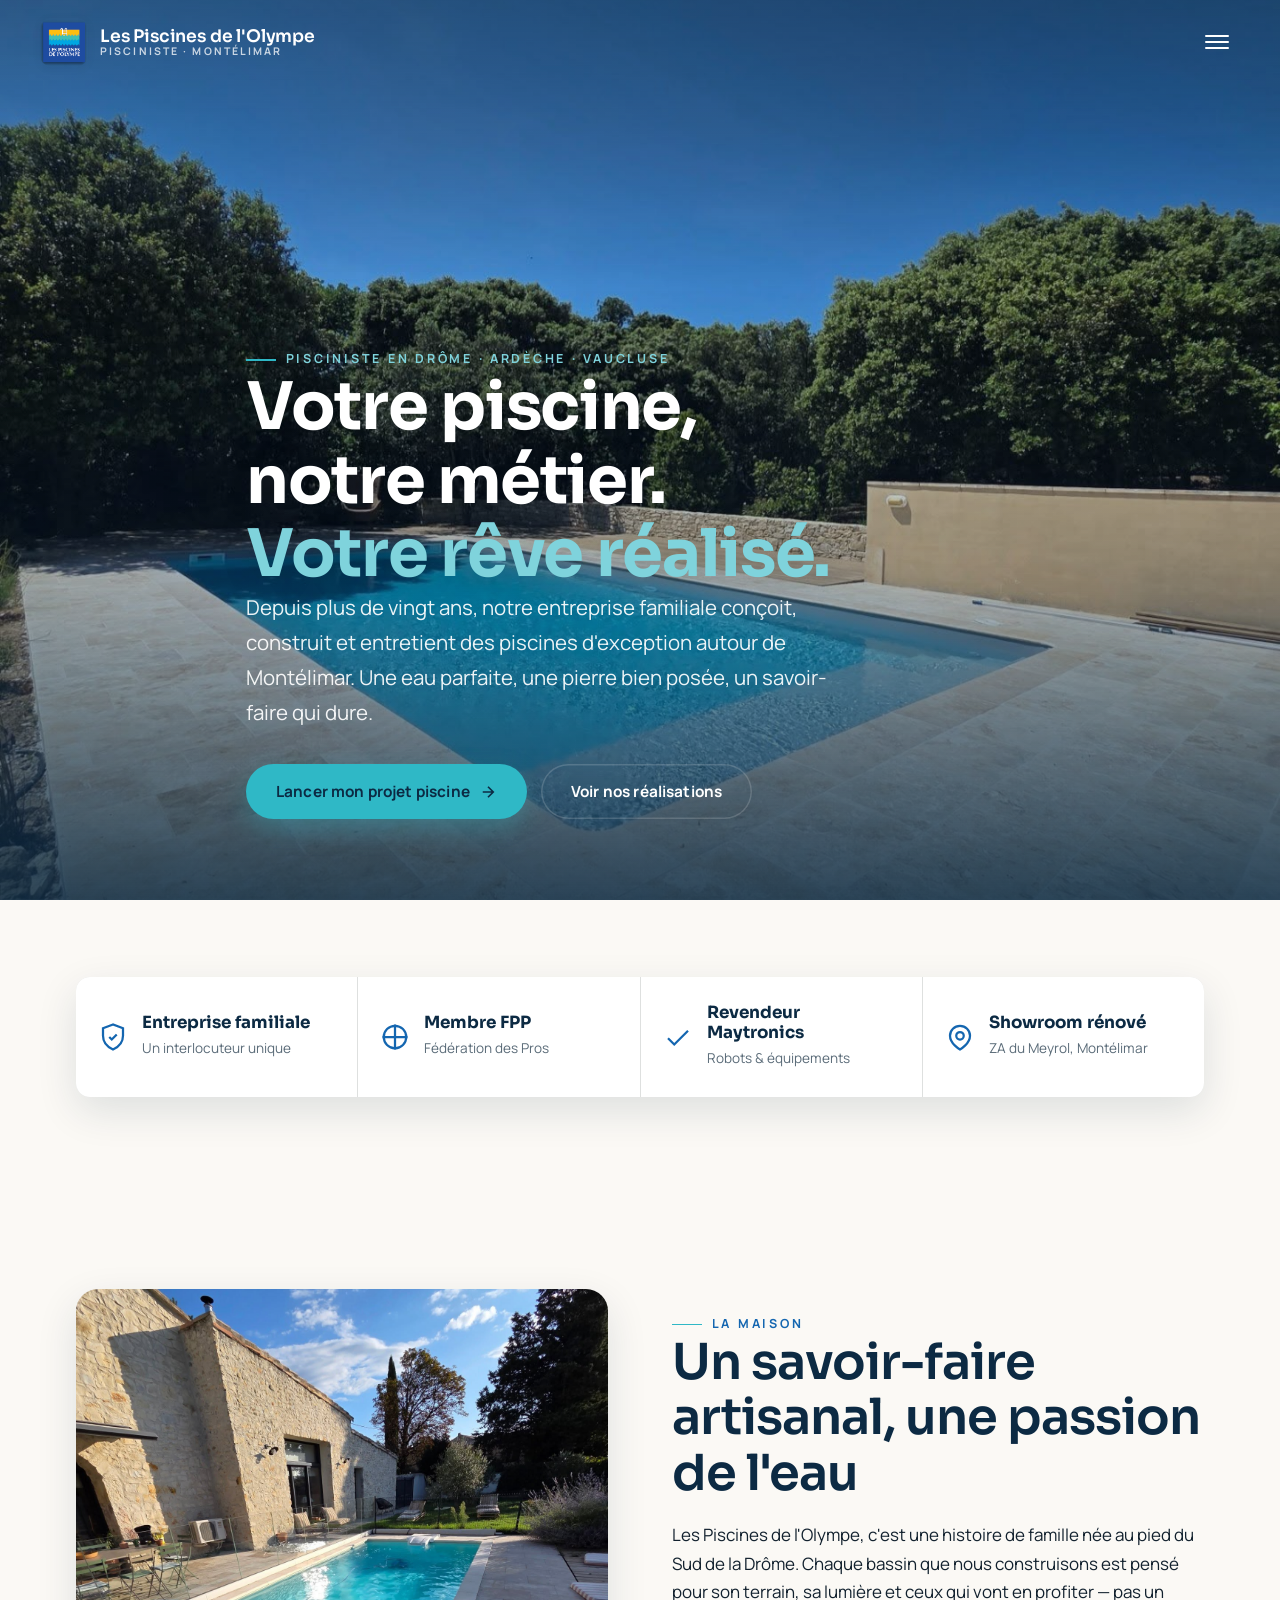
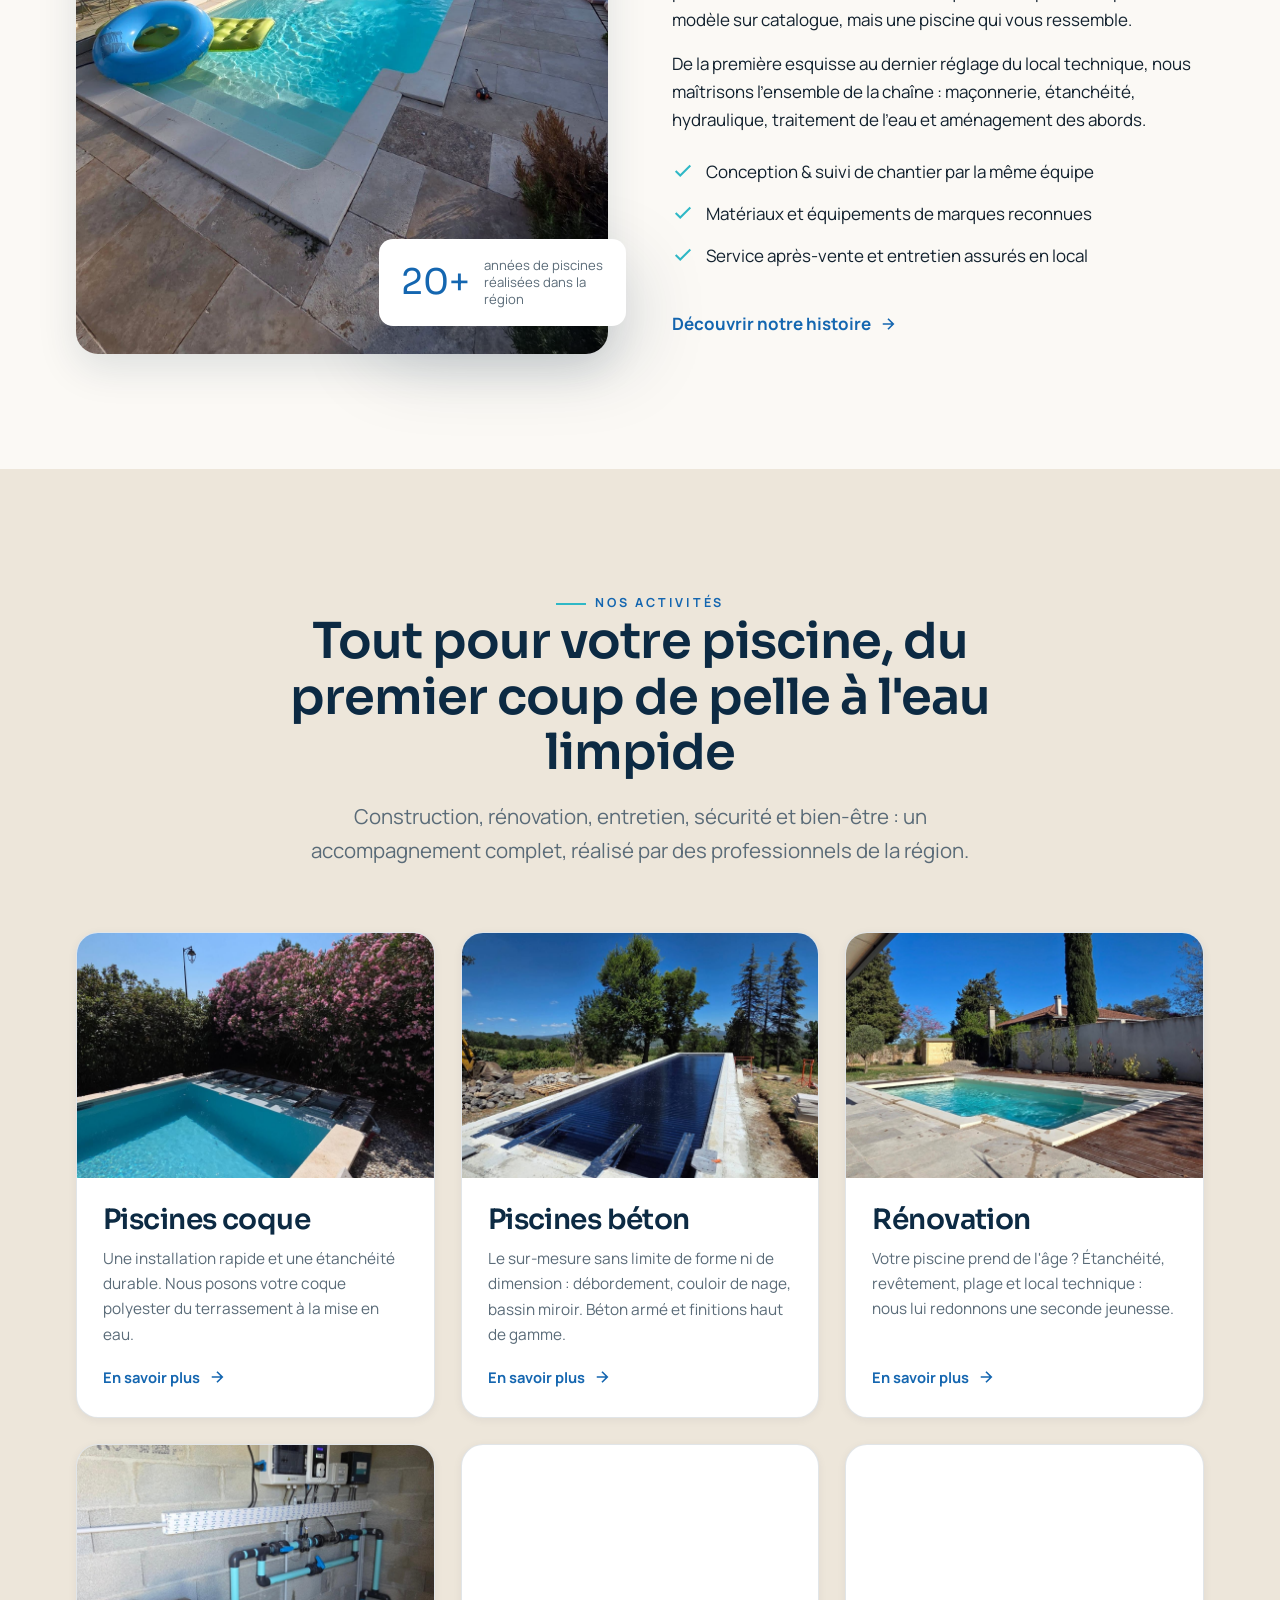
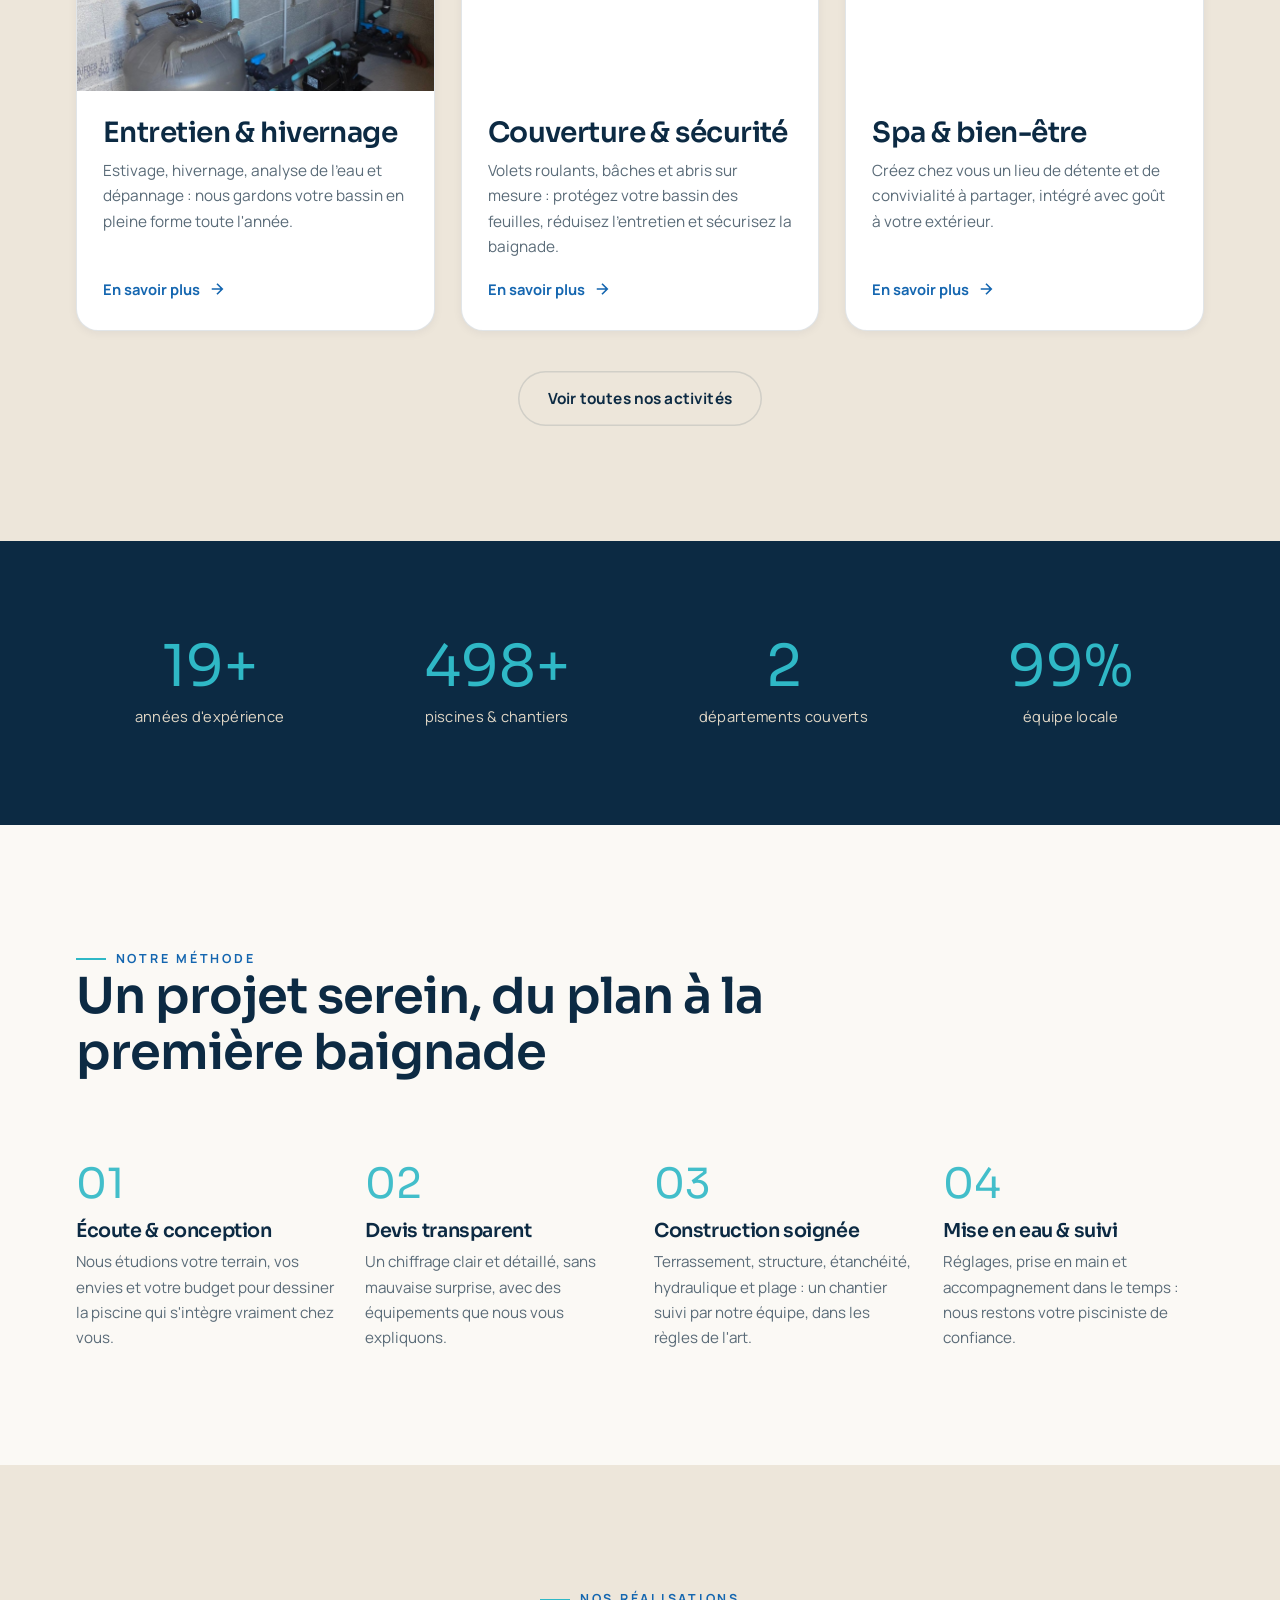
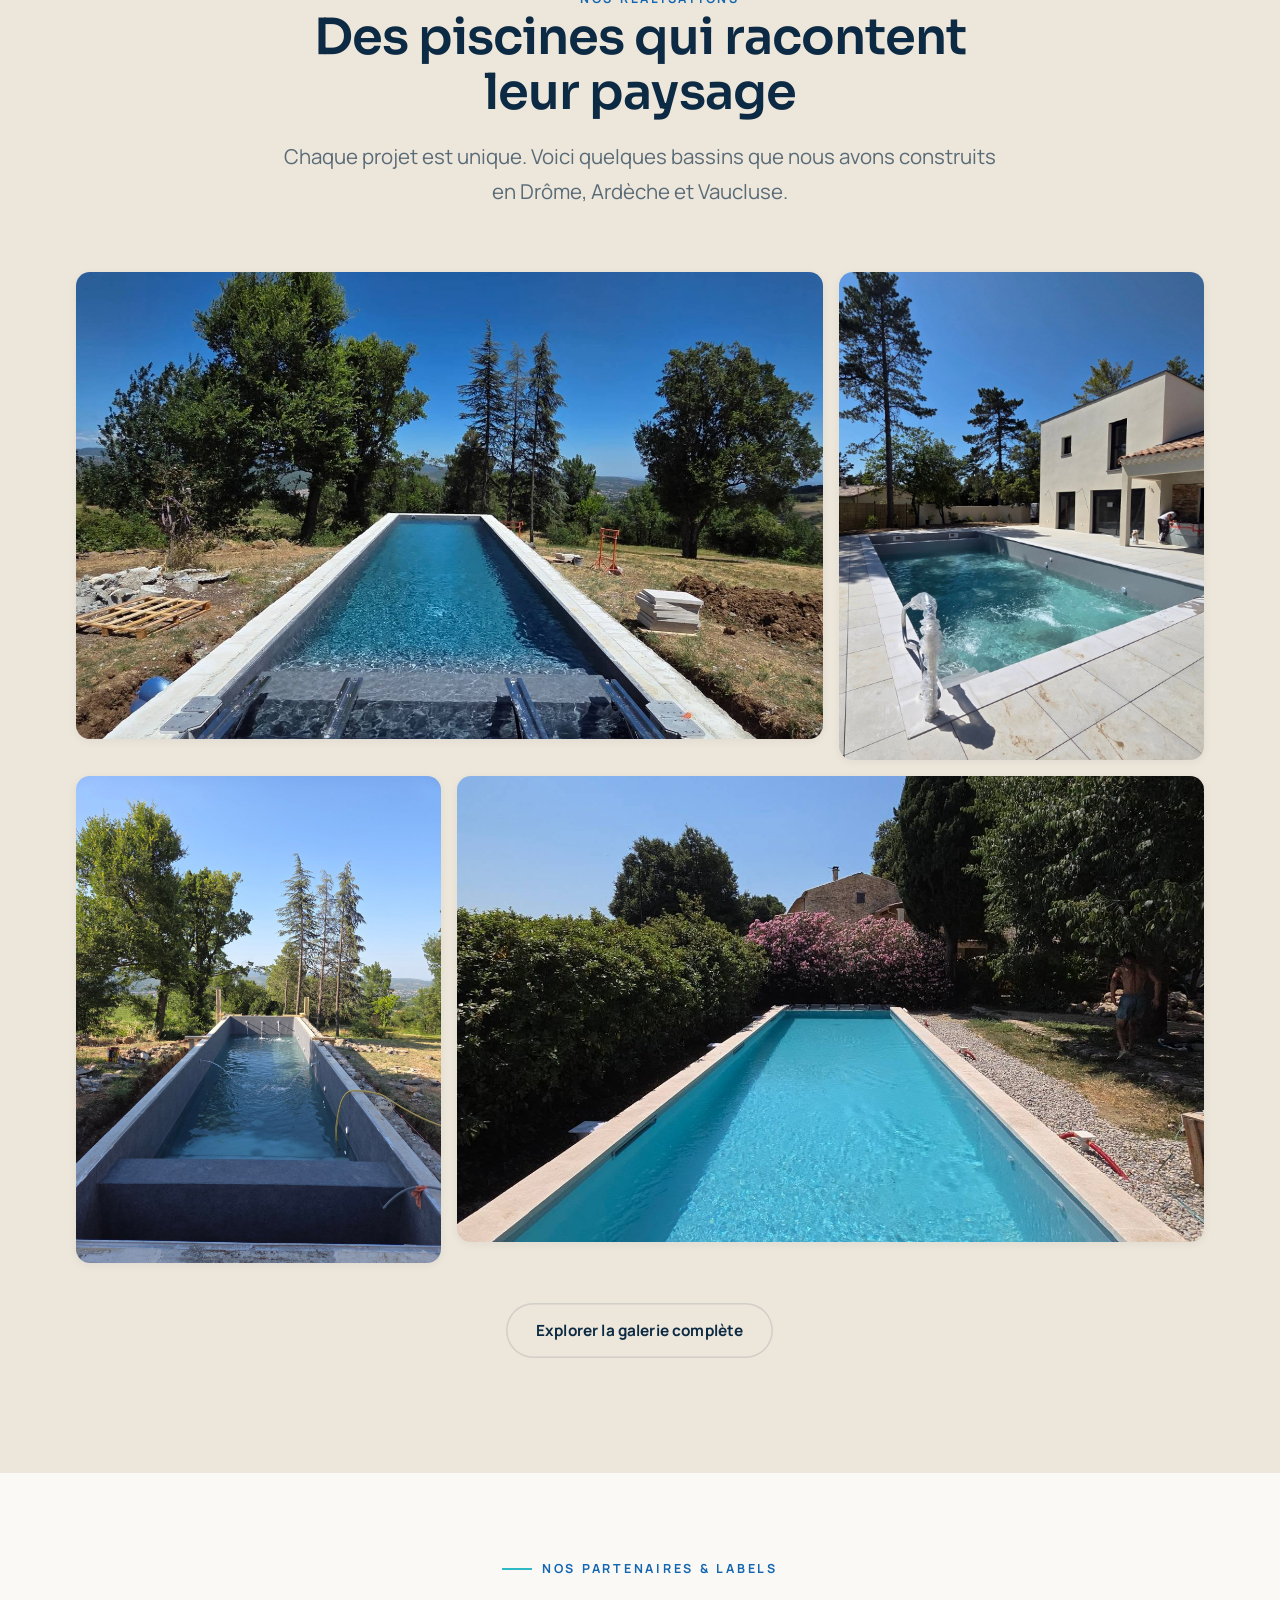
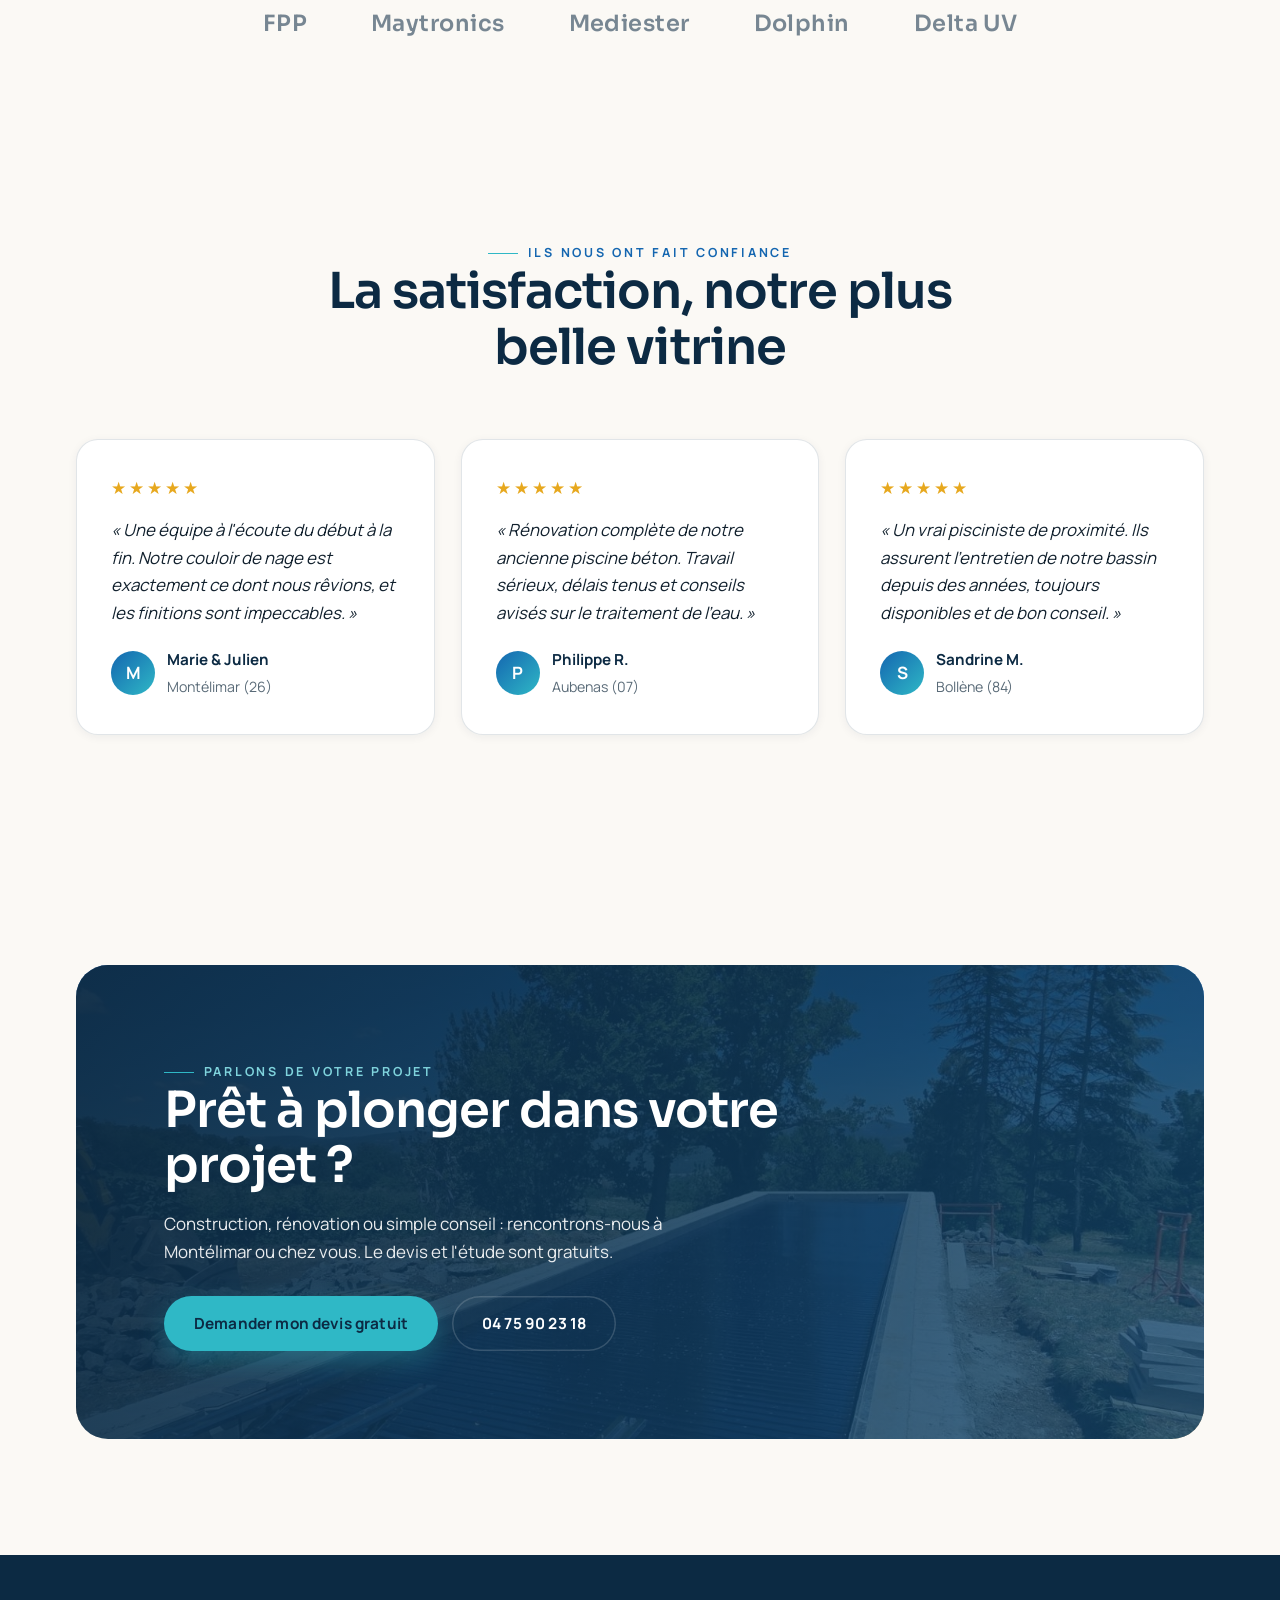
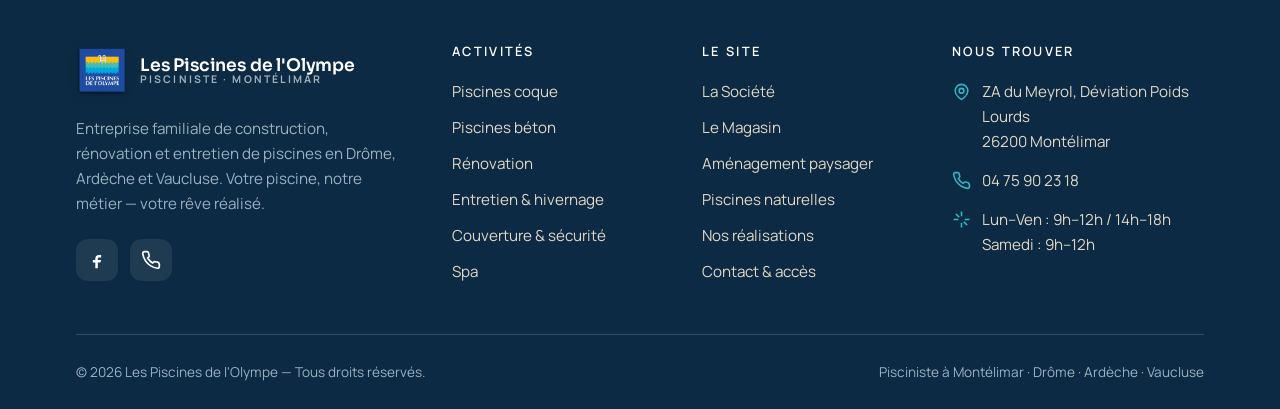
<file: index.html>
<!DOCTYPE html>
<html lang="fr">
<head>
<meta charset="UTF-8">
<meta name="viewport" content="width=device-width, initial-scale=1">
<title>Pisciniste à Montélimar | Construction de piscines Drôme Ardèche Vaucluse — Les Piscines de l'Olympe</title>
<meta name="description" content="Pisciniste familial à Montélimar depuis plus de 20 ans. Construction de piscines coque et béton, rénovation, entretien, couverture et spa en Drôme, Ardèche et Vaucluse. Votre rêve réalisé.">
<meta name="keywords" content="pisciniste Montélimar, construction piscine Drôme, piscine coque Ardèche, piscine béton Vaucluse, rénovation piscine, entretien piscine">
<link rel="canonical" href="https://www.lespiscinesdelolympe.fr/">
<meta name="theme-color" content="#0C2A43">
<meta name="robots" content="index, follow">
<!-- Open Graph -->
<meta property="og:type" content="website">
<meta property="og:locale" content="fr_FR">
<meta property="og:title" content="Les Piscines de l'Olympe — Pisciniste à Montélimar">
<meta property="og:description" content="Construction, rénovation et entretien de piscines premium en Drôme, Ardèche et Vaucluse. Votre piscine, notre métier.">
<meta property="og:image" content="https://www.lespiscinesdelolympe.fr/assets/img/piscine-travertin-jardin.jpg">
<meta property="og:url" content="https://www.lespiscinesdelolympe.fr/">
<link rel="icon" type="image/png" href="assets/img/logo-piscines-de-lolympe.png">
<link rel="preconnect" href="https://fonts.googleapis.com">
<link rel="preconnect" href="https://fonts.gstatic.com" crossorigin>
<link href="https://fonts.googleapis.com/css2?family=Sora:wght@400;500;600;700;800&family=Manrope:wght@400;500;600;700;800&display=swap" rel="stylesheet">
<link rel="stylesheet" href="assets/css/styles.css">
<script type="application/ld+json">
{
  "@context": "https://schema.org",
  "@type": "LocalBusiness",
  "@id": "https://www.lespiscinesdelolympe.fr/#business",
  "name": "Les Piscines de l'Olympe",
  "image": "https://www.lespiscinesdelolympe.fr/assets/img/piscine-couloir-nage-debordement.jpg",
  "description": "Pisciniste familial à Montélimar : construction de piscines coque et béton, rénovation, entretien et spa en Drôme, Ardèche et Vaucluse.",
  "url": "https://www.lespiscinesdelolympe.fr/",
  "telephone": "+33475902318",
  "priceRange": "€€",
  "address": {
    "@type": "PostalAddress",
    "streetAddress": "ZA du Meyrol, Déviation Poids Lourds",
    "addressLocality": "Montélimar",
    "postalCode": "26200",
    "addressCountry": "FR"
  },
  "areaServed": ["Drôme", "Ardèche", "Vaucluse"],
  "openingHoursSpecification": [
    { "@type": "OpeningHoursSpecification", "dayOfWeek": ["Monday","Tuesday","Wednesday","Thursday","Friday"], "opens": "09:00", "closes": "12:00" },
    { "@type": "OpeningHoursSpecification", "dayOfWeek": ["Monday","Tuesday","Wednesday","Thursday","Friday"], "opens": "14:00", "closes": "18:00" },
    { "@type": "OpeningHoursSpecification", "dayOfWeek": "Saturday", "opens": "09:00", "closes": "12:00" }
  ]
}
</script>
</head>
<body>

<!-- ================= HEADER ================= -->
<header class="header">
  <div class="container">
    <a class="brand" href="index.html" aria-label="Les Piscines de l'Olympe — accueil">
      <img loading="lazy" decoding="async" src="assets/img/logo-piscines-de-lolympe.png" alt="Logo Les Piscines de l'Olympe">
      <span class="brand-name"><b>Les Piscines de l'Olympe</b><span>Pisciniste · Montélimar</span></span>
    </a>
    <nav aria-label="Navigation principale">
      <ul class="nav">
        <li class="current"><a href="index.html">Accueil</a></li>
        <li><a href="la-societe.html">La Société</a></li>
        <li class="has-dropdown">
          <button class="nav-toggle" aria-haspopup="true" aria-expanded="false">Activités
            <svg class="chev" viewBox="0 0 24 24" fill="none" stroke="currentColor" stroke-width="2.2"><path d="m6 9 6 6 6-6"/></svg>
          </button>
          <div class="dropdown" role="menu">
            <a href="activites.html"><svg class="di" viewBox="0 0 24 24" fill="none" stroke="currentColor" stroke-width="2"><path d="M2 12h20M2 6h20M2 18h20"/></svg>Nos piscines — vue d'ensemble</a>
            <a href="piscines-coque.html"><svg class="di" viewBox="0 0 24 24" fill="none" stroke="currentColor" stroke-width="2"><path d="M4 15c2-2 4-2 6 0s4 2 6 0 4-2 4 0M2 20h20"/><path d="M6 12V5a2 2 0 0 1 2-2h8"/></svg>Installation Coques</a>
            <a href="piscines-beton.html"><svg class="di" viewBox="0 0 24 24" fill="none" stroke="currentColor" stroke-width="2"><path d="M3 21V8l9-5 9 5v13M3 21h18M9 21v-6h6v6"/></svg>Installation Béton</a>
            <a href="renovation.html"><svg class="di" viewBox="0 0 24 24" fill="none" stroke="currentColor" stroke-width="2"><path d="M14.7 6.3a4 4 0 0 0-5.6 5.6l-6 6L5 20l6-6a4 4 0 0 0 5.6-5.6z"/></svg>Rénovation</a>
            <a href="entretien.html"><svg class="di" viewBox="0 0 24 24" fill="none" stroke="currentColor" stroke-width="2"><path d="M12 2v6m0 8v6M4.9 4.9l4.2 4.2m5.8 5.8 4.2 4.2M2 12h6m8 0h6"/></svg>Entretien · Estivage · Hivernage</a>
            <a href="couverture.html"><svg class="di" viewBox="0 0 24 24" fill="none" stroke="currentColor" stroke-width="2"><path d="M12 2 2 7l10 5 10-5-10-5zM2 17l10 5 10-5M2 12l10 5 10-5"/></svg>Couverture · Sécurité</a>
            <a href="piscines-naturelles.html"><svg class="di" viewBox="0 0 24 24" fill="none" stroke="currentColor" stroke-width="2"><path d="M12 2s6 6 6 11a6 6 0 1 1-12 0c0-5 6-11 6-11z"/></svg>Piscines Naturelles</a>
            <a href="spa.html"><svg class="di" viewBox="0 0 24 24" fill="none" stroke="currentColor" stroke-width="2"><path d="M12 22a8 8 0 0 0 8-8H4a8 8 0 0 0 8 8zM7 10c0-1 1-1.5 1-3s-1-2-1-2m5 5c0-1 1-1.5 1-3s-1-2-1-2"/></svg>Spa</a>
          </div>
        </li>
        <li><a href="le-magasin.html">Le Magasin</a></li>
        <li><a href="amenagement-paysager.html">Aménagement Paysager</a></li>
        <li><a href="nos-realisations.html">Nos Réalisations</a></li>
      </ul>
    </nav>
    <div class="header-cta">
      <a class="header-phone" href="tel:+33475902318"><svg viewBox="0 0 24 24" fill="none" stroke="currentColor" stroke-width="2"><path d="M22 16.9v3a2 2 0 0 1-2.2 2 19.8 19.8 0 0 1-8.6-3.1 19.5 19.5 0 0 1-6-6 19.8 19.8 0 0 1-3.1-8.7A2 2 0 0 1 4.1 2h3a2 2 0 0 1 2 1.7c.1.9.3 1.8.6 2.7a2 2 0 0 1-.5 2.1L8 9.6a16 16 0 0 0 6 6l1.1-1.1a2 2 0 0 1 2.1-.5c.9.3 1.8.5 2.7.6a2 2 0 0 1 1.7 2z"/></svg>04 75 90 23 18</a>
      <a class="btn btn-primary" href="contact.html">Devis gratuit</a>
    </div>
    <button class="burger" aria-label="Ouvrir le menu" aria-expanded="false"><span></span><span></span><span></span></button>
  </div>
</header>

<!-- ================= MENU MOBILE ================= -->
<div class="mobile-nav" id="mobileNav">
  <ul>
    <li><a href="index.html">Accueil</a></li>
    <li><a href="la-societe.html">La Société</a></li>
    <li>
      <button class="m-toggle" aria-expanded="false">Activités <svg class="chev" viewBox="0 0 24 24" fill="none" stroke="currentColor" stroke-width="2.2"><path d="m6 9 6 6 6-6"/></svg></button>
      <div class="m-sub">
        <a href="activites.html">Nos piscines</a>
        <a href="piscines-coque.html">Installation Coques</a>
        <a href="piscines-beton.html">Installation Béton</a>
        <a href="renovation.html">Rénovation</a>
        <a href="entretien.html">Entretien · Estivage · Hivernage</a>
        <a href="couverture.html">Couverture · Sécurité</a>
        <a href="piscines-naturelles.html">Piscines Naturelles</a>
        <a href="spa.html">Spa</a>
      </div>
    </li>
    <li><a href="le-magasin.html">Le Magasin</a></li>
    <li><a href="amenagement-paysager.html">Aménagement Paysager</a></li>
    <li><a href="nos-realisations.html">Nos Réalisations</a></li>
    <li><a href="contact.html">Contact · Accès</a></li>
  </ul>
  <div class="mobile-cta">
    <a class="btn btn-primary" href="contact.html">Demander un devis gratuit</a>
    <a class="btn btn-ghost" href="tel:+33475902318">04 75 90 23 18</a>
  </div>
</div>

<main>
  <!-- ================= HERO ================= -->
  <section class="hero">
    <div class="hero-media">
      <img src="assets/img/piscine-travertin-jardin.jpg" alt="Piscine en travertin à l'eau turquoise réalisée par Les Piscines de l'Olympe en Drôme provençale" fetchpriority="high">
    </div>
    <div class="container hero-inner">
      <span class="kicker light reveal">Pisciniste en Drôme · Ardèche · Vaucluse</span>
      <h1 class="reveal d1">Votre piscine,<br>notre métier.<br><em>Votre rêve réalisé.</em></h1>
      <p class="lead reveal d2">Depuis plus de vingt ans, notre entreprise familiale conçoit, construit et entretient des piscines d'exception autour de Montélimar. Une eau parfaite, une pierre bien posée, un savoir-faire qui dure.</p>
      <div class="hero-cta reveal d3">
        <a class="btn btn-aqua" href="contact.html">Lancer mon projet piscine
          <svg viewBox="0 0 24 24" fill="none" stroke="currentColor" stroke-width="2.2"><path d="M5 12h14M12 5l7 7-7 7"/></svg></a>
        <a class="btn btn-outline-light" href="nos-realisations.html">Voir nos réalisations</a>
      </div>
    </div>
  </section>

  <!-- ================= BANDEAU CONFIANCE ================= -->
  <section class="section-sm bg-cream">
    <div class="container">
      <div class="trust-bar reveal">
        <div class="ti"><svg viewBox="0 0 24 24" fill="none" stroke="currentColor" stroke-width="1.8"><path d="M12 2 4 5v6c0 5 3.4 8.9 8 11 4.6-2.1 8-6 8-11V5l-8-3z"/><path d="m9 12 2 2 4-4"/></svg><div><b>Entreprise familiale</b><small>Un interlocuteur unique</small></div></div>
        <div class="ti"><svg viewBox="0 0 24 24" fill="none" stroke="currentColor" stroke-width="1.8"><path d="M12 2v20M2 12h20"/><circle cx="12" cy="12" r="9"/></svg><div><b>Membre FPP</b><small>Fédération des Pros</small></div></div>
        <div class="ti"><svg viewBox="0 0 24 24" fill="none" stroke="currentColor" stroke-width="1.8"><path d="M20 7 9 18l-5-5"/></svg><div><b>Revendeur Maytronics</b><small>Robots &amp; équipements</small></div></div>
        <div class="ti"><svg viewBox="0 0 24 24" fill="none" stroke="currentColor" stroke-width="1.8"><path d="M12 22s8-4.5 8-11a8 8 0 1 0-16 0c0 6.5 8 11 8 11z"/><circle cx="12" cy="11" r="3"/></svg><div><b>Showroom rénové</b><small>ZA du Meyrol, Montélimar</small></div></div>
      </div>
    </div>
  </section>

  <!-- ================= LA SOCIÉTÉ (teaser) ================= -->
  <section class="section bg-cream">
    <div class="container">
      <div class="split">
        <div class="split-media reveal">
          <img loading="lazy" decoding="async" src="assets/img/piscine-jardin-anime.jpg" alt="Piscine en pierre devant un mas provençal, réalisée par Les Piscines de l'Olympe">
          <div class="media-badge br">
            <div class="num" data-count="20" data-suffix="+">20+</div>
            <small>années de piscines réalisées dans la région</small>
          </div>
        </div>
        <div class="split-body reveal d1">
          <span class="kicker">La maison</span>
          <h2>Un savoir-faire artisanal, une passion de l'eau</h2>
          <p>Les Piscines de l'Olympe, c'est une histoire de famille née au pied du Sud de la Drôme. Chaque bassin que nous construisons est pensé pour son terrain, sa lumière et ceux qui vont en profiter — pas un modèle sur catalogue, mais une piscine qui vous ressemble.</p>
          <p>De la première esquisse au dernier réglage du local technique, nous maîtrisons l'ensemble de la chaîne : maçonnerie, étanchéité, hydraulique, traitement de l'eau et aménagement des abords.</p>
          <ul class="checklist mt-2">
            <li><svg viewBox="0 0 24 24" fill="none" stroke="currentColor" stroke-width="2.2"><path d="M20 6 9 17l-5-5"/></svg><span>Conception &amp; suivi de chantier par la même équipe</span></li>
            <li><svg viewBox="0 0 24 24" fill="none" stroke="currentColor" stroke-width="2.2"><path d="M20 6 9 17l-5-5"/></svg><span>Matériaux et équipements de marques reconnues</span></li>
            <li><svg viewBox="0 0 24 24" fill="none" stroke="currentColor" stroke-width="2.2"><path d="M20 6 9 17l-5-5"/></svg><span>Service après-vente et entretien assurés en local</span></li>
          </ul>
          <a class="link-arrow mt-3" href="la-societe.html">Découvrir notre histoire
            <svg viewBox="0 0 24 24" fill="none" stroke="currentColor" stroke-width="2.2"><path d="M5 12h14M12 5l7 7-7 7"/></svg></a>
        </div>
      </div>
    </div>
  </section>

  <!-- ================= SERVICES ================= -->
  <section class="section bg-sand">
    <div class="container">
      <div class="sec-head center reveal">
        <span class="kicker center">Nos activités</span>
        <h2>Tout pour votre piscine, du premier coup de pelle à l'eau limpide</h2>
        <p class="lead">Construction, rénovation, entretien, sécurité et bien-être : un accompagnement complet, réalisé par des professionnels de la région.</p>
      </div>
      <div class="grid grid-3">
        <article class="card reveal">
          <div class="card-media"><img loading="lazy" decoding="async" src="assets/img/piscine-laurier-rose.jpg" alt="Piscine coque bordée de lauriers roses en Provence"></div>
          <div class="card-body">
            <h3>Piscines coque</h3>
            <p>Une installation rapide et une étanchéité durable. Nous posons votre coque polyester du terrassement à la mise en eau.</p>
            <a class="link-arrow" href="piscines-coque.html">En savoir plus <svg viewBox="0 0 24 24" fill="none" stroke="currentColor" stroke-width="2.2"><path d="M5 12h14M12 5l7 7-7 7"/></svg></a>
          </div>
        </article>
        <article class="card reveal d1">
          <div class="card-media"><img loading="lazy" decoding="async" src="assets/img/piscine-couloir-nage-debordement.jpg" alt="Piscine béton sur mesure, couloir de nage à débordement"></div>
          <div class="card-body">
            <h3>Piscines béton</h3>
            <p>Le sur-mesure sans limite de forme ni de dimension : débordement, couloir de nage, bassin miroir. Béton armé et finitions haut de gamme.</p>
            <a class="link-arrow" href="piscines-beton.html">En savoir plus <svg viewBox="0 0 24 24" fill="none" stroke="currentColor" stroke-width="2.2"><path d="M5 12h14M12 5l7 7-7 7"/></svg></a>
          </div>
        </article>
        <article class="card reveal d2">
          <div class="card-media"><img loading="lazy" decoding="async" src="assets/img/piscine-cypres.jpg" alt="Piscine rénovée avec plage bois et cyprès"></div>
          <div class="card-body">
            <h3>Rénovation</h3>
            <p>Votre piscine prend de l'âge ? Étanchéité, revêtement, plage et local technique : nous lui redonnons une seconde jeunesse.</p>
            <a class="link-arrow" href="renovation.html">En savoir plus <svg viewBox="0 0 24 24" fill="none" stroke="currentColor" stroke-width="2.2"><path d="M5 12h14M12 5l7 7-7 7"/></svg></a>
          </div>
        </article>
        <article class="card reveal">
          <div class="card-media"><img loading="lazy" decoding="async" src="assets/img/local-technique-filtration.jpg" alt="Local technique de filtration de piscine installé par Les Piscines de l'Olympe"></div>
          <div class="card-body">
            <h3>Entretien &amp; hivernage</h3>
            <p>Estivage, hivernage, analyse de l'eau et dépannage : nous gardons votre bassin en pleine forme toute l'année.</p>
            <a class="link-arrow" href="entretien.html">En savoir plus <svg viewBox="0 0 24 24" fill="none" stroke="currentColor" stroke-width="2.2"><path d="M5 12h14M12 5l7 7-7 7"/></svg></a>
          </div>
        </article>
        <article class="card reveal d1">
          <div class="card-media"><img loading="lazy" decoding="async" src="assets/img/piscine-volet-mas.jpg" alt="Volet de sécurité fermé sur une piscine devant un mas"></div>
          <div class="card-body">
            <h3>Couverture &amp; sécurité</h3>
            <p>Volets roulants, bâches et abris sur mesure : protégez votre bassin des feuilles, réduisez l'entretien et sécurisez la baignade.</p>
            <a class="link-arrow" href="couverture.html">En savoir plus <svg viewBox="0 0 24 24" fill="none" stroke="currentColor" stroke-width="2.2"><path d="M5 12h14M12 5l7 7-7 7"/></svg></a>
          </div>
        </article>
        <article class="card reveal d2">
          <div class="card-media"><img loading="lazy" decoding="async" src="assets/img/terrasse-pergola-piscine.jpg" alt="Terrasse couverte et espace détente au bord d'une piscine"></div>
          <div class="card-body">
            <h3>Spa &amp; bien-être</h3>
            <p>Créez chez vous un lieu de détente et de convivialité à partager, intégré avec goût à votre extérieur.</p>
            <a class="link-arrow" href="spa.html">En savoir plus <svg viewBox="0 0 24 24" fill="none" stroke="currentColor" stroke-width="2.2"><path d="M5 12h14M12 5l7 7-7 7"/></svg></a>
          </div>
        </article>
      </div>
      <div class="center mt-3 reveal">
        <a class="btn btn-ghost" href="activites.html">Voir toutes nos activités</a>
      </div>
    </div>
  </section>

  <!-- ================= STATS ================= -->
  <section class="section-sm bg-navy">
    <div class="container">
      <div class="stats">
        <div class="stat reveal"><div class="n"><span data-count="20" data-suffix="+">20+</span></div><div class="l">années d'expérience</div></div>
        <div class="stat reveal d1"><div class="n"><span data-count="500" data-suffix="+">500+</span></div><div class="l">piscines &amp; chantiers</div></div>
        <div class="stat reveal d2"><div class="n"><span data-count="3">3</span></div><div class="l">départements couverts</div></div>
        <div class="stat reveal d3"><div class="n"><span data-count="100" data-suffix="%">100%</span></div><div class="l">équipe locale</div></div>
      </div>
    </div>
  </section>

  <!-- ================= MÉTHODE / PROCESS ================= -->
  <section class="section bg-cream">
    <div class="container">
      <div class="sec-head reveal">
        <span class="kicker">Notre méthode</span>
        <h2>Un projet serein, du plan à la première baignade</h2>
      </div>
      <div class="steps cols">
        <div class="step reveal"><h3>Écoute &amp; conception</h3><p>Nous étudions votre terrain, vos envies et votre budget pour dessiner la piscine qui s'intègre vraiment chez vous.</p></div>
        <div class="step reveal d1"><h3>Devis transparent</h3><p>Un chiffrage clair et détaillé, sans mauvaise surprise, avec des équipements que nous vous expliquons.</p></div>
        <div class="step reveal d2"><h3>Construction soignée</h3><p>Terrassement, structure, étanchéité, hydraulique et plage : un chantier suivi par notre équipe, dans les règles de l'art.</p></div>
        <div class="step reveal d3"><h3>Mise en eau &amp; suivi</h3><p>Réglages, prise en main et accompagnement dans le temps : nous restons votre pisciniste de confiance.</p></div>
      </div>
    </div>
  </section>

  <!-- ================= RÉALISATIONS ================= -->
  <section class="section bg-sand">
    <div class="container">
      <div class="sec-head center reveal">
        <span class="kicker center">Nos réalisations</span>
        <h2>Des piscines qui racontent leur paysage</h2>
        <p class="lead">Chaque projet est unique. Voici quelques bassins que nous avons construits en Drôme, Ardèche et Vaucluse.</p>
      </div>
      <div class="gallery reveal">
        <figure class="g-item g-wide"><img loading="lazy" decoding="async" src="assets/img/piscine-miroir-vue-panoramique.jpg" alt="Piscine miroir avec vue panoramique sur la campagne"><figcaption class="cap"><b>Bassin miroir panoramique</b><small>Sud Ardèche</small></figcaption></figure>
        <figure class="g-item g-tall"><img loading="lazy" decoding="async" src="assets/img/villa-piscine-provence.jpg" alt="Piscine béton au pied d'une villa contemporaine"><figcaption class="cap"><b>Piscine &amp; villa contemporaine</b><small>Vaucluse</small></figcaption></figure>
        <figure class="g-item g-tall"><img loading="lazy" decoding="async" src="assets/img/couloir-nage-jets-panorama.jpg" alt="Couloir de nage à jets face aux collines"><figcaption class="cap"><b>Couloir de nage panoramique</b><small>Drôme provençale</small></figcaption></figure>
        <figure class="g-item g-wide"><img loading="lazy" decoding="async" src="assets/img/piscine-turquoise-colline.jpg" alt="Piscine turquoise sur les hauteurs, entourée de lauriers"><figcaption class="cap"><b>Piscine turquoise &amp; jardin</b><small>Ardèche</small></figcaption></figure>
      </div>
      <div class="center mt-3 reveal">
        <a class="btn btn-ghost" href="nos-realisations.html">Explorer la galerie complète</a>
      </div>
    </div>
  </section>

  <!-- ================= PARTENAIRES ================= -->
  <section class="section-sm bg-cream">
    <div class="container center">
      <p class="kicker center reveal" style="justify-content:center;margin-bottom:26px">Nos partenaires &amp; labels</p>
      <div class="partners reveal d1">
        <span class="p-item">FPP</span>
        <span class="p-item">Maytronics</span>
        <span class="p-item">Mediester</span>
        <span class="p-item">Dolphin</span>
        <span class="p-item">Delta UV</span>
      </div>
    </div>
  </section>

  <!-- ================= TÉMOIGNAGES ================= -->
  <section class="section bg-cream">
    <div class="container">
      <div class="sec-head center reveal">
        <span class="kicker center">Ils nous ont fait confiance</span>
        <h2>La satisfaction, notre plus belle vitrine</h2>
      </div>
      <div class="grid grid-3">
        <blockquote class="quote reveal">
          <div class="stars">★★★★★</div>
          <p>« Une équipe à l'écoute du début à la fin. Notre couloir de nage est exactement ce dont nous rêvions, et les finitions sont impeccables. »</p>
          <div class="who"><span class="av">M</span><span><b>Marie &amp; Julien</b><small>Montélimar (26)</small></span></div>
        </blockquote>
        <blockquote class="quote reveal d1">
          <div class="stars">★★★★★</div>
          <p>« Rénovation complète de notre ancienne piscine béton. Travail sérieux, délais tenus et conseils avisés sur le traitement de l'eau. »</p>
          <div class="who"><span class="av">P</span><span><b>Philippe R.</b><small>Aubenas (07)</small></span></div>
        </blockquote>
        <blockquote class="quote reveal d2">
          <div class="stars">★★★★★</div>
          <p>« Un vrai pisciniste de proximité. Ils assurent l'entretien de notre bassin depuis des années, toujours disponibles et de bon conseil. »</p>
          <div class="who"><span class="av">S</span><span><b>Sandrine M.</b><small>Bollène (84)</small></span></div>
        </blockquote>
      </div>
    </div>
  </section>

  <!-- ================= CTA ================= -->
  <section class="section bg-cream">
    <div class="container">
      <div class="cta-band reveal">
        <div class="cta-media"><img loading="lazy" decoding="async" src="assets/img/piscine-couloir-nage-debordement.jpg" alt=""></div>
        <span class="kicker light">Parlons de votre projet</span>
        <h2>Prêt à plonger dans votre projet ?</h2>
        <p>Construction, rénovation ou simple conseil : rencontrons-nous à Montélimar ou chez vous. Le devis et l'étude sont gratuits.</p>
        <div class="hero-cta">
          <a class="btn btn-aqua" href="contact.html">Demander mon devis gratuit</a>
          <a class="btn btn-outline-light" href="tel:+33475902318">04 75 90 23 18</a>
        </div>
      </div>
    </div>
  </section>
</main>

<!-- ================= FOOTER ================= -->
<footer class="footer">
  <div class="container">
    <div class="footer-grid">
      <div>
        <a class="brand" href="index.html">
          <img loading="lazy" decoding="async" src="assets/img/logo-piscines-de-lolympe.png" alt="Logo Les Piscines de l'Olympe" style="width:52px;height:52px">
          <span class="brand-name"><b>Les Piscines de l'Olympe</b><span>Pisciniste · Montélimar</span></span>
        </a>
        <p class="f-about">Entreprise familiale de construction, rénovation et entretien de piscines en Drôme, Ardèche et Vaucluse. Votre piscine, notre métier — votre rêve réalisé.</p>
        <div class="socials">
          <a href="https://www.facebook.com/lespiscinesdelolympe" target="_blank" rel="noopener" aria-label="Facebook"><svg viewBox="0 0 24 24" fill="currentColor"><path d="M14 9h3V6h-3c-2.2 0-4 1.8-4 4v2H7v3h3v7h3v-7h3l1-3h-4v-2c0-.6.4-1 1-1z"/></svg></a>
          <a href="tel:+33475902318" aria-label="Téléphone"><svg viewBox="0 0 24 24" fill="none" stroke="currentColor" stroke-width="2"><path d="M22 16.9v3a2 2 0 0 1-2.2 2 19.8 19.8 0 0 1-8.6-3.1 19.5 19.5 0 0 1-6-6 19.8 19.8 0 0 1-3.1-8.7A2 2 0 0 1 4.1 2h3a2 2 0 0 1 2 1.7c.1.9.3 1.8.6 2.7a2 2 0 0 1-.5 2.1L8 9.6a16 16 0 0 0 6 6l1.1-1.1a2 2 0 0 1 2.1-.5c.9.3 1.8.5 2.7.6a2 2 0 0 1 1.7 2z"/></svg></a>
        </div>
      </div>
      <div>
        <h4>Activités</h4>
        <div class="f-links">
          <a href="piscines-coque.html">Piscines coque</a>
          <a href="piscines-beton.html">Piscines béton</a>
          <a href="renovation.html">Rénovation</a>
          <a href="entretien.html">Entretien &amp; hivernage</a>
          <a href="couverture.html">Couverture &amp; sécurité</a>
          <a href="spa.html">Spa</a>
        </div>
      </div>
      <div>
        <h4>Le site</h4>
        <div class="f-links">
          <a href="la-societe.html">La Société</a>
          <a href="le-magasin.html">Le Magasin</a>
          <a href="amenagement-paysager.html">Aménagement paysager</a>
          <a href="piscines-naturelles.html">Piscines naturelles</a>
          <a href="nos-realisations.html">Nos réalisations</a>
          <a href="contact.html">Contact &amp; accès</a>
        </div>
      </div>
      <div>
        <h4>Nous trouver</h4>
        <div class="f-contact">
          <div class="fc"><svg viewBox="0 0 24 24" fill="none" stroke="currentColor" stroke-width="2"><path d="M12 22s8-4.5 8-11a8 8 0 1 0-16 0c0 6.5 8 11 8 11z"/><circle cx="12" cy="11" r="3"/></svg><span>ZA du Meyrol, Déviation Poids Lourds<br>26200 Montélimar</span></div>
          <div class="fc"><svg viewBox="0 0 24 24" fill="none" stroke="currentColor" stroke-width="2"><path d="M22 16.9v3a2 2 0 0 1-2.2 2 19.8 19.8 0 0 1-8.6-3.1 19.5 19.5 0 0 1-6-6 19.8 19.8 0 0 1-3.1-8.7A2 2 0 0 1 4.1 2h3a2 2 0 0 1 2 1.7c.1.9.3 1.8.6 2.7a2 2 0 0 1-.5 2.1L8 9.6a16 16 0 0 0 6 6l1.1-1.1a2 2 0 0 1 2.1-.5c.9.3 1.8.5 2.7.6a2 2 0 0 1 1.7 2z"/></svg><a href="tel:+33475902318">04 75 90 23 18</a></div>
          <div class="fc"><svg viewBox="0 0 24 24" fill="none" stroke="currentColor" stroke-width="2"><path d="M12 2v6m0 8v6M4.9 4.9l4.2 4.2m5.8 5.8 4.2 4.2M2 12h6m8 0h6"/></svg><span>Lun–Ven : 9h–12h / 14h–18h<br>Samedi : 9h–12h</span></div>
        </div>
      </div>
    </div>
    <div class="footer-bottom">
      <span>© <span data-year>2026</span> Les Piscines de l'Olympe — Tous droits réservés.</span>
      <span>Pisciniste à Montélimar · Drôme · Ardèche · Vaucluse</span>
    </div>
  </div>
</footer>

<script src="assets/js/main.js"></script>
</body>
</html>
</file>
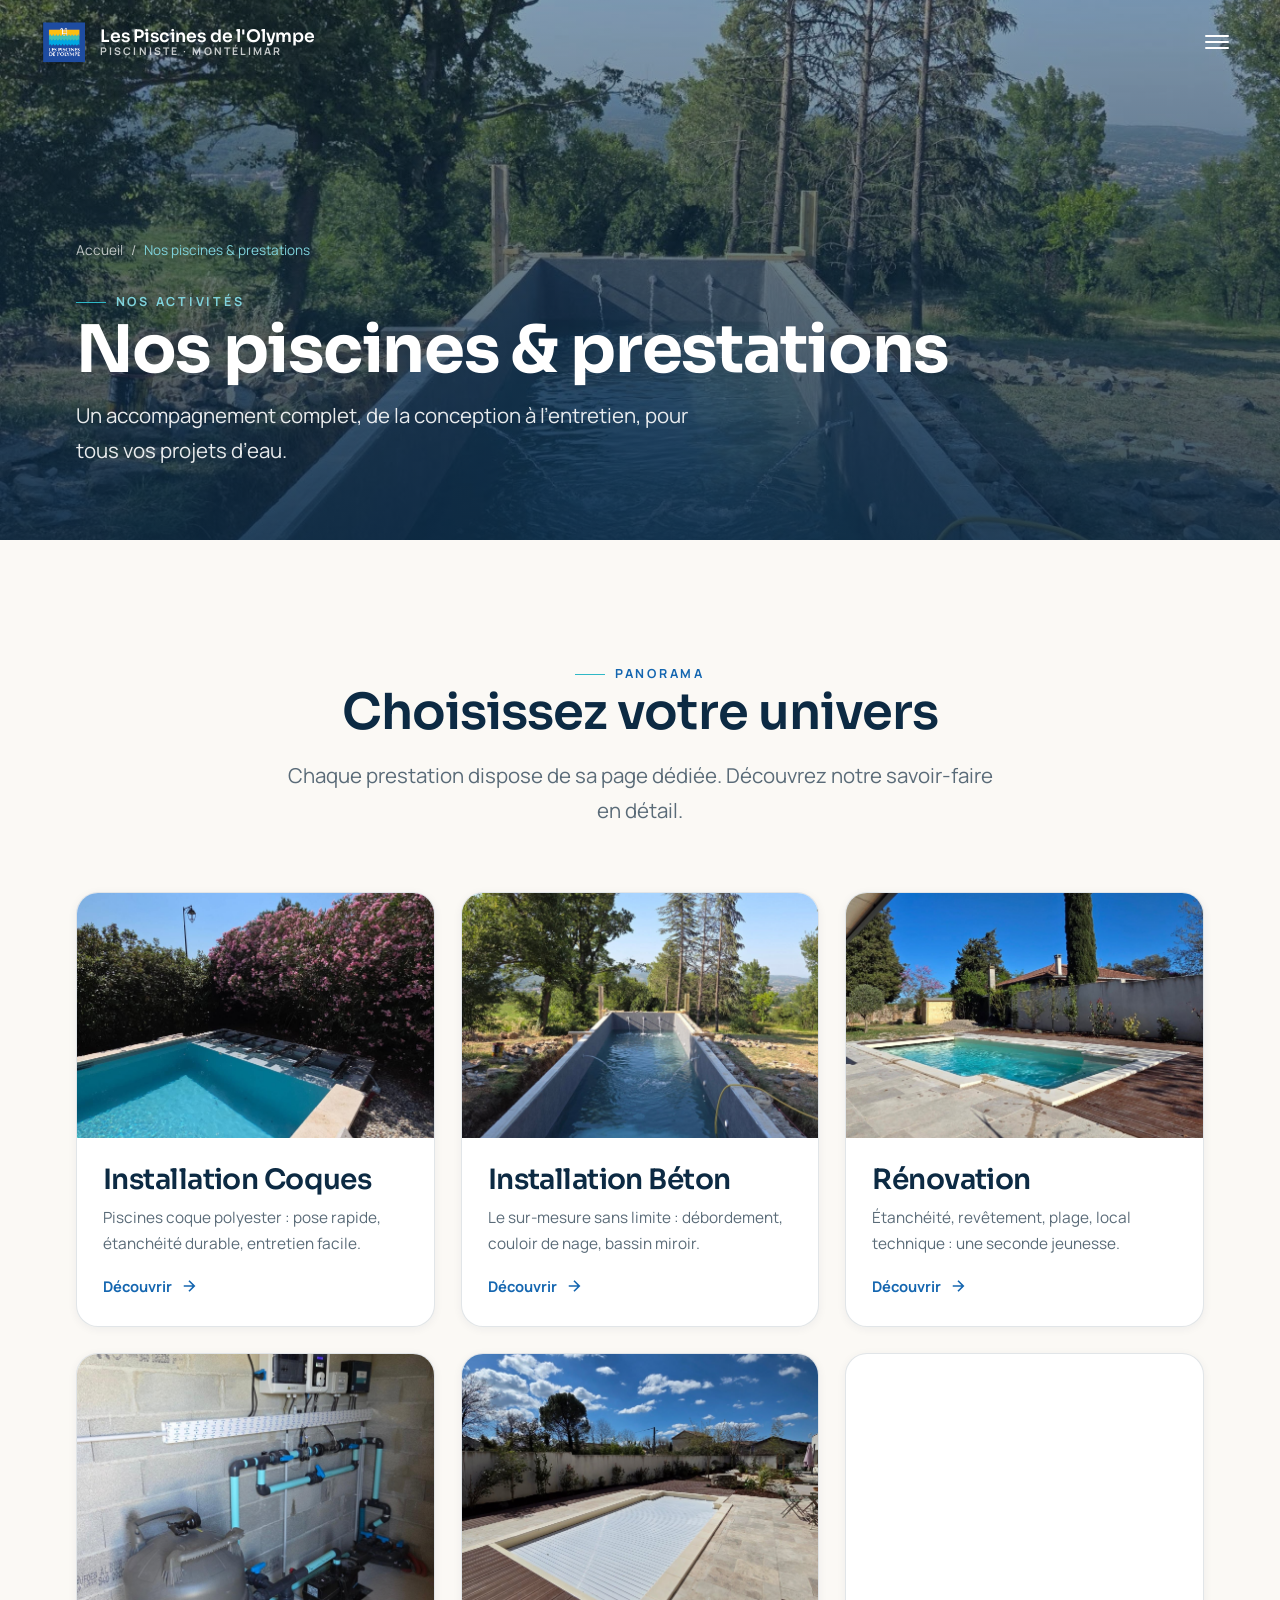
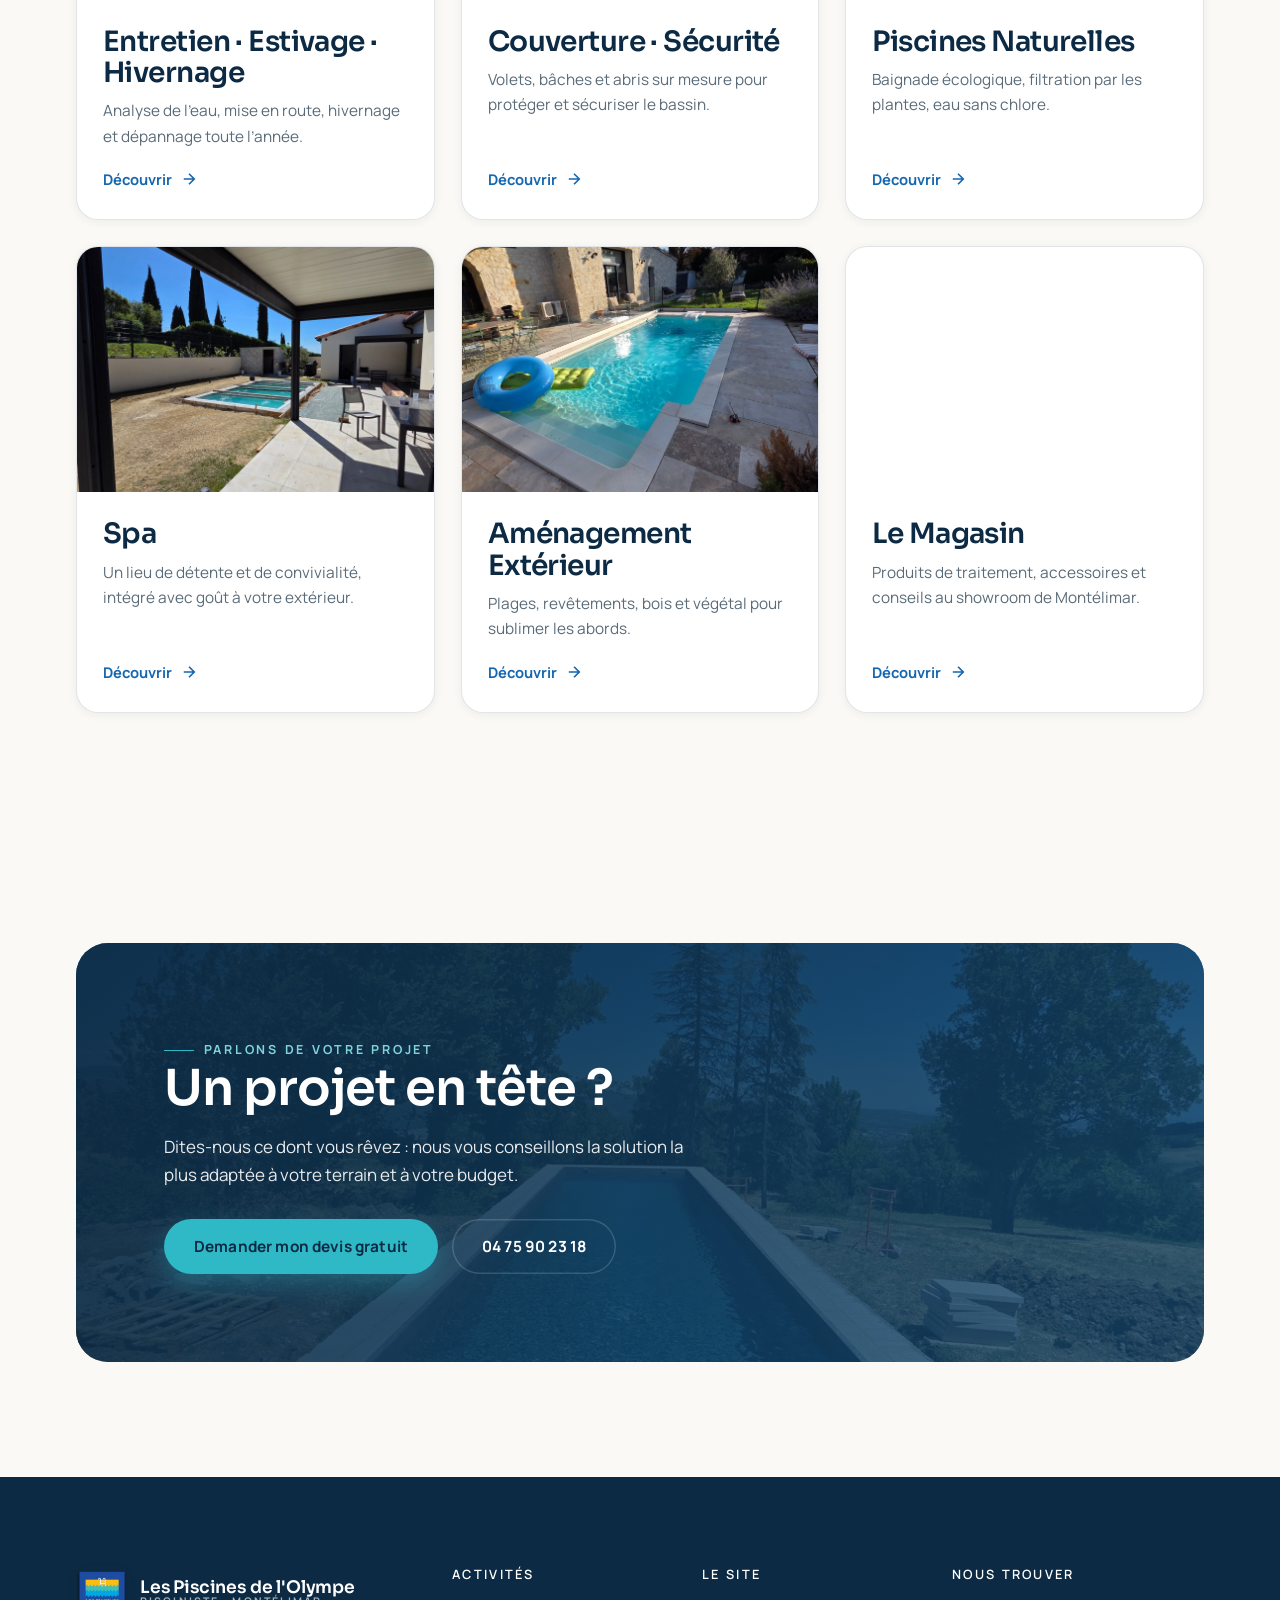
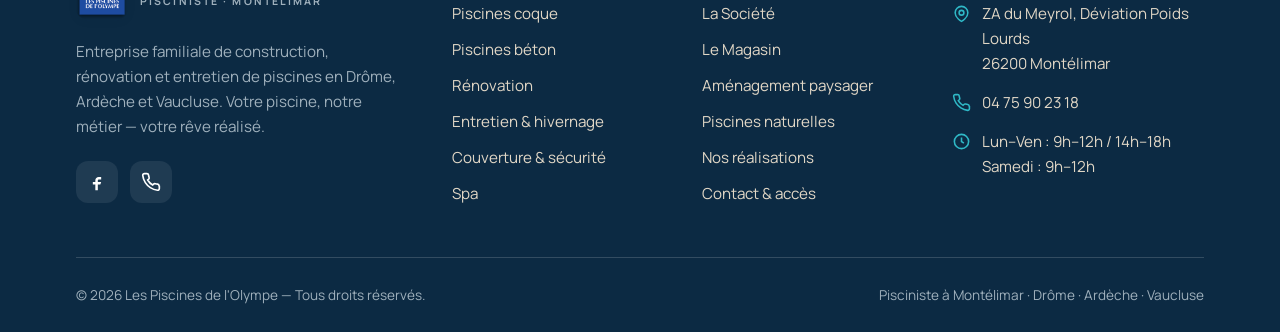
<file: activites.html>
<!DOCTYPE html>
<html lang="fr">
<head>
<meta charset="UTF-8">
<meta name="viewport" content="width=device-width, initial-scale=1">
<title>Nos Activités — Construction, rénovation & entretien de piscines | Les Piscines de l’Olympe</title>
<meta name="description" content="Toutes nos activités de pisciniste : piscines coque et béton, rénovation, entretien, couverture et sécurité, piscines naturelles, spa et aménagement en Drôme, Ardèche et Vaucluse.">
<link rel="canonical" href="https://www.lespiscinesdelolympe.fr/activites.html">
<meta name="theme-color" content="#0C2A43">
<meta name="robots" content="index, follow">
<meta property="og:type" content="website">
<meta property="og:locale" content="fr_FR">
<meta property="og:title" content="Nos Activités — Construction, rénovation & entretien de piscines | Les Piscines de l’Olympe">
<meta property="og:description" content="Toutes nos activités de pisciniste : piscines coque et béton, rénovation, entretien, couverture et sécurité, piscines naturelles, spa et aménagement en Drôme, Ardèche et Vaucluse.">
<meta property="og:image" content="https://www.lespiscinesdelolympe.fr/assets/img/piscine-couloir-nage-debordement.jpg">
<meta property="og:url" content="https://www.lespiscinesdelolympe.fr/activites.html">
<link rel="icon" type="image/png" href="assets/img/logo-piscines-de-lolympe.png">
<link rel="preconnect" href="https://fonts.googleapis.com">
<link rel="preconnect" href="https://fonts.gstatic.com" crossorigin>
<link href="https://fonts.googleapis.com/css2?family=Sora:wght@400;500;600;700;800&family=Manrope:wght@400;500;600;700;800&display=swap" rel="stylesheet">
<link rel="stylesheet" href="assets/css/styles.css">

</head>
<body>
<header class="header">
  <div class="container">
    <a class="brand" href="index.html" aria-label="Les Piscines de l'Olympe — accueil">
      <img loading="lazy" decoding="async" src="assets/img/logo-piscines-de-lolympe.png" alt="Logo Les Piscines de l'Olympe">
      <span class="brand-name"><b>Les Piscines de l'Olympe</b><span>Pisciniste · Montélimar</span></span>
    </a>
    <nav aria-label="Navigation principale">
      <ul class="nav">
        <li><a href="index.html">Accueil</a></li>
        <li><a href="la-societe.html">La Société</a></li>
        <li class="has-dropdown current">
          <button class="nav-toggle" aria-haspopup="true" aria-expanded="false">Activités
            <svg class="chev" viewBox="0 0 24 24" fill="none" stroke="currentColor" stroke-width="2.2"><path d="m6 9 6 6 6-6"/></svg>
          </button>
          <div class="dropdown" role="menu">
            <a href="activites.html"><svg class="di" viewBox="0 0 24 24" fill="none" stroke="currentColor" stroke-width="2"><path d="M2 6c2-2 4-2 6 0s4 2 6 0 4-2 4 0M2 12c2-2 4-2 6 0s4 2 6 0 4-2 4 0M2 18c2-2 4-2 6 0s4 2 6 0 4-2 4 0"/></svg>Nos piscines — vue d'ensemble</a>
            <a href="piscines-coque.html"><svg class="di" viewBox="0 0 24 24" fill="none" stroke="currentColor" stroke-width="2"><path d="M3 21V8l9-5 9 5v13M3 21h18M9 21v-6h6v6"/></svg>Installation Coques</a>
            <a href="piscines-beton.html"><svg class="di" viewBox="0 0 24 24" fill="none" stroke="currentColor" stroke-width="2"><path d="M12 2 2 7l10 5 10-5-10-5zM2 17l10 5 10-5M2 12l10 5 10-5"/></svg>Installation Béton</a>
            <a href="renovation.html"><svg class="di" viewBox="0 0 24 24" fill="none" stroke="currentColor" stroke-width="2"><path d="M14.7 6.3a4 4 0 0 0-5.6 5.6l-6 6L5 20l6-6a4 4 0 0 0 5.6-5.6z"/></svg>Rénovation</a>
            <a href="entretien.html"><svg class="di" viewBox="0 0 24 24" fill="none" stroke="currentColor" stroke-width="2"><circle cx="12" cy="12" r="4"/><path d="M12 2v2m0 16v2M4.9 4.9l1.4 1.4m11.4 11.4 1.4 1.4M2 12h2m16 0h2M4.9 19.1l1.4-1.4m11.4-11.4 1.4-1.4"/></svg>Entretien · Estivage · Hivernage</a>
            <a href="couverture.html"><svg class="di" viewBox="0 0 24 24" fill="none" stroke="currentColor" stroke-width="2"><path d="M12 2 4 5v6c0 5 3.4 8.9 8 11 4.6-2.1 8-6 8-11V5l-8-3z"/></svg>Couverture · Sécurité</a>
            <a href="piscines-naturelles.html"><svg class="di" viewBox="0 0 24 24" fill="none" stroke="currentColor" stroke-width="2"><path d="M11 20A7 7 0 0 1 9.8 6.1C15.5 5 17 4.5 19 2c1 2 2 4.2 2 8a7 7 0 0 1-7 7z"/><path d="M2 21c0-3 4-4 6-6"/></svg>Piscines Naturelles</a>
            <a href="spa.html"><svg class="di" viewBox="0 0 24 24" fill="none" stroke="currentColor" stroke-width="2"><path d="M12 22a8 8 0 0 0 8-8H4a8 8 0 0 0 8 8zM7 10c0-1 1-1.5 1-3s-1-2-1-2m5 5c0-1 1-1.5 1-3s-1-2-1-2"/></svg>Spa</a>
          </div>
        </li>
        <li><a href="le-magasin.html">Le Magasin</a></li>
        <li><a href="amenagement-paysager.html">Aménagement Paysager</a></li>
        <li><a href="nos-realisations.html">Nos Réalisations</a></li>
      </ul>
    </nav>
    <div class="header-cta">
      <a class="header-phone" href="tel:+33475902318"><svg viewBox="0 0 24 24" fill="none" stroke="currentColor" stroke-width="2"><path d="M22 16.9v3a2 2 0 0 1-2.2 2 19.8 19.8 0 0 1-8.6-3.1 19.5 19.5 0 0 1-6-6 19.8 19.8 0 0 1-3.1-8.7A2 2 0 0 1 4.1 2h3a2 2 0 0 1 2 1.7c.1.9.3 1.8.6 2.7a2 2 0 0 1-.5 2.1L8 9.6a16 16 0 0 0 6 6l1.1-1.1a2 2 0 0 1 2.1-.5c.9.3 1.8.5 2.7.6a2 2 0 0 1 1.7 2z"/></svg>04 75 90 23 18</a>
      <a class="btn btn-primary" href="contact.html">Devis gratuit</a>
    </div>
    <button class="burger" aria-label="Ouvrir le menu" aria-expanded="false"><span></span><span></span><span></span></button>
  </div>
</header>

<div class="mobile-nav" id="mobileNav">
  <ul>
    <li><a href="index.html">Accueil</a></li>
    <li><a href="la-societe.html">La Société</a></li>
    <li>
      <button class="m-toggle" aria-expanded="false">Activités <svg class="chev" viewBox="0 0 24 24" fill="none" stroke="currentColor" stroke-width="2.2"><path d="m6 9 6 6 6-6"/></svg></button>
      <div class="m-sub">
        <a href="activites.html">Nos piscines</a>
        <a href="piscines-coque.html">Installation Coques</a>
        <a href="piscines-beton.html">Installation Béton</a>
        <a href="renovation.html">Rénovation</a>
        <a href="entretien.html">Entretien · Estivage · Hivernage</a>
        <a href="couverture.html">Couverture · Sécurité</a>
        <a href="piscines-naturelles.html">Piscines Naturelles</a>
        <a href="spa.html">Spa</a>
      </div>
    </li>
    <li><a href="le-magasin.html">Le Magasin</a></li>
    <li><a href="amenagement-paysager.html">Aménagement Paysager</a></li>
    <li><a href="nos-realisations.html">Nos Réalisations</a></li>
    <li><a href="contact.html">Contact · Accès</a></li>
  </ul>
  <div class="mobile-cta">
    <a class="btn btn-primary" href="contact.html">Demander un devis gratuit</a>
    <a class="btn btn-ghost" href="tel:+33475902318">04 75 90 23 18</a>
  </div>
</div>
<main>

  <section class="pagehero img">
    <div class="pagehero-media"><img src="assets/img/couloir-nage-jets-panorama.jpg" alt="Couloir de nage à débordement construit par Les Piscines de l’Olympe" loading="eager" fetchpriority="high" decoding="async"></div>
    <div class="container">
      <nav class="breadcrumb" aria-label="Fil d'Ariane"><a href="index.html">Accueil</a> / <span>Nos piscines & prestations</span></nav>
      <span class="kicker light">Nos activités</span>
      <h1>Nos piscines & prestations</h1>
      <p class="lead mt-1">Un accompagnement complet, de la conception à l’entretien, pour tous vos projets d’eau.</p>
    </div>
  </section>
  <section class="section bg-cream">
    <div class="container">
      <div class="sec-head center reveal"><span class="kicker center">Panorama</span><h2>Choisissez votre univers</h2><p class="lead">Chaque prestation dispose de sa page dédiée. Découvrez notre savoir-faire en détail.</p></div>
      <div class="grid grid-3">
        
        <article class="card reveal ">
          <div class="card-media"><img loading="lazy" decoding="async" src="assets/img/piscine-laurier-rose.jpg" alt="Installation Coques"></div>
          <div class="card-body"><h3>Installation Coques</h3><p>Piscines coque polyester : pose rapide, étanchéité durable, entretien facile.</p><a class="link-arrow" href="piscines-coque.html">Découvrir <svg viewBox="0 0 24 24" fill="none" stroke="currentColor" stroke-width="2.2"><path d="M5 12h14M12 5l7 7-7 7"/></svg></a></div>
        </article>
        <article class="card reveal d1">
          <div class="card-media"><img loading="lazy" decoding="async" src="assets/img/couloir-nage-jets-panorama.jpg" alt="Installation Béton"></div>
          <div class="card-body"><h3>Installation Béton</h3><p>Le sur-mesure sans limite : débordement, couloir de nage, bassin miroir.</p><a class="link-arrow" href="piscines-beton.html">Découvrir <svg viewBox="0 0 24 24" fill="none" stroke="currentColor" stroke-width="2.2"><path d="M5 12h14M12 5l7 7-7 7"/></svg></a></div>
        </article>
        <article class="card reveal d2">
          <div class="card-media"><img loading="lazy" decoding="async" src="assets/img/piscine-cypres.jpg" alt="Rénovation"></div>
          <div class="card-body"><h3>Rénovation</h3><p>Étanchéité, revêtement, plage, local technique : une seconde jeunesse.</p><a class="link-arrow" href="renovation.html">Découvrir <svg viewBox="0 0 24 24" fill="none" stroke="currentColor" stroke-width="2.2"><path d="M5 12h14M12 5l7 7-7 7"/></svg></a></div>
        </article>
        <article class="card reveal ">
          <div class="card-media"><img loading="lazy" decoding="async" src="assets/img/local-technique-filtration.jpg" alt="Entretien · Estivage · Hivernage"></div>
          <div class="card-body"><h3>Entretien · Estivage · Hivernage</h3><p>Analyse de l’eau, mise en route, hivernage et dépannage toute l’année.</p><a class="link-arrow" href="entretien.html">Découvrir <svg viewBox="0 0 24 24" fill="none" stroke="currentColor" stroke-width="2.2"><path d="M5 12h14M12 5l7 7-7 7"/></svg></a></div>
        </article>
        <article class="card reveal d1">
          <div class="card-media"><img loading="lazy" decoding="async" src="assets/img/piscine-volet-mas.jpg" alt="Couverture · Sécurité"></div>
          <div class="card-body"><h3>Couverture · Sécurité</h3><p>Volets, bâches et abris sur mesure pour protéger et sécuriser le bassin.</p><a class="link-arrow" href="couverture.html">Découvrir <svg viewBox="0 0 24 24" fill="none" stroke="currentColor" stroke-width="2.2"><path d="M5 12h14M12 5l7 7-7 7"/></svg></a></div>
        </article>
        <article class="card reveal d2">
          <div class="card-media"><img loading="lazy" decoding="async" src="assets/img/piscine-turquoise-colline.jpg" alt="Piscines Naturelles"></div>
          <div class="card-body"><h3>Piscines Naturelles</h3><p>Baignade écologique, filtration par les plantes, eau sans chlore.</p><a class="link-arrow" href="piscines-naturelles.html">Découvrir <svg viewBox="0 0 24 24" fill="none" stroke="currentColor" stroke-width="2.2"><path d="M5 12h14M12 5l7 7-7 7"/></svg></a></div>
        </article>
        <article class="card reveal ">
          <div class="card-media"><img loading="lazy" decoding="async" src="assets/img/terrasse-pergola-piscine.jpg" alt="Spa"></div>
          <div class="card-body"><h3>Spa</h3><p>Un lieu de détente et de convivialité, intégré avec goût à votre extérieur.</p><a class="link-arrow" href="spa.html">Découvrir <svg viewBox="0 0 24 24" fill="none" stroke="currentColor" stroke-width="2.2"><path d="M5 12h14M12 5l7 7-7 7"/></svg></a></div>
        </article>
        <article class="card reveal d1">
          <div class="card-media"><img loading="lazy" decoding="async" src="assets/img/piscine-jardin-anime.jpg" alt="Aménagement Extérieur"></div>
          <div class="card-body"><h3>Aménagement Extérieur</h3><p>Plages, revêtements, bois et végétal pour sublimer les abords.</p><a class="link-arrow" href="amenagement-paysager.html">Découvrir <svg viewBox="0 0 24 24" fill="none" stroke="currentColor" stroke-width="2.2"><path d="M5 12h14M12 5l7 7-7 7"/></svg></a></div>
        </article>
        <article class="card reveal d2">
          <div class="card-media"><img loading="lazy" decoding="async" src="assets/img/piscine-arrondie-spa.jpg" alt="Le Magasin"></div>
          <div class="card-body"><h3>Le Magasin</h3><p>Produits de traitement, accessoires et conseils au showroom de Montélimar.</p><a class="link-arrow" href="le-magasin.html">Découvrir <svg viewBox="0 0 24 24" fill="none" stroke="currentColor" stroke-width="2.2"><path d="M5 12h14M12 5l7 7-7 7"/></svg></a></div>
        </article>
      </div>
    </div>
  </section>
  
  <section class="section bg-cream">
    <div class="container">
      <div class="cta-band reveal">
        <div class="cta-media"><img loading="lazy" decoding="async" src="assets/img/piscine-miroir-vue-panoramique.jpg" alt=""></div>
        <span class="kicker light">Parlons de votre projet</span>
        <h2>Un projet en tête ?</h2>
        <p>Dites-nous ce dont vous rêvez : nous vous conseillons la solution la plus adaptée à votre terrain et à votre budget.</p>
        <div class="hero-cta">
          <a class="btn btn-aqua" href="contact.html">Demander mon devis gratuit</a>
          <a class="btn btn-outline-light" href="tel:+33475902318">04 75 90 23 18</a>
        </div>
      </div>
    </div>
  </section>
  
</main>

<footer class="footer">
  <div class="container">
    <div class="footer-grid">
      <div>
        <a class="brand" href="index.html">
          <img loading="lazy" decoding="async" src="assets/img/logo-piscines-de-lolympe.png" alt="Logo Les Piscines de l'Olympe" style="width:52px;height:52px">
          <span class="brand-name"><b>Les Piscines de l'Olympe</b><span>Pisciniste · Montélimar</span></span>
        </a>
        <p class="f-about">Entreprise familiale de construction, rénovation et entretien de piscines en Drôme, Ardèche et Vaucluse. Votre piscine, notre métier — votre rêve réalisé.</p>
        <div class="socials">
          <a href="https://www.facebook.com/lespiscinesdelolympe" target="_blank" rel="noopener" aria-label="Facebook"><svg viewBox="0 0 24 24" fill="currentColor"><path d="M14 9h3V6h-3c-2.2 0-4 1.8-4 4v2H7v3h3v7h3v-7h3l1-3h-4v-2c0-.6.4-1 1-1z"/></svg></a>
          <a href="tel:+33475902318" aria-label="Téléphone"><svg viewBox="0 0 24 24" fill="none" stroke="currentColor" stroke-width="2"><path d="M22 16.9v3a2 2 0 0 1-2.2 2 19.8 19.8 0 0 1-8.6-3.1 19.5 19.5 0 0 1-6-6 19.8 19.8 0 0 1-3.1-8.7A2 2 0 0 1 4.1 2h3a2 2 0 0 1 2 1.7c.1.9.3 1.8.6 2.7a2 2 0 0 1-.5 2.1L8 9.6a16 16 0 0 0 6 6l1.1-1.1a2 2 0 0 1 2.1-.5c.9.3 1.8.5 2.7.6a2 2 0 0 1 1.7 2z"/></svg></a>
        </div>
      </div>
      <div>
        <h4>Activités</h4>
        <div class="f-links">
          <a href="piscines-coque.html">Piscines coque</a>
          <a href="piscines-beton.html">Piscines béton</a>
          <a href="renovation.html">Rénovation</a>
          <a href="entretien.html">Entretien &amp; hivernage</a>
          <a href="couverture.html">Couverture &amp; sécurité</a>
          <a href="spa.html">Spa</a>
        </div>
      </div>
      <div>
        <h4>Le site</h4>
        <div class="f-links">
          <a href="la-societe.html">La Société</a>
          <a href="le-magasin.html">Le Magasin</a>
          <a href="amenagement-paysager.html">Aménagement paysager</a>
          <a href="piscines-naturelles.html">Piscines naturelles</a>
          <a href="nos-realisations.html">Nos réalisations</a>
          <a href="contact.html">Contact &amp; accès</a>
        </div>
      </div>
      <div>
        <h4>Nous trouver</h4>
        <div class="f-contact">
          <div class="fc"><svg viewBox="0 0 24 24" fill="none" stroke="currentColor" stroke-width="2"><path d="M12 22s8-4.5 8-11a8 8 0 1 0-16 0c0 6.5 8 11 8 11z"/><circle cx="12" cy="11" r="3"/></svg><span>ZA du Meyrol, Déviation Poids Lourds<br>26200 Montélimar</span></div>
          <div class="fc"><svg viewBox="0 0 24 24" fill="none" stroke="currentColor" stroke-width="2"><path d="M22 16.9v3a2 2 0 0 1-2.2 2 19.8 19.8 0 0 1-8.6-3.1 19.5 19.5 0 0 1-6-6 19.8 19.8 0 0 1-3.1-8.7A2 2 0 0 1 4.1 2h3a2 2 0 0 1 2 1.7c.1.9.3 1.8.6 2.7a2 2 0 0 1-.5 2.1L8 9.6a16 16 0 0 0 6 6l1.1-1.1a2 2 0 0 1 2.1-.5c.9.3 1.8.5 2.7.6a2 2 0 0 1 1.7 2z"/></svg><a href="tel:+33475902318">04 75 90 23 18</a></div>
          <div class="fc"><svg viewBox="0 0 24 24" fill="none" stroke="currentColor" stroke-width="2"><circle cx="12" cy="12" r="9"/><path d="M12 7v5l3 2"/></svg><span>Lun–Ven : 9h–12h / 14h–18h<br>Samedi : 9h–12h</span></div>
        </div>
      </div>
    </div>
    <div class="footer-bottom">
      <span>© <span data-year>2026</span> Les Piscines de l'Olympe — Tous droits réservés.</span>
      <span>Pisciniste à Montélimar · Drôme · Ardèche · Vaucluse</span>
    </div>
  </div>
</footer>

<script src="assets/js/main.js"></script>
</body>
</html>
</file>
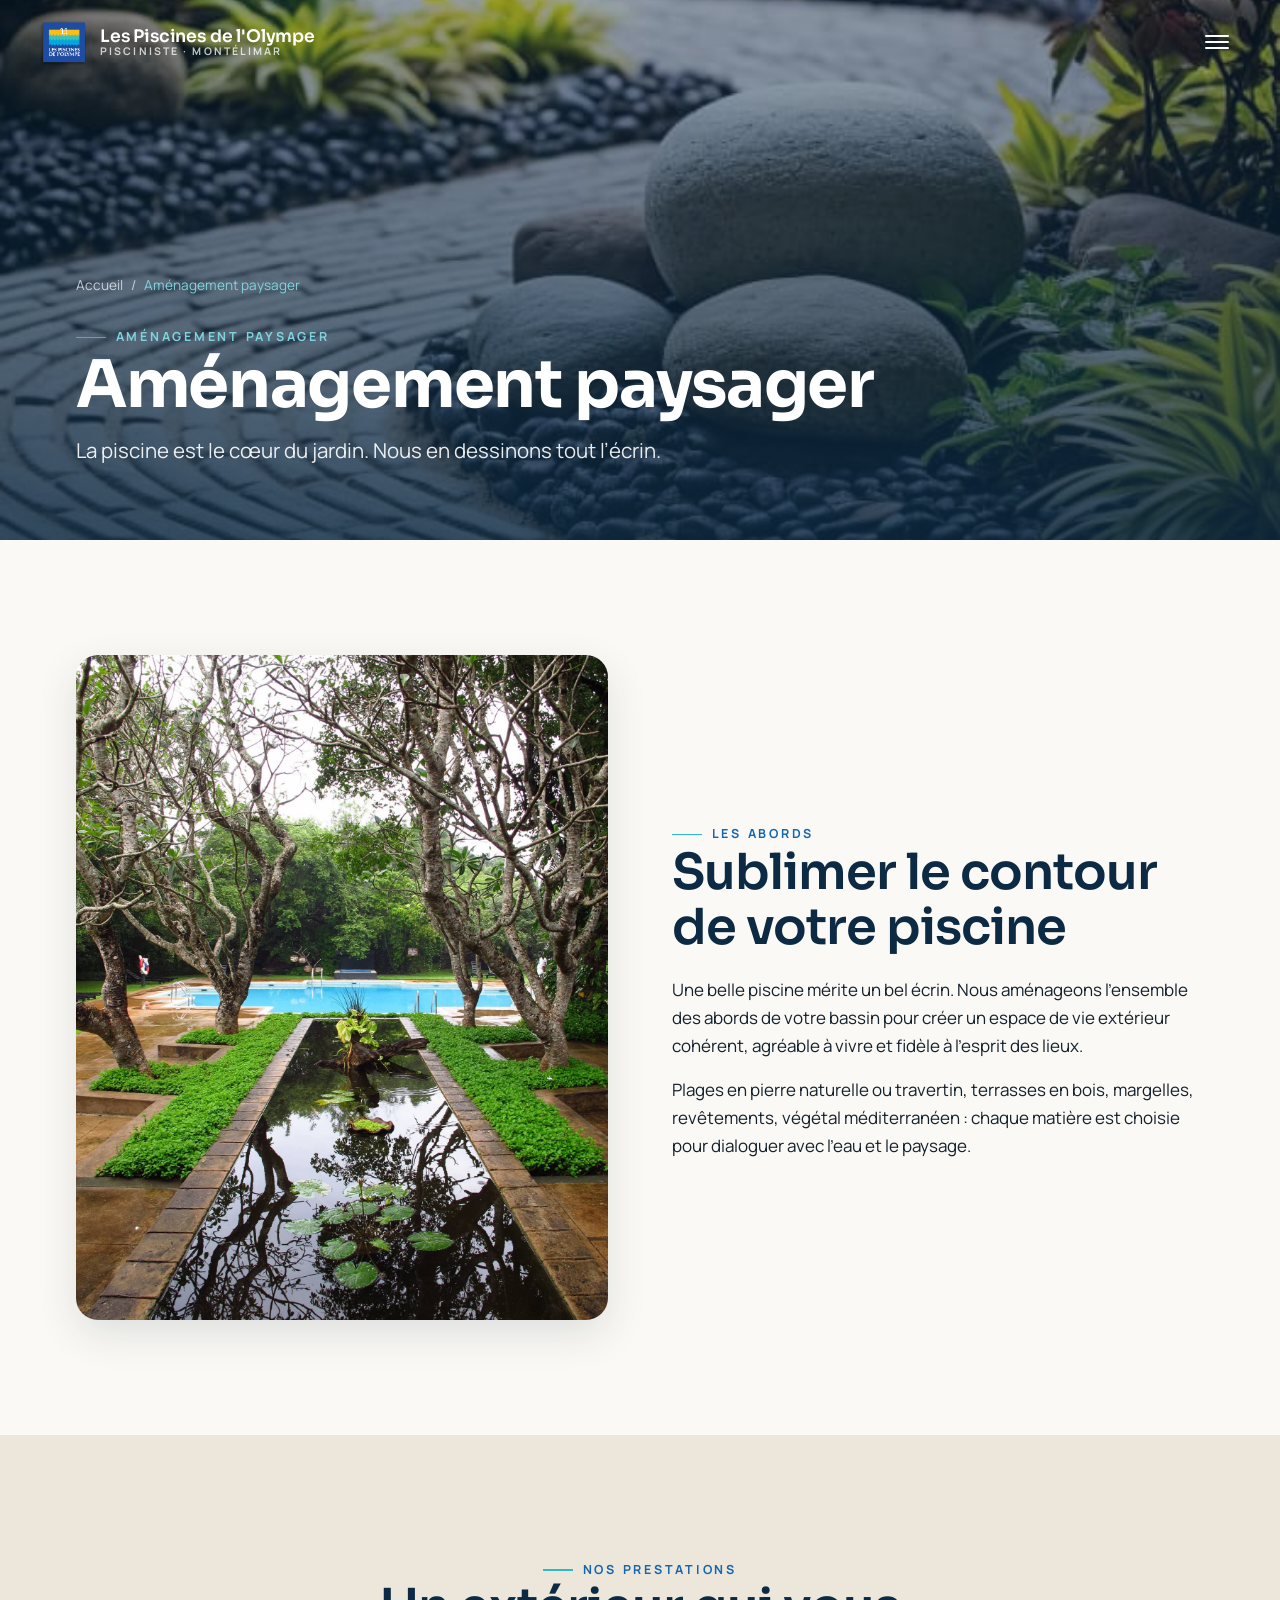
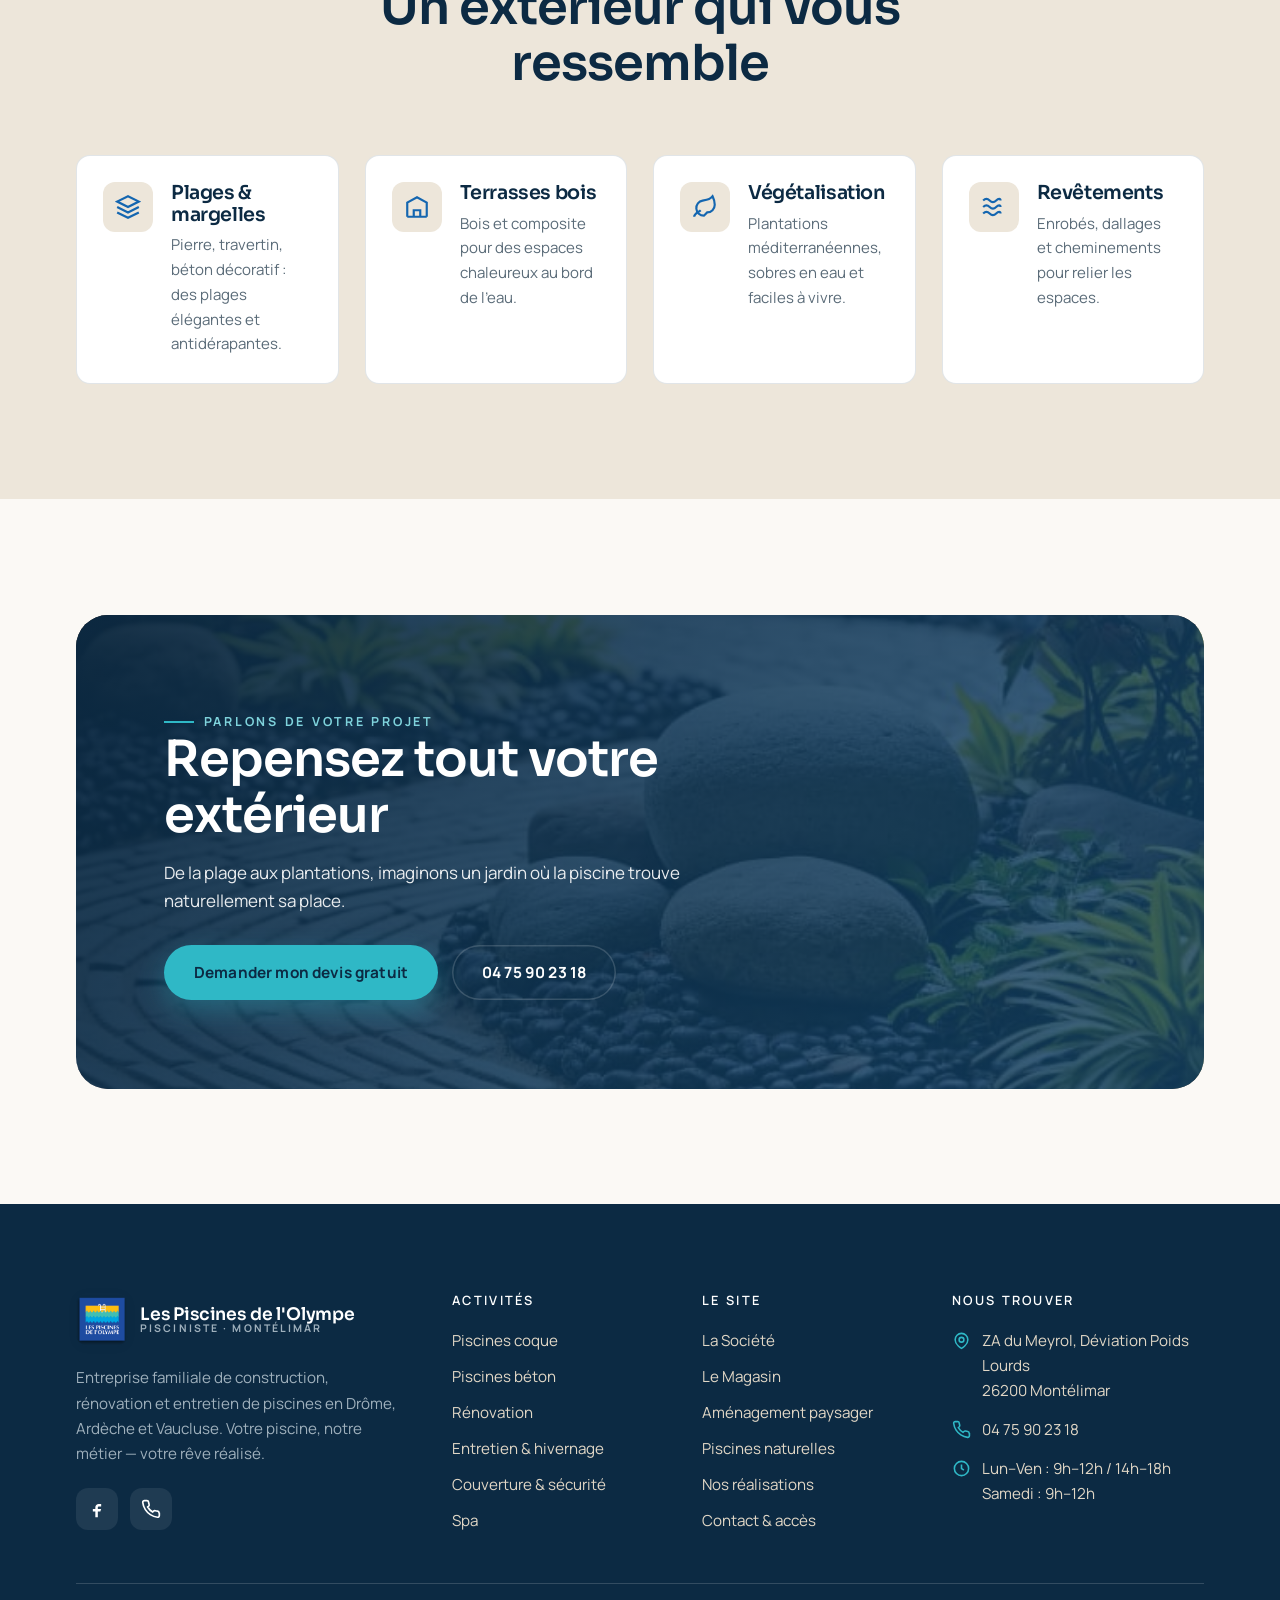
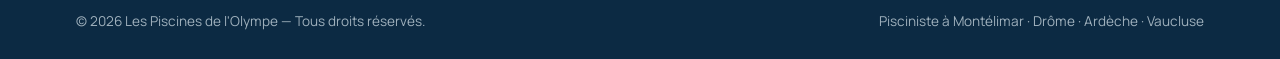
<file: amenagement-paysager.html>
<!DOCTYPE html>
<html lang="fr">
<head>
<meta charset="UTF-8">
<meta name="viewport" content="width=device-width, initial-scale=1">
<title>Aménagement paysager & abords de piscine | Les Piscines de l’Olympe — Montélimar</title>
<meta name="description" content="Aménagement extérieur et paysager autour de votre piscine : plages, margelles, terrasses bois, revêtements et végétal en Drôme, Ardèche et Vaucluse.">
<link rel="canonical" href="https://www.lespiscinesdelolympe.fr/amenagement-paysager.html">
<meta name="theme-color" content="#0C2A43">
<meta name="robots" content="index, follow">
<meta property="og:type" content="website">
<meta property="og:locale" content="fr_FR">
<meta property="og:title" content="Aménagement paysager & abords de piscine | Les Piscines de l’Olympe — Montélimar">
<meta property="og:description" content="Aménagement extérieur et paysager autour de votre piscine : plages, margelles, terrasses bois, revêtements et végétal en Drôme, Ardèche et Vaucluse.">
<meta property="og:image" content="https://www.lespiscinesdelolympe.fr/assets/img/piscine-couloir-nage-debordement.jpg">
<meta property="og:url" content="https://www.lespiscinesdelolympe.fr/amenagement-paysager.html">
<link rel="icon" type="image/png" href="assets/img/logo-piscines-de-lolympe.png">
<link rel="preconnect" href="https://fonts.googleapis.com">
<link rel="preconnect" href="https://fonts.gstatic.com" crossorigin>
<link href="https://fonts.googleapis.com/css2?family=Sora:wght@400;500;600;700;800&family=Manrope:wght@400;500;600;700;800&display=swap" rel="stylesheet">
<link rel="stylesheet" href="assets/css/styles.css">

</head>
<body>
<header class="header">
  <div class="container">
    <a class="brand" href="index.html" aria-label="Les Piscines de l'Olympe — accueil">
      <img loading="lazy" decoding="async" src="assets/img/logo-piscines-de-lolympe.png" alt="Logo Les Piscines de l'Olympe">
      <span class="brand-name"><b>Les Piscines de l'Olympe</b><span>Pisciniste · Montélimar</span></span>
    </a>
    <nav aria-label="Navigation principale">
      <ul class="nav">
        <li><a href="index.html">Accueil</a></li>
        <li><a href="la-societe.html">La Société</a></li>
        <li class="has-dropdown">
          <button class="nav-toggle" aria-haspopup="true" aria-expanded="false">Activités
            <svg class="chev" viewBox="0 0 24 24" fill="none" stroke="currentColor" stroke-width="2.2"><path d="m6 9 6 6 6-6"/></svg>
          </button>
          <div class="dropdown" role="menu">
            <a href="activites.html"><svg class="di" viewBox="0 0 24 24" fill="none" stroke="currentColor" stroke-width="2"><path d="M2 6c2-2 4-2 6 0s4 2 6 0 4-2 4 0M2 12c2-2 4-2 6 0s4 2 6 0 4-2 4 0M2 18c2-2 4-2 6 0s4 2 6 0 4-2 4 0"/></svg>Nos piscines — vue d'ensemble</a>
            <a href="piscines-coque.html"><svg class="di" viewBox="0 0 24 24" fill="none" stroke="currentColor" stroke-width="2"><path d="M3 21V8l9-5 9 5v13M3 21h18M9 21v-6h6v6"/></svg>Installation Coques</a>
            <a href="piscines-beton.html"><svg class="di" viewBox="0 0 24 24" fill="none" stroke="currentColor" stroke-width="2"><path d="M12 2 2 7l10 5 10-5-10-5zM2 17l10 5 10-5M2 12l10 5 10-5"/></svg>Installation Béton</a>
            <a href="renovation.html"><svg class="di" viewBox="0 0 24 24" fill="none" stroke="currentColor" stroke-width="2"><path d="M14.7 6.3a4 4 0 0 0-5.6 5.6l-6 6L5 20l6-6a4 4 0 0 0 5.6-5.6z"/></svg>Rénovation</a>
            <a href="entretien.html"><svg class="di" viewBox="0 0 24 24" fill="none" stroke="currentColor" stroke-width="2"><circle cx="12" cy="12" r="4"/><path d="M12 2v2m0 16v2M4.9 4.9l1.4 1.4m11.4 11.4 1.4 1.4M2 12h2m16 0h2M4.9 19.1l1.4-1.4m11.4-11.4 1.4-1.4"/></svg>Entretien · Estivage · Hivernage</a>
            <a href="couverture.html"><svg class="di" viewBox="0 0 24 24" fill="none" stroke="currentColor" stroke-width="2"><path d="M12 2 4 5v6c0 5 3.4 8.9 8 11 4.6-2.1 8-6 8-11V5l-8-3z"/></svg>Couverture · Sécurité</a>
            <a href="piscines-naturelles.html"><svg class="di" viewBox="0 0 24 24" fill="none" stroke="currentColor" stroke-width="2"><path d="M11 20A7 7 0 0 1 9.8 6.1C15.5 5 17 4.5 19 2c1 2 2 4.2 2 8a7 7 0 0 1-7 7z"/><path d="M2 21c0-3 4-4 6-6"/></svg>Piscines Naturelles</a>
            <a href="spa.html"><svg class="di" viewBox="0 0 24 24" fill="none" stroke="currentColor" stroke-width="2"><path d="M12 22a8 8 0 0 0 8-8H4a8 8 0 0 0 8 8zM7 10c0-1 1-1.5 1-3s-1-2-1-2m5 5c0-1 1-1.5 1-3s-1-2-1-2"/></svg>Spa</a>
          </div>
        </li>
        <li><a href="le-magasin.html">Le Magasin</a></li>
        <li class="current"><a href="amenagement-paysager.html">Aménagement Paysager</a></li>
        <li><a href="nos-realisations.html">Nos Réalisations</a></li>
      </ul>
    </nav>
    <div class="header-cta">
      <a class="header-phone" href="tel:+33475902318"><svg viewBox="0 0 24 24" fill="none" stroke="currentColor" stroke-width="2"><path d="M22 16.9v3a2 2 0 0 1-2.2 2 19.8 19.8 0 0 1-8.6-3.1 19.5 19.5 0 0 1-6-6 19.8 19.8 0 0 1-3.1-8.7A2 2 0 0 1 4.1 2h3a2 2 0 0 1 2 1.7c.1.9.3 1.8.6 2.7a2 2 0 0 1-.5 2.1L8 9.6a16 16 0 0 0 6 6l1.1-1.1a2 2 0 0 1 2.1-.5c.9.3 1.8.5 2.7.6a2 2 0 0 1 1.7 2z"/></svg>04 75 90 23 18</a>
      <a class="btn btn-primary" href="contact.html">Devis gratuit</a>
    </div>
    <button class="burger" aria-label="Ouvrir le menu" aria-expanded="false"><span></span><span></span><span></span></button>
  </div>
</header>

<div class="mobile-nav" id="mobileNav">
  <ul>
    <li><a href="index.html">Accueil</a></li>
    <li><a href="la-societe.html">La Société</a></li>
    <li>
      <button class="m-toggle" aria-expanded="false">Activités <svg class="chev" viewBox="0 0 24 24" fill="none" stroke="currentColor" stroke-width="2.2"><path d="m6 9 6 6 6-6"/></svg></button>
      <div class="m-sub">
        <a href="activites.html">Nos piscines</a>
        <a href="piscines-coque.html">Installation Coques</a>
        <a href="piscines-beton.html">Installation Béton</a>
        <a href="renovation.html">Rénovation</a>
        <a href="entretien.html">Entretien · Estivage · Hivernage</a>
        <a href="couverture.html">Couverture · Sécurité</a>
        <a href="piscines-naturelles.html">Piscines Naturelles</a>
        <a href="spa.html">Spa</a>
      </div>
    </li>
    <li><a href="le-magasin.html">Le Magasin</a></li>
    <li><a href="amenagement-paysager.html">Aménagement Paysager</a></li>
    <li><a href="nos-realisations.html">Nos Réalisations</a></li>
    <li><a href="contact.html">Contact · Accès</a></li>
  </ul>
  <div class="mobile-cta">
    <a class="btn btn-primary" href="contact.html">Demander un devis gratuit</a>
    <a class="btn btn-ghost" href="tel:+33475902318">04 75 90 23 18</a>
  </div>
</div>
<main>

  <section class="pagehero img">
    <div class="pagehero-media"><img src="assets/img/paysager-1.jpg" alt="Jardin paysager mêlant minéral et végétal, réalisé autour d'une piscine" loading="eager" fetchpriority="high" decoding="async"></div>
    <div class="container">
      <nav class="breadcrumb" aria-label="Fil d'Ariane"><a href="index.html">Accueil</a> / <span>Aménagement paysager</span></nav>
      <span class="kicker light">Aménagement Paysager</span>
      <h1>Aménagement paysager</h1>
      <p class="lead mt-1">La piscine est le cœur du jardin. Nous en dessinons tout l’écrin.</p>
    </div>
  </section>
  <section class="section bg-cream">
    <div class="container">
      <div class="split">
        <div class="split-media reveal"><img loading="lazy" decoding="async" src="assets/img/paysager-2.jpg" alt="Jardin luxuriant avec bassin réfléchissant et piscine, aménagement paysager"></div>
        <div class="split-body reveal d1">
          <span class="kicker">Les abords</span>
          <h2>Sublimer le contour de votre piscine</h2>
          <p>Une belle piscine mérite un bel écrin. Nous aménageons l’ensemble des abords de votre bassin pour créer un espace de vie extérieur cohérent, agréable à vivre et fidèle à l’esprit des lieux.</p>
          <p>Plages en pierre naturelle ou travertin, terrasses en bois, margelles, revêtements, végétal méditerranéen : chaque matière est choisie pour dialoguer avec l’eau et le paysage.</p>
        </div>
      </div>
    </div>
  </section>

  <section class="section bg-sand">
    <div class="container">
      <div class="sec-head center reveal"><span class="kicker center">Nos prestations</span><h2>Un extérieur qui vous ressemble</h2></div>
      <div class="grid grid-4">
        <div class="feature reveal"><div class="f-ic"><svg viewBox="0 0 24 24" fill="none" stroke="currentColor" stroke-width="2"><path d="M12 2 2 7l10 5 10-5-10-5zM2 17l10 5 10-5M2 12l10 5 10-5"/></svg></div><div><h3>Plages & margelles</h3><p>Pierre, travertin, béton décoratif : des plages élégantes et antidérapantes.</p></div></div>
        <div class="feature reveal"><div class="f-ic"><svg viewBox="0 0 24 24" fill="none" stroke="currentColor" stroke-width="2"><path d="M3 21V8l9-5 9 5v13M3 21h18M9 21v-6h6v6"/></svg></div><div><h3>Terrasses bois</h3><p>Bois et composite pour des espaces chaleureux au bord de l’eau.</p></div></div>
        <div class="feature reveal"><div class="f-ic"><svg viewBox="0 0 24 24" fill="none" stroke="currentColor" stroke-width="2"><path d="M11 20A7 7 0 0 1 9.8 6.1C15.5 5 17 4.5 19 2c1 2 2 4.2 2 8a7 7 0 0 1-7 7z"/><path d="M2 21c0-3 4-4 6-6"/></svg></div><div><h3>Végétalisation</h3><p>Plantations méditerranéennes, sobres en eau et faciles à vivre.</p></div></div>
        <div class="feature reveal"><div class="f-ic"><svg viewBox="0 0 24 24" fill="none" stroke="currentColor" stroke-width="2"><path d="M2 6c2-2 4-2 6 0s4 2 6 0 4-2 4 0M2 12c2-2 4-2 6 0s4 2 6 0 4-2 4 0M2 18c2-2 4-2 6 0s4 2 6 0 4-2 4 0"/></svg></div><div><h3>Revêtements</h3><p>Enrobés, dallages et cheminements pour relier les espaces.</p></div></div>
      </div>
    </div>
  </section>
  
  <section class="section bg-cream">
    <div class="container">
      <div class="cta-band reveal">
        <div class="cta-media"><img loading="lazy" decoding="async" src="assets/img/paysager-1.jpg" alt=""></div>
        <span class="kicker light">Parlons de votre projet</span>
        <h2>Repensez tout votre extérieur</h2>
        <p>De la plage aux plantations, imaginons un jardin où la piscine trouve naturellement sa place.</p>
        <div class="hero-cta">
          <a class="btn btn-aqua" href="contact.html">Demander mon devis gratuit</a>
          <a class="btn btn-outline-light" href="tel:+33475902318">04 75 90 23 18</a>
        </div>
      </div>
    </div>
  </section>
  
</main>

<footer class="footer">
  <div class="container">
    <div class="footer-grid">
      <div>
        <a class="brand" href="index.html">
          <img loading="lazy" decoding="async" src="assets/img/logo-piscines-de-lolympe.png" alt="Logo Les Piscines de l'Olympe" style="width:52px;height:52px">
          <span class="brand-name"><b>Les Piscines de l'Olympe</b><span>Pisciniste · Montélimar</span></span>
        </a>
        <p class="f-about">Entreprise familiale de construction, rénovation et entretien de piscines en Drôme, Ardèche et Vaucluse. Votre piscine, notre métier — votre rêve réalisé.</p>
        <div class="socials">
          <a href="https://www.facebook.com/lespiscinesdelolympe" target="_blank" rel="noopener" aria-label="Facebook"><svg viewBox="0 0 24 24" fill="currentColor"><path d="M14 9h3V6h-3c-2.2 0-4 1.8-4 4v2H7v3h3v7h3v-7h3l1-3h-4v-2c0-.6.4-1 1-1z"/></svg></a>
          <a href="tel:+33475902318" aria-label="Téléphone"><svg viewBox="0 0 24 24" fill="none" stroke="currentColor" stroke-width="2"><path d="M22 16.9v3a2 2 0 0 1-2.2 2 19.8 19.8 0 0 1-8.6-3.1 19.5 19.5 0 0 1-6-6 19.8 19.8 0 0 1-3.1-8.7A2 2 0 0 1 4.1 2h3a2 2 0 0 1 2 1.7c.1.9.3 1.8.6 2.7a2 2 0 0 1-.5 2.1L8 9.6a16 16 0 0 0 6 6l1.1-1.1a2 2 0 0 1 2.1-.5c.9.3 1.8.5 2.7.6a2 2 0 0 1 1.7 2z"/></svg></a>
        </div>
      </div>
      <div>
        <h4>Activités</h4>
        <div class="f-links">
          <a href="piscines-coque.html">Piscines coque</a>
          <a href="piscines-beton.html">Piscines béton</a>
          <a href="renovation.html">Rénovation</a>
          <a href="entretien.html">Entretien &amp; hivernage</a>
          <a href="couverture.html">Couverture &amp; sécurité</a>
          <a href="spa.html">Spa</a>
        </div>
      </div>
      <div>
        <h4>Le site</h4>
        <div class="f-links">
          <a href="la-societe.html">La Société</a>
          <a href="le-magasin.html">Le Magasin</a>
          <a href="amenagement-paysager.html">Aménagement paysager</a>
          <a href="piscines-naturelles.html">Piscines naturelles</a>
          <a href="nos-realisations.html">Nos réalisations</a>
          <a href="contact.html">Contact &amp; accès</a>
        </div>
      </div>
      <div>
        <h4>Nous trouver</h4>
        <div class="f-contact">
          <div class="fc"><svg viewBox="0 0 24 24" fill="none" stroke="currentColor" stroke-width="2"><path d="M12 22s8-4.5 8-11a8 8 0 1 0-16 0c0 6.5 8 11 8 11z"/><circle cx="12" cy="11" r="3"/></svg><span>ZA du Meyrol, Déviation Poids Lourds<br>26200 Montélimar</span></div>
          <div class="fc"><svg viewBox="0 0 24 24" fill="none" stroke="currentColor" stroke-width="2"><path d="M22 16.9v3a2 2 0 0 1-2.2 2 19.8 19.8 0 0 1-8.6-3.1 19.5 19.5 0 0 1-6-6 19.8 19.8 0 0 1-3.1-8.7A2 2 0 0 1 4.1 2h3a2 2 0 0 1 2 1.7c.1.9.3 1.8.6 2.7a2 2 0 0 1-.5 2.1L8 9.6a16 16 0 0 0 6 6l1.1-1.1a2 2 0 0 1 2.1-.5c.9.3 1.8.5 2.7.6a2 2 0 0 1 1.7 2z"/></svg><a href="tel:+33475902318">04 75 90 23 18</a></div>
          <div class="fc"><svg viewBox="0 0 24 24" fill="none" stroke="currentColor" stroke-width="2"><circle cx="12" cy="12" r="9"/><path d="M12 7v5l3 2"/></svg><span>Lun–Ven : 9h–12h / 14h–18h<br>Samedi : 9h–12h</span></div>
        </div>
      </div>
    </div>
    <div class="footer-bottom">
      <span>© <span data-year>2026</span> Les Piscines de l'Olympe — Tous droits réservés.</span>
      <span>Pisciniste à Montélimar · Drôme · Ardèche · Vaucluse</span>
    </div>
  </div>
</footer>

<script src="assets/js/main.js"></script>
</body>
</html>
</file>
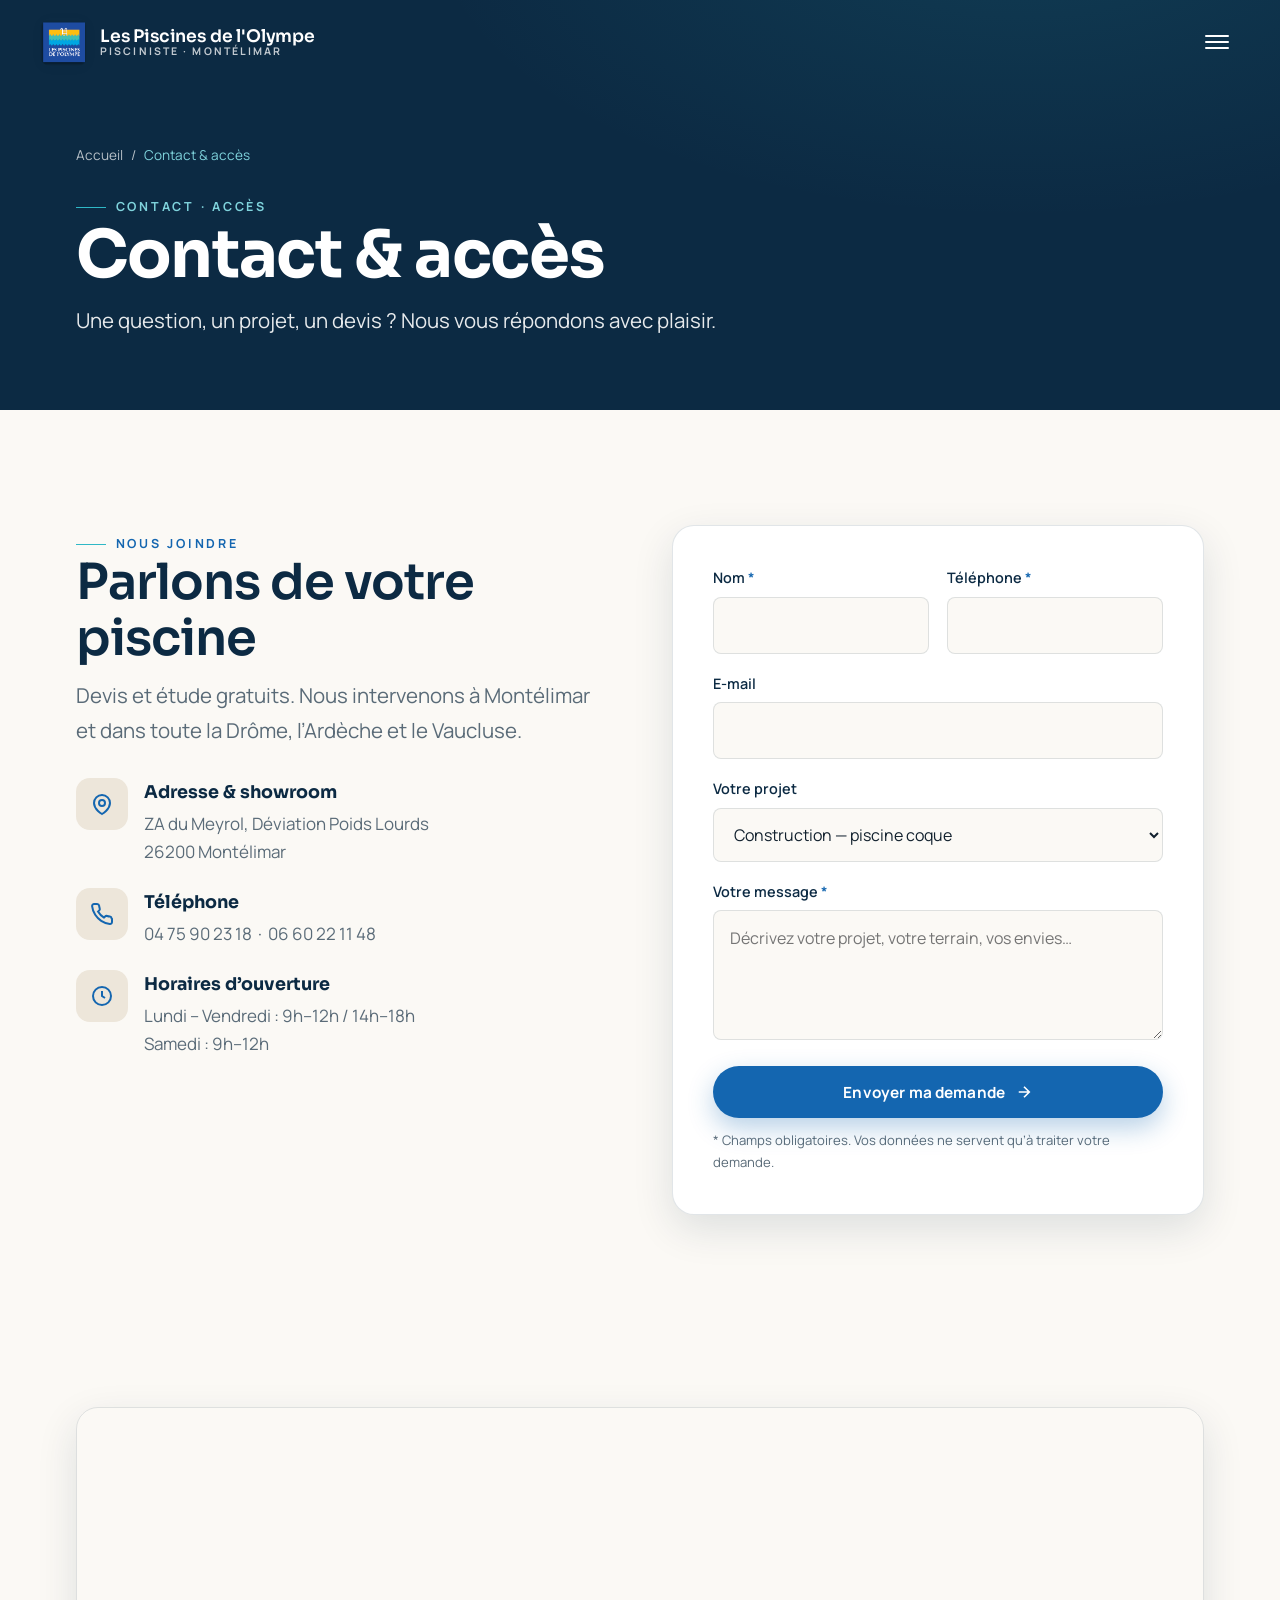
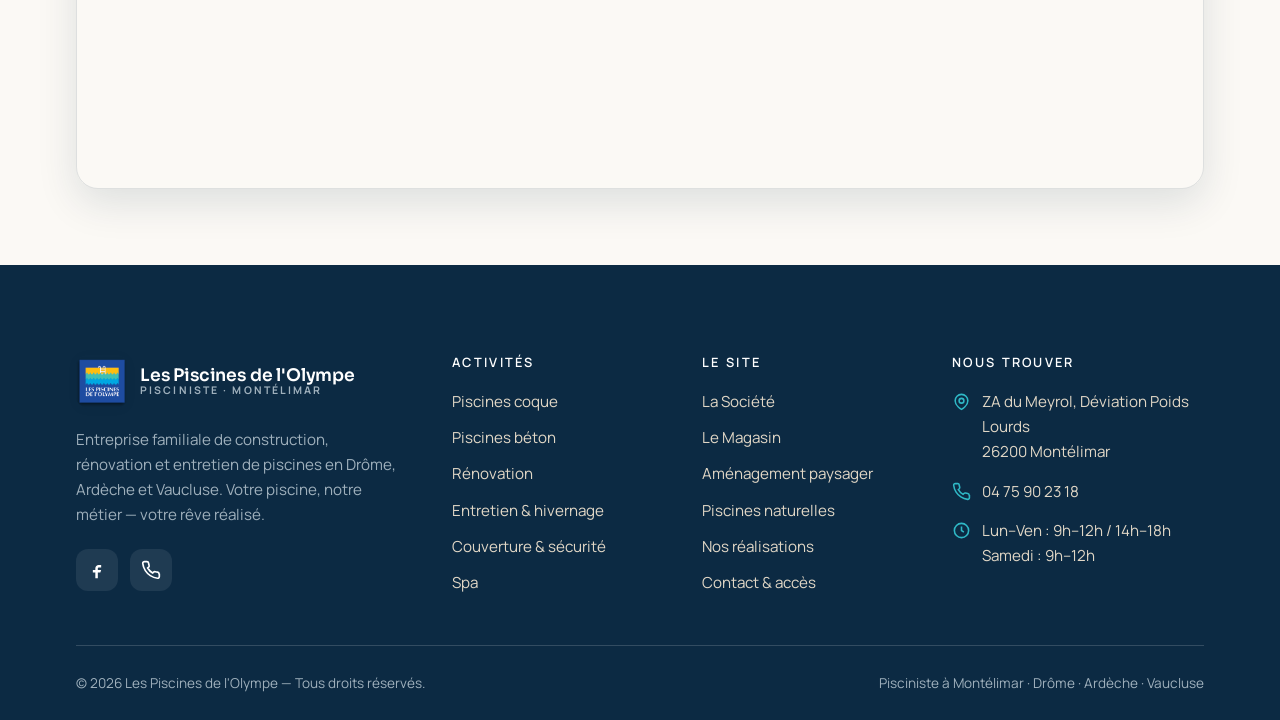
<file: contact.html>
<!DOCTYPE html>
<html lang="fr">
<head>
<meta charset="UTF-8">
<meta name="viewport" content="width=device-width, initial-scale=1">
<title>Contact & Accès — Pisciniste à Montélimar | Les Piscines de l’Olympe</title>
<meta name="description" content="Contactez Les Piscines de l’Olympe à Montélimar : ZA du Meyrol, 04 75 90 23 18. Devis gratuit pour la construction, la rénovation et l’entretien de votre piscine.">
<link rel="canonical" href="https://www.lespiscinesdelolympe.fr/contact.html">
<meta name="theme-color" content="#0C2A43">
<meta name="robots" content="index, follow">
<meta property="og:type" content="website">
<meta property="og:locale" content="fr_FR">
<meta property="og:title" content="Contact & Accès — Pisciniste à Montélimar | Les Piscines de l’Olympe">
<meta property="og:description" content="Contactez Les Piscines de l’Olympe à Montélimar : ZA du Meyrol, 04 75 90 23 18. Devis gratuit pour la construction, la rénovation et l’entretien de votre piscine.">
<meta property="og:image" content="https://www.lespiscinesdelolympe.fr/assets/img/piscine-couloir-nage-debordement.jpg">
<meta property="og:url" content="https://www.lespiscinesdelolympe.fr/contact.html">
<link rel="icon" type="image/png" href="assets/img/logo-piscines-de-lolympe.png">
<link rel="preconnect" href="https://fonts.googleapis.com">
<link rel="preconnect" href="https://fonts.gstatic.com" crossorigin>
<link href="https://fonts.googleapis.com/css2?family=Sora:wght@400;500;600;700;800&family=Manrope:wght@400;500;600;700;800&display=swap" rel="stylesheet">
<link rel="stylesheet" href="assets/css/styles.css">
<script type="application/ld+json">{"@context":"https://schema.org","@type":"LocalBusiness","name":"Les Piscines de l’Olympe","telephone":"+33475902318","address":{"@type":"PostalAddress","streetAddress":"ZA du Meyrol, Déviation Poids Lourds","addressLocality":"Montélimar","postalCode":"26200","addressCountry":"FR"},"url":"https://www.lespiscinesdelolympe.fr/contact.html"}</script>
</head>
<body>
<header class="header">
  <div class="container">
    <a class="brand" href="index.html" aria-label="Les Piscines de l'Olympe — accueil">
      <img loading="lazy" decoding="async" src="assets/img/logo-piscines-de-lolympe.png" alt="Logo Les Piscines de l'Olympe">
      <span class="brand-name"><b>Les Piscines de l'Olympe</b><span>Pisciniste · Montélimar</span></span>
    </a>
    <nav aria-label="Navigation principale">
      <ul class="nav">
        <li><a href="index.html">Accueil</a></li>
        <li><a href="la-societe.html">La Société</a></li>
        <li class="has-dropdown">
          <button class="nav-toggle" aria-haspopup="true" aria-expanded="false">Activités
            <svg class="chev" viewBox="0 0 24 24" fill="none" stroke="currentColor" stroke-width="2.2"><path d="m6 9 6 6 6-6"/></svg>
          </button>
          <div class="dropdown" role="menu">
            <a href="activites.html"><svg class="di" viewBox="0 0 24 24" fill="none" stroke="currentColor" stroke-width="2"><path d="M2 6c2-2 4-2 6 0s4 2 6 0 4-2 4 0M2 12c2-2 4-2 6 0s4 2 6 0 4-2 4 0M2 18c2-2 4-2 6 0s4 2 6 0 4-2 4 0"/></svg>Nos piscines — vue d'ensemble</a>
            <a href="piscines-coque.html"><svg class="di" viewBox="0 0 24 24" fill="none" stroke="currentColor" stroke-width="2"><path d="M3 21V8l9-5 9 5v13M3 21h18M9 21v-6h6v6"/></svg>Installation Coques</a>
            <a href="piscines-beton.html"><svg class="di" viewBox="0 0 24 24" fill="none" stroke="currentColor" stroke-width="2"><path d="M12 2 2 7l10 5 10-5-10-5zM2 17l10 5 10-5M2 12l10 5 10-5"/></svg>Installation Béton</a>
            <a href="renovation.html"><svg class="di" viewBox="0 0 24 24" fill="none" stroke="currentColor" stroke-width="2"><path d="M14.7 6.3a4 4 0 0 0-5.6 5.6l-6 6L5 20l6-6a4 4 0 0 0 5.6-5.6z"/></svg>Rénovation</a>
            <a href="entretien.html"><svg class="di" viewBox="0 0 24 24" fill="none" stroke="currentColor" stroke-width="2"><circle cx="12" cy="12" r="4"/><path d="M12 2v2m0 16v2M4.9 4.9l1.4 1.4m11.4 11.4 1.4 1.4M2 12h2m16 0h2M4.9 19.1l1.4-1.4m11.4-11.4 1.4-1.4"/></svg>Entretien · Estivage · Hivernage</a>
            <a href="couverture.html"><svg class="di" viewBox="0 0 24 24" fill="none" stroke="currentColor" stroke-width="2"><path d="M12 2 4 5v6c0 5 3.4 8.9 8 11 4.6-2.1 8-6 8-11V5l-8-3z"/></svg>Couverture · Sécurité</a>
            <a href="piscines-naturelles.html"><svg class="di" viewBox="0 0 24 24" fill="none" stroke="currentColor" stroke-width="2"><path d="M11 20A7 7 0 0 1 9.8 6.1C15.5 5 17 4.5 19 2c1 2 2 4.2 2 8a7 7 0 0 1-7 7z"/><path d="M2 21c0-3 4-4 6-6"/></svg>Piscines Naturelles</a>
            <a href="spa.html"><svg class="di" viewBox="0 0 24 24" fill="none" stroke="currentColor" stroke-width="2"><path d="M12 22a8 8 0 0 0 8-8H4a8 8 0 0 0 8 8zM7 10c0-1 1-1.5 1-3s-1-2-1-2m5 5c0-1 1-1.5 1-3s-1-2-1-2"/></svg>Spa</a>
          </div>
        </li>
        <li><a href="le-magasin.html">Le Magasin</a></li>
        <li><a href="amenagement-paysager.html">Aménagement Paysager</a></li>
        <li><a href="nos-realisations.html">Nos Réalisations</a></li>
      </ul>
    </nav>
    <div class="header-cta">
      <a class="header-phone" href="tel:+33475902318"><svg viewBox="0 0 24 24" fill="none" stroke="currentColor" stroke-width="2"><path d="M22 16.9v3a2 2 0 0 1-2.2 2 19.8 19.8 0 0 1-8.6-3.1 19.5 19.5 0 0 1-6-6 19.8 19.8 0 0 1-3.1-8.7A2 2 0 0 1 4.1 2h3a2 2 0 0 1 2 1.7c.1.9.3 1.8.6 2.7a2 2 0 0 1-.5 2.1L8 9.6a16 16 0 0 0 6 6l1.1-1.1a2 2 0 0 1 2.1-.5c.9.3 1.8.5 2.7.6a2 2 0 0 1 1.7 2z"/></svg>04 75 90 23 18</a>
      <a class="btn btn-primary" href="contact.html">Devis gratuit</a>
    </div>
    <button class="burger" aria-label="Ouvrir le menu" aria-expanded="false"><span></span><span></span><span></span></button>
  </div>
</header>

<div class="mobile-nav" id="mobileNav">
  <ul>
    <li><a href="index.html">Accueil</a></li>
    <li><a href="la-societe.html">La Société</a></li>
    <li>
      <button class="m-toggle" aria-expanded="false">Activités <svg class="chev" viewBox="0 0 24 24" fill="none" stroke="currentColor" stroke-width="2.2"><path d="m6 9 6 6 6-6"/></svg></button>
      <div class="m-sub">
        <a href="activites.html">Nos piscines</a>
        <a href="piscines-coque.html">Installation Coques</a>
        <a href="piscines-beton.html">Installation Béton</a>
        <a href="renovation.html">Rénovation</a>
        <a href="entretien.html">Entretien · Estivage · Hivernage</a>
        <a href="couverture.html">Couverture · Sécurité</a>
        <a href="piscines-naturelles.html">Piscines Naturelles</a>
        <a href="spa.html">Spa</a>
      </div>
    </li>
    <li><a href="le-magasin.html">Le Magasin</a></li>
    <li><a href="amenagement-paysager.html">Aménagement Paysager</a></li>
    <li><a href="nos-realisations.html">Nos Réalisations</a></li>
    <li><a href="contact.html">Contact · Accès</a></li>
  </ul>
  <div class="mobile-cta">
    <a class="btn btn-primary" href="contact.html">Demander un devis gratuit</a>
    <a class="btn btn-ghost" href="tel:+33475902318">04 75 90 23 18</a>
  </div>
</div>
<main>

  <section class="pagehero plain">
    <div class="container">
      <nav class="breadcrumb" aria-label="Fil d'Ariane"><a href="index.html">Accueil</a> / <span>Contact & accès</span></nav>
      <span class="kicker light">Contact · Accès</span>
      <h1>Contact & accès</h1>
      <p class="lead mt-1">Une question, un projet, un devis ? Nous vous répondons avec plaisir.</p>
    </div>
  </section>
  <section class="section bg-cream">
    <div class="container">
      <div class="contact-grid">
        <div class="reveal">
          <span class="kicker">Nous joindre</span>
          <h2>Parlons de votre piscine</h2>
          <p class="lead mt-1" style="margin-bottom:30px">Devis et étude gratuits. Nous intervenons à Montélimar et dans toute la Drôme, l’Ardèche et le Vaucluse.</p>
          <div class="info-list">
            <div class="info-item"><div class="ii"><svg viewBox="0 0 24 24" fill="none" stroke="currentColor" stroke-width="2"><path d="M12 22s8-4.5 8-11a8 8 0 1 0-16 0c0 6.5 8 11 8 11z"/><circle cx="12" cy="11" r="3"/></svg></div><div><b>Adresse & showroom</b><p>ZA du Meyrol, Déviation Poids Lourds<br>26200 Montélimar</p></div></div>
            <div class="info-item"><div class="ii"><svg viewBox="0 0 24 24" fill="none" stroke="currentColor" stroke-width="2"><path d="M22 16.9v3a2 2 0 0 1-2.2 2 19.8 19.8 0 0 1-8.6-3.1 19.5 19.5 0 0 1-6-6 19.8 19.8 0 0 1-3.1-8.7A2 2 0 0 1 4.1 2h3a2 2 0 0 1 2 1.7c.1.9.3 1.8.6 2.7a2 2 0 0 1-.5 2.1L8 9.6a16 16 0 0 0 6 6l1.1-1.1a2 2 0 0 1 2.1-.5c.9.3 1.8.5 2.7.6a2 2 0 0 1 1.7 2z"/></svg></div><div><b>Téléphone</b><p><a href="tel:+33475902318">04 75 90 23 18</a> &nbsp;·&nbsp; <a href="tel:+33660221148">06 60 22 11 48</a></p></div></div>
            <div class="info-item"><div class="ii"><svg viewBox="0 0 24 24" fill="none" stroke="currentColor" stroke-width="2"><circle cx="12" cy="12" r="9"/><path d="M12 7v5l3 2"/></svg></div><div><b>Horaires d’ouverture</b><p>Lundi – Vendredi : 9h–12h / 14h–18h<br>Samedi : 9h–12h</p></div></div>
          </div>
        </div>
        <form class="form reveal d1" data-contact novalidate>
          <div class="form-success" hidden style="background:#e8f7ee;border:1px solid #38a169;color:#1a6b3c;padding:14px 16px;border-radius:10px;margin-bottom:18px;font-weight:600">Merci ! Votre demande a bien été envoyée. Nous vous recontactons rapidement.</div>
          <div class="field-row">
            <div class="field"><label for="nom">Nom <span class="req">*</span></label><input id="nom" name="nom" type="text" autocomplete="name" required></div>
            <div class="field"><label for="tel">Téléphone <span class="req">*</span></label><input id="tel" name="tel" type="tel" autocomplete="tel" required></div>
          </div>
          <div class="field"><label for="email">E-mail</label><input id="email" name="email" type="email" autocomplete="email"></div>
          <div class="field"><label for="sujet">Votre projet</label>
            <select id="sujet" name="sujet">
              <option>Construction — piscine coque</option>
              <option>Construction — piscine béton</option>
              <option>Rénovation</option>
              <option>Entretien / hivernage</option>
              <option>Couverture / sécurité</option>
              <option>Spa</option>
              <option>Aménagement paysager</option>
              <option>Autre demande</option>
            </select>
          </div>
          <div class="field"><label for="msg">Votre message <span class="req">*</span></label><textarea id="msg" name="msg" required placeholder="Décrivez votre projet, votre terrain, vos envies…"></textarea></div>
          <button class="btn btn-primary" type="submit" style="width:100%">Envoyer ma demande <svg viewBox="0 0 24 24" fill="none" stroke="currentColor" stroke-width="2.2"><path d="M5 12h14M12 5l7 7-7 7"/></svg></button>
          <p class="form-note">* Champs obligatoires. Vos données ne servent qu’à traiter votre demande.</p>
        </form>
      </div>
    </div>
  </section>

  <section class="section-sm bg-cream">
    <div class="container">
      <div class="map-wrap reveal">
        <iframe title="Plan d’accès — Les Piscines de l’Olympe, Montélimar" loading="lazy" referrerpolicy="no-referrer-when-downgrade"
          src="https://www.google.com/maps?q=ZA%20du%20Meyrol%2C%2026200%20Mont%C3%A9limar&output=embed"></iframe>
      </div>
    </div>
  </section>
  
</main>

<footer class="footer">
  <div class="container">
    <div class="footer-grid">
      <div>
        <a class="brand" href="index.html">
          <img loading="lazy" decoding="async" src="assets/img/logo-piscines-de-lolympe.png" alt="Logo Les Piscines de l'Olympe" style="width:52px;height:52px">
          <span class="brand-name"><b>Les Piscines de l'Olympe</b><span>Pisciniste · Montélimar</span></span>
        </a>
        <p class="f-about">Entreprise familiale de construction, rénovation et entretien de piscines en Drôme, Ardèche et Vaucluse. Votre piscine, notre métier — votre rêve réalisé.</p>
        <div class="socials">
          <a href="https://www.facebook.com/lespiscinesdelolympe" target="_blank" rel="noopener" aria-label="Facebook"><svg viewBox="0 0 24 24" fill="currentColor"><path d="M14 9h3V6h-3c-2.2 0-4 1.8-4 4v2H7v3h3v7h3v-7h3l1-3h-4v-2c0-.6.4-1 1-1z"/></svg></a>
          <a href="tel:+33475902318" aria-label="Téléphone"><svg viewBox="0 0 24 24" fill="none" stroke="currentColor" stroke-width="2"><path d="M22 16.9v3a2 2 0 0 1-2.2 2 19.8 19.8 0 0 1-8.6-3.1 19.5 19.5 0 0 1-6-6 19.8 19.8 0 0 1-3.1-8.7A2 2 0 0 1 4.1 2h3a2 2 0 0 1 2 1.7c.1.9.3 1.8.6 2.7a2 2 0 0 1-.5 2.1L8 9.6a16 16 0 0 0 6 6l1.1-1.1a2 2 0 0 1 2.1-.5c.9.3 1.8.5 2.7.6a2 2 0 0 1 1.7 2z"/></svg></a>
        </div>
      </div>
      <div>
        <h4>Activités</h4>
        <div class="f-links">
          <a href="piscines-coque.html">Piscines coque</a>
          <a href="piscines-beton.html">Piscines béton</a>
          <a href="renovation.html">Rénovation</a>
          <a href="entretien.html">Entretien &amp; hivernage</a>
          <a href="couverture.html">Couverture &amp; sécurité</a>
          <a href="spa.html">Spa</a>
        </div>
      </div>
      <div>
        <h4>Le site</h4>
        <div class="f-links">
          <a href="la-societe.html">La Société</a>
          <a href="le-magasin.html">Le Magasin</a>
          <a href="amenagement-paysager.html">Aménagement paysager</a>
          <a href="piscines-naturelles.html">Piscines naturelles</a>
          <a href="nos-realisations.html">Nos réalisations</a>
          <a href="contact.html">Contact &amp; accès</a>
        </div>
      </div>
      <div>
        <h4>Nous trouver</h4>
        <div class="f-contact">
          <div class="fc"><svg viewBox="0 0 24 24" fill="none" stroke="currentColor" stroke-width="2"><path d="M12 22s8-4.5 8-11a8 8 0 1 0-16 0c0 6.5 8 11 8 11z"/><circle cx="12" cy="11" r="3"/></svg><span>ZA du Meyrol, Déviation Poids Lourds<br>26200 Montélimar</span></div>
          <div class="fc"><svg viewBox="0 0 24 24" fill="none" stroke="currentColor" stroke-width="2"><path d="M22 16.9v3a2 2 0 0 1-2.2 2 19.8 19.8 0 0 1-8.6-3.1 19.5 19.5 0 0 1-6-6 19.8 19.8 0 0 1-3.1-8.7A2 2 0 0 1 4.1 2h3a2 2 0 0 1 2 1.7c.1.9.3 1.8.6 2.7a2 2 0 0 1-.5 2.1L8 9.6a16 16 0 0 0 6 6l1.1-1.1a2 2 0 0 1 2.1-.5c.9.3 1.8.5 2.7.6a2 2 0 0 1 1.7 2z"/></svg><a href="tel:+33475902318">04 75 90 23 18</a></div>
          <div class="fc"><svg viewBox="0 0 24 24" fill="none" stroke="currentColor" stroke-width="2"><circle cx="12" cy="12" r="9"/><path d="M12 7v5l3 2"/></svg><span>Lun–Ven : 9h–12h / 14h–18h<br>Samedi : 9h–12h</span></div>
        </div>
      </div>
    </div>
    <div class="footer-bottom">
      <span>© <span data-year>2026</span> Les Piscines de l'Olympe — Tous droits réservés.</span>
      <span>Pisciniste à Montélimar · Drôme · Ardèche · Vaucluse</span>
    </div>
  </div>
</footer>

<script src="assets/js/main.js"></script>
</body>
</html>
</file>
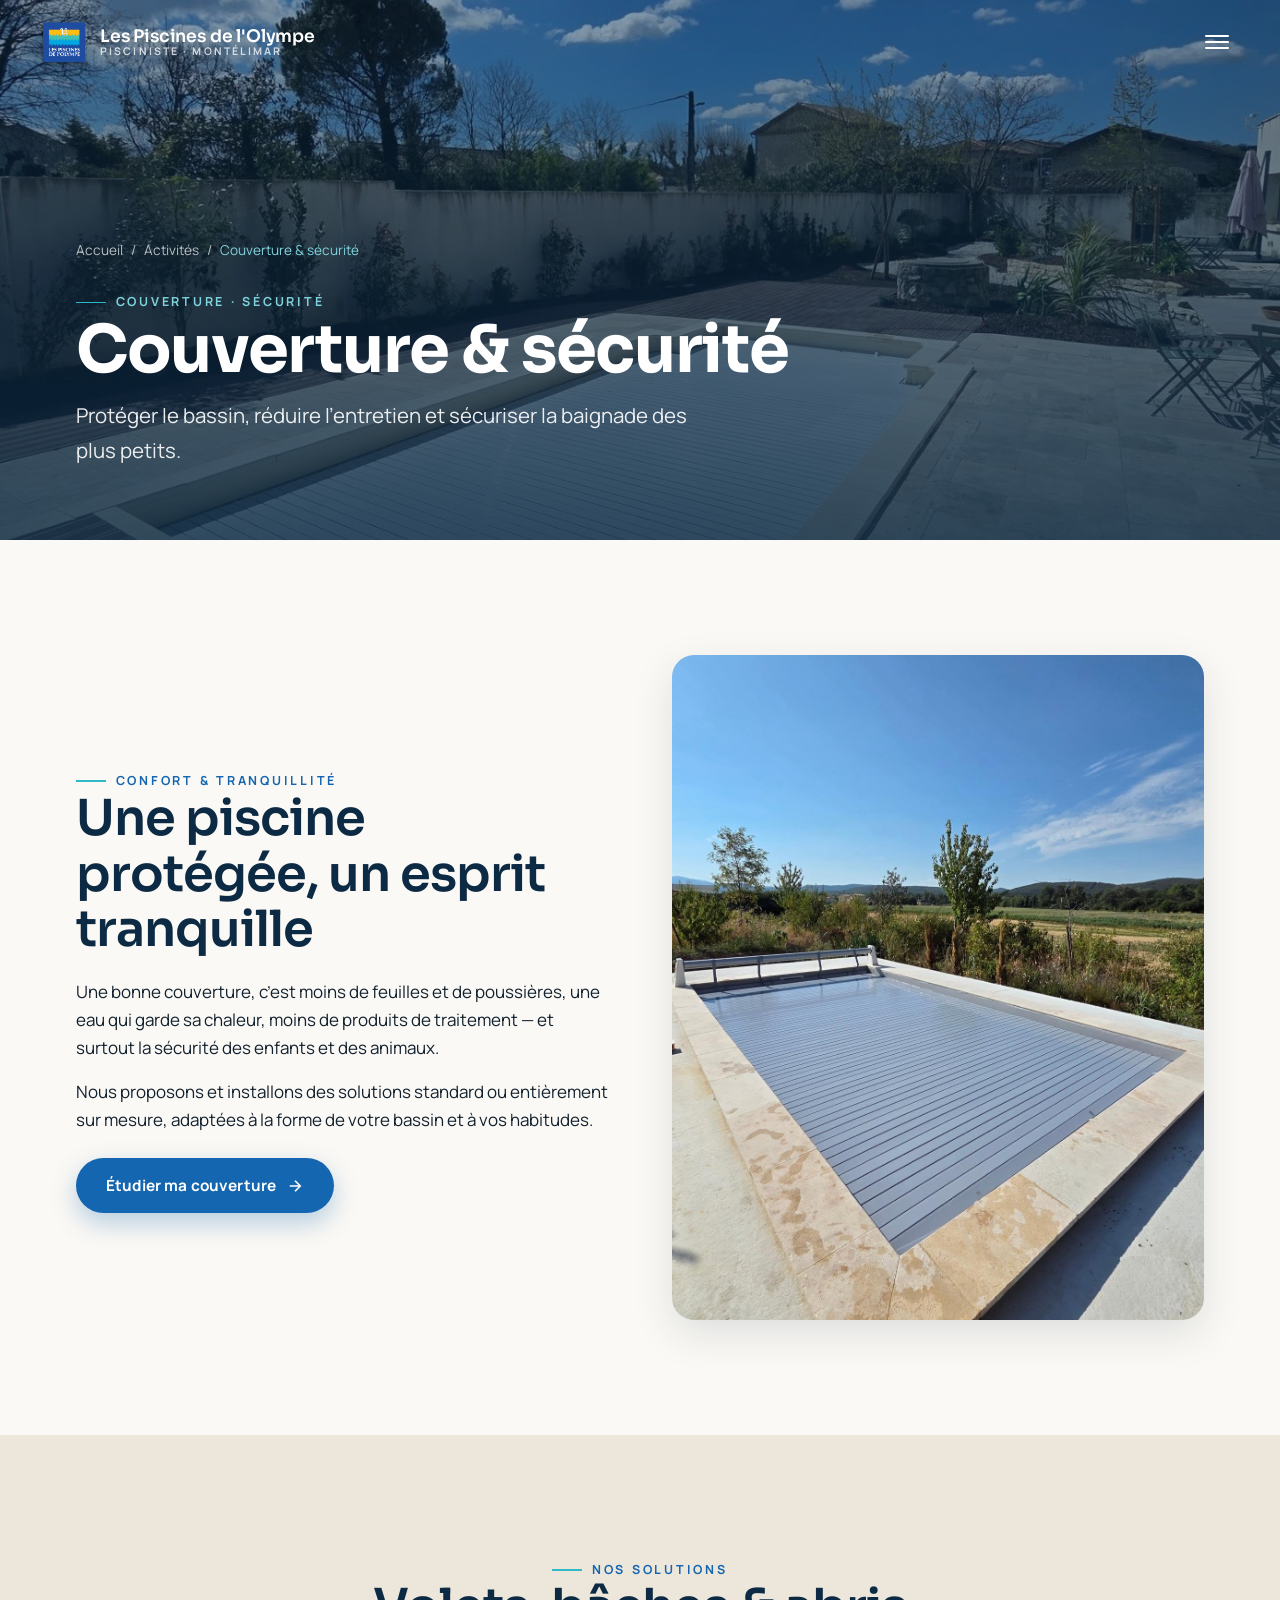
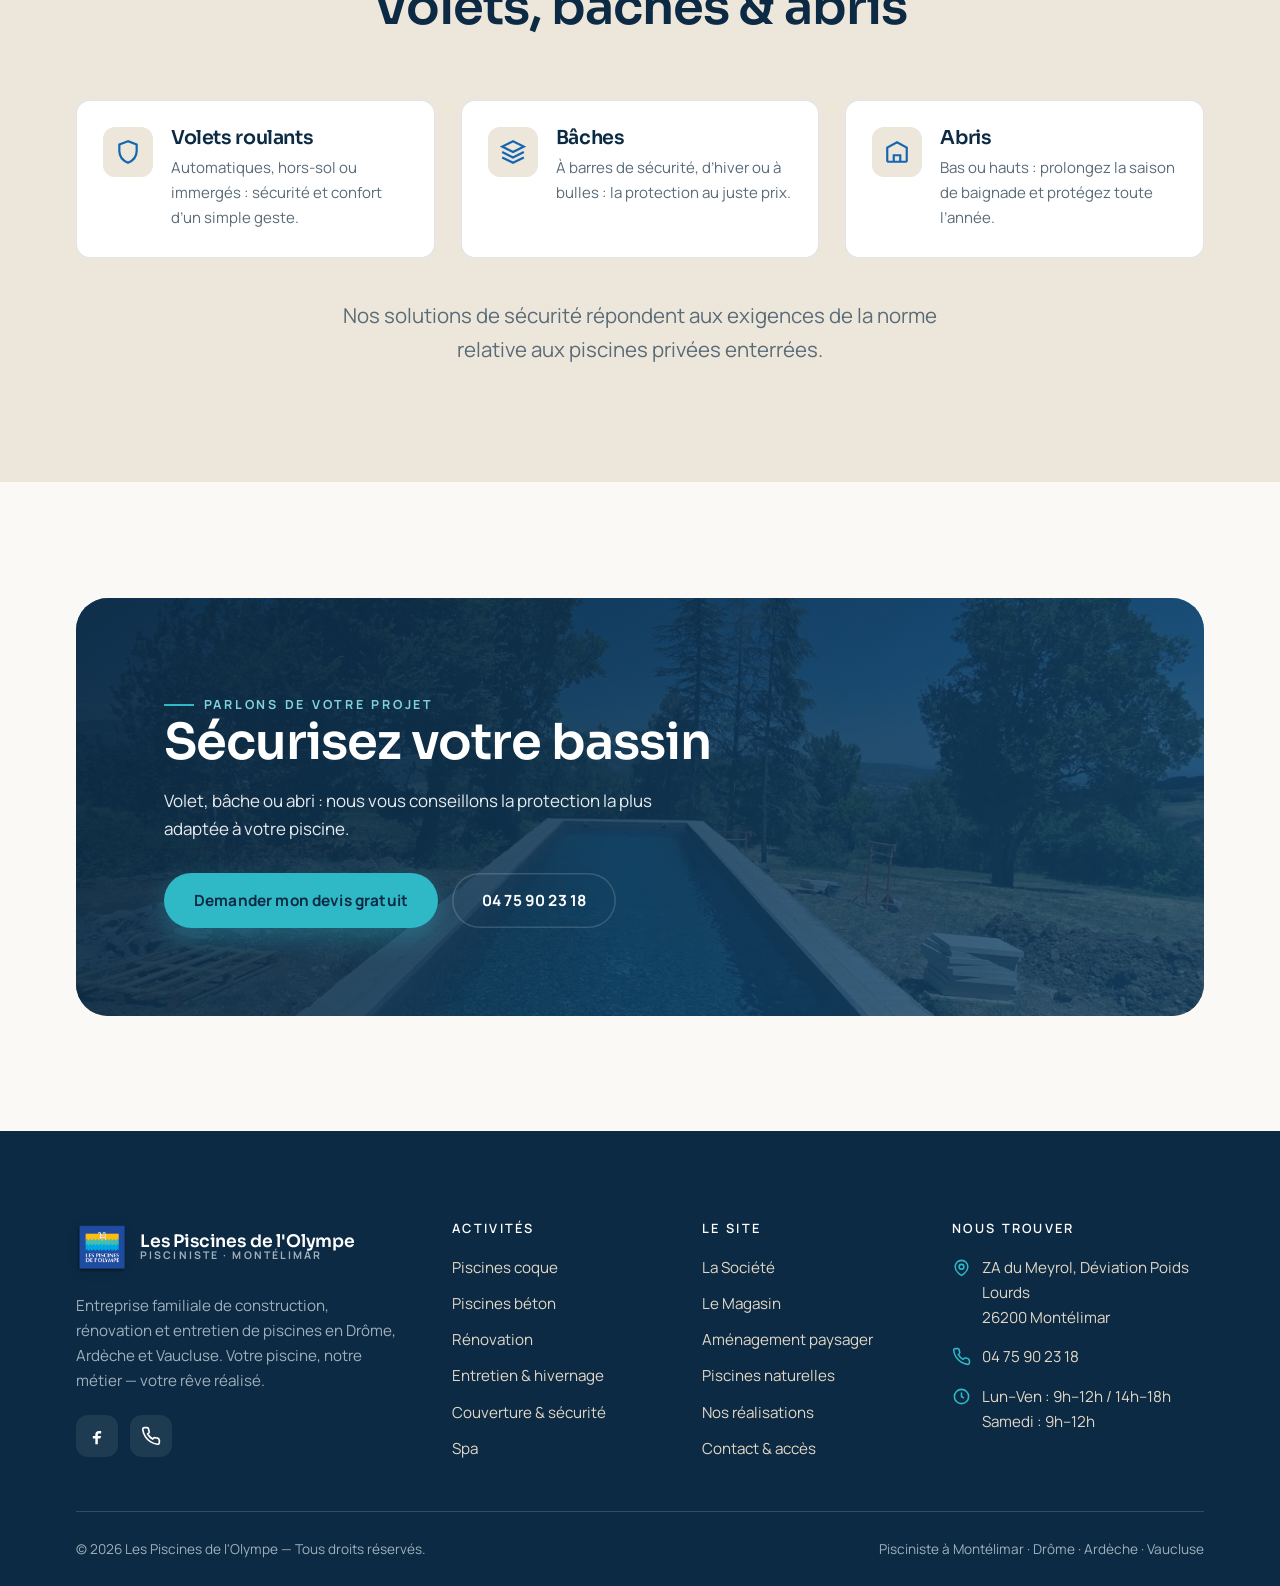
<file: couverture.html>
<!DOCTYPE html>
<html lang="fr">
<head>
<meta charset="UTF-8">
<meta name="viewport" content="width=device-width, initial-scale=1">
<title>Couverture & sécurité de piscine : volets, bâches, abris | Les Piscines de l’Olympe</title>
<meta name="description" content="Volets roulants, bâches et abris de piscine sur mesure en Drôme, Ardèche et Vaucluse. Protégez votre bassin, réduisez l’entretien et sécurisez la baignade.">
<link rel="canonical" href="https://www.lespiscinesdelolympe.fr/couverture.html">
<meta name="theme-color" content="#0C2A43">
<meta name="robots" content="index, follow">
<meta property="og:type" content="website">
<meta property="og:locale" content="fr_FR">
<meta property="og:title" content="Couverture & sécurité de piscine : volets, bâches, abris | Les Piscines de l’Olympe">
<meta property="og:description" content="Volets roulants, bâches et abris de piscine sur mesure en Drôme, Ardèche et Vaucluse. Protégez votre bassin, réduisez l’entretien et sécurisez la baignade.">
<meta property="og:image" content="https://www.lespiscinesdelolympe.fr/assets/img/piscine-couloir-nage-debordement.jpg">
<meta property="og:url" content="https://www.lespiscinesdelolympe.fr/couverture.html">
<link rel="icon" type="image/png" href="assets/img/logo-piscines-de-lolympe.png">
<link rel="preconnect" href="https://fonts.googleapis.com">
<link rel="preconnect" href="https://fonts.gstatic.com" crossorigin>
<link href="https://fonts.googleapis.com/css2?family=Sora:wght@400;500;600;700;800&family=Manrope:wght@400;500;600;700;800&display=swap" rel="stylesheet">
<link rel="stylesheet" href="assets/css/styles.css">

</head>
<body>
<header class="header">
  <div class="container">
    <a class="brand" href="index.html" aria-label="Les Piscines de l'Olympe — accueil">
      <img loading="lazy" decoding="async" src="assets/img/logo-piscines-de-lolympe.png" alt="Logo Les Piscines de l'Olympe">
      <span class="brand-name"><b>Les Piscines de l'Olympe</b><span>Pisciniste · Montélimar</span></span>
    </a>
    <nav aria-label="Navigation principale">
      <ul class="nav">
        <li><a href="index.html">Accueil</a></li>
        <li><a href="la-societe.html">La Société</a></li>
        <li class="has-dropdown current">
          <button class="nav-toggle" aria-haspopup="true" aria-expanded="false">Activités
            <svg class="chev" viewBox="0 0 24 24" fill="none" stroke="currentColor" stroke-width="2.2"><path d="m6 9 6 6 6-6"/></svg>
          </button>
          <div class="dropdown" role="menu">
            <a href="activites.html"><svg class="di" viewBox="0 0 24 24" fill="none" stroke="currentColor" stroke-width="2"><path d="M2 6c2-2 4-2 6 0s4 2 6 0 4-2 4 0M2 12c2-2 4-2 6 0s4 2 6 0 4-2 4 0M2 18c2-2 4-2 6 0s4 2 6 0 4-2 4 0"/></svg>Nos piscines — vue d'ensemble</a>
            <a href="piscines-coque.html"><svg class="di" viewBox="0 0 24 24" fill="none" stroke="currentColor" stroke-width="2"><path d="M3 21V8l9-5 9 5v13M3 21h18M9 21v-6h6v6"/></svg>Installation Coques</a>
            <a href="piscines-beton.html"><svg class="di" viewBox="0 0 24 24" fill="none" stroke="currentColor" stroke-width="2"><path d="M12 2 2 7l10 5 10-5-10-5zM2 17l10 5 10-5M2 12l10 5 10-5"/></svg>Installation Béton</a>
            <a href="renovation.html"><svg class="di" viewBox="0 0 24 24" fill="none" stroke="currentColor" stroke-width="2"><path d="M14.7 6.3a4 4 0 0 0-5.6 5.6l-6 6L5 20l6-6a4 4 0 0 0 5.6-5.6z"/></svg>Rénovation</a>
            <a href="entretien.html"><svg class="di" viewBox="0 0 24 24" fill="none" stroke="currentColor" stroke-width="2"><circle cx="12" cy="12" r="4"/><path d="M12 2v2m0 16v2M4.9 4.9l1.4 1.4m11.4 11.4 1.4 1.4M2 12h2m16 0h2M4.9 19.1l1.4-1.4m11.4-11.4 1.4-1.4"/></svg>Entretien · Estivage · Hivernage</a>
            <a href="couverture.html"><svg class="di" viewBox="0 0 24 24" fill="none" stroke="currentColor" stroke-width="2"><path d="M12 2 4 5v6c0 5 3.4 8.9 8 11 4.6-2.1 8-6 8-11V5l-8-3z"/></svg>Couverture · Sécurité</a>
            <a href="piscines-naturelles.html"><svg class="di" viewBox="0 0 24 24" fill="none" stroke="currentColor" stroke-width="2"><path d="M11 20A7 7 0 0 1 9.8 6.1C15.5 5 17 4.5 19 2c1 2 2 4.2 2 8a7 7 0 0 1-7 7z"/><path d="M2 21c0-3 4-4 6-6"/></svg>Piscines Naturelles</a>
            <a href="spa.html"><svg class="di" viewBox="0 0 24 24" fill="none" stroke="currentColor" stroke-width="2"><path d="M12 22a8 8 0 0 0 8-8H4a8 8 0 0 0 8 8zM7 10c0-1 1-1.5 1-3s-1-2-1-2m5 5c0-1 1-1.5 1-3s-1-2-1-2"/></svg>Spa</a>
          </div>
        </li>
        <li><a href="le-magasin.html">Le Magasin</a></li>
        <li><a href="amenagement-paysager.html">Aménagement Paysager</a></li>
        <li><a href="nos-realisations.html">Nos Réalisations</a></li>
      </ul>
    </nav>
    <div class="header-cta">
      <a class="header-phone" href="tel:+33475902318"><svg viewBox="0 0 24 24" fill="none" stroke="currentColor" stroke-width="2"><path d="M22 16.9v3a2 2 0 0 1-2.2 2 19.8 19.8 0 0 1-8.6-3.1 19.5 19.5 0 0 1-6-6 19.8 19.8 0 0 1-3.1-8.7A2 2 0 0 1 4.1 2h3a2 2 0 0 1 2 1.7c.1.9.3 1.8.6 2.7a2 2 0 0 1-.5 2.1L8 9.6a16 16 0 0 0 6 6l1.1-1.1a2 2 0 0 1 2.1-.5c.9.3 1.8.5 2.7.6a2 2 0 0 1 1.7 2z"/></svg>04 75 90 23 18</a>
      <a class="btn btn-primary" href="contact.html">Devis gratuit</a>
    </div>
    <button class="burger" aria-label="Ouvrir le menu" aria-expanded="false"><span></span><span></span><span></span></button>
  </div>
</header>

<div class="mobile-nav" id="mobileNav">
  <ul>
    <li><a href="index.html">Accueil</a></li>
    <li><a href="la-societe.html">La Société</a></li>
    <li>
      <button class="m-toggle" aria-expanded="false">Activités <svg class="chev" viewBox="0 0 24 24" fill="none" stroke="currentColor" stroke-width="2.2"><path d="m6 9 6 6 6-6"/></svg></button>
      <div class="m-sub">
        <a href="activites.html">Nos piscines</a>
        <a href="piscines-coque.html">Installation Coques</a>
        <a href="piscines-beton.html">Installation Béton</a>
        <a href="renovation.html">Rénovation</a>
        <a href="entretien.html">Entretien · Estivage · Hivernage</a>
        <a href="couverture.html">Couverture · Sécurité</a>
        <a href="piscines-naturelles.html">Piscines Naturelles</a>
        <a href="spa.html">Spa</a>
      </div>
    </li>
    <li><a href="le-magasin.html">Le Magasin</a></li>
    <li><a href="amenagement-paysager.html">Aménagement Paysager</a></li>
    <li><a href="nos-realisations.html">Nos Réalisations</a></li>
    <li><a href="contact.html">Contact · Accès</a></li>
  </ul>
  <div class="mobile-cta">
    <a class="btn btn-primary" href="contact.html">Demander un devis gratuit</a>
    <a class="btn btn-ghost" href="tel:+33475902318">04 75 90 23 18</a>
  </div>
</div>
<main>

  <section class="pagehero img">
    <div class="pagehero-media"><img src="assets/img/piscine-volet-mas.jpg" alt="Piscine couverte par un volet de sécurité devant un mas provençal" loading="eager" fetchpriority="high" decoding="async"></div>
    <div class="container">
      <nav class="breadcrumb" aria-label="Fil d'Ariane"><a href="index.html">Accueil</a> / <a href="activites.html">Activités</a> / <span>Couverture & sécurité</span></nav>
      <span class="kicker light">Couverture · Sécurité</span>
      <h1>Couverture & sécurité</h1>
      <p class="lead mt-1">Protéger le bassin, réduire l’entretien et sécuriser la baignade des plus petits.</p>
    </div>
  </section>
  <section class="section bg-cream">
    <div class="container">
      <div class="split">
        <div class="split-body reveal">
          <span class="kicker">Confort & tranquillité</span>
          <h2>Une piscine protégée, un esprit tranquille</h2>
          <p>Une bonne couverture, c’est moins de feuilles et de poussières, une eau qui garde sa chaleur, moins de produits de traitement — et surtout la sécurité des enfants et des animaux.</p>
          <p>Nous proposons et installons des solutions standard ou entièrement sur mesure, adaptées à la forme de votre bassin et à vos habitudes.</p>
          <a class="btn btn-primary mt-2" href="contact.html">Étudier ma couverture <svg viewBox="0 0 24 24" fill="none" stroke="currentColor" stroke-width="2.2"><path d="M5 12h14M12 5l7 7-7 7"/></svg></a>
        </div>
        <div class="split-media reveal d1"><img loading="lazy" decoding="async" src="assets/img/piscine-volet-securite-travertin.jpg" alt="Volet roulant fermé assurant la sécurité de la piscine"></div>
      </div>
    </div>
  </section>

  <section class="section bg-sand">
    <div class="container">
      <div class="sec-head center reveal"><span class="kicker center">Nos solutions</span><h2>Volets, bâches & abris</h2></div>
      <div class="grid grid-3">
        <div class="feature reveal"><div class="f-ic"><svg viewBox="0 0 24 24" fill="none" stroke="currentColor" stroke-width="2"><path d="M12 2 4 5v6c0 5 3.4 8.9 8 11 4.6-2.1 8-6 8-11V5l-8-3z"/></svg></div><div><h3>Volets roulants</h3><p>Automatiques, hors-sol ou immergés : sécurité et confort d’un simple geste.</p></div></div>
        <div class="feature reveal"><div class="f-ic"><svg viewBox="0 0 24 24" fill="none" stroke="currentColor" stroke-width="2"><path d="M12 2 2 7l10 5 10-5-10-5zM2 17l10 5 10-5M2 12l10 5 10-5"/></svg></div><div><h3>Bâches</h3><p>À barres de sécurité, d’hiver ou à bulles : la protection au juste prix.</p></div></div>
        <div class="feature reveal"><div class="f-ic"><svg viewBox="0 0 24 24" fill="none" stroke="currentColor" stroke-width="2"><path d="M3 21V8l9-5 9 5v13M3 21h18M9 21v-6h6v6"/></svg></div><div><h3>Abris</h3><p>Bas ou hauts : prolongez la saison de baignade et protégez toute l’année.</p></div></div>
      </div>
      <p class="center mt-3 lead reveal" style="max-width:640px;margin-inline:auto">Nos solutions de sécurité répondent aux exigences de la norme relative aux piscines privées enterrées.</p>
    </div>
  </section>
  
  <section class="section bg-cream">
    <div class="container">
      <div class="cta-band reveal">
        <div class="cta-media"><img loading="lazy" decoding="async" src="assets/img/piscine-miroir-vue-panoramique.jpg" alt=""></div>
        <span class="kicker light">Parlons de votre projet</span>
        <h2>Sécurisez votre bassin</h2>
        <p>Volet, bâche ou abri : nous vous conseillons la protection la plus adaptée à votre piscine.</p>
        <div class="hero-cta">
          <a class="btn btn-aqua" href="contact.html">Demander mon devis gratuit</a>
          <a class="btn btn-outline-light" href="tel:+33475902318">04 75 90 23 18</a>
        </div>
      </div>
    </div>
  </section>
  
</main>

<footer class="footer">
  <div class="container">
    <div class="footer-grid">
      <div>
        <a class="brand" href="index.html">
          <img loading="lazy" decoding="async" src="assets/img/logo-piscines-de-lolympe.png" alt="Logo Les Piscines de l'Olympe" style="width:52px;height:52px">
          <span class="brand-name"><b>Les Piscines de l'Olympe</b><span>Pisciniste · Montélimar</span></span>
        </a>
        <p class="f-about">Entreprise familiale de construction, rénovation et entretien de piscines en Drôme, Ardèche et Vaucluse. Votre piscine, notre métier — votre rêve réalisé.</p>
        <div class="socials">
          <a href="https://www.facebook.com/lespiscinesdelolympe" target="_blank" rel="noopener" aria-label="Facebook"><svg viewBox="0 0 24 24" fill="currentColor"><path d="M14 9h3V6h-3c-2.2 0-4 1.8-4 4v2H7v3h3v7h3v-7h3l1-3h-4v-2c0-.6.4-1 1-1z"/></svg></a>
          <a href="tel:+33475902318" aria-label="Téléphone"><svg viewBox="0 0 24 24" fill="none" stroke="currentColor" stroke-width="2"><path d="M22 16.9v3a2 2 0 0 1-2.2 2 19.8 19.8 0 0 1-8.6-3.1 19.5 19.5 0 0 1-6-6 19.8 19.8 0 0 1-3.1-8.7A2 2 0 0 1 4.1 2h3a2 2 0 0 1 2 1.7c.1.9.3 1.8.6 2.7a2 2 0 0 1-.5 2.1L8 9.6a16 16 0 0 0 6 6l1.1-1.1a2 2 0 0 1 2.1-.5c.9.3 1.8.5 2.7.6a2 2 0 0 1 1.7 2z"/></svg></a>
        </div>
      </div>
      <div>
        <h4>Activités</h4>
        <div class="f-links">
          <a href="piscines-coque.html">Piscines coque</a>
          <a href="piscines-beton.html">Piscines béton</a>
          <a href="renovation.html">Rénovation</a>
          <a href="entretien.html">Entretien &amp; hivernage</a>
          <a href="couverture.html">Couverture &amp; sécurité</a>
          <a href="spa.html">Spa</a>
        </div>
      </div>
      <div>
        <h4>Le site</h4>
        <div class="f-links">
          <a href="la-societe.html">La Société</a>
          <a href="le-magasin.html">Le Magasin</a>
          <a href="amenagement-paysager.html">Aménagement paysager</a>
          <a href="piscines-naturelles.html">Piscines naturelles</a>
          <a href="nos-realisations.html">Nos réalisations</a>
          <a href="contact.html">Contact &amp; accès</a>
        </div>
      </div>
      <div>
        <h4>Nous trouver</h4>
        <div class="f-contact">
          <div class="fc"><svg viewBox="0 0 24 24" fill="none" stroke="currentColor" stroke-width="2"><path d="M12 22s8-4.5 8-11a8 8 0 1 0-16 0c0 6.5 8 11 8 11z"/><circle cx="12" cy="11" r="3"/></svg><span>ZA du Meyrol, Déviation Poids Lourds<br>26200 Montélimar</span></div>
          <div class="fc"><svg viewBox="0 0 24 24" fill="none" stroke="currentColor" stroke-width="2"><path d="M22 16.9v3a2 2 0 0 1-2.2 2 19.8 19.8 0 0 1-8.6-3.1 19.5 19.5 0 0 1-6-6 19.8 19.8 0 0 1-3.1-8.7A2 2 0 0 1 4.1 2h3a2 2 0 0 1 2 1.7c.1.9.3 1.8.6 2.7a2 2 0 0 1-.5 2.1L8 9.6a16 16 0 0 0 6 6l1.1-1.1a2 2 0 0 1 2.1-.5c.9.3 1.8.5 2.7.6a2 2 0 0 1 1.7 2z"/></svg><a href="tel:+33475902318">04 75 90 23 18</a></div>
          <div class="fc"><svg viewBox="0 0 24 24" fill="none" stroke="currentColor" stroke-width="2"><circle cx="12" cy="12" r="9"/><path d="M12 7v5l3 2"/></svg><span>Lun–Ven : 9h–12h / 14h–18h<br>Samedi : 9h–12h</span></div>
        </div>
      </div>
    </div>
    <div class="footer-bottom">
      <span>© <span data-year>2026</span> Les Piscines de l'Olympe — Tous droits réservés.</span>
      <span>Pisciniste à Montélimar · Drôme · Ardèche · Vaucluse</span>
    </div>
  </div>
</footer>

<script src="assets/js/main.js"></script>
</body>
</html>
</file>
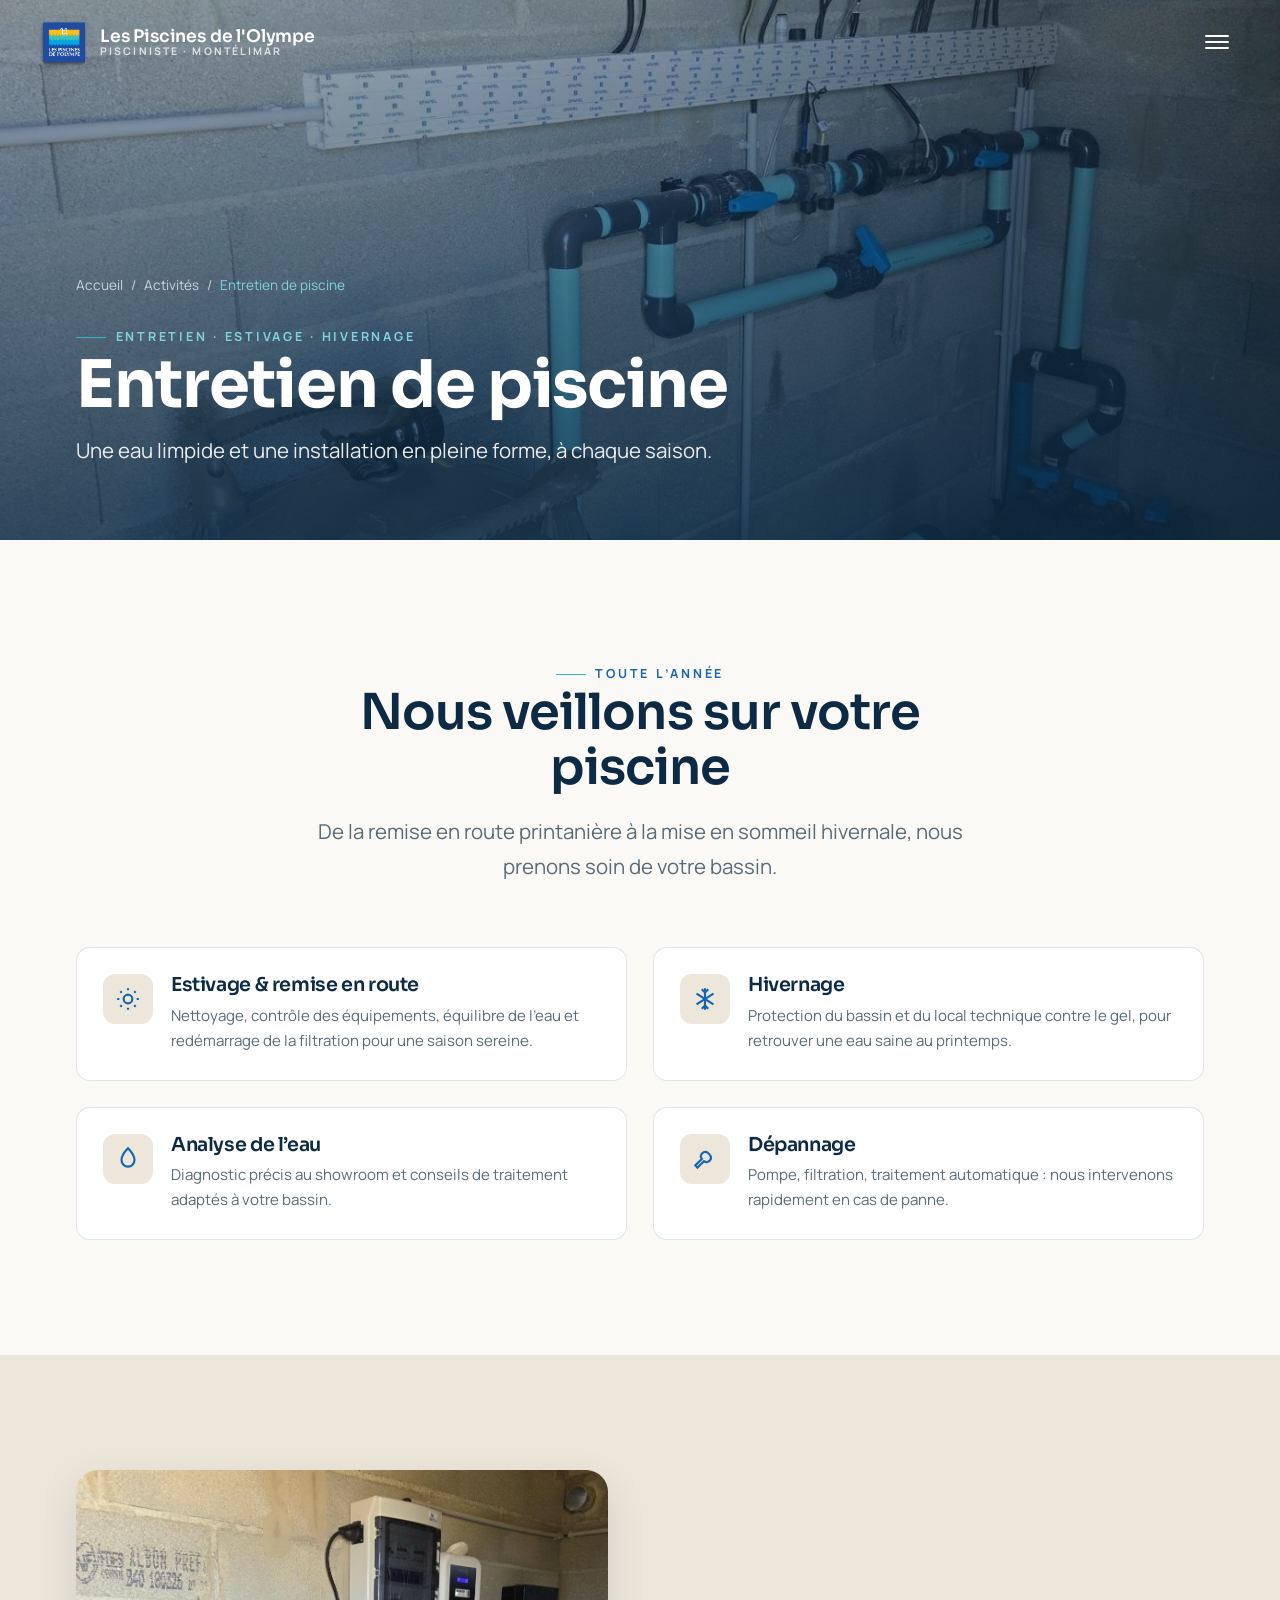
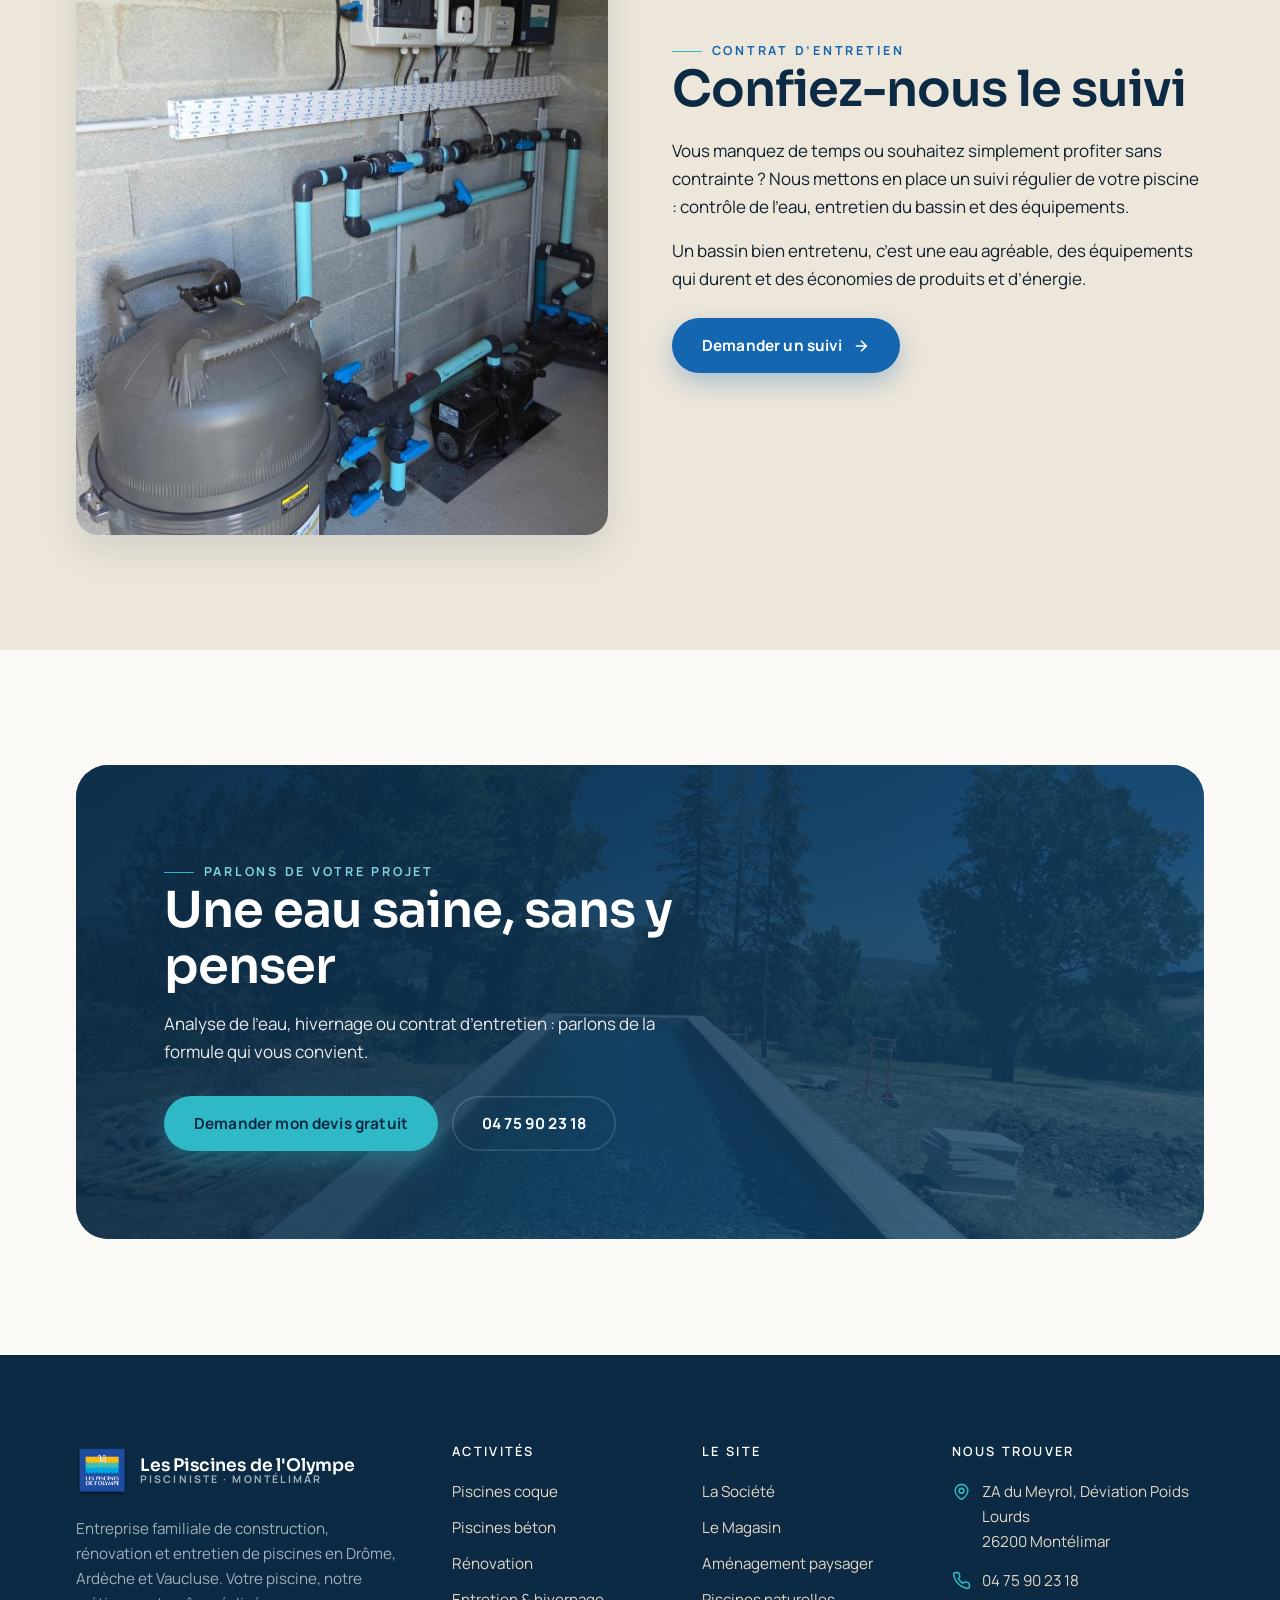
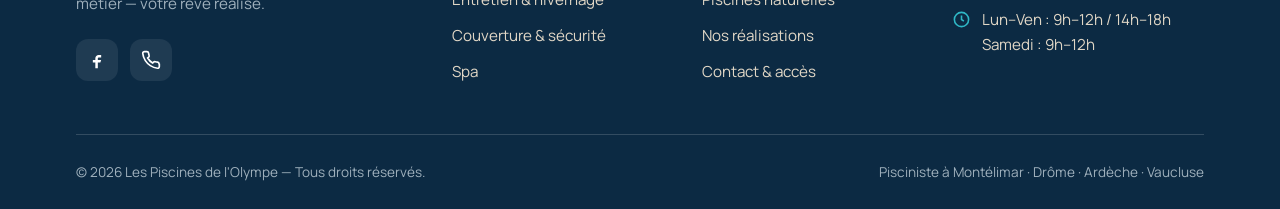
<file: entretien.html>
<!DOCTYPE html>
<html lang="fr">
<head>
<meta charset="UTF-8">
<meta name="viewport" content="width=device-width, initial-scale=1">
<title>Entretien, estivage & hivernage de piscine | Les Piscines de l’Olympe — Montélimar</title>
<meta name="description" content="Entretien régulier, estivage, hivernage, analyse de l’eau et dépannage de piscines en Drôme, Ardèche et Vaucluse. Une eau saine toute l’année, sans souci.">
<link rel="canonical" href="https://www.lespiscinesdelolympe.fr/entretien.html">
<meta name="theme-color" content="#0C2A43">
<meta name="robots" content="index, follow">
<meta property="og:type" content="website">
<meta property="og:locale" content="fr_FR">
<meta property="og:title" content="Entretien, estivage & hivernage de piscine | Les Piscines de l’Olympe — Montélimar">
<meta property="og:description" content="Entretien régulier, estivage, hivernage, analyse de l’eau et dépannage de piscines en Drôme, Ardèche et Vaucluse. Une eau saine toute l’année, sans souci.">
<meta property="og:image" content="https://www.lespiscinesdelolympe.fr/assets/img/piscine-couloir-nage-debordement.jpg">
<meta property="og:url" content="https://www.lespiscinesdelolympe.fr/entretien.html">
<link rel="icon" type="image/png" href="assets/img/logo-piscines-de-lolympe.png">
<link rel="preconnect" href="https://fonts.googleapis.com">
<link rel="preconnect" href="https://fonts.gstatic.com" crossorigin>
<link href="https://fonts.googleapis.com/css2?family=Sora:wght@400;500;600;700;800&family=Manrope:wght@400;500;600;700;800&display=swap" rel="stylesheet">
<link rel="stylesheet" href="assets/css/styles.css">

</head>
<body>
<header class="header">
  <div class="container">
    <a class="brand" href="index.html" aria-label="Les Piscines de l'Olympe — accueil">
      <img loading="lazy" decoding="async" src="assets/img/logo-piscines-de-lolympe.png" alt="Logo Les Piscines de l'Olympe">
      <span class="brand-name"><b>Les Piscines de l'Olympe</b><span>Pisciniste · Montélimar</span></span>
    </a>
    <nav aria-label="Navigation principale">
      <ul class="nav">
        <li><a href="index.html">Accueil</a></li>
        <li><a href="la-societe.html">La Société</a></li>
        <li class="has-dropdown current">
          <button class="nav-toggle" aria-haspopup="true" aria-expanded="false">Activités
            <svg class="chev" viewBox="0 0 24 24" fill="none" stroke="currentColor" stroke-width="2.2"><path d="m6 9 6 6 6-6"/></svg>
          </button>
          <div class="dropdown" role="menu">
            <a href="activites.html"><svg class="di" viewBox="0 0 24 24" fill="none" stroke="currentColor" stroke-width="2"><path d="M2 6c2-2 4-2 6 0s4 2 6 0 4-2 4 0M2 12c2-2 4-2 6 0s4 2 6 0 4-2 4 0M2 18c2-2 4-2 6 0s4 2 6 0 4-2 4 0"/></svg>Nos piscines — vue d'ensemble</a>
            <a href="piscines-coque.html"><svg class="di" viewBox="0 0 24 24" fill="none" stroke="currentColor" stroke-width="2"><path d="M3 21V8l9-5 9 5v13M3 21h18M9 21v-6h6v6"/></svg>Installation Coques</a>
            <a href="piscines-beton.html"><svg class="di" viewBox="0 0 24 24" fill="none" stroke="currentColor" stroke-width="2"><path d="M12 2 2 7l10 5 10-5-10-5zM2 17l10 5 10-5M2 12l10 5 10-5"/></svg>Installation Béton</a>
            <a href="renovation.html"><svg class="di" viewBox="0 0 24 24" fill="none" stroke="currentColor" stroke-width="2"><path d="M14.7 6.3a4 4 0 0 0-5.6 5.6l-6 6L5 20l6-6a4 4 0 0 0 5.6-5.6z"/></svg>Rénovation</a>
            <a href="entretien.html"><svg class="di" viewBox="0 0 24 24" fill="none" stroke="currentColor" stroke-width="2"><circle cx="12" cy="12" r="4"/><path d="M12 2v2m0 16v2M4.9 4.9l1.4 1.4m11.4 11.4 1.4 1.4M2 12h2m16 0h2M4.9 19.1l1.4-1.4m11.4-11.4 1.4-1.4"/></svg>Entretien · Estivage · Hivernage</a>
            <a href="couverture.html"><svg class="di" viewBox="0 0 24 24" fill="none" stroke="currentColor" stroke-width="2"><path d="M12 2 4 5v6c0 5 3.4 8.9 8 11 4.6-2.1 8-6 8-11V5l-8-3z"/></svg>Couverture · Sécurité</a>
            <a href="piscines-naturelles.html"><svg class="di" viewBox="0 0 24 24" fill="none" stroke="currentColor" stroke-width="2"><path d="M11 20A7 7 0 0 1 9.8 6.1C15.5 5 17 4.5 19 2c1 2 2 4.2 2 8a7 7 0 0 1-7 7z"/><path d="M2 21c0-3 4-4 6-6"/></svg>Piscines Naturelles</a>
            <a href="spa.html"><svg class="di" viewBox="0 0 24 24" fill="none" stroke="currentColor" stroke-width="2"><path d="M12 22a8 8 0 0 0 8-8H4a8 8 0 0 0 8 8zM7 10c0-1 1-1.5 1-3s-1-2-1-2m5 5c0-1 1-1.5 1-3s-1-2-1-2"/></svg>Spa</a>
          </div>
        </li>
        <li><a href="le-magasin.html">Le Magasin</a></li>
        <li><a href="amenagement-paysager.html">Aménagement Paysager</a></li>
        <li><a href="nos-realisations.html">Nos Réalisations</a></li>
      </ul>
    </nav>
    <div class="header-cta">
      <a class="header-phone" href="tel:+33475902318"><svg viewBox="0 0 24 24" fill="none" stroke="currentColor" stroke-width="2"><path d="M22 16.9v3a2 2 0 0 1-2.2 2 19.8 19.8 0 0 1-8.6-3.1 19.5 19.5 0 0 1-6-6 19.8 19.8 0 0 1-3.1-8.7A2 2 0 0 1 4.1 2h3a2 2 0 0 1 2 1.7c.1.9.3 1.8.6 2.7a2 2 0 0 1-.5 2.1L8 9.6a16 16 0 0 0 6 6l1.1-1.1a2 2 0 0 1 2.1-.5c.9.3 1.8.5 2.7.6a2 2 0 0 1 1.7 2z"/></svg>04 75 90 23 18</a>
      <a class="btn btn-primary" href="contact.html">Devis gratuit</a>
    </div>
    <button class="burger" aria-label="Ouvrir le menu" aria-expanded="false"><span></span><span></span><span></span></button>
  </div>
</header>

<div class="mobile-nav" id="mobileNav">
  <ul>
    <li><a href="index.html">Accueil</a></li>
    <li><a href="la-societe.html">La Société</a></li>
    <li>
      <button class="m-toggle" aria-expanded="false">Activités <svg class="chev" viewBox="0 0 24 24" fill="none" stroke="currentColor" stroke-width="2.2"><path d="m6 9 6 6 6-6"/></svg></button>
      <div class="m-sub">
        <a href="activites.html">Nos piscines</a>
        <a href="piscines-coque.html">Installation Coques</a>
        <a href="piscines-beton.html">Installation Béton</a>
        <a href="renovation.html">Rénovation</a>
        <a href="entretien.html">Entretien · Estivage · Hivernage</a>
        <a href="couverture.html">Couverture · Sécurité</a>
        <a href="piscines-naturelles.html">Piscines Naturelles</a>
        <a href="spa.html">Spa</a>
      </div>
    </li>
    <li><a href="le-magasin.html">Le Magasin</a></li>
    <li><a href="amenagement-paysager.html">Aménagement Paysager</a></li>
    <li><a href="nos-realisations.html">Nos Réalisations</a></li>
    <li><a href="contact.html">Contact · Accès</a></li>
  </ul>
  <div class="mobile-cta">
    <a class="btn btn-primary" href="contact.html">Demander un devis gratuit</a>
    <a class="btn btn-ghost" href="tel:+33475902318">04 75 90 23 18</a>
  </div>
</div>
<main>

  <section class="pagehero img">
    <div class="pagehero-media"><img src="assets/img/local-technique-filtration.jpg" alt="Local technique et système de filtration de piscine" loading="eager" fetchpriority="high" decoding="async"></div>
    <div class="container">
      <nav class="breadcrumb" aria-label="Fil d'Ariane"><a href="index.html">Accueil</a> / <a href="activites.html">Activités</a> / <span>Entretien de piscine</span></nav>
      <span class="kicker light">Entretien · Estivage · Hivernage</span>
      <h1>Entretien de piscine</h1>
      <p class="lead mt-1">Une eau limpide et une installation en pleine forme, à chaque saison.</p>
    </div>
  </section>
  <section class="section bg-cream">
    <div class="container">
      <div class="sec-head center reveal"><span class="kicker center">Toute l’année</span><h2>Nous veillons sur votre piscine</h2><p class="lead">De la remise en route printanière à la mise en sommeil hivernale, nous prenons soin de votre bassin.</p></div>
      <div class="grid grid-2">
        <div class="feature reveal"><div class="f-ic"><svg viewBox="0 0 24 24" fill="none" stroke="currentColor" stroke-width="2"><circle cx="12" cy="12" r="4"/><path d="M12 2v2m0 16v2M4.9 4.9l1.4 1.4m11.4 11.4 1.4 1.4M2 12h2m16 0h2M4.9 19.1l1.4-1.4m11.4-11.4 1.4-1.4"/></svg></div><div><h3>Estivage & remise en route</h3><p>Nettoyage, contrôle des équipements, équilibre de l’eau et redémarrage de la filtration pour une saison sereine.</p></div></div>
        <div class="feature reveal d1"><div class="f-ic"><svg viewBox="0 0 24 24" fill="none" stroke="currentColor" stroke-width="2"><path d="M12 2v20M4.2 7l15.6 10M19.8 7 4.2 17M12 6l3-3m-3 3-3-3m3 15 3 3m-3-3-3 3"/></svg></div><div><h3>Hivernage</h3><p>Protection du bassin et du local technique contre le gel, pour retrouver une eau saine au printemps.</p></div></div>
        <div class="feature reveal"><div class="f-ic"><svg viewBox="0 0 24 24" fill="none" stroke="currentColor" stroke-width="2"><path d="M12 2s6 6 6 11a6 6 0 1 1-12 0c0-5 6-11 6-11z"/></svg></div><div><h3>Analyse de l’eau</h3><p>Diagnostic précis au showroom et conseils de traitement adaptés à votre bassin.</p></div></div>
        <div class="feature reveal d1"><div class="f-ic"><svg viewBox="0 0 24 24" fill="none" stroke="currentColor" stroke-width="2"><path d="M14.7 6.3a4 4 0 0 0-5.6 5.6l-6 6L5 20l6-6a4 4 0 0 0 5.6-5.6z"/></svg></div><div><h3>Dépannage</h3><p>Pompe, filtration, traitement automatique : nous intervenons rapidement en cas de panne.</p></div></div>
      </div>
    </div>
  </section>

  <section class="section bg-sand">
    <div class="container">
      <div class="split">
        <div class="split-media reveal"><img loading="lazy" decoding="async" src="assets/img/local-technique-filtration.jpg" alt="Système de filtration et de traitement automatique de piscine"></div>
        <div class="split-body reveal d1">
          <span class="kicker">Contrat d’entretien</span>
          <h2>Confiez-nous le suivi</h2>
          <p>Vous manquez de temps ou souhaitez simplement profiter sans contrainte ? Nous mettons en place un suivi régulier de votre piscine : contrôle de l’eau, entretien du bassin et des équipements.</p>
          <p>Un bassin bien entretenu, c’est une eau agréable, des équipements qui durent et des économies de produits et d’énergie.</p>
          <a class="btn btn-primary mt-2" href="contact.html">Demander un suivi <svg viewBox="0 0 24 24" fill="none" stroke="currentColor" stroke-width="2.2"><path d="M5 12h14M12 5l7 7-7 7"/></svg></a>
        </div>
      </div>
    </div>
  </section>
  
  <section class="section bg-cream">
    <div class="container">
      <div class="cta-band reveal">
        <div class="cta-media"><img loading="lazy" decoding="async" src="assets/img/piscine-miroir-vue-panoramique.jpg" alt=""></div>
        <span class="kicker light">Parlons de votre projet</span>
        <h2>Une eau saine, sans y penser</h2>
        <p>Analyse de l’eau, hivernage ou contrat d’entretien : parlons de la formule qui vous convient.</p>
        <div class="hero-cta">
          <a class="btn btn-aqua" href="contact.html">Demander mon devis gratuit</a>
          <a class="btn btn-outline-light" href="tel:+33475902318">04 75 90 23 18</a>
        </div>
      </div>
    </div>
  </section>
  
</main>

<footer class="footer">
  <div class="container">
    <div class="footer-grid">
      <div>
        <a class="brand" href="index.html">
          <img loading="lazy" decoding="async" src="assets/img/logo-piscines-de-lolympe.png" alt="Logo Les Piscines de l'Olympe" style="width:52px;height:52px">
          <span class="brand-name"><b>Les Piscines de l'Olympe</b><span>Pisciniste · Montélimar</span></span>
        </a>
        <p class="f-about">Entreprise familiale de construction, rénovation et entretien de piscines en Drôme, Ardèche et Vaucluse. Votre piscine, notre métier — votre rêve réalisé.</p>
        <div class="socials">
          <a href="https://www.facebook.com/lespiscinesdelolympe" target="_blank" rel="noopener" aria-label="Facebook"><svg viewBox="0 0 24 24" fill="currentColor"><path d="M14 9h3V6h-3c-2.2 0-4 1.8-4 4v2H7v3h3v7h3v-7h3l1-3h-4v-2c0-.6.4-1 1-1z"/></svg></a>
          <a href="tel:+33475902318" aria-label="Téléphone"><svg viewBox="0 0 24 24" fill="none" stroke="currentColor" stroke-width="2"><path d="M22 16.9v3a2 2 0 0 1-2.2 2 19.8 19.8 0 0 1-8.6-3.1 19.5 19.5 0 0 1-6-6 19.8 19.8 0 0 1-3.1-8.7A2 2 0 0 1 4.1 2h3a2 2 0 0 1 2 1.7c.1.9.3 1.8.6 2.7a2 2 0 0 1-.5 2.1L8 9.6a16 16 0 0 0 6 6l1.1-1.1a2 2 0 0 1 2.1-.5c.9.3 1.8.5 2.7.6a2 2 0 0 1 1.7 2z"/></svg></a>
        </div>
      </div>
      <div>
        <h4>Activités</h4>
        <div class="f-links">
          <a href="piscines-coque.html">Piscines coque</a>
          <a href="piscines-beton.html">Piscines béton</a>
          <a href="renovation.html">Rénovation</a>
          <a href="entretien.html">Entretien &amp; hivernage</a>
          <a href="couverture.html">Couverture &amp; sécurité</a>
          <a href="spa.html">Spa</a>
        </div>
      </div>
      <div>
        <h4>Le site</h4>
        <div class="f-links">
          <a href="la-societe.html">La Société</a>
          <a href="le-magasin.html">Le Magasin</a>
          <a href="amenagement-paysager.html">Aménagement paysager</a>
          <a href="piscines-naturelles.html">Piscines naturelles</a>
          <a href="nos-realisations.html">Nos réalisations</a>
          <a href="contact.html">Contact &amp; accès</a>
        </div>
      </div>
      <div>
        <h4>Nous trouver</h4>
        <div class="f-contact">
          <div class="fc"><svg viewBox="0 0 24 24" fill="none" stroke="currentColor" stroke-width="2"><path d="M12 22s8-4.5 8-11a8 8 0 1 0-16 0c0 6.5 8 11 8 11z"/><circle cx="12" cy="11" r="3"/></svg><span>ZA du Meyrol, Déviation Poids Lourds<br>26200 Montélimar</span></div>
          <div class="fc"><svg viewBox="0 0 24 24" fill="none" stroke="currentColor" stroke-width="2"><path d="M22 16.9v3a2 2 0 0 1-2.2 2 19.8 19.8 0 0 1-8.6-3.1 19.5 19.5 0 0 1-6-6 19.8 19.8 0 0 1-3.1-8.7A2 2 0 0 1 4.1 2h3a2 2 0 0 1 2 1.7c.1.9.3 1.8.6 2.7a2 2 0 0 1-.5 2.1L8 9.6a16 16 0 0 0 6 6l1.1-1.1a2 2 0 0 1 2.1-.5c.9.3 1.8.5 2.7.6a2 2 0 0 1 1.7 2z"/></svg><a href="tel:+33475902318">04 75 90 23 18</a></div>
          <div class="fc"><svg viewBox="0 0 24 24" fill="none" stroke="currentColor" stroke-width="2"><circle cx="12" cy="12" r="9"/><path d="M12 7v5l3 2"/></svg><span>Lun–Ven : 9h–12h / 14h–18h<br>Samedi : 9h–12h</span></div>
        </div>
      </div>
    </div>
    <div class="footer-bottom">
      <span>© <span data-year>2026</span> Les Piscines de l'Olympe — Tous droits réservés.</span>
      <span>Pisciniste à Montélimar · Drôme · Ardèche · Vaucluse</span>
    </div>
  </div>
</footer>

<script src="assets/js/main.js"></script>
</body>
</html>
</file>
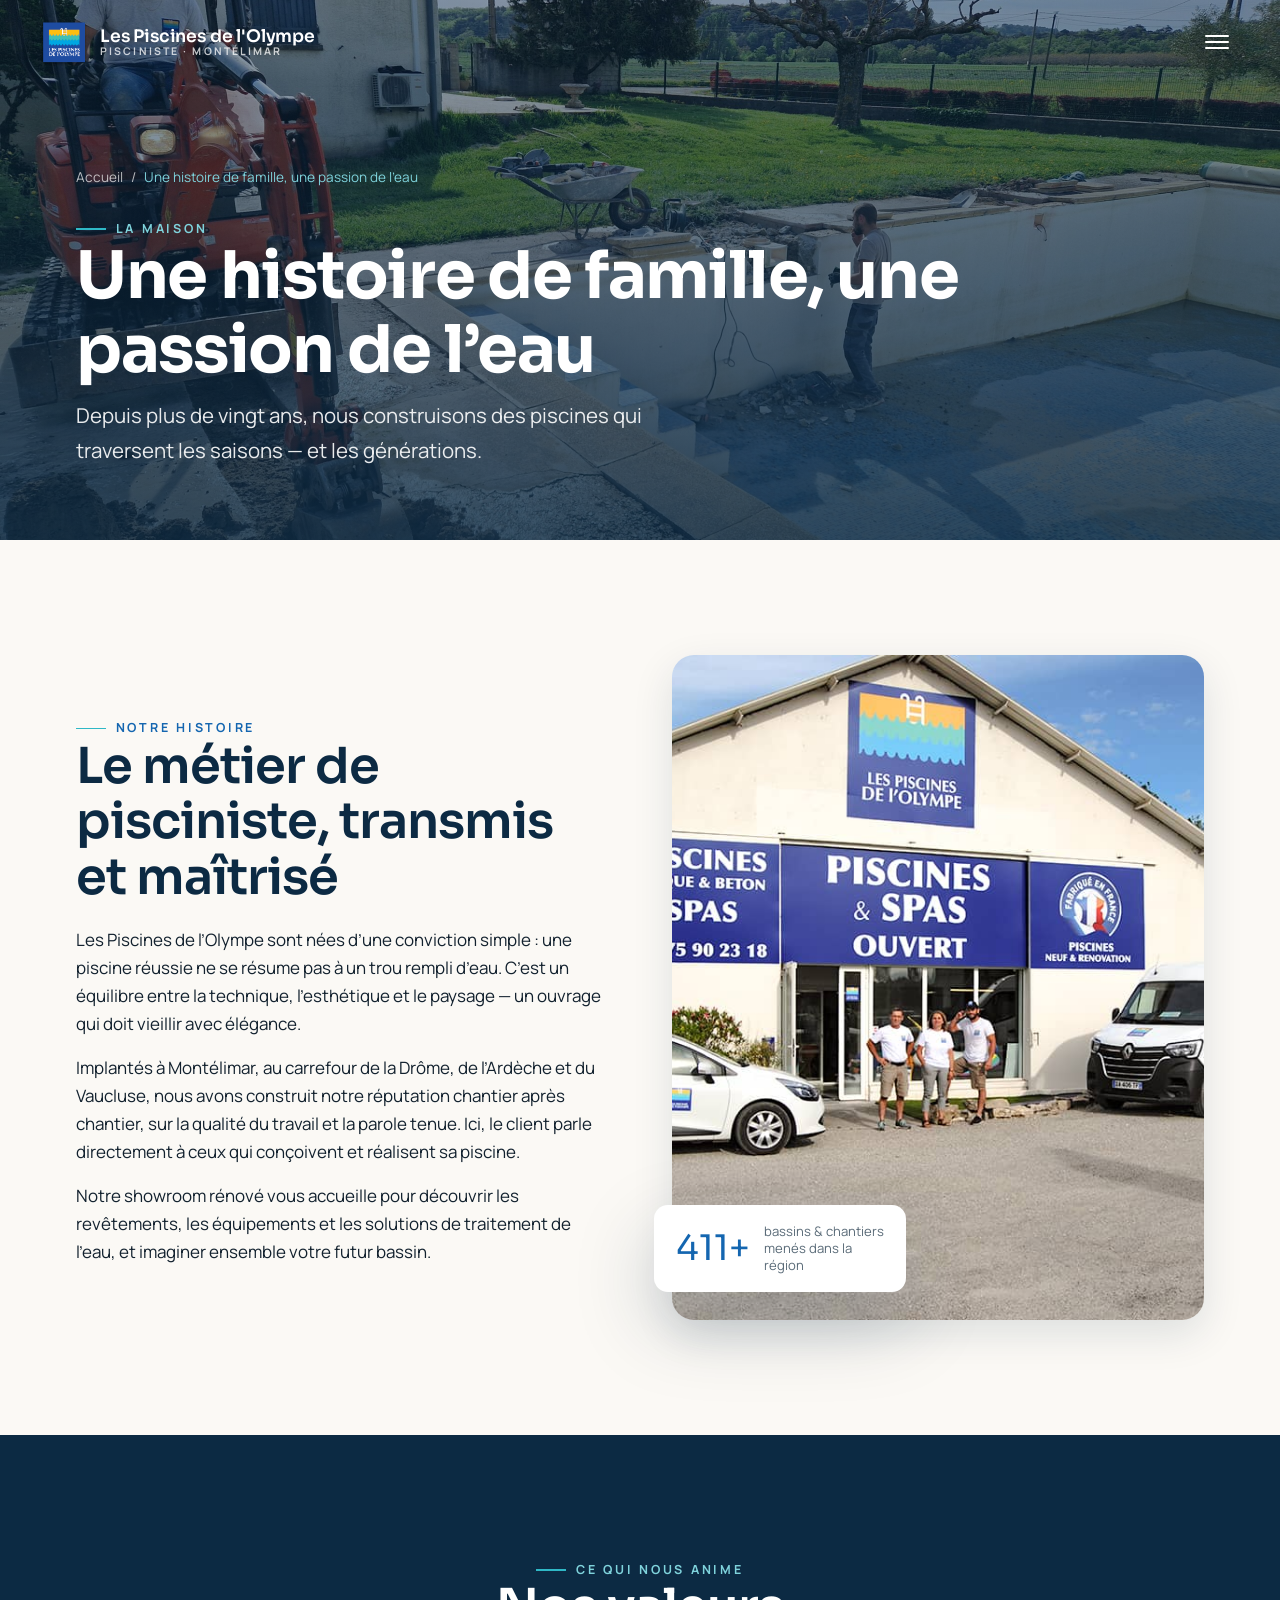
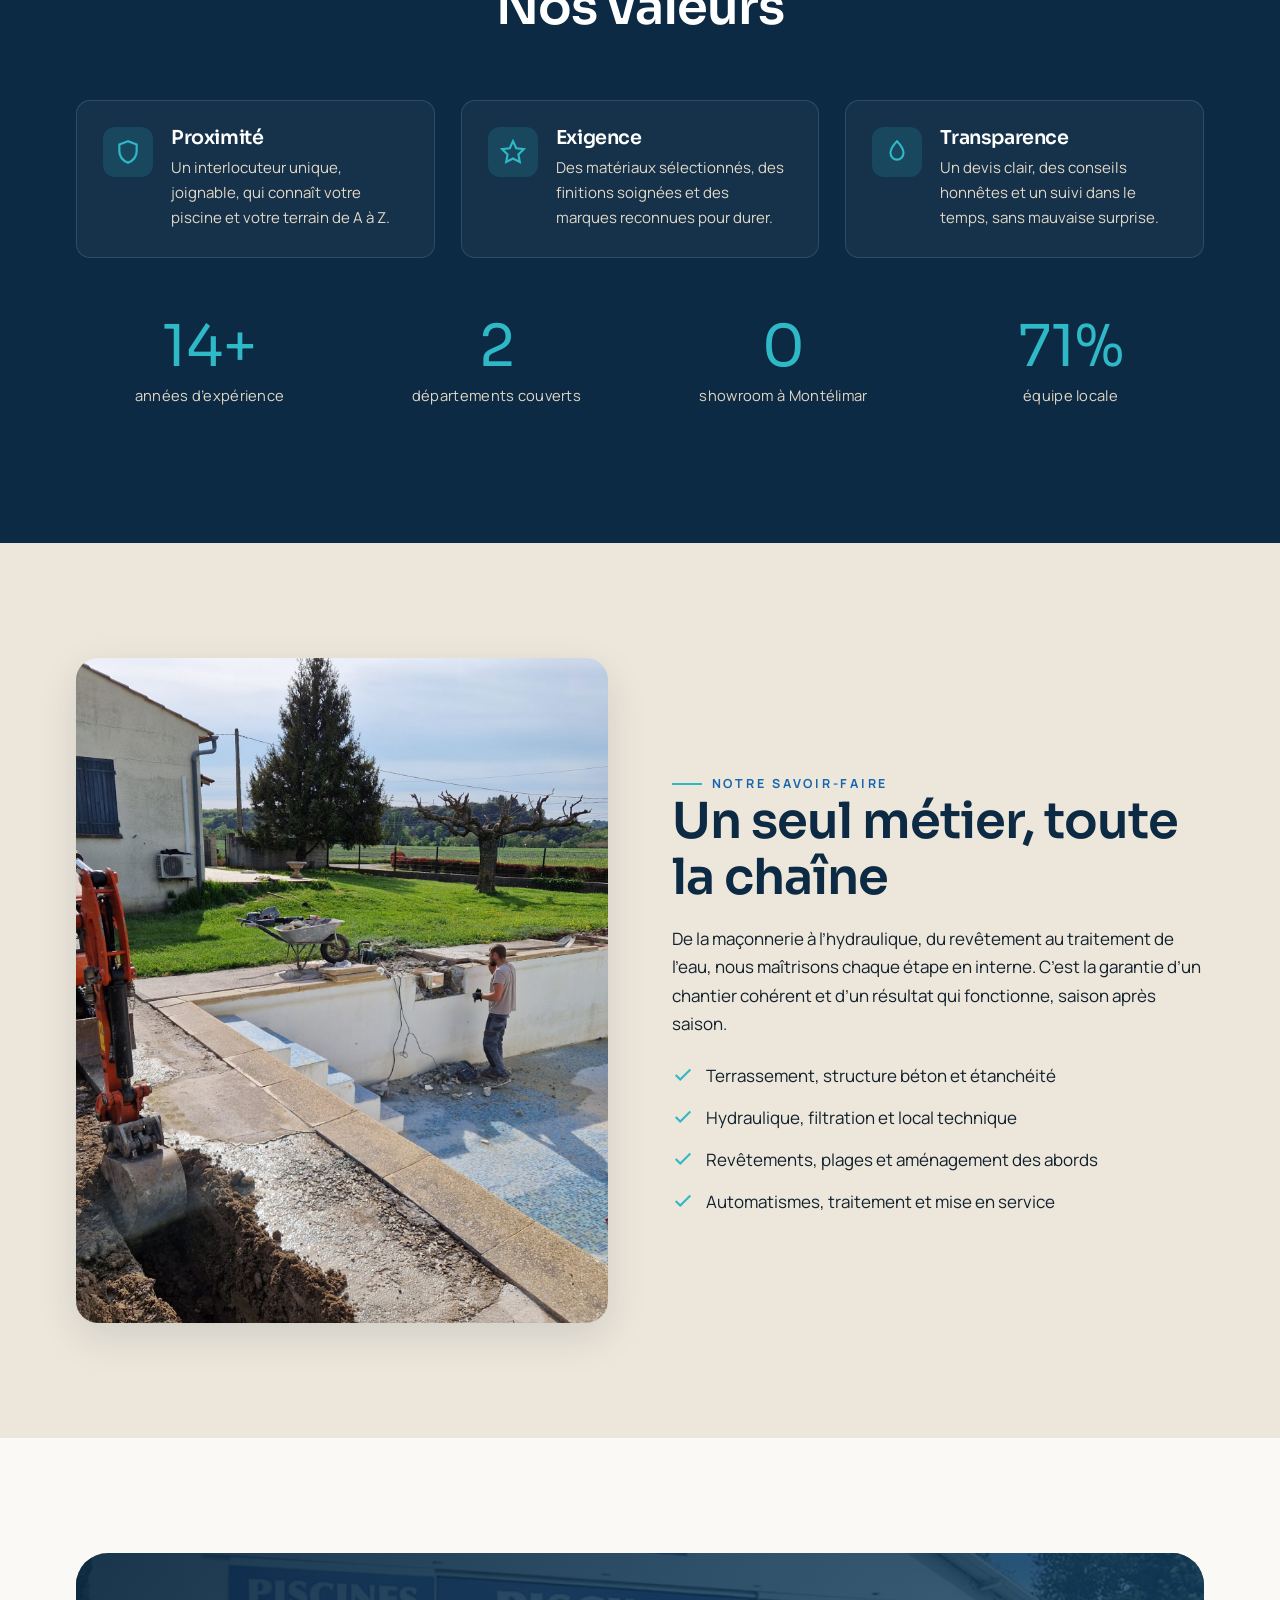
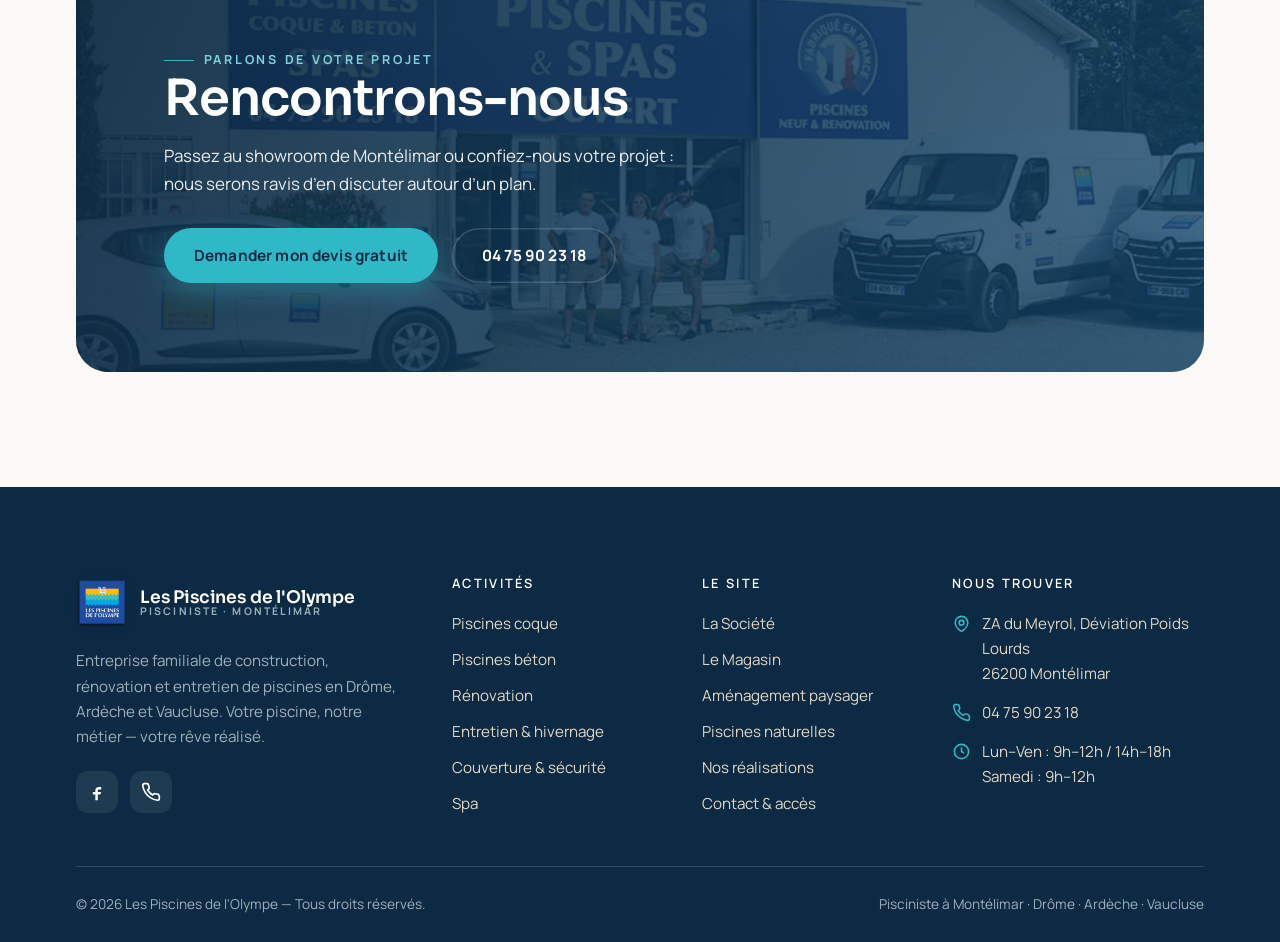
<file: la-societe.html>
<!DOCTYPE html>
<html lang="fr">
<head>
<meta charset="UTF-8">
<meta name="viewport" content="width=device-width, initial-scale=1">
<title>La Société — Pisciniste familial à Montélimar | Les Piscines de l’Olympe</title>
<meta name="description" content="Découvrez Les Piscines de l’Olympe : une entreprise familiale de piscinistes à Montélimar, un savoir-faire artisanal et un accompagnement de proximité en Drôme, Ardèche et Vaucluse.">
<link rel="canonical" href="https://www.lespiscinesdelolympe.fr/la-societe.html">
<meta name="theme-color" content="#0C2A43">
<meta name="robots" content="index, follow">
<meta property="og:type" content="website">
<meta property="og:locale" content="fr_FR">
<meta property="og:title" content="La Société — Pisciniste familial à Montélimar | Les Piscines de l’Olympe">
<meta property="og:description" content="Découvrez Les Piscines de l’Olympe : une entreprise familiale de piscinistes à Montélimar, un savoir-faire artisanal et un accompagnement de proximité en Drôme, Ardèche et Vaucluse.">
<meta property="og:image" content="https://www.lespiscinesdelolympe.fr/assets/img/piscine-couloir-nage-debordement.jpg">
<meta property="og:url" content="https://www.lespiscinesdelolympe.fr/la-societe.html">
<link rel="icon" type="image/png" href="assets/img/logo-piscines-de-lolympe.png">
<link rel="preconnect" href="https://fonts.googleapis.com">
<link rel="preconnect" href="https://fonts.gstatic.com" crossorigin>
<link href="https://fonts.googleapis.com/css2?family=Sora:wght@400;500;600;700;800&family=Manrope:wght@400;500;600;700;800&display=swap" rel="stylesheet">
<link rel="stylesheet" href="assets/css/styles.css">

</head>
<body>
<header class="header">
  <div class="container">
    <a class="brand" href="index.html" aria-label="Les Piscines de l'Olympe — accueil">
      <img loading="lazy" decoding="async" src="assets/img/logo-piscines-de-lolympe.png" alt="Logo Les Piscines de l'Olympe">
      <span class="brand-name"><b>Les Piscines de l'Olympe</b><span>Pisciniste · Montélimar</span></span>
    </a>
    <nav aria-label="Navigation principale">
      <ul class="nav">
        <li><a href="index.html">Accueil</a></li>
        <li class="current"><a href="la-societe.html">La Société</a></li>
        <li class="has-dropdown">
          <button class="nav-toggle" aria-haspopup="true" aria-expanded="false">Activités
            <svg class="chev" viewBox="0 0 24 24" fill="none" stroke="currentColor" stroke-width="2.2"><path d="m6 9 6 6 6-6"/></svg>
          </button>
          <div class="dropdown" role="menu">
            <a href="activites.html"><svg class="di" viewBox="0 0 24 24" fill="none" stroke="currentColor" stroke-width="2"><path d="M2 6c2-2 4-2 6 0s4 2 6 0 4-2 4 0M2 12c2-2 4-2 6 0s4 2 6 0 4-2 4 0M2 18c2-2 4-2 6 0s4 2 6 0 4-2 4 0"/></svg>Nos piscines — vue d'ensemble</a>
            <a href="piscines-coque.html"><svg class="di" viewBox="0 0 24 24" fill="none" stroke="currentColor" stroke-width="2"><path d="M3 21V8l9-5 9 5v13M3 21h18M9 21v-6h6v6"/></svg>Installation Coques</a>
            <a href="piscines-beton.html"><svg class="di" viewBox="0 0 24 24" fill="none" stroke="currentColor" stroke-width="2"><path d="M12 2 2 7l10 5 10-5-10-5zM2 17l10 5 10-5M2 12l10 5 10-5"/></svg>Installation Béton</a>
            <a href="renovation.html"><svg class="di" viewBox="0 0 24 24" fill="none" stroke="currentColor" stroke-width="2"><path d="M14.7 6.3a4 4 0 0 0-5.6 5.6l-6 6L5 20l6-6a4 4 0 0 0 5.6-5.6z"/></svg>Rénovation</a>
            <a href="entretien.html"><svg class="di" viewBox="0 0 24 24" fill="none" stroke="currentColor" stroke-width="2"><circle cx="12" cy="12" r="4"/><path d="M12 2v2m0 16v2M4.9 4.9l1.4 1.4m11.4 11.4 1.4 1.4M2 12h2m16 0h2M4.9 19.1l1.4-1.4m11.4-11.4 1.4-1.4"/></svg>Entretien · Estivage · Hivernage</a>
            <a href="couverture.html"><svg class="di" viewBox="0 0 24 24" fill="none" stroke="currentColor" stroke-width="2"><path d="M12 2 4 5v6c0 5 3.4 8.9 8 11 4.6-2.1 8-6 8-11V5l-8-3z"/></svg>Couverture · Sécurité</a>
            <a href="piscines-naturelles.html"><svg class="di" viewBox="0 0 24 24" fill="none" stroke="currentColor" stroke-width="2"><path d="M11 20A7 7 0 0 1 9.8 6.1C15.5 5 17 4.5 19 2c1 2 2 4.2 2 8a7 7 0 0 1-7 7z"/><path d="M2 21c0-3 4-4 6-6"/></svg>Piscines Naturelles</a>
            <a href="spa.html"><svg class="di" viewBox="0 0 24 24" fill="none" stroke="currentColor" stroke-width="2"><path d="M12 22a8 8 0 0 0 8-8H4a8 8 0 0 0 8 8zM7 10c0-1 1-1.5 1-3s-1-2-1-2m5 5c0-1 1-1.5 1-3s-1-2-1-2"/></svg>Spa</a>
          </div>
        </li>
        <li><a href="le-magasin.html">Le Magasin</a></li>
        <li><a href="amenagement-paysager.html">Aménagement Paysager</a></li>
        <li><a href="nos-realisations.html">Nos Réalisations</a></li>
      </ul>
    </nav>
    <div class="header-cta">
      <a class="header-phone" href="tel:+33475902318"><svg viewBox="0 0 24 24" fill="none" stroke="currentColor" stroke-width="2"><path d="M22 16.9v3a2 2 0 0 1-2.2 2 19.8 19.8 0 0 1-8.6-3.1 19.5 19.5 0 0 1-6-6 19.8 19.8 0 0 1-3.1-8.7A2 2 0 0 1 4.1 2h3a2 2 0 0 1 2 1.7c.1.9.3 1.8.6 2.7a2 2 0 0 1-.5 2.1L8 9.6a16 16 0 0 0 6 6l1.1-1.1a2 2 0 0 1 2.1-.5c.9.3 1.8.5 2.7.6a2 2 0 0 1 1.7 2z"/></svg>04 75 90 23 18</a>
      <a class="btn btn-primary" href="contact.html">Devis gratuit</a>
    </div>
    <button class="burger" aria-label="Ouvrir le menu" aria-expanded="false"><span></span><span></span><span></span></button>
  </div>
</header>

<div class="mobile-nav" id="mobileNav">
  <ul>
    <li><a href="index.html">Accueil</a></li>
    <li><a href="la-societe.html">La Société</a></li>
    <li>
      <button class="m-toggle" aria-expanded="false">Activités <svg class="chev" viewBox="0 0 24 24" fill="none" stroke="currentColor" stroke-width="2.2"><path d="m6 9 6 6 6-6"/></svg></button>
      <div class="m-sub">
        <a href="activites.html">Nos piscines</a>
        <a href="piscines-coque.html">Installation Coques</a>
        <a href="piscines-beton.html">Installation Béton</a>
        <a href="renovation.html">Rénovation</a>
        <a href="entretien.html">Entretien · Estivage · Hivernage</a>
        <a href="couverture.html">Couverture · Sécurité</a>
        <a href="piscines-naturelles.html">Piscines Naturelles</a>
        <a href="spa.html">Spa</a>
      </div>
    </li>
    <li><a href="le-magasin.html">Le Magasin</a></li>
    <li><a href="amenagement-paysager.html">Aménagement Paysager</a></li>
    <li><a href="nos-realisations.html">Nos Réalisations</a></li>
    <li><a href="contact.html">Contact · Accès</a></li>
  </ul>
  <div class="mobile-cta">
    <a class="btn btn-primary" href="contact.html">Demander un devis gratuit</a>
    <a class="btn btn-ghost" href="tel:+33475902318">04 75 90 23 18</a>
  </div>
</div>
<main>

  <section class="pagehero img">
    <div class="pagehero-media"><img src="assets/img/societe-2.jpg" alt="L'équipe des Piscines de l'Olympe au travail sur un chantier de piscine près de Montélimar" loading="eager" fetchpriority="high" decoding="async"></div>
    <div class="container">
      <nav class="breadcrumb" aria-label="Fil d'Ariane"><a href="index.html">Accueil</a> / <span>Une histoire de famille, une passion de l’eau</span></nav>
      <span class="kicker light">La maison</span>
      <h1>Une histoire de famille, une passion de l’eau</h1>
      <p class="lead mt-1">Depuis plus de vingt ans, nous construisons des piscines qui traversent les saisons — et les générations.</p>
    </div>
  </section>
  <section class="section bg-cream">
    <div class="container">
      <div class="split">
        <div class="split-body reveal">
          <span class="kicker">Notre histoire</span>
          <h2>Le métier de pisciniste, transmis et maîtrisé</h2>
          <p>Les Piscines de l’Olympe sont nées d’une conviction simple : une piscine réussie ne se résume pas à un trou rempli d’eau. C’est un équilibre entre la technique, l’esthétique et le paysage — un ouvrage qui doit vieillir avec élégance.</p>
          <p>Implantés à Montélimar, au carrefour de la Drôme, de l’Ardèche et du Vaucluse, nous avons construit notre réputation chantier après chantier, sur la qualité du travail et la parole tenue. Ici, le client parle directement à ceux qui conçoivent et réalisent sa piscine.</p>
          <p>Notre showroom rénové vous accueille pour découvrir les revêtements, les équipements et les solutions de traitement de l’eau, et imaginer ensemble votre futur bassin.</p>
        </div>
        <div class="split-media reverse reveal d1">
          <img loading="lazy" decoding="async" src="assets/img/societe-1.jpg" alt="L'équipe des Piscines de l'Olympe devant son magasin à Montélimar">
          <div class="media-badge bl"><div class="num" data-count="500" data-suffix="+">500+</div><small>bassins &amp; chantiers menés dans la région</small></div>
        </div>
      </div>
    </div>
  </section>

  <section class="section bg-navy">
    <div class="container">
      <div class="sec-head center reveal"><span class="kicker light center">Ce qui nous anime</span><h2>Nos valeurs</h2></div>
      <div class="grid grid-3">
        <div class="feature reveal" style="background:rgba(255,255,255,.04);border-color:rgba(255,255,255,.12)"><div class="f-ic" style="background:rgba(47,184,198,.15);color:var(--aqua)"><svg viewBox="0 0 24 24" fill="none" stroke="currentColor" stroke-width="2"><path d="M12 2 4 5v6c0 5 3.4 8.9 8 11 4.6-2.1 8-6 8-11V5l-8-3z"/></svg></div><div><h3 style="color:#fff">Proximité</h3><p style="color:var(--sand-200)">Un interlocuteur unique, joignable, qui connaît votre piscine et votre terrain de A à Z.</p></div></div>
        <div class="feature reveal d1" style="background:rgba(255,255,255,.04);border-color:rgba(255,255,255,.12)"><div class="f-ic" style="background:rgba(47,184,198,.15);color:var(--aqua)"><svg viewBox="0 0 24 24" fill="none" stroke="currentColor" stroke-width="2"><path d="M12 2l3 6.5 7 .9-5 4.8 1.3 7L12 18l-6.3 3.2L7 14.2 2 9.4l7-.9L12 2z"/></svg></div><div><h3 style="color:#fff">Exigence</h3><p style="color:var(--sand-200)">Des matériaux sélectionnés, des finitions soignées et des marques reconnues pour durer.</p></div></div>
        <div class="feature reveal d2" style="background:rgba(255,255,255,.04);border-color:rgba(255,255,255,.12)"><div class="f-ic" style="background:rgba(47,184,198,.15);color:var(--aqua)"><svg viewBox="0 0 24 24" fill="none" stroke="currentColor" stroke-width="2"><path d="M12 2s6 6 6 11a6 6 0 1 1-12 0c0-5 6-11 6-11z"/></svg></div><div><h3 style="color:#fff">Transparence</h3><p style="color:var(--sand-200)">Un devis clair, des conseils honnêtes et un suivi dans le temps, sans mauvaise surprise.</p></div></div>
      </div>
      <div class="stats mt-3">
        <div class="stat reveal"><div class="n"><span data-count="20" data-suffix="+">20+</span></div><div class="l">années d’expérience</div></div>
        <div class="stat reveal d1"><div class="n"><span data-count="3">3</span></div><div class="l">départements couverts</div></div>
        <div class="stat reveal d2"><div class="n"><span data-count="1">1</span></div><div class="l">showroom à Montélimar</div></div>
        <div class="stat reveal d3"><div class="n"><span data-count="100" data-suffix="%">100%</span></div><div class="l">équipe locale</div></div>
      </div>
    </div>
  </section>

  <section class="section bg-sand">
    <div class="container">
      <div class="split">
        <div class="split-media reveal"><img loading="lazy" decoding="async" src="assets/img/societe-2.jpg" alt="Techniciens des Piscines de l'Olympe sur un chantier de rénovation de piscine"></div>
        <div class="split-body reveal d1">
          <span class="kicker">Notre savoir-faire</span>
          <h2>Un seul métier, toute la chaîne</h2>
          <p>De la maçonnerie à l’hydraulique, du revêtement au traitement de l’eau, nous maîtrisons chaque étape en interne. C’est la garantie d’un chantier cohérent et d’un résultat qui fonctionne, saison après saison.</p>
          <ul class="checklist mt-2">
            <li><svg viewBox="0 0 24 24" fill="none" stroke="currentColor" stroke-width="2.2"><path d="M20 6 9 17l-5-5"/></svg><span>Terrassement, structure béton et étanchéité</span></li>
            <li><svg viewBox="0 0 24 24" fill="none" stroke="currentColor" stroke-width="2.2"><path d="M20 6 9 17l-5-5"/></svg><span>Hydraulique, filtration et local technique</span></li>
            <li><svg viewBox="0 0 24 24" fill="none" stroke="currentColor" stroke-width="2.2"><path d="M20 6 9 17l-5-5"/></svg><span>Revêtements, plages et aménagement des abords</span></li>
            <li><svg viewBox="0 0 24 24" fill="none" stroke="currentColor" stroke-width="2.2"><path d="M20 6 9 17l-5-5"/></svg><span>Automatismes, traitement et mise en service</span></li>
          </ul>
        </div>
      </div>
    </div>
  </section>
  
  <section class="section bg-cream">
    <div class="container">
      <div class="cta-band reveal">
        <div class="cta-media"><img loading="lazy" decoding="async" src="assets/img/societe-1.jpg" alt=""></div>
        <span class="kicker light">Parlons de votre projet</span>
        <h2>Rencontrons-nous</h2>
        <p>Passez au showroom de Montélimar ou confiez-nous votre projet : nous serons ravis d’en discuter autour d’un plan.</p>
        <div class="hero-cta">
          <a class="btn btn-aqua" href="contact.html">Demander mon devis gratuit</a>
          <a class="btn btn-outline-light" href="tel:+33475902318">04 75 90 23 18</a>
        </div>
      </div>
    </div>
  </section>
  
</main>

<footer class="footer">
  <div class="container">
    <div class="footer-grid">
      <div>
        <a class="brand" href="index.html">
          <img loading="lazy" decoding="async" src="assets/img/logo-piscines-de-lolympe.png" alt="Logo Les Piscines de l'Olympe" style="width:52px;height:52px">
          <span class="brand-name"><b>Les Piscines de l'Olympe</b><span>Pisciniste · Montélimar</span></span>
        </a>
        <p class="f-about">Entreprise familiale de construction, rénovation et entretien de piscines en Drôme, Ardèche et Vaucluse. Votre piscine, notre métier — votre rêve réalisé.</p>
        <div class="socials">
          <a href="https://www.facebook.com/lespiscinesdelolympe" target="_blank" rel="noopener" aria-label="Facebook"><svg viewBox="0 0 24 24" fill="currentColor"><path d="M14 9h3V6h-3c-2.2 0-4 1.8-4 4v2H7v3h3v7h3v-7h3l1-3h-4v-2c0-.6.4-1 1-1z"/></svg></a>
          <a href="tel:+33475902318" aria-label="Téléphone"><svg viewBox="0 0 24 24" fill="none" stroke="currentColor" stroke-width="2"><path d="M22 16.9v3a2 2 0 0 1-2.2 2 19.8 19.8 0 0 1-8.6-3.1 19.5 19.5 0 0 1-6-6 19.8 19.8 0 0 1-3.1-8.7A2 2 0 0 1 4.1 2h3a2 2 0 0 1 2 1.7c.1.9.3 1.8.6 2.7a2 2 0 0 1-.5 2.1L8 9.6a16 16 0 0 0 6 6l1.1-1.1a2 2 0 0 1 2.1-.5c.9.3 1.8.5 2.7.6a2 2 0 0 1 1.7 2z"/></svg></a>
        </div>
      </div>
      <div>
        <h4>Activités</h4>
        <div class="f-links">
          <a href="piscines-coque.html">Piscines coque</a>
          <a href="piscines-beton.html">Piscines béton</a>
          <a href="renovation.html">Rénovation</a>
          <a href="entretien.html">Entretien &amp; hivernage</a>
          <a href="couverture.html">Couverture &amp; sécurité</a>
          <a href="spa.html">Spa</a>
        </div>
      </div>
      <div>
        <h4>Le site</h4>
        <div class="f-links">
          <a href="la-societe.html">La Société</a>
          <a href="le-magasin.html">Le Magasin</a>
          <a href="amenagement-paysager.html">Aménagement paysager</a>
          <a href="piscines-naturelles.html">Piscines naturelles</a>
          <a href="nos-realisations.html">Nos réalisations</a>
          <a href="contact.html">Contact &amp; accès</a>
        </div>
      </div>
      <div>
        <h4>Nous trouver</h4>
        <div class="f-contact">
          <div class="fc"><svg viewBox="0 0 24 24" fill="none" stroke="currentColor" stroke-width="2"><path d="M12 22s8-4.5 8-11a8 8 0 1 0-16 0c0 6.5 8 11 8 11z"/><circle cx="12" cy="11" r="3"/></svg><span>ZA du Meyrol, Déviation Poids Lourds<br>26200 Montélimar</span></div>
          <div class="fc"><svg viewBox="0 0 24 24" fill="none" stroke="currentColor" stroke-width="2"><path d="M22 16.9v3a2 2 0 0 1-2.2 2 19.8 19.8 0 0 1-8.6-3.1 19.5 19.5 0 0 1-6-6 19.8 19.8 0 0 1-3.1-8.7A2 2 0 0 1 4.1 2h3a2 2 0 0 1 2 1.7c.1.9.3 1.8.6 2.7a2 2 0 0 1-.5 2.1L8 9.6a16 16 0 0 0 6 6l1.1-1.1a2 2 0 0 1 2.1-.5c.9.3 1.8.5 2.7.6a2 2 0 0 1 1.7 2z"/></svg><a href="tel:+33475902318">04 75 90 23 18</a></div>
          <div class="fc"><svg viewBox="0 0 24 24" fill="none" stroke="currentColor" stroke-width="2"><circle cx="12" cy="12" r="9"/><path d="M12 7v5l3 2"/></svg><span>Lun–Ven : 9h–12h / 14h–18h<br>Samedi : 9h–12h</span></div>
        </div>
      </div>
    </div>
    <div class="footer-bottom">
      <span>© <span data-year>2026</span> Les Piscines de l'Olympe — Tous droits réservés.</span>
      <span>Pisciniste à Montélimar · Drôme · Ardèche · Vaucluse</span>
    </div>
  </div>
</footer>

<script src="assets/js/main.js"></script>
</body>
</html>
</file>
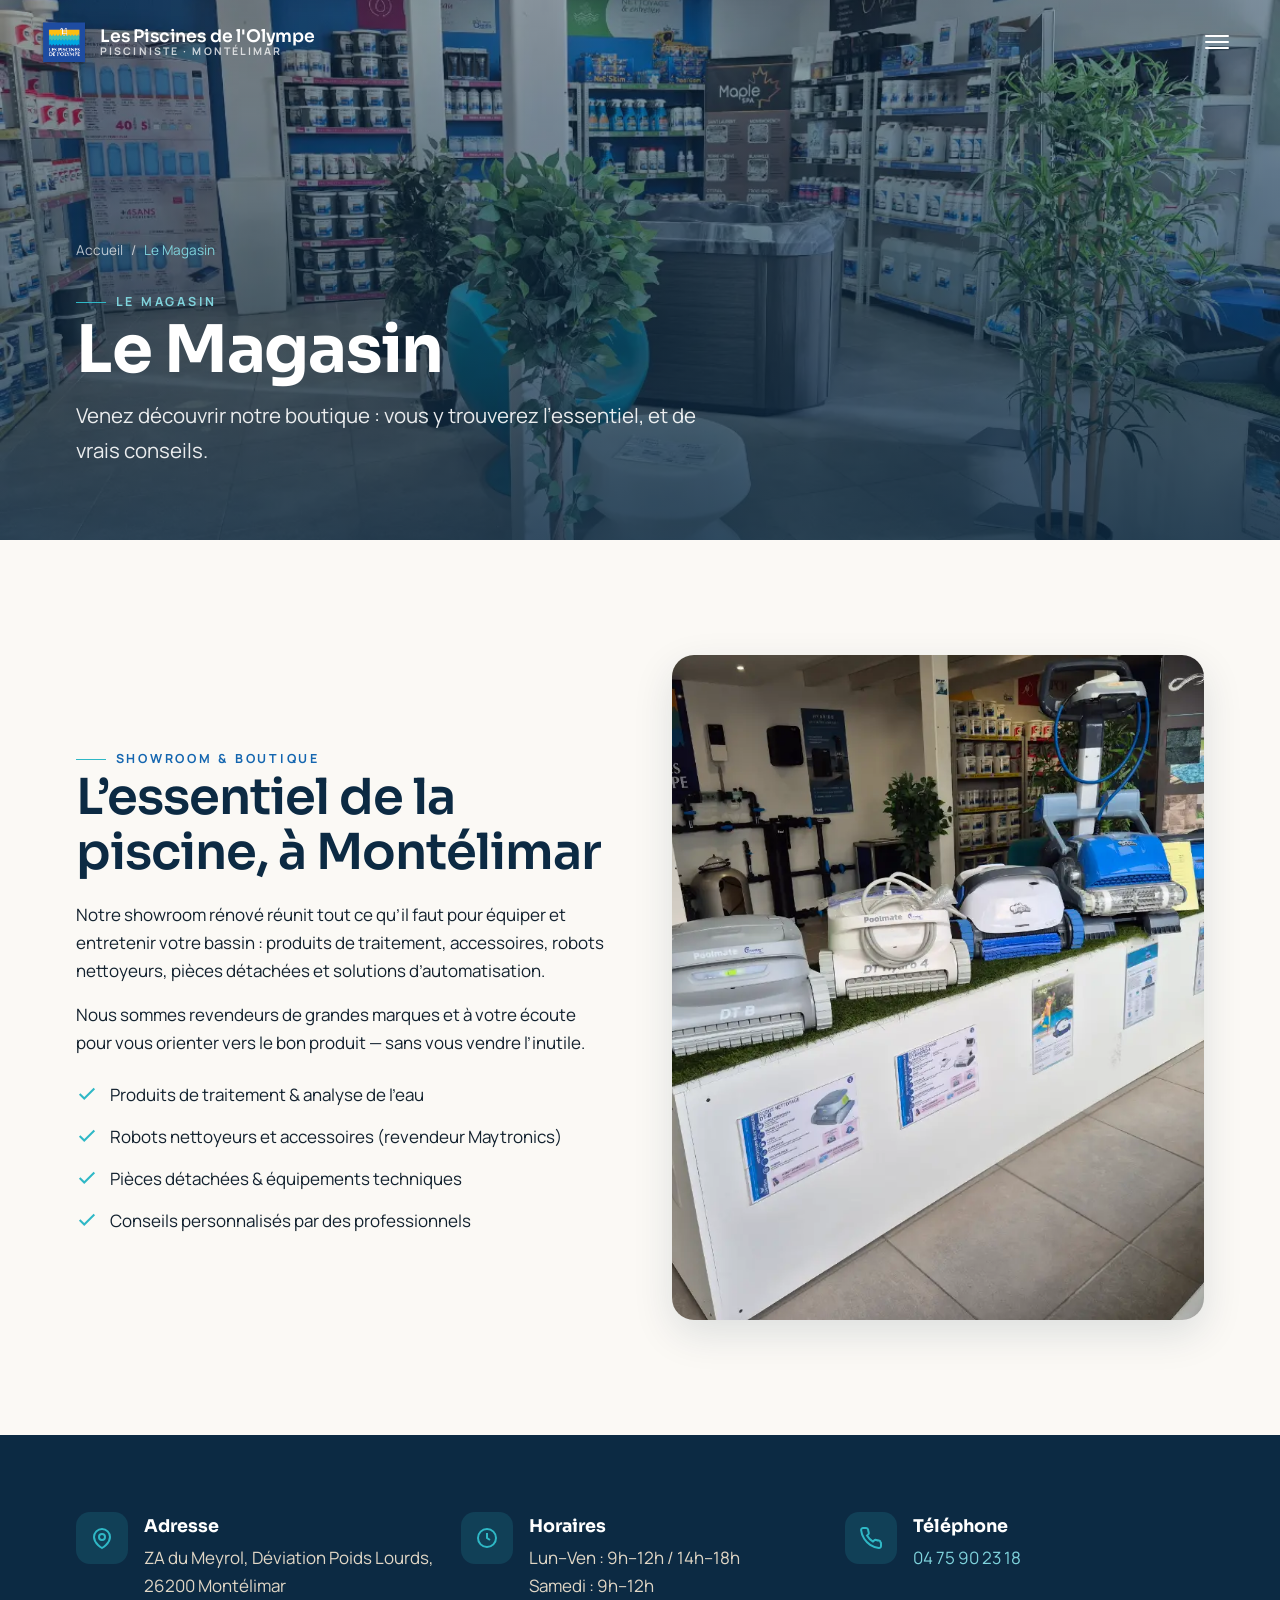
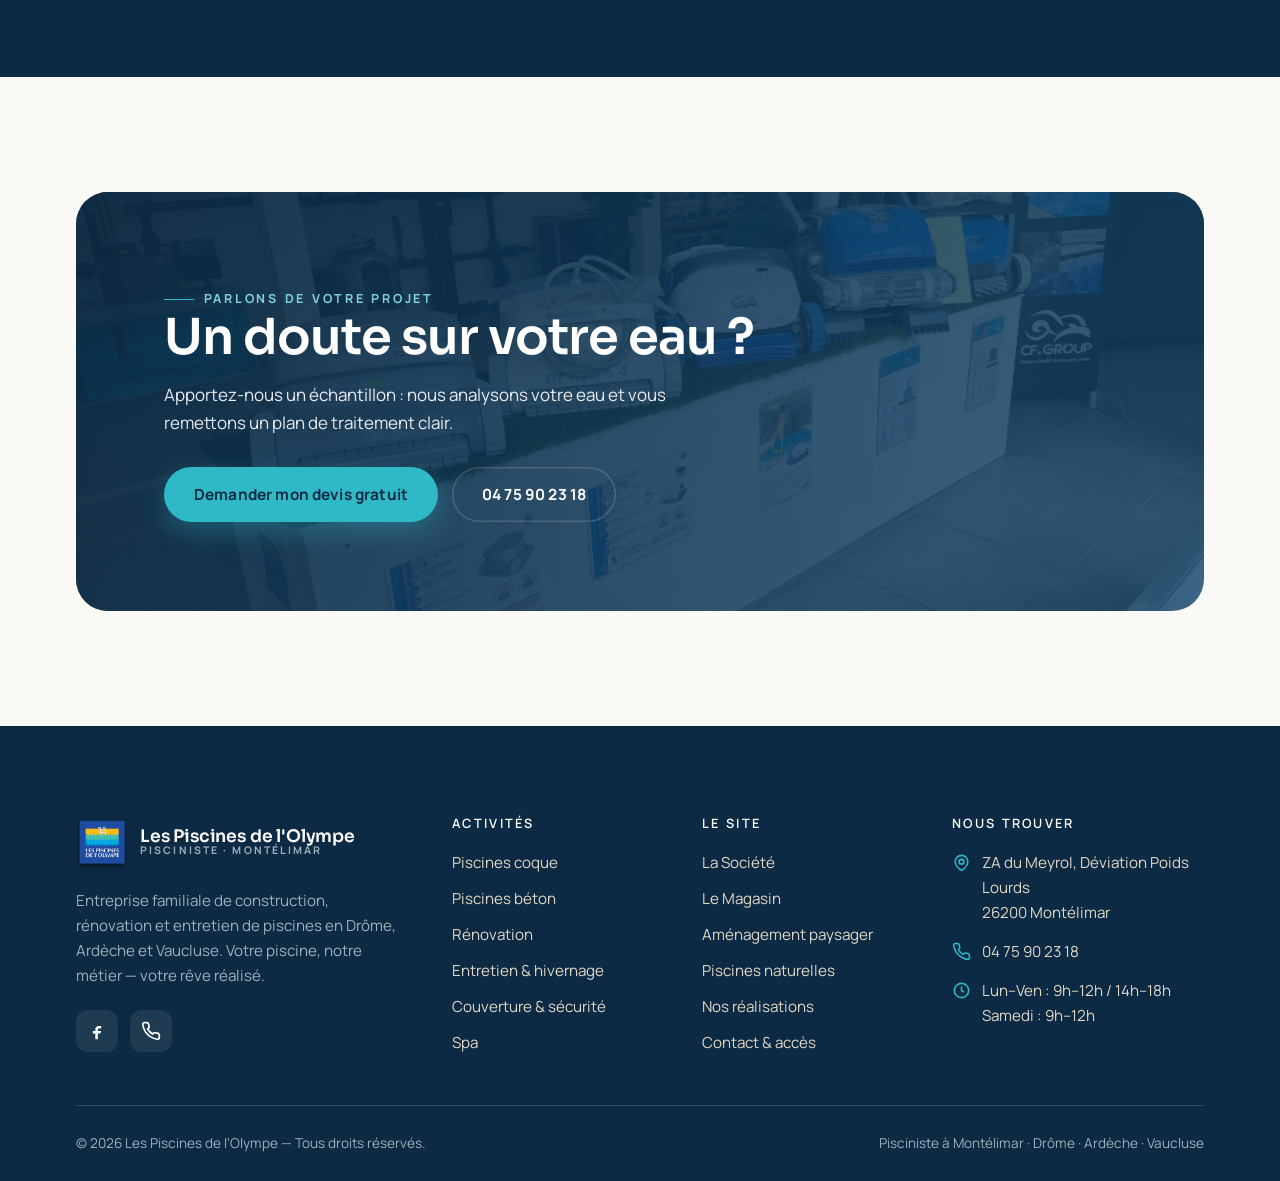
<file: le-magasin.html>
<!DOCTYPE html>
<html lang="fr">
<head>
<meta charset="UTF-8">
<meta name="viewport" content="width=device-width, initial-scale=1">
<title>Le Magasin — Produits & accessoires de piscine à Montélimar | Les Piscines de l’Olympe</title>
<meta name="description" content="Notre magasin à Montélimar : produits de traitement, analyse de l’eau, robots, accessoires et conseils d’experts pour l’entretien de votre piscine. Revendeur Maytronics.">
<link rel="canonical" href="https://www.lespiscinesdelolympe.fr/le-magasin.html">
<meta name="theme-color" content="#0C2A43">
<meta name="robots" content="index, follow">
<meta property="og:type" content="website">
<meta property="og:locale" content="fr_FR">
<meta property="og:title" content="Le Magasin — Produits & accessoires de piscine à Montélimar | Les Piscines de l’Olympe">
<meta property="og:description" content="Notre magasin à Montélimar : produits de traitement, analyse de l’eau, robots, accessoires et conseils d’experts pour l’entretien de votre piscine. Revendeur Maytronics.">
<meta property="og:image" content="https://www.lespiscinesdelolympe.fr/assets/img/piscine-couloir-nage-debordement.jpg">
<meta property="og:url" content="https://www.lespiscinesdelolympe.fr/le-magasin.html">
<link rel="icon" type="image/png" href="assets/img/logo-piscines-de-lolympe.png">
<link rel="preconnect" href="https://fonts.googleapis.com">
<link rel="preconnect" href="https://fonts.gstatic.com" crossorigin>
<link href="https://fonts.googleapis.com/css2?family=Sora:wght@400;500;600;700;800&family=Manrope:wght@400;500;600;700;800&display=swap" rel="stylesheet">
<link rel="stylesheet" href="assets/css/styles.css">

</head>
<body>
<header class="header">
  <div class="container">
    <a class="brand" href="index.html" aria-label="Les Piscines de l'Olympe — accueil">
      <img loading="lazy" decoding="async" src="assets/img/logo-piscines-de-lolympe.png" alt="Logo Les Piscines de l'Olympe">
      <span class="brand-name"><b>Les Piscines de l'Olympe</b><span>Pisciniste · Montélimar</span></span>
    </a>
    <nav aria-label="Navigation principale">
      <ul class="nav">
        <li><a href="index.html">Accueil</a></li>
        <li><a href="la-societe.html">La Société</a></li>
        <li class="has-dropdown">
          <button class="nav-toggle" aria-haspopup="true" aria-expanded="false">Activités
            <svg class="chev" viewBox="0 0 24 24" fill="none" stroke="currentColor" stroke-width="2.2"><path d="m6 9 6 6 6-6"/></svg>
          </button>
          <div class="dropdown" role="menu">
            <a href="activites.html"><svg class="di" viewBox="0 0 24 24" fill="none" stroke="currentColor" stroke-width="2"><path d="M2 6c2-2 4-2 6 0s4 2 6 0 4-2 4 0M2 12c2-2 4-2 6 0s4 2 6 0 4-2 4 0M2 18c2-2 4-2 6 0s4 2 6 0 4-2 4 0"/></svg>Nos piscines — vue d'ensemble</a>
            <a href="piscines-coque.html"><svg class="di" viewBox="0 0 24 24" fill="none" stroke="currentColor" stroke-width="2"><path d="M3 21V8l9-5 9 5v13M3 21h18M9 21v-6h6v6"/></svg>Installation Coques</a>
            <a href="piscines-beton.html"><svg class="di" viewBox="0 0 24 24" fill="none" stroke="currentColor" stroke-width="2"><path d="M12 2 2 7l10 5 10-5-10-5zM2 17l10 5 10-5M2 12l10 5 10-5"/></svg>Installation Béton</a>
            <a href="renovation.html"><svg class="di" viewBox="0 0 24 24" fill="none" stroke="currentColor" stroke-width="2"><path d="M14.7 6.3a4 4 0 0 0-5.6 5.6l-6 6L5 20l6-6a4 4 0 0 0 5.6-5.6z"/></svg>Rénovation</a>
            <a href="entretien.html"><svg class="di" viewBox="0 0 24 24" fill="none" stroke="currentColor" stroke-width="2"><circle cx="12" cy="12" r="4"/><path d="M12 2v2m0 16v2M4.9 4.9l1.4 1.4m11.4 11.4 1.4 1.4M2 12h2m16 0h2M4.9 19.1l1.4-1.4m11.4-11.4 1.4-1.4"/></svg>Entretien · Estivage · Hivernage</a>
            <a href="couverture.html"><svg class="di" viewBox="0 0 24 24" fill="none" stroke="currentColor" stroke-width="2"><path d="M12 2 4 5v6c0 5 3.4 8.9 8 11 4.6-2.1 8-6 8-11V5l-8-3z"/></svg>Couverture · Sécurité</a>
            <a href="piscines-naturelles.html"><svg class="di" viewBox="0 0 24 24" fill="none" stroke="currentColor" stroke-width="2"><path d="M11 20A7 7 0 0 1 9.8 6.1C15.5 5 17 4.5 19 2c1 2 2 4.2 2 8a7 7 0 0 1-7 7z"/><path d="M2 21c0-3 4-4 6-6"/></svg>Piscines Naturelles</a>
            <a href="spa.html"><svg class="di" viewBox="0 0 24 24" fill="none" stroke="currentColor" stroke-width="2"><path d="M12 22a8 8 0 0 0 8-8H4a8 8 0 0 0 8 8zM7 10c0-1 1-1.5 1-3s-1-2-1-2m5 5c0-1 1-1.5 1-3s-1-2-1-2"/></svg>Spa</a>
          </div>
        </li>
        <li class="current"><a href="le-magasin.html">Le Magasin</a></li>
        <li><a href="amenagement-paysager.html">Aménagement Paysager</a></li>
        <li><a href="nos-realisations.html">Nos Réalisations</a></li>
      </ul>
    </nav>
    <div class="header-cta">
      <a class="header-phone" href="tel:+33475902318"><svg viewBox="0 0 24 24" fill="none" stroke="currentColor" stroke-width="2"><path d="M22 16.9v3a2 2 0 0 1-2.2 2 19.8 19.8 0 0 1-8.6-3.1 19.5 19.5 0 0 1-6-6 19.8 19.8 0 0 1-3.1-8.7A2 2 0 0 1 4.1 2h3a2 2 0 0 1 2 1.7c.1.9.3 1.8.6 2.7a2 2 0 0 1-.5 2.1L8 9.6a16 16 0 0 0 6 6l1.1-1.1a2 2 0 0 1 2.1-.5c.9.3 1.8.5 2.7.6a2 2 0 0 1 1.7 2z"/></svg>04 75 90 23 18</a>
      <a class="btn btn-primary" href="contact.html">Devis gratuit</a>
    </div>
    <button class="burger" aria-label="Ouvrir le menu" aria-expanded="false"><span></span><span></span><span></span></button>
  </div>
</header>

<div class="mobile-nav" id="mobileNav">
  <ul>
    <li><a href="index.html">Accueil</a></li>
    <li><a href="la-societe.html">La Société</a></li>
    <li>
      <button class="m-toggle" aria-expanded="false">Activités <svg class="chev" viewBox="0 0 24 24" fill="none" stroke="currentColor" stroke-width="2.2"><path d="m6 9 6 6 6-6"/></svg></button>
      <div class="m-sub">
        <a href="activites.html">Nos piscines</a>
        <a href="piscines-coque.html">Installation Coques</a>
        <a href="piscines-beton.html">Installation Béton</a>
        <a href="renovation.html">Rénovation</a>
        <a href="entretien.html">Entretien · Estivage · Hivernage</a>
        <a href="couverture.html">Couverture · Sécurité</a>
        <a href="piscines-naturelles.html">Piscines Naturelles</a>
        <a href="spa.html">Spa</a>
      </div>
    </li>
    <li><a href="le-magasin.html">Le Magasin</a></li>
    <li><a href="amenagement-paysager.html">Aménagement Paysager</a></li>
    <li><a href="nos-realisations.html">Nos Réalisations</a></li>
    <li><a href="contact.html">Contact · Accès</a></li>
  </ul>
  <div class="mobile-cta">
    <a class="btn btn-primary" href="contact.html">Demander un devis gratuit</a>
    <a class="btn btn-ghost" href="tel:+33475902318">04 75 90 23 18</a>
  </div>
</div>
<main>

  <section class="pagehero img">
    <div class="pagehero-media"><img src="assets/img/magasin-1.webp" alt="Intérieur du magasin des Piscines de l'Olympe à Montélimar : produits de traitement et accessoires" loading="eager" fetchpriority="high" decoding="async"></div>
    <div class="container">
      <nav class="breadcrumb" aria-label="Fil d'Ariane"><a href="index.html">Accueil</a> / <span>Le Magasin</span></nav>
      <span class="kicker light">Le Magasin</span>
      <h1>Le Magasin</h1>
      <p class="lead mt-1">Venez découvrir notre boutique : vous y trouverez l’essentiel, et de vrais conseils.</p>
    </div>
  </section>
  <section class="section bg-cream">
    <div class="container">
      <div class="split">
        <div class="split-body reveal">
          <span class="kicker">Showroom & boutique</span>
          <h2>L’essentiel de la piscine, à Montélimar</h2>
          <p>Notre showroom rénové réunit tout ce qu’il faut pour équiper et entretenir votre bassin : produits de traitement, accessoires, robots nettoyeurs, pièces détachées et solutions d’automatisation.</p>
          <p>Nous sommes revendeurs de grandes marques et à votre écoute pour vous orienter vers le bon produit — sans vous vendre l’inutile.</p>
          <ul class="checklist mt-2">
            <li><svg viewBox="0 0 24 24" fill="none" stroke="currentColor" stroke-width="2.2"><path d="M20 6 9 17l-5-5"/></svg><span>Produits de traitement & analyse de l’eau</span></li>
            <li><svg viewBox="0 0 24 24" fill="none" stroke="currentColor" stroke-width="2.2"><path d="M20 6 9 17l-5-5"/></svg><span>Robots nettoyeurs et accessoires (revendeur Maytronics)</span></li>
            <li><svg viewBox="0 0 24 24" fill="none" stroke="currentColor" stroke-width="2.2"><path d="M20 6 9 17l-5-5"/></svg><span>Pièces détachées & équipements techniques</span></li>
            <li><svg viewBox="0 0 24 24" fill="none" stroke="currentColor" stroke-width="2.2"><path d="M20 6 9 17l-5-5"/></svg><span>Conseils personnalisés par des professionnels</span></li>
          </ul>
        </div>
        <div class="split-media reveal d1"><img loading="lazy" decoding="async" src="assets/img/magasin-2.webp" alt="Présentoir de robots nettoyeurs et équipements dans le magasin"></div>
      </div>
    </div>
  </section>

  <section class="section-sm bg-navy">
    <div class="container">
      <div class="grid grid-3">
        <div class="info-item reveal" style="color:#fff"><div class="ii" style="background:rgba(47,184,198,.15);color:var(--aqua)"><svg viewBox="0 0 24 24" fill="none" stroke="currentColor" stroke-width="2"><path d="M12 22s8-4.5 8-11a8 8 0 1 0-16 0c0 6.5 8 11 8 11z"/><circle cx="12" cy="11" r="3"/></svg></div><div><b style="color:#fff">Adresse</b><p style="color:var(--sand-200)">ZA du Meyrol, Déviation Poids Lourds, 26200 Montélimar</p></div></div>
        <div class="info-item reveal d1" style="color:#fff"><div class="ii" style="background:rgba(47,184,198,.15);color:var(--aqua)"><svg viewBox="0 0 24 24" fill="none" stroke="currentColor" stroke-width="2"><circle cx="12" cy="12" r="9"/><path d="M12 7v5l3 2"/></svg></div><div><b style="color:#fff">Horaires</b><p style="color:var(--sand-200)">Lun–Ven : 9h–12h / 14h–18h<br>Samedi : 9h–12h</p></div></div>
        <div class="info-item reveal d2" style="color:#fff"><div class="ii" style="background:rgba(47,184,198,.15);color:var(--aqua)"><svg viewBox="0 0 24 24" fill="none" stroke="currentColor" stroke-width="2"><path d="M22 16.9v3a2 2 0 0 1-2.2 2 19.8 19.8 0 0 1-8.6-3.1 19.5 19.5 0 0 1-6-6 19.8 19.8 0 0 1-3.1-8.7A2 2 0 0 1 4.1 2h3a2 2 0 0 1 2 1.7c.1.9.3 1.8.6 2.7a2 2 0 0 1-.5 2.1L8 9.6a16 16 0 0 0 6 6l1.1-1.1a2 2 0 0 1 2.1-.5c.9.3 1.8.5 2.7.6a2 2 0 0 1 1.7 2z"/></svg></div><div><b style="color:#fff">Téléphone</b><p style="color:var(--sand-200)"><a href="tel:+33475902318" style="color:var(--aqua-soft)">04 75 90 23 18</a></p></div></div>
      </div>
    </div>
  </section>
  
  <section class="section bg-cream">
    <div class="container">
      <div class="cta-band reveal">
        <div class="cta-media"><img loading="lazy" decoding="async" src="assets/img/magasin-2.webp" alt=""></div>
        <span class="kicker light">Parlons de votre projet</span>
        <h2>Un doute sur votre eau ?</h2>
        <p>Apportez-nous un échantillon : nous analysons votre eau et vous remettons un plan de traitement clair.</p>
        <div class="hero-cta">
          <a class="btn btn-aqua" href="contact.html">Demander mon devis gratuit</a>
          <a class="btn btn-outline-light" href="tel:+33475902318">04 75 90 23 18</a>
        </div>
      </div>
    </div>
  </section>
  
</main>

<footer class="footer">
  <div class="container">
    <div class="footer-grid">
      <div>
        <a class="brand" href="index.html">
          <img loading="lazy" decoding="async" src="assets/img/logo-piscines-de-lolympe.png" alt="Logo Les Piscines de l'Olympe" style="width:52px;height:52px">
          <span class="brand-name"><b>Les Piscines de l'Olympe</b><span>Pisciniste · Montélimar</span></span>
        </a>
        <p class="f-about">Entreprise familiale de construction, rénovation et entretien de piscines en Drôme, Ardèche et Vaucluse. Votre piscine, notre métier — votre rêve réalisé.</p>
        <div class="socials">
          <a href="https://www.facebook.com/lespiscinesdelolympe" target="_blank" rel="noopener" aria-label="Facebook"><svg viewBox="0 0 24 24" fill="currentColor"><path d="M14 9h3V6h-3c-2.2 0-4 1.8-4 4v2H7v3h3v7h3v-7h3l1-3h-4v-2c0-.6.4-1 1-1z"/></svg></a>
          <a href="tel:+33475902318" aria-label="Téléphone"><svg viewBox="0 0 24 24" fill="none" stroke="currentColor" stroke-width="2"><path d="M22 16.9v3a2 2 0 0 1-2.2 2 19.8 19.8 0 0 1-8.6-3.1 19.5 19.5 0 0 1-6-6 19.8 19.8 0 0 1-3.1-8.7A2 2 0 0 1 4.1 2h3a2 2 0 0 1 2 1.7c.1.9.3 1.8.6 2.7a2 2 0 0 1-.5 2.1L8 9.6a16 16 0 0 0 6 6l1.1-1.1a2 2 0 0 1 2.1-.5c.9.3 1.8.5 2.7.6a2 2 0 0 1 1.7 2z"/></svg></a>
        </div>
      </div>
      <div>
        <h4>Activités</h4>
        <div class="f-links">
          <a href="piscines-coque.html">Piscines coque</a>
          <a href="piscines-beton.html">Piscines béton</a>
          <a href="renovation.html">Rénovation</a>
          <a href="entretien.html">Entretien &amp; hivernage</a>
          <a href="couverture.html">Couverture &amp; sécurité</a>
          <a href="spa.html">Spa</a>
        </div>
      </div>
      <div>
        <h4>Le site</h4>
        <div class="f-links">
          <a href="la-societe.html">La Société</a>
          <a href="le-magasin.html">Le Magasin</a>
          <a href="amenagement-paysager.html">Aménagement paysager</a>
          <a href="piscines-naturelles.html">Piscines naturelles</a>
          <a href="nos-realisations.html">Nos réalisations</a>
          <a href="contact.html">Contact &amp; accès</a>
        </div>
      </div>
      <div>
        <h4>Nous trouver</h4>
        <div class="f-contact">
          <div class="fc"><svg viewBox="0 0 24 24" fill="none" stroke="currentColor" stroke-width="2"><path d="M12 22s8-4.5 8-11a8 8 0 1 0-16 0c0 6.5 8 11 8 11z"/><circle cx="12" cy="11" r="3"/></svg><span>ZA du Meyrol, Déviation Poids Lourds<br>26200 Montélimar</span></div>
          <div class="fc"><svg viewBox="0 0 24 24" fill="none" stroke="currentColor" stroke-width="2"><path d="M22 16.9v3a2 2 0 0 1-2.2 2 19.8 19.8 0 0 1-8.6-3.1 19.5 19.5 0 0 1-6-6 19.8 19.8 0 0 1-3.1-8.7A2 2 0 0 1 4.1 2h3a2 2 0 0 1 2 1.7c.1.9.3 1.8.6 2.7a2 2 0 0 1-.5 2.1L8 9.6a16 16 0 0 0 6 6l1.1-1.1a2 2 0 0 1 2.1-.5c.9.3 1.8.5 2.7.6a2 2 0 0 1 1.7 2z"/></svg><a href="tel:+33475902318">04 75 90 23 18</a></div>
          <div class="fc"><svg viewBox="0 0 24 24" fill="none" stroke="currentColor" stroke-width="2"><circle cx="12" cy="12" r="9"/><path d="M12 7v5l3 2"/></svg><span>Lun–Ven : 9h–12h / 14h–18h<br>Samedi : 9h–12h</span></div>
        </div>
      </div>
    </div>
    <div class="footer-bottom">
      <span>© <span data-year>2026</span> Les Piscines de l'Olympe — Tous droits réservés.</span>
      <span>Pisciniste à Montélimar · Drôme · Ardèche · Vaucluse</span>
    </div>
  </div>
</footer>

<script src="assets/js/main.js"></script>
</body>
</html>
</file>
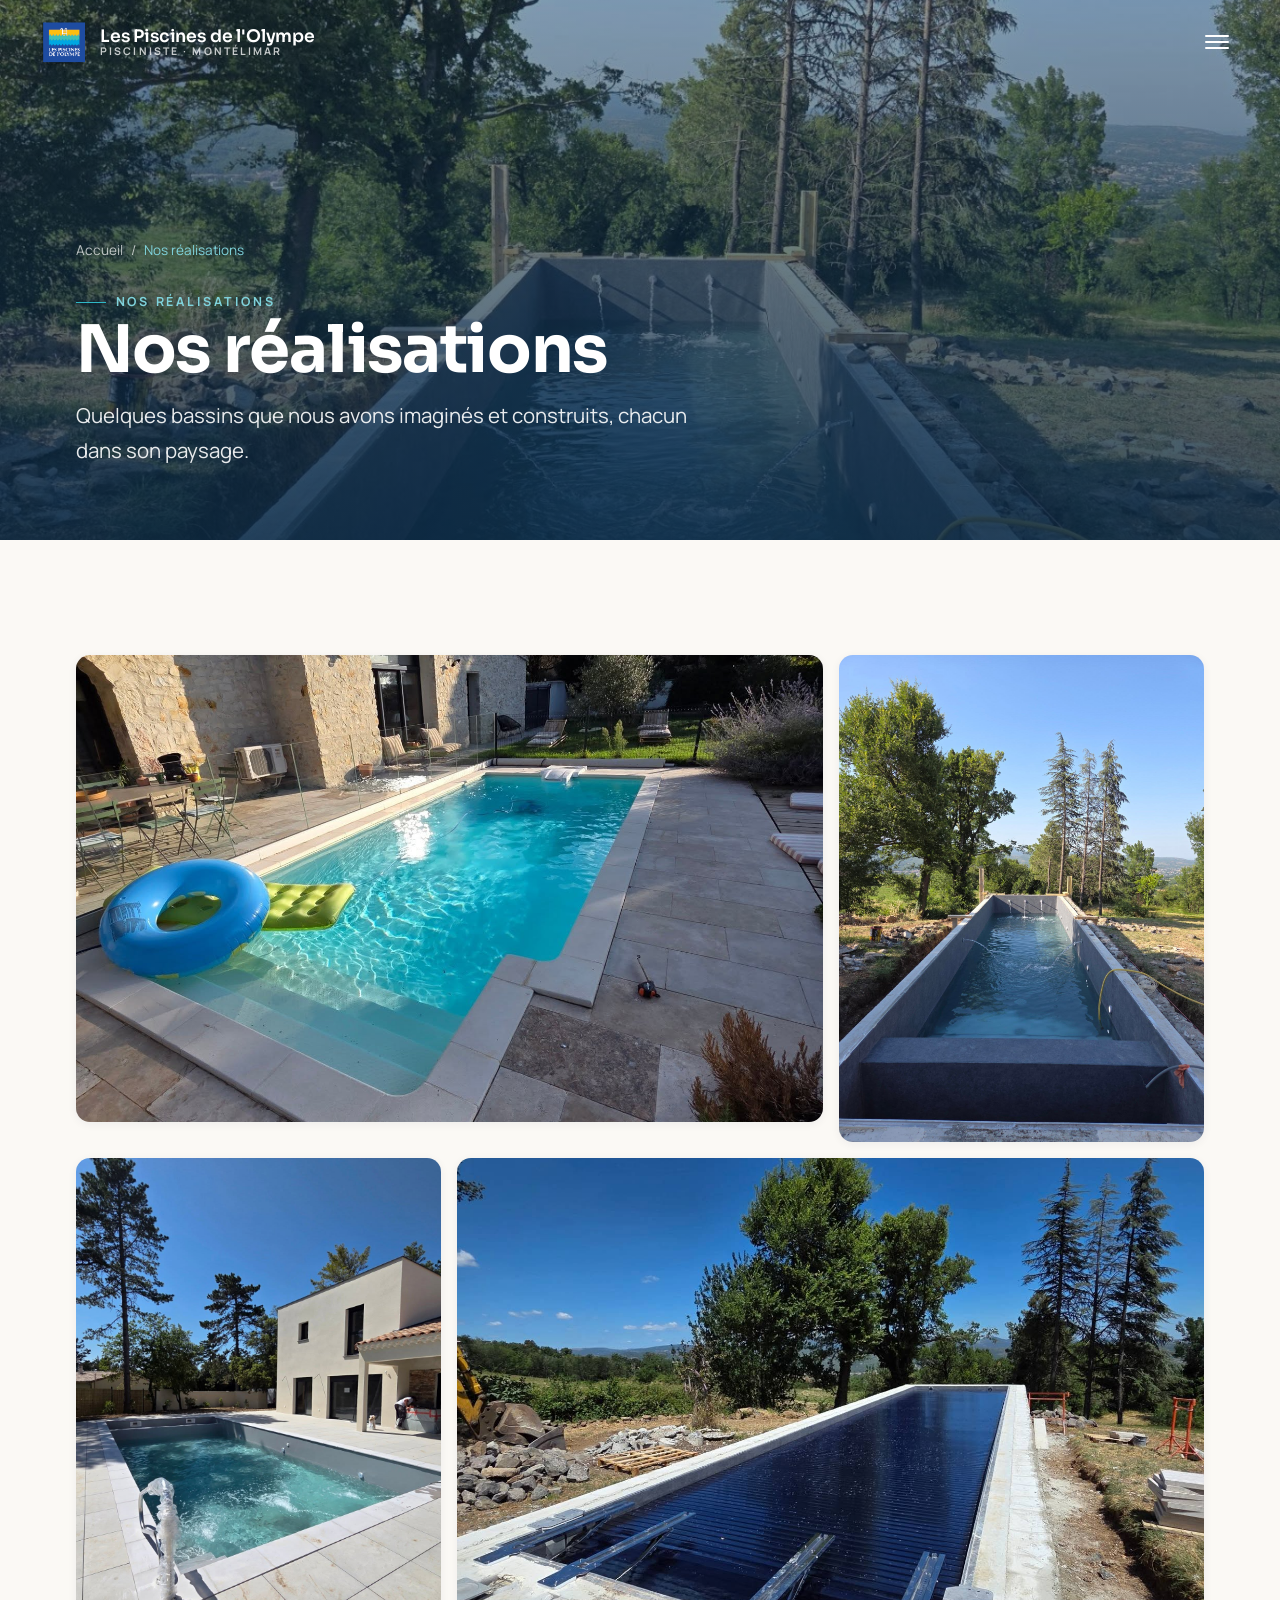
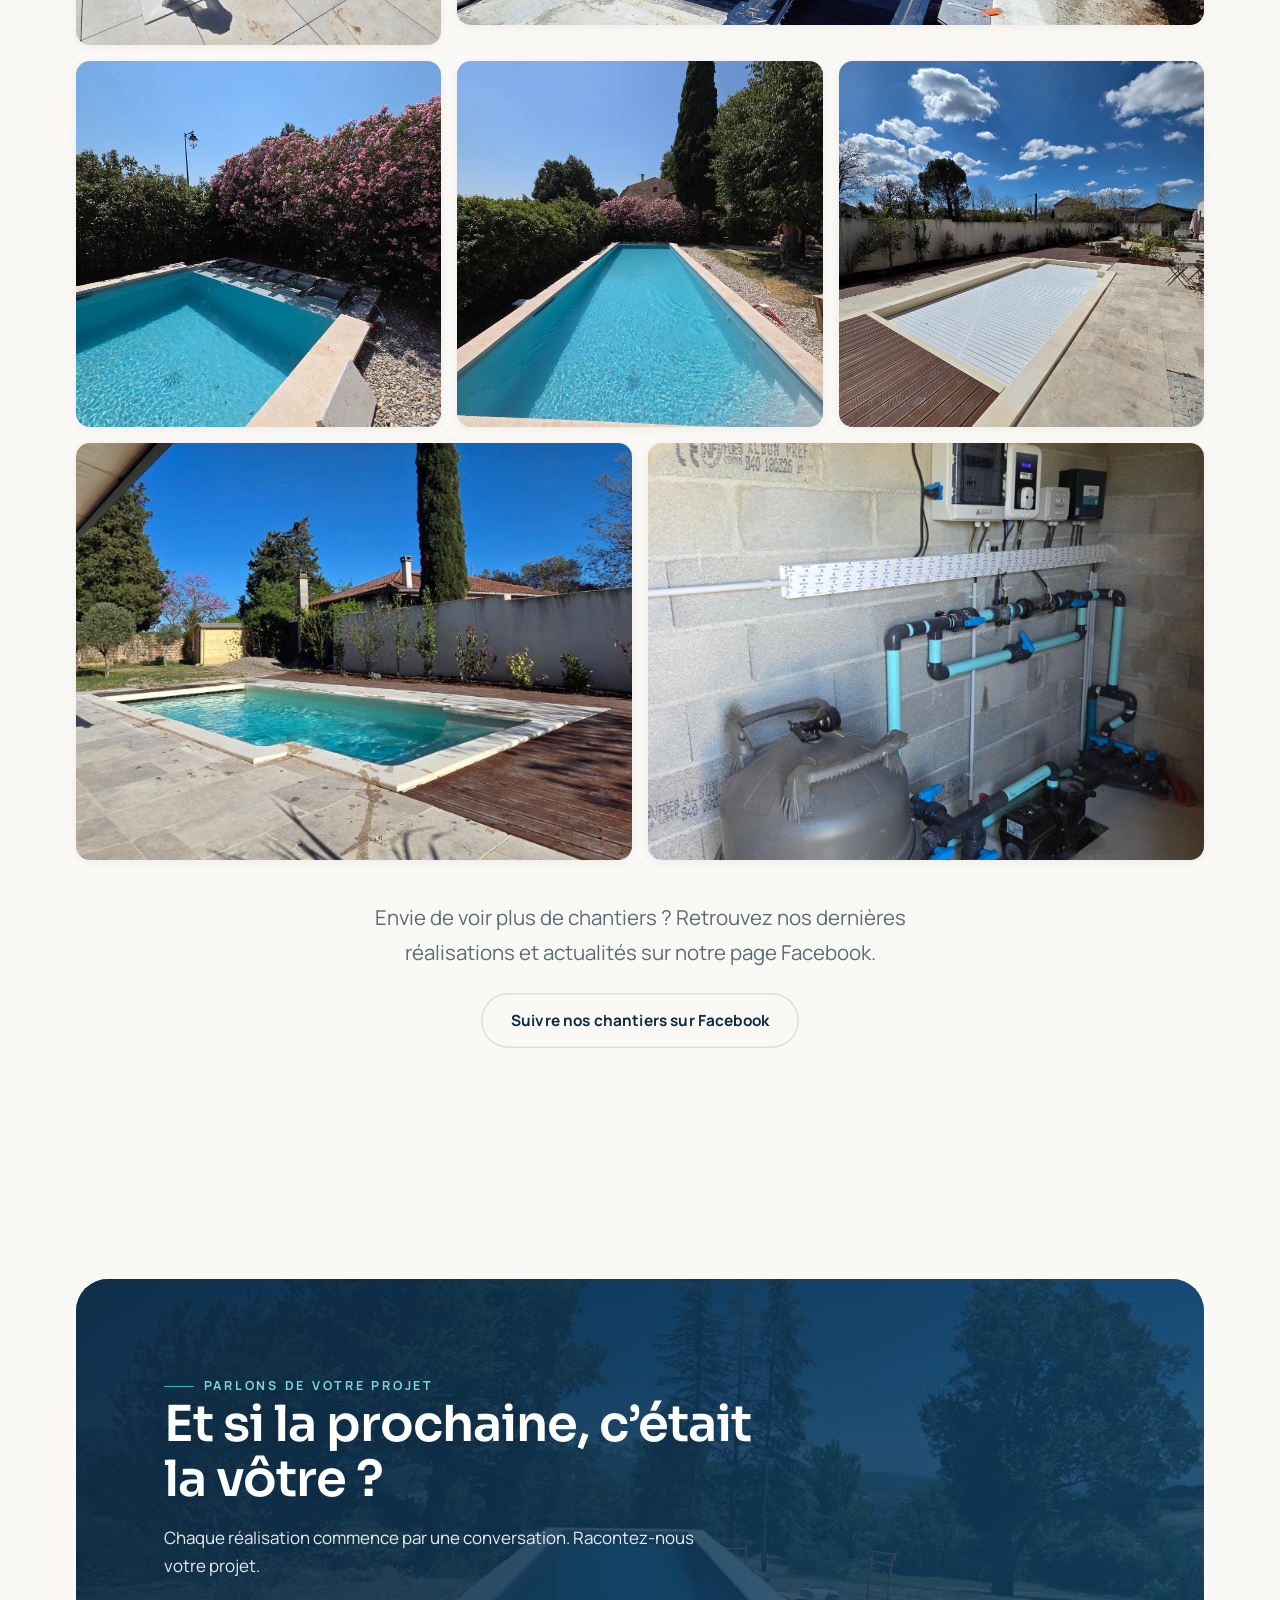
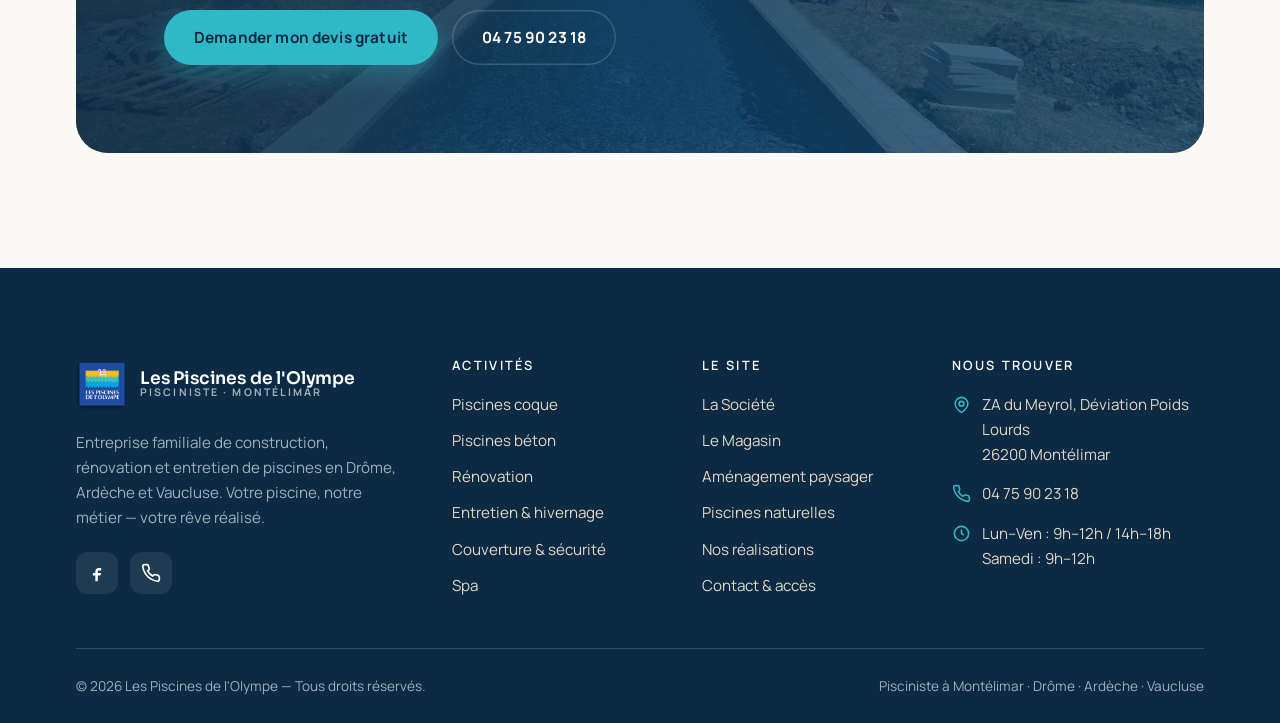
<file: nos-realisations.html>
<!DOCTYPE html>
<html lang="fr">
<head>
<meta charset="UTF-8">
<meta name="viewport" content="width=device-width, initial-scale=1">
<title>Nos Réalisations — Piscines construites en Drôme Ardèche Vaucluse | Les Piscines de l’Olympe</title>
<meta name="description" content="Découvrez nos réalisations de piscines coque et béton, couloirs de nage, bassins à débordement et aménagements en Drôme, Ardèche et Vaucluse.">
<link rel="canonical" href="https://www.lespiscinesdelolympe.fr/nos-realisations.html">
<meta name="theme-color" content="#0C2A43">
<meta name="robots" content="index, follow">
<meta property="og:type" content="website">
<meta property="og:locale" content="fr_FR">
<meta property="og:title" content="Nos Réalisations — Piscines construites en Drôme Ardèche Vaucluse | Les Piscines de l’Olympe">
<meta property="og:description" content="Découvrez nos réalisations de piscines coque et béton, couloirs de nage, bassins à débordement et aménagements en Drôme, Ardèche et Vaucluse.">
<meta property="og:image" content="https://www.lespiscinesdelolympe.fr/assets/img/piscine-couloir-nage-debordement.jpg">
<meta property="og:url" content="https://www.lespiscinesdelolympe.fr/nos-realisations.html">
<link rel="icon" type="image/png" href="assets/img/logo-piscines-de-lolympe.png">
<link rel="preconnect" href="https://fonts.googleapis.com">
<link rel="preconnect" href="https://fonts.gstatic.com" crossorigin>
<link href="https://fonts.googleapis.com/css2?family=Sora:wght@400;500;600;700;800&family=Manrope:wght@400;500;600;700;800&display=swap" rel="stylesheet">
<link rel="stylesheet" href="assets/css/styles.css">

</head>
<body>
<header class="header">
  <div class="container">
    <a class="brand" href="index.html" aria-label="Les Piscines de l'Olympe — accueil">
      <img loading="lazy" decoding="async" src="assets/img/logo-piscines-de-lolympe.png" alt="Logo Les Piscines de l'Olympe">
      <span class="brand-name"><b>Les Piscines de l'Olympe</b><span>Pisciniste · Montélimar</span></span>
    </a>
    <nav aria-label="Navigation principale">
      <ul class="nav">
        <li><a href="index.html">Accueil</a></li>
        <li><a href="la-societe.html">La Société</a></li>
        <li class="has-dropdown">
          <button class="nav-toggle" aria-haspopup="true" aria-expanded="false">Activités
            <svg class="chev" viewBox="0 0 24 24" fill="none" stroke="currentColor" stroke-width="2.2"><path d="m6 9 6 6 6-6"/></svg>
          </button>
          <div class="dropdown" role="menu">
            <a href="activites.html"><svg class="di" viewBox="0 0 24 24" fill="none" stroke="currentColor" stroke-width="2"><path d="M2 6c2-2 4-2 6 0s4 2 6 0 4-2 4 0M2 12c2-2 4-2 6 0s4 2 6 0 4-2 4 0M2 18c2-2 4-2 6 0s4 2 6 0 4-2 4 0"/></svg>Nos piscines — vue d'ensemble</a>
            <a href="piscines-coque.html"><svg class="di" viewBox="0 0 24 24" fill="none" stroke="currentColor" stroke-width="2"><path d="M3 21V8l9-5 9 5v13M3 21h18M9 21v-6h6v6"/></svg>Installation Coques</a>
            <a href="piscines-beton.html"><svg class="di" viewBox="0 0 24 24" fill="none" stroke="currentColor" stroke-width="2"><path d="M12 2 2 7l10 5 10-5-10-5zM2 17l10 5 10-5M2 12l10 5 10-5"/></svg>Installation Béton</a>
            <a href="renovation.html"><svg class="di" viewBox="0 0 24 24" fill="none" stroke="currentColor" stroke-width="2"><path d="M14.7 6.3a4 4 0 0 0-5.6 5.6l-6 6L5 20l6-6a4 4 0 0 0 5.6-5.6z"/></svg>Rénovation</a>
            <a href="entretien.html"><svg class="di" viewBox="0 0 24 24" fill="none" stroke="currentColor" stroke-width="2"><circle cx="12" cy="12" r="4"/><path d="M12 2v2m0 16v2M4.9 4.9l1.4 1.4m11.4 11.4 1.4 1.4M2 12h2m16 0h2M4.9 19.1l1.4-1.4m11.4-11.4 1.4-1.4"/></svg>Entretien · Estivage · Hivernage</a>
            <a href="couverture.html"><svg class="di" viewBox="0 0 24 24" fill="none" stroke="currentColor" stroke-width="2"><path d="M12 2 4 5v6c0 5 3.4 8.9 8 11 4.6-2.1 8-6 8-11V5l-8-3z"/></svg>Couverture · Sécurité</a>
            <a href="piscines-naturelles.html"><svg class="di" viewBox="0 0 24 24" fill="none" stroke="currentColor" stroke-width="2"><path d="M11 20A7 7 0 0 1 9.8 6.1C15.5 5 17 4.5 19 2c1 2 2 4.2 2 8a7 7 0 0 1-7 7z"/><path d="M2 21c0-3 4-4 6-6"/></svg>Piscines Naturelles</a>
            <a href="spa.html"><svg class="di" viewBox="0 0 24 24" fill="none" stroke="currentColor" stroke-width="2"><path d="M12 22a8 8 0 0 0 8-8H4a8 8 0 0 0 8 8zM7 10c0-1 1-1.5 1-3s-1-2-1-2m5 5c0-1 1-1.5 1-3s-1-2-1-2"/></svg>Spa</a>
          </div>
        </li>
        <li><a href="le-magasin.html">Le Magasin</a></li>
        <li><a href="amenagement-paysager.html">Aménagement Paysager</a></li>
        <li class="current"><a href="nos-realisations.html">Nos Réalisations</a></li>
      </ul>
    </nav>
    <div class="header-cta">
      <a class="header-phone" href="tel:+33475902318"><svg viewBox="0 0 24 24" fill="none" stroke="currentColor" stroke-width="2"><path d="M22 16.9v3a2 2 0 0 1-2.2 2 19.8 19.8 0 0 1-8.6-3.1 19.5 19.5 0 0 1-6-6 19.8 19.8 0 0 1-3.1-8.7A2 2 0 0 1 4.1 2h3a2 2 0 0 1 2 1.7c.1.9.3 1.8.6 2.7a2 2 0 0 1-.5 2.1L8 9.6a16 16 0 0 0 6 6l1.1-1.1a2 2 0 0 1 2.1-.5c.9.3 1.8.5 2.7.6a2 2 0 0 1 1.7 2z"/></svg>04 75 90 23 18</a>
      <a class="btn btn-primary" href="contact.html">Devis gratuit</a>
    </div>
    <button class="burger" aria-label="Ouvrir le menu" aria-expanded="false"><span></span><span></span><span></span></button>
  </div>
</header>

<div class="mobile-nav" id="mobileNav">
  <ul>
    <li><a href="index.html">Accueil</a></li>
    <li><a href="la-societe.html">La Société</a></li>
    <li>
      <button class="m-toggle" aria-expanded="false">Activités <svg class="chev" viewBox="0 0 24 24" fill="none" stroke="currentColor" stroke-width="2.2"><path d="m6 9 6 6 6-6"/></svg></button>
      <div class="m-sub">
        <a href="activites.html">Nos piscines</a>
        <a href="piscines-coque.html">Installation Coques</a>
        <a href="piscines-beton.html">Installation Béton</a>
        <a href="renovation.html">Rénovation</a>
        <a href="entretien.html">Entretien · Estivage · Hivernage</a>
        <a href="couverture.html">Couverture · Sécurité</a>
        <a href="piscines-naturelles.html">Piscines Naturelles</a>
        <a href="spa.html">Spa</a>
      </div>
    </li>
    <li><a href="le-magasin.html">Le Magasin</a></li>
    <li><a href="amenagement-paysager.html">Aménagement Paysager</a></li>
    <li><a href="nos-realisations.html">Nos Réalisations</a></li>
    <li><a href="contact.html">Contact · Accès</a></li>
  </ul>
  <div class="mobile-cta">
    <a class="btn btn-primary" href="contact.html">Demander un devis gratuit</a>
    <a class="btn btn-ghost" href="tel:+33475902318">04 75 90 23 18</a>
  </div>
</div>
<main>

  <section class="pagehero img">
    <div class="pagehero-media"><img src="assets/img/couloir-nage-jets-panorama.jpg" alt="Couloir de nage à débordement, réalisation Les Piscines de l’Olympe" loading="eager" fetchpriority="high" decoding="async"></div>
    <div class="container">
      <nav class="breadcrumb" aria-label="Fil d'Ariane"><a href="index.html">Accueil</a> / <span>Nos réalisations</span></nav>
      <span class="kicker light">Nos Réalisations</span>
      <h1>Nos réalisations</h1>
      <p class="lead mt-1">Quelques bassins que nous avons imaginés et construits, chacun dans son paysage.</p>
    </div>
  </section>
  <section class="section bg-cream">
    <div class="container">
      <div class="gallery reveal">
        <figure class="g-item g-wide"><img loading="lazy" decoding="async" src="assets/img/piscine-jardin-anime.jpg" alt="Piscine en pierre devant un mas provençal au coucher du soleil"><figcaption class="cap"><b>Piscine &amp; mas en pierre</b><small>Drôme provençale</small></figcaption></figure>
        <figure class="g-item g-tall"><img loading="lazy" decoding="async" src="assets/img/couloir-nage-jets-panorama.jpg" alt="Couloir de nage à jets face à un panorama de collines"><figcaption class="cap"><b>Couloir de nage panoramique</b><small>Sud Ardèche</small></figcaption></figure>
        <figure class="g-item g-tall"><img loading="lazy" decoding="async" src="assets/img/villa-piscine-provence.jpg" alt="Piscine béton au pied d’une villa contemporaine"><figcaption class="cap"><b>Piscine &amp; villa contemporaine</b><small>Vaucluse</small></figcaption></figure>
        <figure class="g-item g-wide"><img loading="lazy" decoding="async" src="assets/img/piscine-couloir-nage-debordement.jpg" alt="Piscine à débordement avec volet immergé, vue campagne"><figcaption class="cap"><b>Bassin à débordement</b><small>Drôme</small></figcaption></figure>
        <figure class="g-item g-sq"><img loading="lazy" decoding="async" src="assets/img/piscine-laurier-rose.jpg" alt="Piscine bordée de lauriers roses"><figcaption class="cap"><b>Piscine &amp; lauriers roses</b><small>Vaucluse</small></figcaption></figure>
        <figure class="g-item g-sq"><img loading="lazy" decoding="async" src="assets/img/piscine-turquoise-colline.jpg" alt="Couloir de nage turquoise sur les hauteurs"><figcaption class="cap"><b>Couloir de nage turquoise</b><small>Ardèche</small></figcaption></figure>
        <figure class="g-item g-sq"><img loading="lazy" decoding="async" src="assets/img/piscine-volet-mas.jpg" alt="Piscine couverte par un volet devant un mas"><figcaption class="cap"><b>Piscine sécurisée</b><small>Montélimar</small></figcaption></figure>
        <figure class="g-item g-half"><img loading="lazy" decoding="async" src="assets/img/piscine-cypres.jpg" alt="Piscine avec plage bois et cyprès"><figcaption class="cap"><b>Piscine &amp; plage bois</b><small>Drôme</small></figcaption></figure>
        <figure class="g-item g-half"><img loading="lazy" decoding="async" src="assets/img/local-technique-filtration.jpg" alt="Local technique et filtration soignés"><figcaption class="cap"><b>Local technique sur mesure</b><small>Drôme</small></figcaption></figure>
      </div>
      <div class="center mt-3 reveal">
        <p class="lead" style="max-width:620px;margin-inline:auto">Envie de voir plus de chantiers ? Retrouvez nos dernières réalisations et actualités sur notre page Facebook.</p>
        <a class="btn btn-ghost mt-2" href="https://www.facebook.com/lespiscinesdelolympe" target="_blank" rel="noopener">Suivre nos chantiers sur Facebook</a>
      </div>
    </div>
  </section>
  
  <section class="section bg-cream">
    <div class="container">
      <div class="cta-band reveal">
        <div class="cta-media"><img loading="lazy" decoding="async" src="assets/img/piscine-miroir-vue-panoramique.jpg" alt=""></div>
        <span class="kicker light">Parlons de votre projet</span>
        <h2>Et si la prochaine, c’était la vôtre ?</h2>
        <p>Chaque réalisation commence par une conversation. Racontez-nous votre projet.</p>
        <div class="hero-cta">
          <a class="btn btn-aqua" href="contact.html">Demander mon devis gratuit</a>
          <a class="btn btn-outline-light" href="tel:+33475902318">04 75 90 23 18</a>
        </div>
      </div>
    </div>
  </section>
  
</main>

<footer class="footer">
  <div class="container">
    <div class="footer-grid">
      <div>
        <a class="brand" href="index.html">
          <img loading="lazy" decoding="async" src="assets/img/logo-piscines-de-lolympe.png" alt="Logo Les Piscines de l'Olympe" style="width:52px;height:52px">
          <span class="brand-name"><b>Les Piscines de l'Olympe</b><span>Pisciniste · Montélimar</span></span>
        </a>
        <p class="f-about">Entreprise familiale de construction, rénovation et entretien de piscines en Drôme, Ardèche et Vaucluse. Votre piscine, notre métier — votre rêve réalisé.</p>
        <div class="socials">
          <a href="https://www.facebook.com/lespiscinesdelolympe" target="_blank" rel="noopener" aria-label="Facebook"><svg viewBox="0 0 24 24" fill="currentColor"><path d="M14 9h3V6h-3c-2.2 0-4 1.8-4 4v2H7v3h3v7h3v-7h3l1-3h-4v-2c0-.6.4-1 1-1z"/></svg></a>
          <a href="tel:+33475902318" aria-label="Téléphone"><svg viewBox="0 0 24 24" fill="none" stroke="currentColor" stroke-width="2"><path d="M22 16.9v3a2 2 0 0 1-2.2 2 19.8 19.8 0 0 1-8.6-3.1 19.5 19.5 0 0 1-6-6 19.8 19.8 0 0 1-3.1-8.7A2 2 0 0 1 4.1 2h3a2 2 0 0 1 2 1.7c.1.9.3 1.8.6 2.7a2 2 0 0 1-.5 2.1L8 9.6a16 16 0 0 0 6 6l1.1-1.1a2 2 0 0 1 2.1-.5c.9.3 1.8.5 2.7.6a2 2 0 0 1 1.7 2z"/></svg></a>
        </div>
      </div>
      <div>
        <h4>Activités</h4>
        <div class="f-links">
          <a href="piscines-coque.html">Piscines coque</a>
          <a href="piscines-beton.html">Piscines béton</a>
          <a href="renovation.html">Rénovation</a>
          <a href="entretien.html">Entretien &amp; hivernage</a>
          <a href="couverture.html">Couverture &amp; sécurité</a>
          <a href="spa.html">Spa</a>
        </div>
      </div>
      <div>
        <h4>Le site</h4>
        <div class="f-links">
          <a href="la-societe.html">La Société</a>
          <a href="le-magasin.html">Le Magasin</a>
          <a href="amenagement-paysager.html">Aménagement paysager</a>
          <a href="piscines-naturelles.html">Piscines naturelles</a>
          <a href="nos-realisations.html">Nos réalisations</a>
          <a href="contact.html">Contact &amp; accès</a>
        </div>
      </div>
      <div>
        <h4>Nous trouver</h4>
        <div class="f-contact">
          <div class="fc"><svg viewBox="0 0 24 24" fill="none" stroke="currentColor" stroke-width="2"><path d="M12 22s8-4.5 8-11a8 8 0 1 0-16 0c0 6.5 8 11 8 11z"/><circle cx="12" cy="11" r="3"/></svg><span>ZA du Meyrol, Déviation Poids Lourds<br>26200 Montélimar</span></div>
          <div class="fc"><svg viewBox="0 0 24 24" fill="none" stroke="currentColor" stroke-width="2"><path d="M22 16.9v3a2 2 0 0 1-2.2 2 19.8 19.8 0 0 1-8.6-3.1 19.5 19.5 0 0 1-6-6 19.8 19.8 0 0 1-3.1-8.7A2 2 0 0 1 4.1 2h3a2 2 0 0 1 2 1.7c.1.9.3 1.8.6 2.7a2 2 0 0 1-.5 2.1L8 9.6a16 16 0 0 0 6 6l1.1-1.1a2 2 0 0 1 2.1-.5c.9.3 1.8.5 2.7.6a2 2 0 0 1 1.7 2z"/></svg><a href="tel:+33475902318">04 75 90 23 18</a></div>
          <div class="fc"><svg viewBox="0 0 24 24" fill="none" stroke="currentColor" stroke-width="2"><circle cx="12" cy="12" r="9"/><path d="M12 7v5l3 2"/></svg><span>Lun–Ven : 9h–12h / 14h–18h<br>Samedi : 9h–12h</span></div>
        </div>
      </div>
    </div>
    <div class="footer-bottom">
      <span>© <span data-year>2026</span> Les Piscines de l'Olympe — Tous droits réservés.</span>
      <span>Pisciniste à Montélimar · Drôme · Ardèche · Vaucluse</span>
    </div>
  </div>
</footer>

<script src="assets/js/main.js"></script>
</body>
</html>
</file>
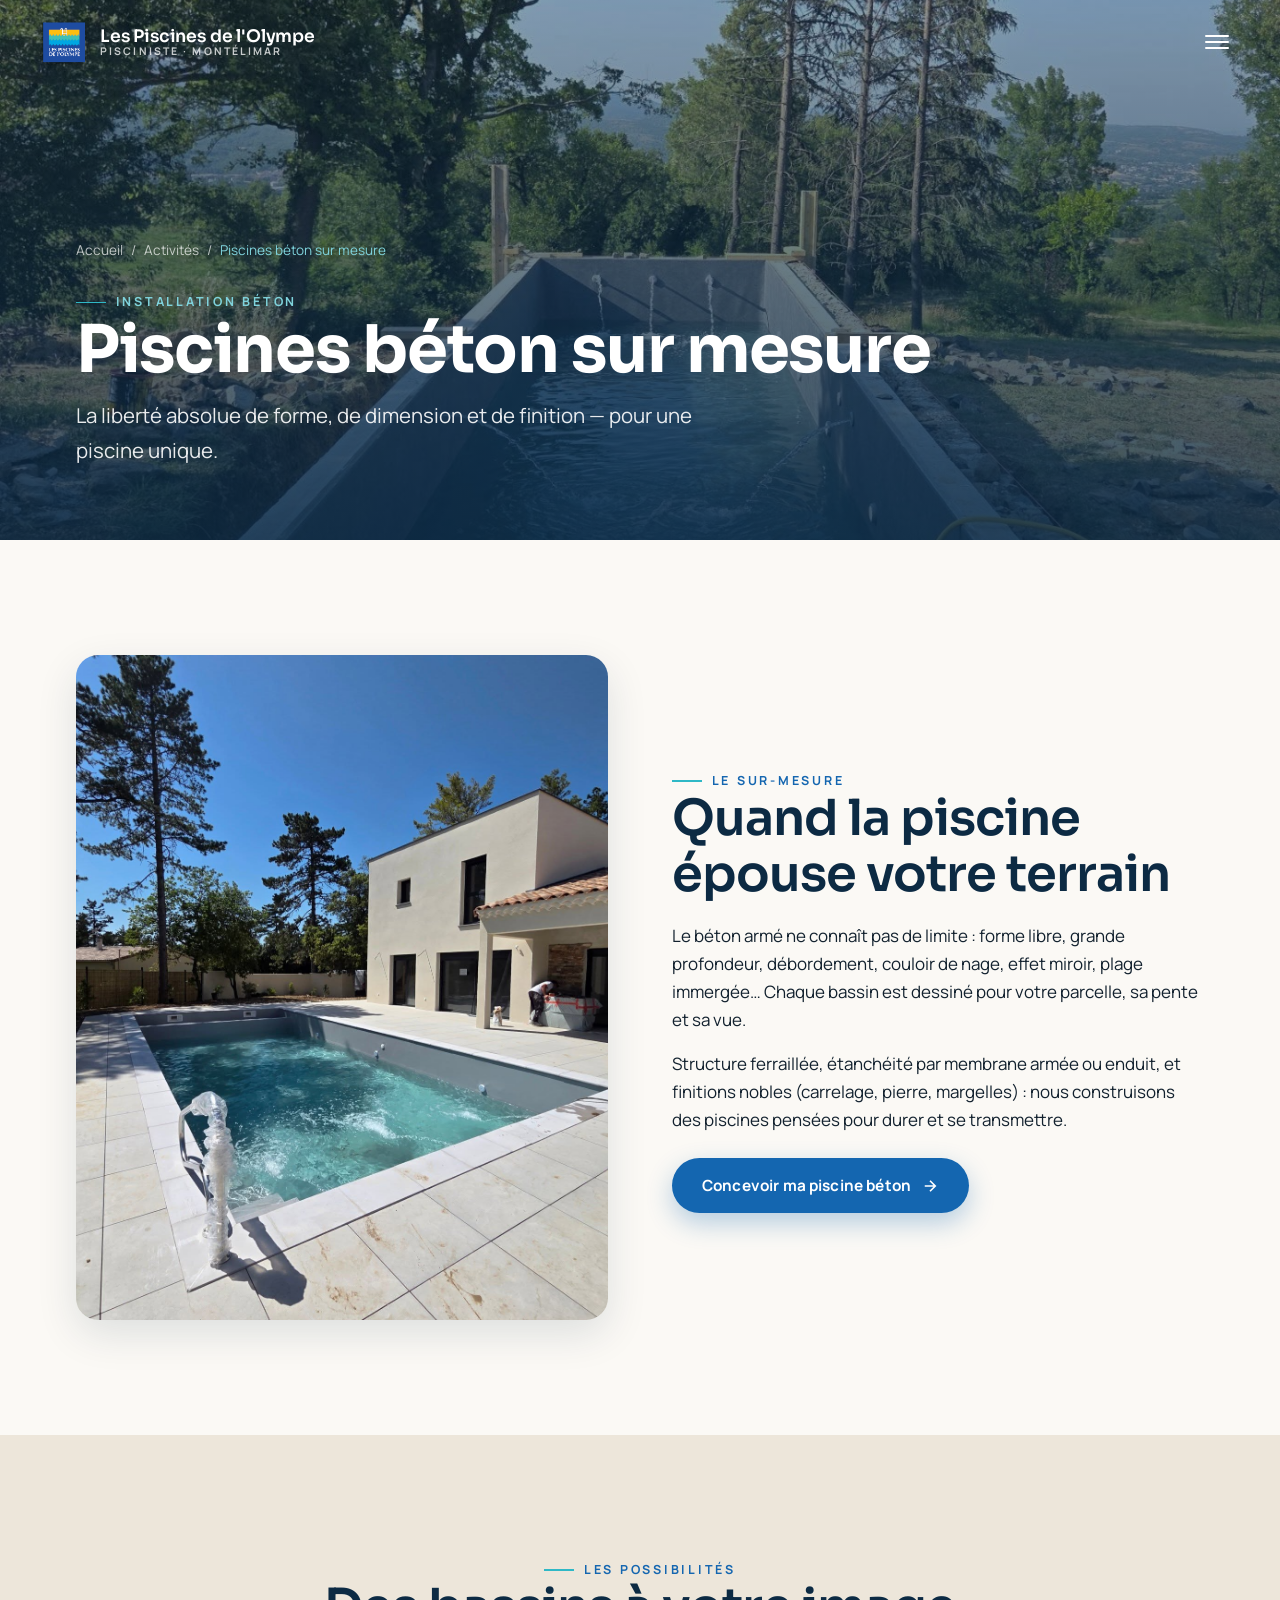
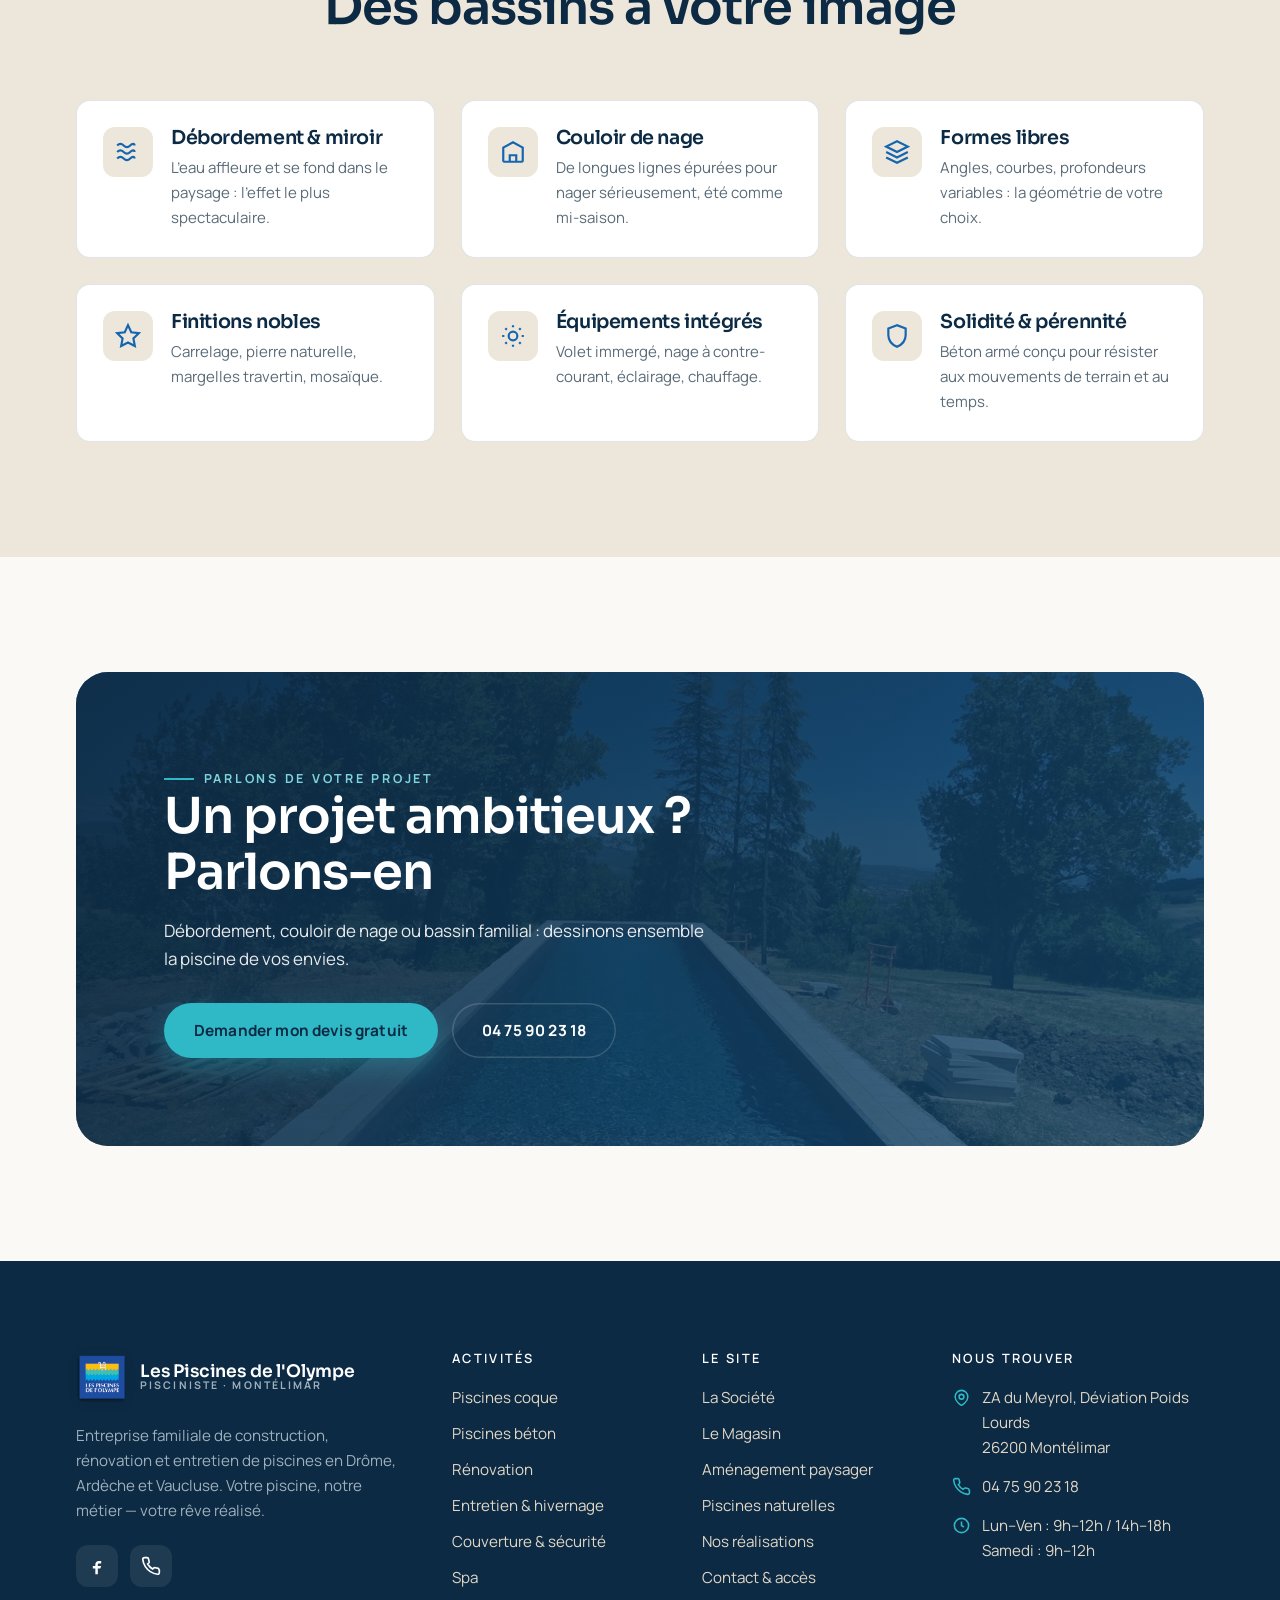
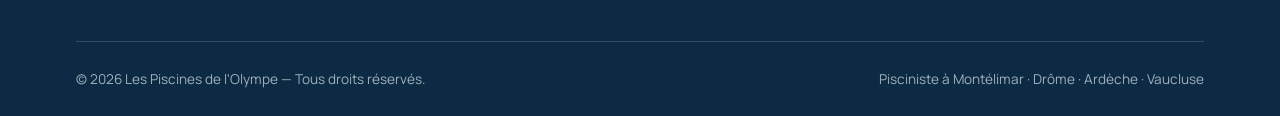
<file: piscines-beton.html>
<!DOCTYPE html>
<html lang="fr">
<head>
<meta charset="UTF-8">
<meta name="viewport" content="width=device-width, initial-scale=1">
<title>Construction de piscines béton sur mesure en Drôme Ardèche Vaucluse | Les Piscines de l’Olympe</title>
<meta name="description" content="Construction de piscines en béton armé sur mesure à Montélimar : débordement, couloir de nage, bassin miroir. Liberté totale de forme et de finition. Devis gratuit.">
<link rel="canonical" href="https://www.lespiscinesdelolympe.fr/piscines-beton.html">
<meta name="theme-color" content="#0C2A43">
<meta name="robots" content="index, follow">
<meta property="og:type" content="website">
<meta property="og:locale" content="fr_FR">
<meta property="og:title" content="Construction de piscines béton sur mesure en Drôme Ardèche Vaucluse | Les Piscines de l’Olympe">
<meta property="og:description" content="Construction de piscines en béton armé sur mesure à Montélimar : débordement, couloir de nage, bassin miroir. Liberté totale de forme et de finition. Devis gratuit.">
<meta property="og:image" content="https://www.lespiscinesdelolympe.fr/assets/img/piscine-couloir-nage-debordement.jpg">
<meta property="og:url" content="https://www.lespiscinesdelolympe.fr/piscines-beton.html">
<link rel="icon" type="image/png" href="assets/img/logo-piscines-de-lolympe.png">
<link rel="preconnect" href="https://fonts.googleapis.com">
<link rel="preconnect" href="https://fonts.gstatic.com" crossorigin>
<link href="https://fonts.googleapis.com/css2?family=Sora:wght@400;500;600;700;800&family=Manrope:wght@400;500;600;700;800&display=swap" rel="stylesheet">
<link rel="stylesheet" href="assets/css/styles.css">

</head>
<body>
<header class="header">
  <div class="container">
    <a class="brand" href="index.html" aria-label="Les Piscines de l'Olympe — accueil">
      <img loading="lazy" decoding="async" src="assets/img/logo-piscines-de-lolympe.png" alt="Logo Les Piscines de l'Olympe">
      <span class="brand-name"><b>Les Piscines de l'Olympe</b><span>Pisciniste · Montélimar</span></span>
    </a>
    <nav aria-label="Navigation principale">
      <ul class="nav">
        <li><a href="index.html">Accueil</a></li>
        <li><a href="la-societe.html">La Société</a></li>
        <li class="has-dropdown current">
          <button class="nav-toggle" aria-haspopup="true" aria-expanded="false">Activités
            <svg class="chev" viewBox="0 0 24 24" fill="none" stroke="currentColor" stroke-width="2.2"><path d="m6 9 6 6 6-6"/></svg>
          </button>
          <div class="dropdown" role="menu">
            <a href="activites.html"><svg class="di" viewBox="0 0 24 24" fill="none" stroke="currentColor" stroke-width="2"><path d="M2 6c2-2 4-2 6 0s4 2 6 0 4-2 4 0M2 12c2-2 4-2 6 0s4 2 6 0 4-2 4 0M2 18c2-2 4-2 6 0s4 2 6 0 4-2 4 0"/></svg>Nos piscines — vue d'ensemble</a>
            <a href="piscines-coque.html"><svg class="di" viewBox="0 0 24 24" fill="none" stroke="currentColor" stroke-width="2"><path d="M3 21V8l9-5 9 5v13M3 21h18M9 21v-6h6v6"/></svg>Installation Coques</a>
            <a href="piscines-beton.html"><svg class="di" viewBox="0 0 24 24" fill="none" stroke="currentColor" stroke-width="2"><path d="M12 2 2 7l10 5 10-5-10-5zM2 17l10 5 10-5M2 12l10 5 10-5"/></svg>Installation Béton</a>
            <a href="renovation.html"><svg class="di" viewBox="0 0 24 24" fill="none" stroke="currentColor" stroke-width="2"><path d="M14.7 6.3a4 4 0 0 0-5.6 5.6l-6 6L5 20l6-6a4 4 0 0 0 5.6-5.6z"/></svg>Rénovation</a>
            <a href="entretien.html"><svg class="di" viewBox="0 0 24 24" fill="none" stroke="currentColor" stroke-width="2"><circle cx="12" cy="12" r="4"/><path d="M12 2v2m0 16v2M4.9 4.9l1.4 1.4m11.4 11.4 1.4 1.4M2 12h2m16 0h2M4.9 19.1l1.4-1.4m11.4-11.4 1.4-1.4"/></svg>Entretien · Estivage · Hivernage</a>
            <a href="couverture.html"><svg class="di" viewBox="0 0 24 24" fill="none" stroke="currentColor" stroke-width="2"><path d="M12 2 4 5v6c0 5 3.4 8.9 8 11 4.6-2.1 8-6 8-11V5l-8-3z"/></svg>Couverture · Sécurité</a>
            <a href="piscines-naturelles.html"><svg class="di" viewBox="0 0 24 24" fill="none" stroke="currentColor" stroke-width="2"><path d="M11 20A7 7 0 0 1 9.8 6.1C15.5 5 17 4.5 19 2c1 2 2 4.2 2 8a7 7 0 0 1-7 7z"/><path d="M2 21c0-3 4-4 6-6"/></svg>Piscines Naturelles</a>
            <a href="spa.html"><svg class="di" viewBox="0 0 24 24" fill="none" stroke="currentColor" stroke-width="2"><path d="M12 22a8 8 0 0 0 8-8H4a8 8 0 0 0 8 8zM7 10c0-1 1-1.5 1-3s-1-2-1-2m5 5c0-1 1-1.5 1-3s-1-2-1-2"/></svg>Spa</a>
          </div>
        </li>
        <li><a href="le-magasin.html">Le Magasin</a></li>
        <li><a href="amenagement-paysager.html">Aménagement Paysager</a></li>
        <li><a href="nos-realisations.html">Nos Réalisations</a></li>
      </ul>
    </nav>
    <div class="header-cta">
      <a class="header-phone" href="tel:+33475902318"><svg viewBox="0 0 24 24" fill="none" stroke="currentColor" stroke-width="2"><path d="M22 16.9v3a2 2 0 0 1-2.2 2 19.8 19.8 0 0 1-8.6-3.1 19.5 19.5 0 0 1-6-6 19.8 19.8 0 0 1-3.1-8.7A2 2 0 0 1 4.1 2h3a2 2 0 0 1 2 1.7c.1.9.3 1.8.6 2.7a2 2 0 0 1-.5 2.1L8 9.6a16 16 0 0 0 6 6l1.1-1.1a2 2 0 0 1 2.1-.5c.9.3 1.8.5 2.7.6a2 2 0 0 1 1.7 2z"/></svg>04 75 90 23 18</a>
      <a class="btn btn-primary" href="contact.html">Devis gratuit</a>
    </div>
    <button class="burger" aria-label="Ouvrir le menu" aria-expanded="false"><span></span><span></span><span></span></button>
  </div>
</header>

<div class="mobile-nav" id="mobileNav">
  <ul>
    <li><a href="index.html">Accueil</a></li>
    <li><a href="la-societe.html">La Société</a></li>
    <li>
      <button class="m-toggle" aria-expanded="false">Activités <svg class="chev" viewBox="0 0 24 24" fill="none" stroke="currentColor" stroke-width="2.2"><path d="m6 9 6 6 6-6"/></svg></button>
      <div class="m-sub">
        <a href="activites.html">Nos piscines</a>
        <a href="piscines-coque.html">Installation Coques</a>
        <a href="piscines-beton.html">Installation Béton</a>
        <a href="renovation.html">Rénovation</a>
        <a href="entretien.html">Entretien · Estivage · Hivernage</a>
        <a href="couverture.html">Couverture · Sécurité</a>
        <a href="piscines-naturelles.html">Piscines Naturelles</a>
        <a href="spa.html">Spa</a>
      </div>
    </li>
    <li><a href="le-magasin.html">Le Magasin</a></li>
    <li><a href="amenagement-paysager.html">Aménagement Paysager</a></li>
    <li><a href="nos-realisations.html">Nos Réalisations</a></li>
    <li><a href="contact.html">Contact · Accès</a></li>
  </ul>
  <div class="mobile-cta">
    <a class="btn btn-primary" href="contact.html">Demander un devis gratuit</a>
    <a class="btn btn-ghost" href="tel:+33475902318">04 75 90 23 18</a>
  </div>
</div>
<main>

  <section class="pagehero img">
    <div class="pagehero-media"><img src="assets/img/couloir-nage-jets-panorama.jpg" alt="Couloir de nage à débordement en béton avec vue panoramique" loading="eager" fetchpriority="high" decoding="async"></div>
    <div class="container">
      <nav class="breadcrumb" aria-label="Fil d'Ariane"><a href="index.html">Accueil</a> / <a href="activites.html">Activités</a> / <span>Piscines béton sur mesure</span></nav>
      <span class="kicker light">Installation Béton</span>
      <h1>Piscines béton sur mesure</h1>
      <p class="lead mt-1">La liberté absolue de forme, de dimension et de finition — pour une piscine unique.</p>
    </div>
  </section>
  <section class="section bg-cream">
    <div class="container">
      <div class="split">
        <div class="split-media reveal"><img loading="lazy" decoding="async" src="assets/img/villa-piscine-provence.jpg" alt="Piscine béton sur mesure au pied d’une villa contemporaine en Provence"></div>
        <div class="split-body reveal d1">
          <span class="kicker">Le sur-mesure</span>
          <h2>Quand la piscine épouse votre terrain</h2>
          <p>Le béton armé ne connaît pas de limite : forme libre, grande profondeur, débordement, couloir de nage, effet miroir, plage immergée… Chaque bassin est dessiné pour votre parcelle, sa pente et sa vue.</p>
          <p>Structure ferraillée, étanchéité par membrane armée ou enduit, et finitions nobles (carrelage, pierre, margelles) : nous construisons des piscines pensées pour durer et se transmettre.</p>
          <a class="btn btn-primary mt-2" href="contact.html">Concevoir ma piscine béton <svg viewBox="0 0 24 24" fill="none" stroke="currentColor" stroke-width="2.2"><path d="M5 12h14M12 5l7 7-7 7"/></svg></a>
        </div>
      </div>
    </div>
  </section>

  <section class="section bg-sand">
    <div class="container">
      <div class="sec-head center reveal"><span class="kicker center">Les possibilités</span><h2>Des bassins à votre image</h2></div>
      <div class="grid grid-3">
        <div class="feature reveal"><div class="f-ic"><svg viewBox="0 0 24 24" fill="none" stroke="currentColor" stroke-width="2"><path d="M2 6c2-2 4-2 6 0s4 2 6 0 4-2 4 0M2 12c2-2 4-2 6 0s4 2 6 0 4-2 4 0M2 18c2-2 4-2 6 0s4 2 6 0 4-2 4 0"/></svg></div><div><h3>Débordement & miroir</h3><p>L’eau affleure et se fond dans le paysage : l’effet le plus spectaculaire.</p></div></div>
        <div class="feature reveal"><div class="f-ic"><svg viewBox="0 0 24 24" fill="none" stroke="currentColor" stroke-width="2"><path d="M3 21V8l9-5 9 5v13M3 21h18M9 21v-6h6v6"/></svg></div><div><h3>Couloir de nage</h3><p>De longues lignes épurées pour nager sérieusement, été comme mi-saison.</p></div></div>
        <div class="feature reveal"><div class="f-ic"><svg viewBox="0 0 24 24" fill="none" stroke="currentColor" stroke-width="2"><path d="M12 2 2 7l10 5 10-5-10-5zM2 17l10 5 10-5M2 12l10 5 10-5"/></svg></div><div><h3>Formes libres</h3><p>Angles, courbes, profondeurs variables : la géométrie de votre choix.</p></div></div>
        <div class="feature reveal"><div class="f-ic"><svg viewBox="0 0 24 24" fill="none" stroke="currentColor" stroke-width="2"><path d="M12 2l3 6.5 7 .9-5 4.8 1.3 7L12 18l-6.3 3.2L7 14.2 2 9.4l7-.9L12 2z"/></svg></div><div><h3>Finitions nobles</h3><p>Carrelage, pierre naturelle, margelles travertin, mosaïque.</p></div></div>
        <div class="feature reveal"><div class="f-ic"><svg viewBox="0 0 24 24" fill="none" stroke="currentColor" stroke-width="2"><circle cx="12" cy="12" r="4"/><path d="M12 2v2m0 16v2M4.9 4.9l1.4 1.4m11.4 11.4 1.4 1.4M2 12h2m16 0h2M4.9 19.1l1.4-1.4m11.4-11.4 1.4-1.4"/></svg></div><div><h3>Équipements intégrés</h3><p>Volet immergé, nage à contre-courant, éclairage, chauffage.</p></div></div>
        <div class="feature reveal"><div class="f-ic"><svg viewBox="0 0 24 24" fill="none" stroke="currentColor" stroke-width="2"><path d="M12 2 4 5v6c0 5 3.4 8.9 8 11 4.6-2.1 8-6 8-11V5l-8-3z"/></svg></div><div><h3>Solidité & pérennité</h3><p>Béton armé conçu pour résister aux mouvements de terrain et au temps.</p></div></div>
      </div>
    </div>
  </section>
  
  <section class="section bg-cream">
    <div class="container">
      <div class="cta-band reveal">
        <div class="cta-media"><img loading="lazy" decoding="async" src="assets/img/piscine-miroir-vue-panoramique.jpg" alt=""></div>
        <span class="kicker light">Parlons de votre projet</span>
        <h2>Un projet ambitieux ? Parlons-en</h2>
        <p>Débordement, couloir de nage ou bassin familial : dessinons ensemble la piscine de vos envies.</p>
        <div class="hero-cta">
          <a class="btn btn-aqua" href="contact.html">Demander mon devis gratuit</a>
          <a class="btn btn-outline-light" href="tel:+33475902318">04 75 90 23 18</a>
        </div>
      </div>
    </div>
  </section>
  
</main>

<footer class="footer">
  <div class="container">
    <div class="footer-grid">
      <div>
        <a class="brand" href="index.html">
          <img loading="lazy" decoding="async" src="assets/img/logo-piscines-de-lolympe.png" alt="Logo Les Piscines de l'Olympe" style="width:52px;height:52px">
          <span class="brand-name"><b>Les Piscines de l'Olympe</b><span>Pisciniste · Montélimar</span></span>
        </a>
        <p class="f-about">Entreprise familiale de construction, rénovation et entretien de piscines en Drôme, Ardèche et Vaucluse. Votre piscine, notre métier — votre rêve réalisé.</p>
        <div class="socials">
          <a href="https://www.facebook.com/lespiscinesdelolympe" target="_blank" rel="noopener" aria-label="Facebook"><svg viewBox="0 0 24 24" fill="currentColor"><path d="M14 9h3V6h-3c-2.2 0-4 1.8-4 4v2H7v3h3v7h3v-7h3l1-3h-4v-2c0-.6.4-1 1-1z"/></svg></a>
          <a href="tel:+33475902318" aria-label="Téléphone"><svg viewBox="0 0 24 24" fill="none" stroke="currentColor" stroke-width="2"><path d="M22 16.9v3a2 2 0 0 1-2.2 2 19.8 19.8 0 0 1-8.6-3.1 19.5 19.5 0 0 1-6-6 19.8 19.8 0 0 1-3.1-8.7A2 2 0 0 1 4.1 2h3a2 2 0 0 1 2 1.7c.1.9.3 1.8.6 2.7a2 2 0 0 1-.5 2.1L8 9.6a16 16 0 0 0 6 6l1.1-1.1a2 2 0 0 1 2.1-.5c.9.3 1.8.5 2.7.6a2 2 0 0 1 1.7 2z"/></svg></a>
        </div>
      </div>
      <div>
        <h4>Activités</h4>
        <div class="f-links">
          <a href="piscines-coque.html">Piscines coque</a>
          <a href="piscines-beton.html">Piscines béton</a>
          <a href="renovation.html">Rénovation</a>
          <a href="entretien.html">Entretien &amp; hivernage</a>
          <a href="couverture.html">Couverture &amp; sécurité</a>
          <a href="spa.html">Spa</a>
        </div>
      </div>
      <div>
        <h4>Le site</h4>
        <div class="f-links">
          <a href="la-societe.html">La Société</a>
          <a href="le-magasin.html">Le Magasin</a>
          <a href="amenagement-paysager.html">Aménagement paysager</a>
          <a href="piscines-naturelles.html">Piscines naturelles</a>
          <a href="nos-realisations.html">Nos réalisations</a>
          <a href="contact.html">Contact &amp; accès</a>
        </div>
      </div>
      <div>
        <h4>Nous trouver</h4>
        <div class="f-contact">
          <div class="fc"><svg viewBox="0 0 24 24" fill="none" stroke="currentColor" stroke-width="2"><path d="M12 22s8-4.5 8-11a8 8 0 1 0-16 0c0 6.5 8 11 8 11z"/><circle cx="12" cy="11" r="3"/></svg><span>ZA du Meyrol, Déviation Poids Lourds<br>26200 Montélimar</span></div>
          <div class="fc"><svg viewBox="0 0 24 24" fill="none" stroke="currentColor" stroke-width="2"><path d="M22 16.9v3a2 2 0 0 1-2.2 2 19.8 19.8 0 0 1-8.6-3.1 19.5 19.5 0 0 1-6-6 19.8 19.8 0 0 1-3.1-8.7A2 2 0 0 1 4.1 2h3a2 2 0 0 1 2 1.7c.1.9.3 1.8.6 2.7a2 2 0 0 1-.5 2.1L8 9.6a16 16 0 0 0 6 6l1.1-1.1a2 2 0 0 1 2.1-.5c.9.3 1.8.5 2.7.6a2 2 0 0 1 1.7 2z"/></svg><a href="tel:+33475902318">04 75 90 23 18</a></div>
          <div class="fc"><svg viewBox="0 0 24 24" fill="none" stroke="currentColor" stroke-width="2"><circle cx="12" cy="12" r="9"/><path d="M12 7v5l3 2"/></svg><span>Lun–Ven : 9h–12h / 14h–18h<br>Samedi : 9h–12h</span></div>
        </div>
      </div>
    </div>
    <div class="footer-bottom">
      <span>© <span data-year>2026</span> Les Piscines de l'Olympe — Tous droits réservés.</span>
      <span>Pisciniste à Montélimar · Drôme · Ardèche · Vaucluse</span>
    </div>
  </div>
</footer>

<script src="assets/js/main.js"></script>
</body>
</html>
</file>
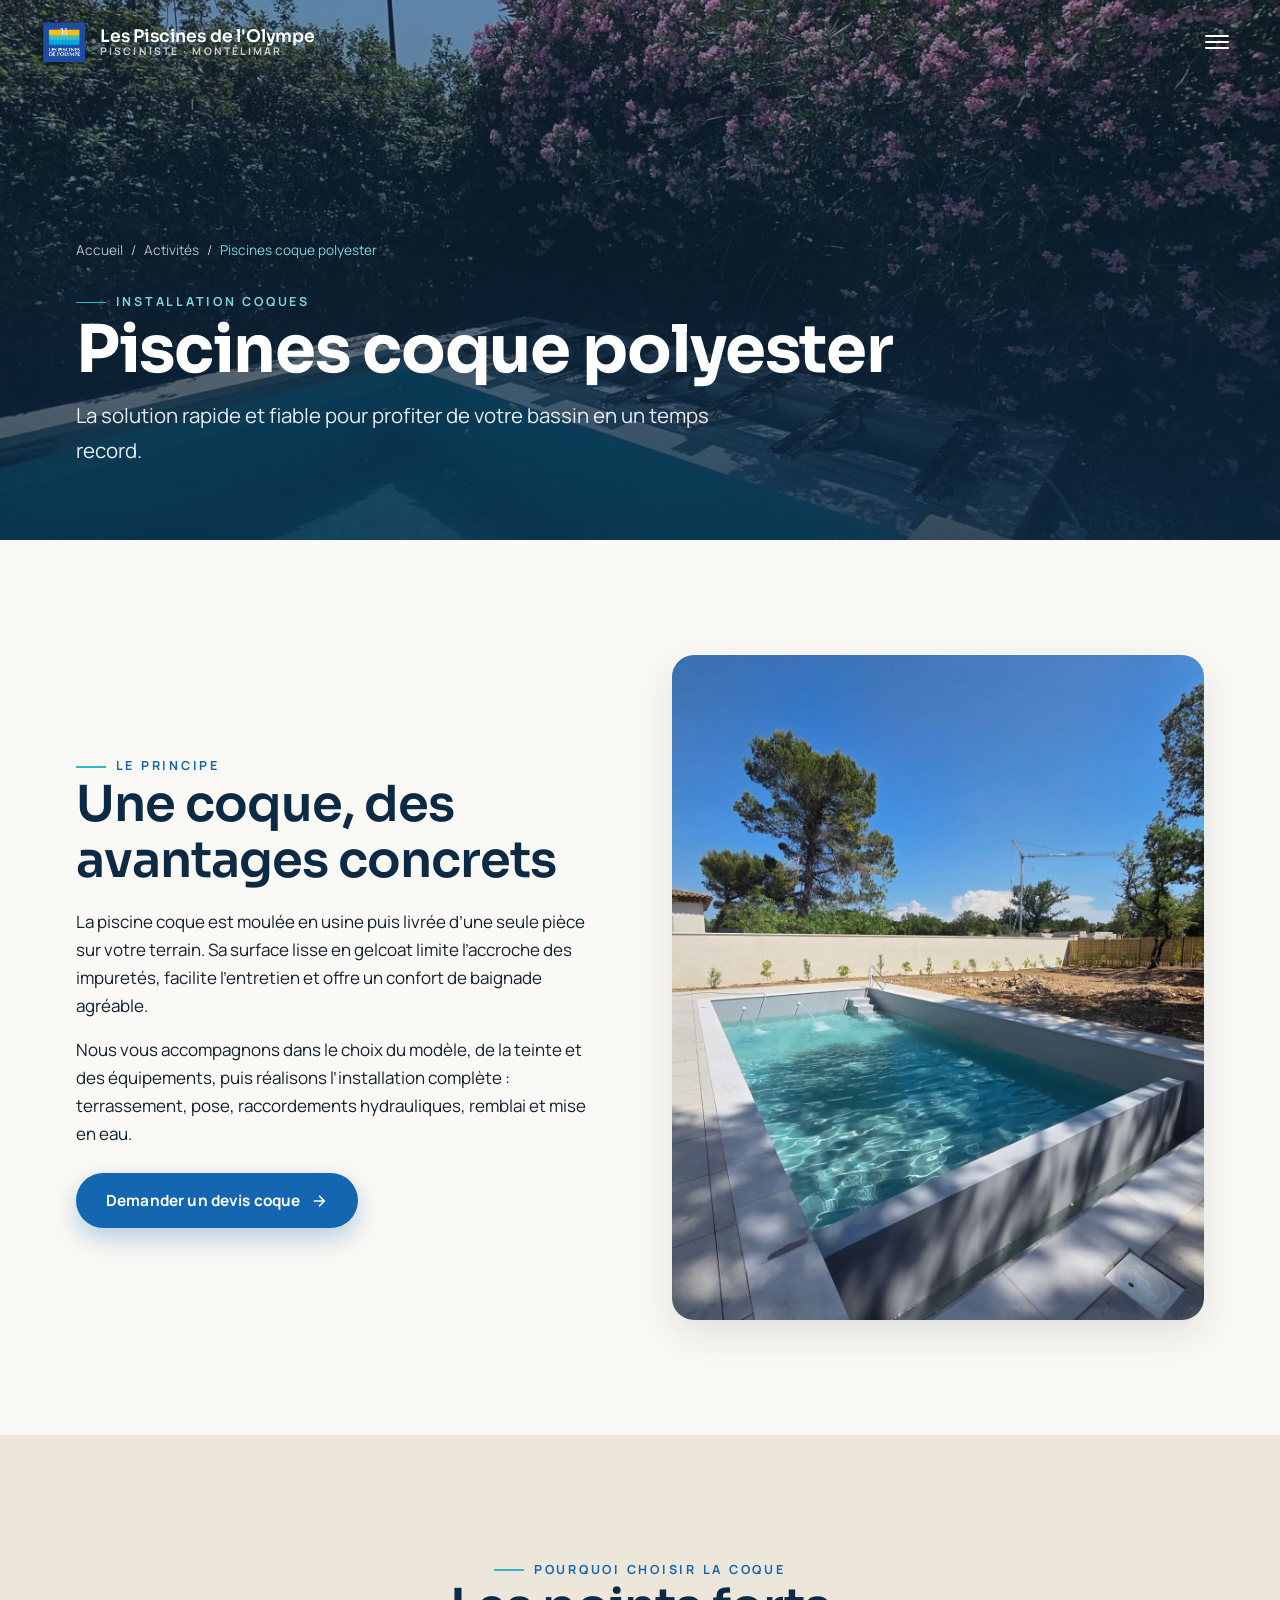
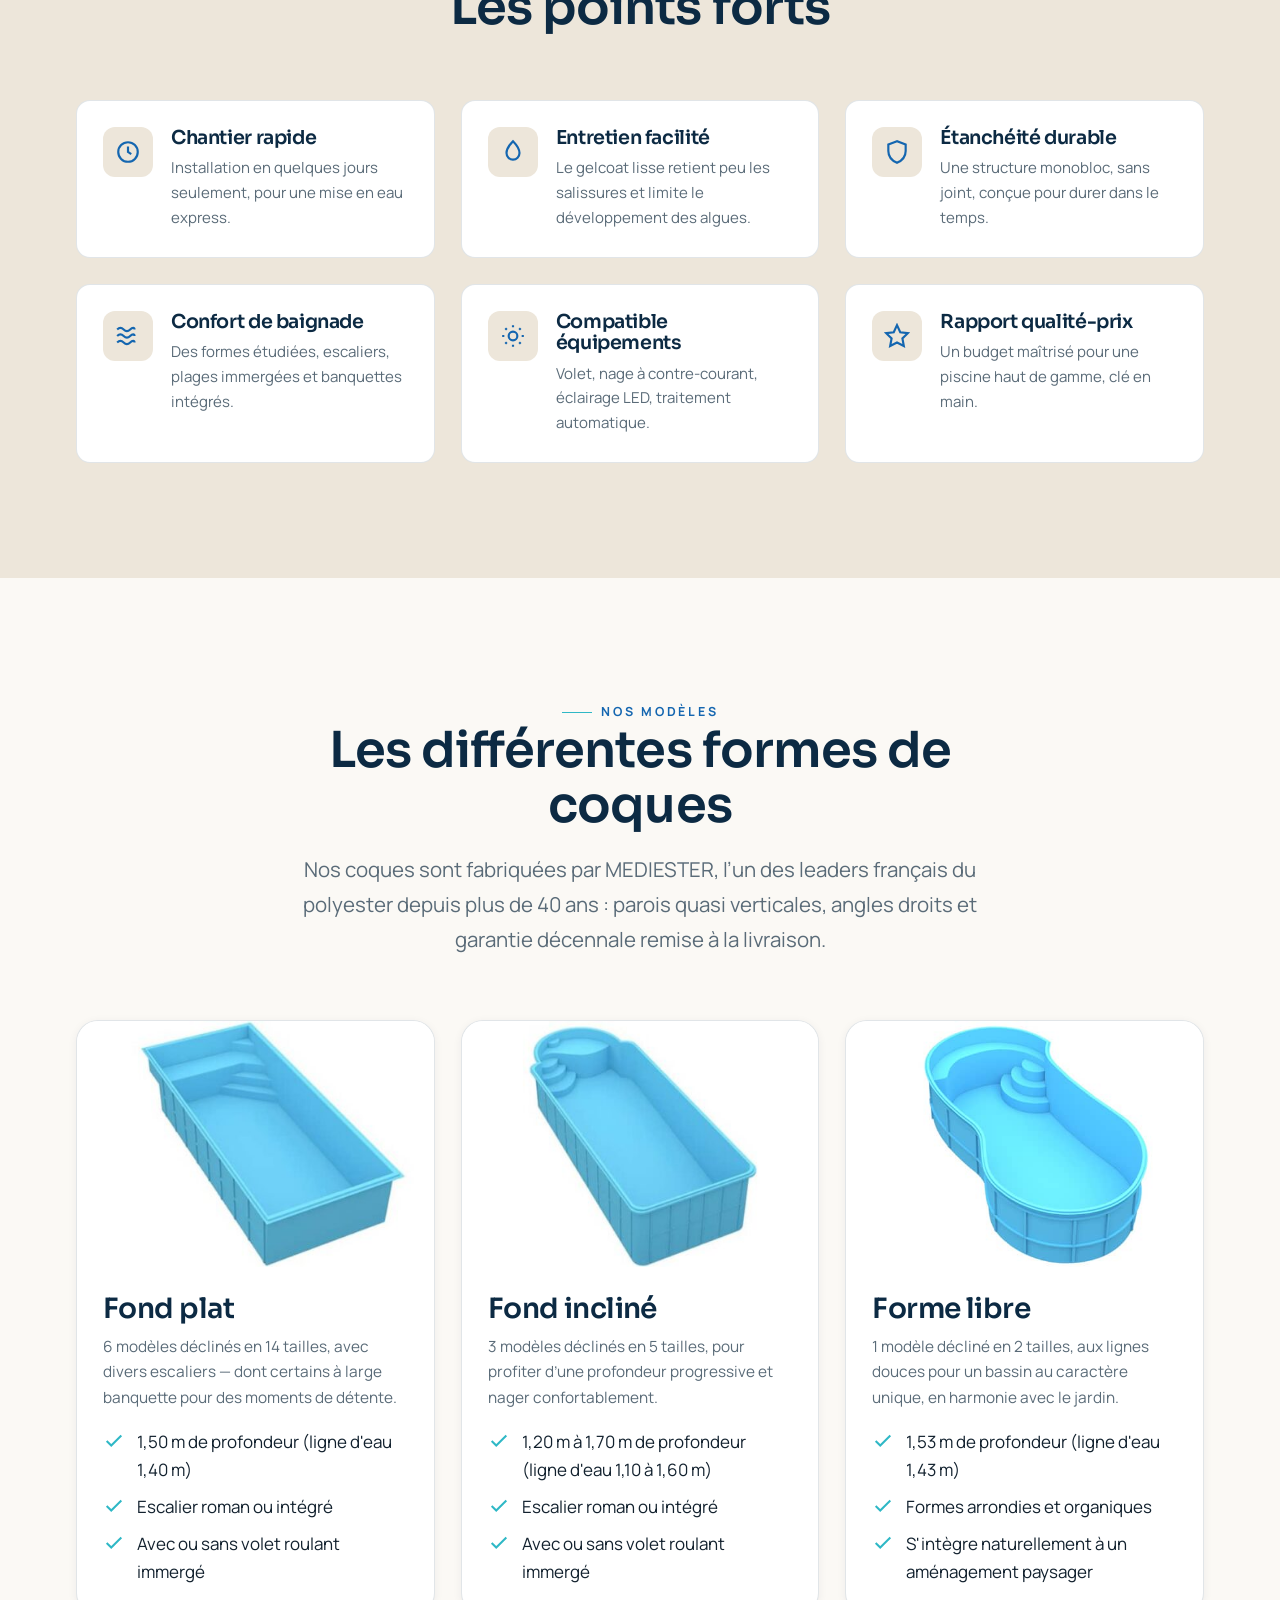
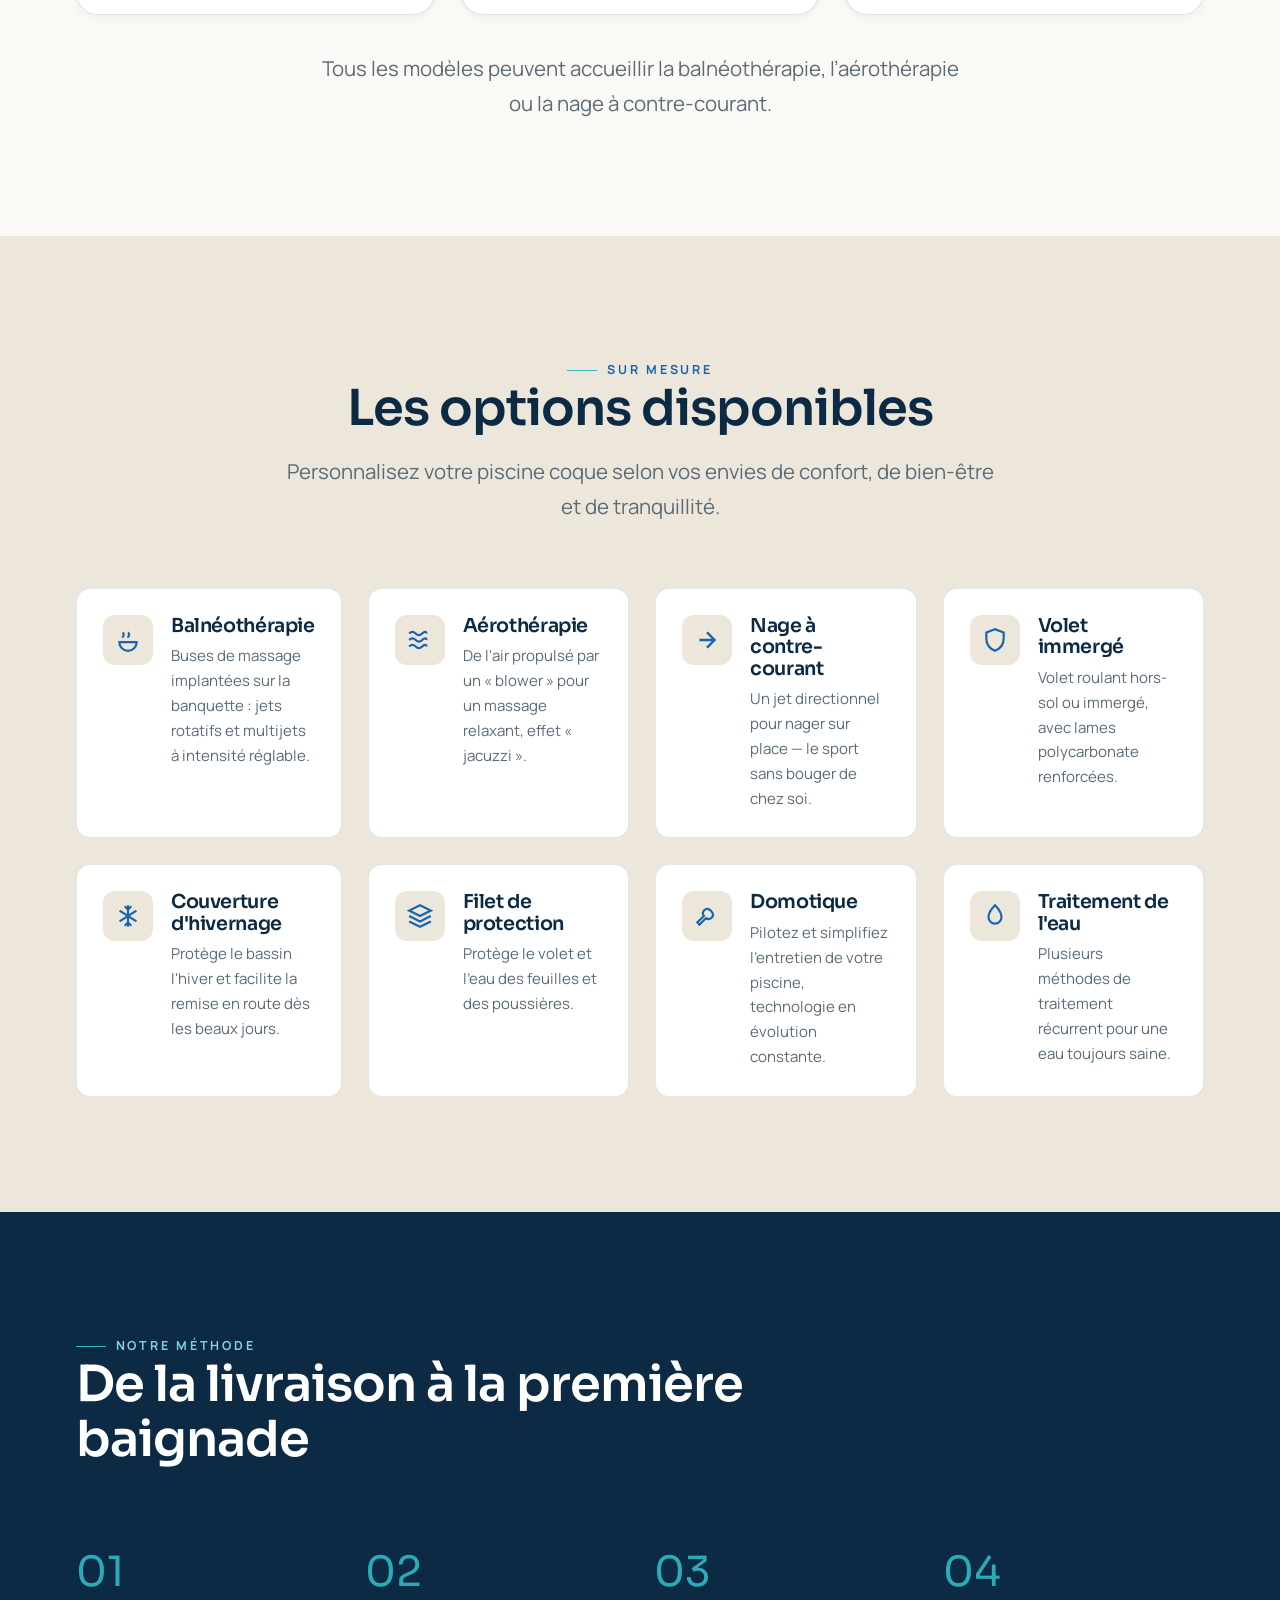
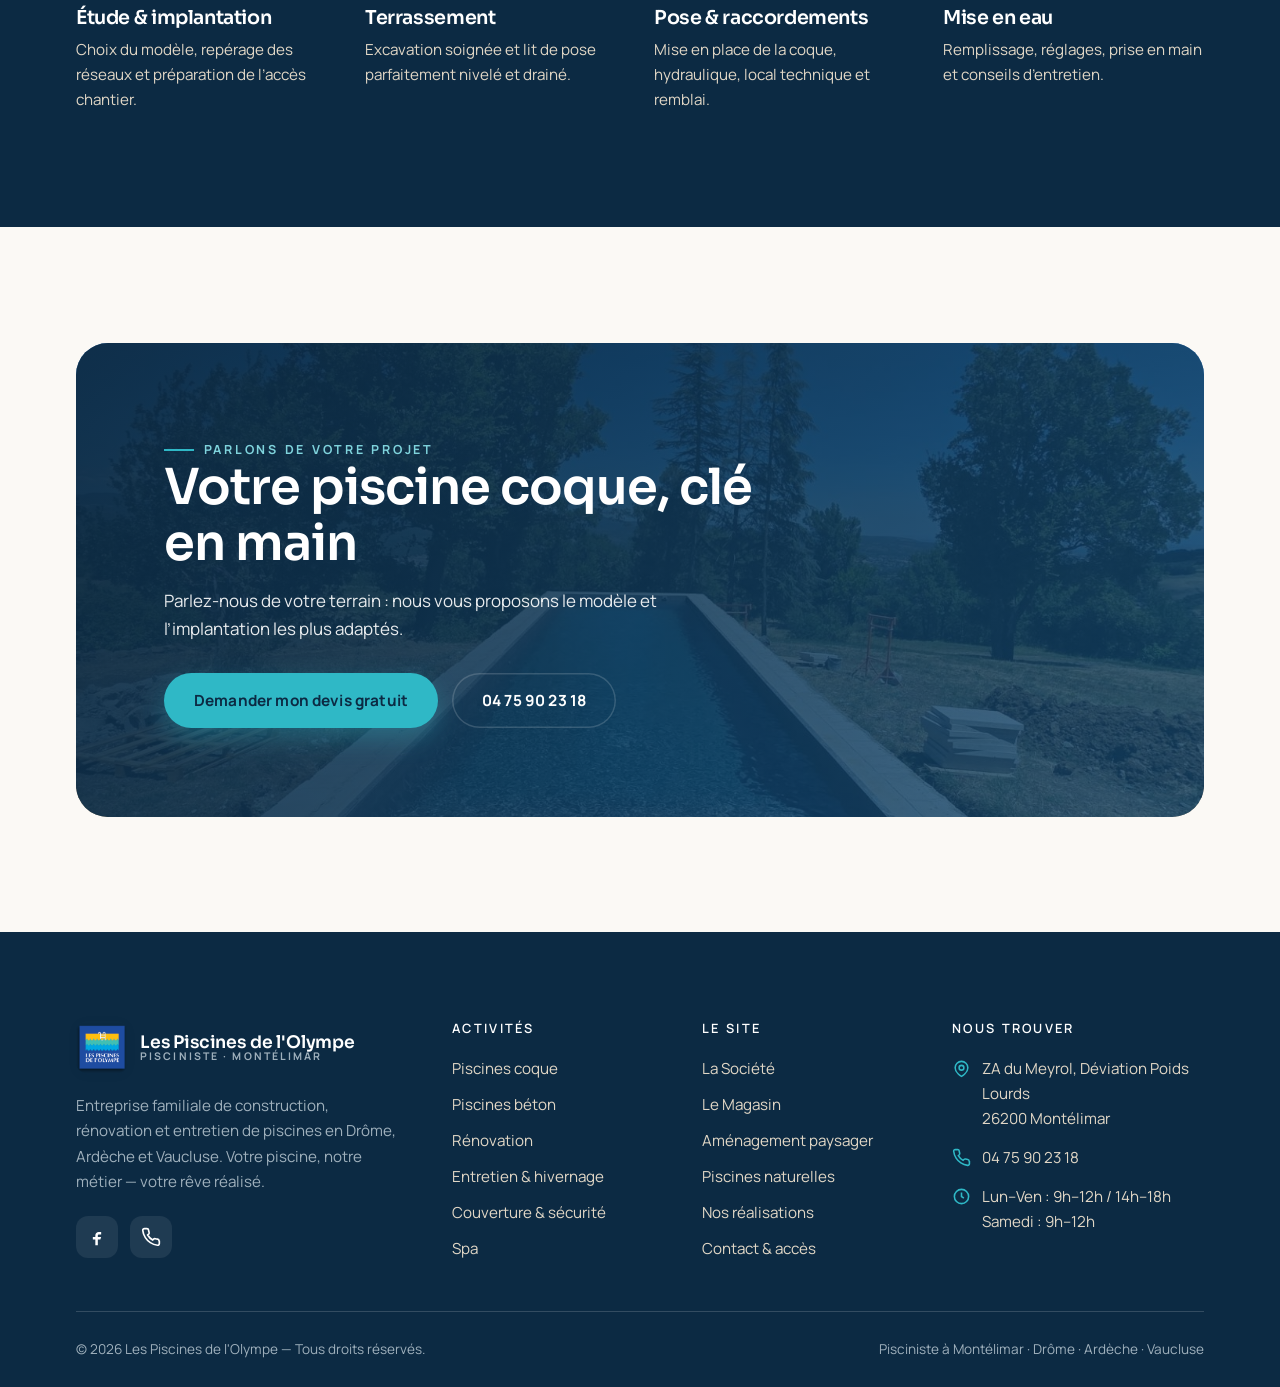
<file: piscines-coque.html>
<!DOCTYPE html>
<html lang="fr">
<head>
<meta charset="UTF-8">
<meta name="viewport" content="width=device-width, initial-scale=1">
<title>Installation de piscines coque en Drôme Ardèche Vaucluse | Les Piscines de l’Olympe</title>
<meta name="description" content="Vente et installation de piscines coque polyester à Montélimar et en Drôme, Ardèche, Vaucluse. Pose rapide, étanchéité durable, entretien facilité. Devis gratuit.">
<link rel="canonical" href="https://www.lespiscinesdelolympe.fr/piscines-coque.html">
<meta name="theme-color" content="#0C2A43">
<meta name="robots" content="index, follow">
<meta property="og:type" content="website">
<meta property="og:locale" content="fr_FR">
<meta property="og:title" content="Installation de piscines coque en Drôme Ardèche Vaucluse | Les Piscines de l’Olympe">
<meta property="og:description" content="Vente et installation de piscines coque polyester à Montélimar et en Drôme, Ardèche, Vaucluse. Pose rapide, étanchéité durable, entretien facilité. Devis gratuit.">
<meta property="og:image" content="https://www.lespiscinesdelolympe.fr/assets/img/piscine-couloir-nage-debordement.jpg">
<meta property="og:url" content="https://www.lespiscinesdelolympe.fr/piscines-coque.html">
<link rel="icon" type="image/png" href="assets/img/logo-piscines-de-lolympe.png">
<link rel="preconnect" href="https://fonts.googleapis.com">
<link rel="preconnect" href="https://fonts.gstatic.com" crossorigin>
<link href="https://fonts.googleapis.com/css2?family=Sora:wght@400;500;600;700;800&family=Manrope:wght@400;500;600;700;800&display=swap" rel="stylesheet">
<link rel="stylesheet" href="assets/css/styles.css">

</head>
<body>
<header class="header">
  <div class="container">
    <a class="brand" href="index.html" aria-label="Les Piscines de l'Olympe — accueil">
      <img loading="lazy" decoding="async" src="assets/img/logo-piscines-de-lolympe.png" alt="Logo Les Piscines de l'Olympe">
      <span class="brand-name"><b>Les Piscines de l'Olympe</b><span>Pisciniste · Montélimar</span></span>
    </a>
    <nav aria-label="Navigation principale">
      <ul class="nav">
        <li><a href="index.html">Accueil</a></li>
        <li><a href="la-societe.html">La Société</a></li>
        <li class="has-dropdown current">
          <button class="nav-toggle" aria-haspopup="true" aria-expanded="false">Activités
            <svg class="chev" viewBox="0 0 24 24" fill="none" stroke="currentColor" stroke-width="2.2"><path d="m6 9 6 6 6-6"/></svg>
          </button>
          <div class="dropdown" role="menu">
            <a href="activites.html"><svg class="di" viewBox="0 0 24 24" fill="none" stroke="currentColor" stroke-width="2"><path d="M2 6c2-2 4-2 6 0s4 2 6 0 4-2 4 0M2 12c2-2 4-2 6 0s4 2 6 0 4-2 4 0M2 18c2-2 4-2 6 0s4 2 6 0 4-2 4 0"/></svg>Nos piscines — vue d'ensemble</a>
            <a href="piscines-coque.html"><svg class="di" viewBox="0 0 24 24" fill="none" stroke="currentColor" stroke-width="2"><path d="M3 21V8l9-5 9 5v13M3 21h18M9 21v-6h6v6"/></svg>Installation Coques</a>
            <a href="piscines-beton.html"><svg class="di" viewBox="0 0 24 24" fill="none" stroke="currentColor" stroke-width="2"><path d="M12 2 2 7l10 5 10-5-10-5zM2 17l10 5 10-5M2 12l10 5 10-5"/></svg>Installation Béton</a>
            <a href="renovation.html"><svg class="di" viewBox="0 0 24 24" fill="none" stroke="currentColor" stroke-width="2"><path d="M14.7 6.3a4 4 0 0 0-5.6 5.6l-6 6L5 20l6-6a4 4 0 0 0 5.6-5.6z"/></svg>Rénovation</a>
            <a href="entretien.html"><svg class="di" viewBox="0 0 24 24" fill="none" stroke="currentColor" stroke-width="2"><circle cx="12" cy="12" r="4"/><path d="M12 2v2m0 16v2M4.9 4.9l1.4 1.4m11.4 11.4 1.4 1.4M2 12h2m16 0h2M4.9 19.1l1.4-1.4m11.4-11.4 1.4-1.4"/></svg>Entretien · Estivage · Hivernage</a>
            <a href="couverture.html"><svg class="di" viewBox="0 0 24 24" fill="none" stroke="currentColor" stroke-width="2"><path d="M12 2 4 5v6c0 5 3.4 8.9 8 11 4.6-2.1 8-6 8-11V5l-8-3z"/></svg>Couverture · Sécurité</a>
            <a href="piscines-naturelles.html"><svg class="di" viewBox="0 0 24 24" fill="none" stroke="currentColor" stroke-width="2"><path d="M11 20A7 7 0 0 1 9.8 6.1C15.5 5 17 4.5 19 2c1 2 2 4.2 2 8a7 7 0 0 1-7 7z"/><path d="M2 21c0-3 4-4 6-6"/></svg>Piscines Naturelles</a>
            <a href="spa.html"><svg class="di" viewBox="0 0 24 24" fill="none" stroke="currentColor" stroke-width="2"><path d="M12 22a8 8 0 0 0 8-8H4a8 8 0 0 0 8 8zM7 10c0-1 1-1.5 1-3s-1-2-1-2m5 5c0-1 1-1.5 1-3s-1-2-1-2"/></svg>Spa</a>
          </div>
        </li>
        <li><a href="le-magasin.html">Le Magasin</a></li>
        <li><a href="amenagement-paysager.html">Aménagement Paysager</a></li>
        <li><a href="nos-realisations.html">Nos Réalisations</a></li>
      </ul>
    </nav>
    <div class="header-cta">
      <a class="header-phone" href="tel:+33475902318"><svg viewBox="0 0 24 24" fill="none" stroke="currentColor" stroke-width="2"><path d="M22 16.9v3a2 2 0 0 1-2.2 2 19.8 19.8 0 0 1-8.6-3.1 19.5 19.5 0 0 1-6-6 19.8 19.8 0 0 1-3.1-8.7A2 2 0 0 1 4.1 2h3a2 2 0 0 1 2 1.7c.1.9.3 1.8.6 2.7a2 2 0 0 1-.5 2.1L8 9.6a16 16 0 0 0 6 6l1.1-1.1a2 2 0 0 1 2.1-.5c.9.3 1.8.5 2.7.6a2 2 0 0 1 1.7 2z"/></svg>04 75 90 23 18</a>
      <a class="btn btn-primary" href="contact.html">Devis gratuit</a>
    </div>
    <button class="burger" aria-label="Ouvrir le menu" aria-expanded="false"><span></span><span></span><span></span></button>
  </div>
</header>

<div class="mobile-nav" id="mobileNav">
  <ul>
    <li><a href="index.html">Accueil</a></li>
    <li><a href="la-societe.html">La Société</a></li>
    <li>
      <button class="m-toggle" aria-expanded="false">Activités <svg class="chev" viewBox="0 0 24 24" fill="none" stroke="currentColor" stroke-width="2.2"><path d="m6 9 6 6 6-6"/></svg></button>
      <div class="m-sub">
        <a href="activites.html">Nos piscines</a>
        <a href="piscines-coque.html">Installation Coques</a>
        <a href="piscines-beton.html">Installation Béton</a>
        <a href="renovation.html">Rénovation</a>
        <a href="entretien.html">Entretien · Estivage · Hivernage</a>
        <a href="couverture.html">Couverture · Sécurité</a>
        <a href="piscines-naturelles.html">Piscines Naturelles</a>
        <a href="spa.html">Spa</a>
      </div>
    </li>
    <li><a href="le-magasin.html">Le Magasin</a></li>
    <li><a href="amenagement-paysager.html">Aménagement Paysager</a></li>
    <li><a href="nos-realisations.html">Nos Réalisations</a></li>
    <li><a href="contact.html">Contact · Accès</a></li>
  </ul>
  <div class="mobile-cta">
    <a class="btn btn-primary" href="contact.html">Demander un devis gratuit</a>
    <a class="btn btn-ghost" href="tel:+33475902318">04 75 90 23 18</a>
  </div>
</div>
<main>

  <section class="pagehero img">
    <div class="pagehero-media"><img src="assets/img/piscine-laurier-rose.jpg" alt="Piscine coque bordée de lauriers roses en Provence" loading="eager" fetchpriority="high" decoding="async"></div>
    <div class="container">
      <nav class="breadcrumb" aria-label="Fil d'Ariane"><a href="index.html">Accueil</a> / <a href="activites.html">Activités</a> / <span>Piscines coque polyester</span></nav>
      <span class="kicker light">Installation Coques</span>
      <h1>Piscines coque polyester</h1>
      <p class="lead mt-1">La solution rapide et fiable pour profiter de votre bassin en un temps record.</p>
    </div>
  </section>
  <section class="section bg-cream">
    <div class="container">
      <div class="split">
        <div class="split-body reveal">
          <span class="kicker">Le principe</span>
          <h2>Une coque, des avantages concrets</h2>
          <p>La piscine coque est moulée en usine puis livrée d’une seule pièce sur votre terrain. Sa surface lisse en gelcoat limite l’accroche des impuretés, facilite l’entretien et offre un confort de baignade agréable.</p>
          <p>Nous vous accompagnons dans le choix du modèle, de la teinte et des équipements, puis réalisons l’installation complète : terrassement, pose, raccordements hydrauliques, remblai et mise en eau.</p>
          <a class="btn btn-primary mt-2" href="contact.html">Demander un devis coque <svg viewBox="0 0 24 24" fill="none" stroke="currentColor" stroke-width="2.2"><path d="M5 12h14M12 5l7 7-7 7"/></svg></a>
        </div>
        <div class="split-media reveal d1"><img loading="lazy" decoding="async" src="assets/img/piscine-arrondie-spa.jpg" alt="Piscine coque avec buses de refoulement et plage en travertin"></div>
      </div>
    </div>
  </section>

  <section class="section bg-sand">
    <div class="container">
      <div class="sec-head center reveal"><span class="kicker center">Pourquoi choisir la coque</span><h2>Les points forts</h2></div>
      <div class="grid grid-3">
        <div class="feature reveal"><div class="f-ic"><svg viewBox="0 0 24 24" fill="none" stroke="currentColor" stroke-width="2"><circle cx="12" cy="12" r="9"/><path d="M12 7v5l3 2"/></svg></div><div><h3>Chantier rapide</h3><p>Installation en quelques jours seulement, pour une mise en eau express.</p></div></div>
        <div class="feature reveal"><div class="f-ic"><svg viewBox="0 0 24 24" fill="none" stroke="currentColor" stroke-width="2"><path d="M12 2s6 6 6 11a6 6 0 1 1-12 0c0-5 6-11 6-11z"/></svg></div><div><h3>Entretien facilité</h3><p>Le gelcoat lisse retient peu les salissures et limite le développement des algues.</p></div></div>
        <div class="feature reveal"><div class="f-ic"><svg viewBox="0 0 24 24" fill="none" stroke="currentColor" stroke-width="2"><path d="M12 2 4 5v6c0 5 3.4 8.9 8 11 4.6-2.1 8-6 8-11V5l-8-3z"/></svg></div><div><h3>Étanchéité durable</h3><p>Une structure monobloc, sans joint, conçue pour durer dans le temps.</p></div></div>
        <div class="feature reveal"><div class="f-ic"><svg viewBox="0 0 24 24" fill="none" stroke="currentColor" stroke-width="2"><path d="M2 6c2-2 4-2 6 0s4 2 6 0 4-2 4 0M2 12c2-2 4-2 6 0s4 2 6 0 4-2 4 0M2 18c2-2 4-2 6 0s4 2 6 0 4-2 4 0"/></svg></div><div><h3>Confort de baignade</h3><p>Des formes étudiées, escaliers, plages immergées et banquettes intégrés.</p></div></div>
        <div class="feature reveal"><div class="f-ic"><svg viewBox="0 0 24 24" fill="none" stroke="currentColor" stroke-width="2"><circle cx="12" cy="12" r="4"/><path d="M12 2v2m0 16v2M4.9 4.9l1.4 1.4m11.4 11.4 1.4 1.4M2 12h2m16 0h2M4.9 19.1l1.4-1.4m11.4-11.4 1.4-1.4"/></svg></div><div><h3>Compatible équipements</h3><p>Volet, nage à contre-courant, éclairage LED, traitement automatique.</p></div></div>
        <div class="feature reveal"><div class="f-ic"><svg viewBox="0 0 24 24" fill="none" stroke="currentColor" stroke-width="2"><path d="M12 2l3 6.5 7 .9-5 4.8 1.3 7L12 18l-6.3 3.2L7 14.2 2 9.4l7-.9L12 2z"/></svg></div><div><h3>Rapport qualité-prix</h3><p>Un budget maîtrisé pour une piscine haut de gamme, clé en main.</p></div></div>
      </div>
    </div>
  </section>

  <section class="section bg-cream">
    <div class="container">
      <div class="sec-head center reveal">
        <span class="kicker center">Nos modèles</span>
        <h2>Les différentes formes de coques</h2>
        <p class="lead">Nos coques sont fabriquées par MEDIESTER, l’un des leaders français du polyester depuis plus de 40 ans : parois quasi verticales, angles droits et garantie décennale remise à la livraison.</p>
      </div>
      <div class="grid grid-3">
        <article class="card reveal">
          <div class="card-media"><img loading="lazy" decoding="async" src="assets/img/coque-fond-plat.jpg" alt="Piscine coque polyester à fond plat, installée à Montélimar"></div>
          <div class="card-body">
            <h3>Fond plat</h3>
            <p>6 modèles déclinés en 14 tailles, avec divers escaliers — dont certains à large banquette pour des moments de détente.</p>
            <ul class="checklist" style="gap:9px">
              <li><svg viewBox="0 0 24 24" fill="none" stroke="currentColor" stroke-width="2.2"><path d="M20 6 9 17l-5-5"/></svg><span>1,50 m de profondeur (ligne d'eau 1,40 m)</span></li>
              <li><svg viewBox="0 0 24 24" fill="none" stroke="currentColor" stroke-width="2.2"><path d="M20 6 9 17l-5-5"/></svg><span>Escalier roman ou intégré</span></li>
              <li><svg viewBox="0 0 24 24" fill="none" stroke="currentColor" stroke-width="2.2"><path d="M20 6 9 17l-5-5"/></svg><span>Avec ou sans volet roulant immergé</span></li>
            </ul>
          </div>
        </article>
        <article class="card reveal d1">
          <div class="card-media"><img loading="lazy" decoding="async" src="assets/img/coque-fond-incline.jpg" alt="Piscine coque polyester à fond incliné, installée à Montélimar"></div>
          <div class="card-body">
            <h3>Fond incliné</h3>
            <p>3 modèles déclinés en 5 tailles, pour profiter d’une profondeur progressive et nager confortablement.</p>
            <ul class="checklist" style="gap:9px">
              <li><svg viewBox="0 0 24 24" fill="none" stroke="currentColor" stroke-width="2.2"><path d="M20 6 9 17l-5-5"/></svg><span>1,20 m à 1,70 m de profondeur (ligne d'eau 1,10 à 1,60 m)</span></li>
              <li><svg viewBox="0 0 24 24" fill="none" stroke="currentColor" stroke-width="2.2"><path d="M20 6 9 17l-5-5"/></svg><span>Escalier roman ou intégré</span></li>
              <li><svg viewBox="0 0 24 24" fill="none" stroke="currentColor" stroke-width="2.2"><path d="M20 6 9 17l-5-5"/></svg><span>Avec ou sans volet roulant immergé</span></li>
            </ul>
          </div>
        </article>
        <article class="card reveal d2">
          <div class="card-media"><img loading="lazy" decoding="async" src="assets/img/coque-fond-libre.jpg" alt="Piscine coque polyester de forme libre, installée à Montélimar"></div>
          <div class="card-body">
            <h3>Forme libre</h3>
            <p>1 modèle décliné en 2 tailles, aux lignes douces pour un bassin au caractère unique, en harmonie avec le jardin.</p>
            <ul class="checklist" style="gap:9px">
              <li><svg viewBox="0 0 24 24" fill="none" stroke="currentColor" stroke-width="2.2"><path d="M20 6 9 17l-5-5"/></svg><span>1,53 m de profondeur (ligne d'eau 1,43 m)</span></li>
              <li><svg viewBox="0 0 24 24" fill="none" stroke="currentColor" stroke-width="2.2"><path d="M20 6 9 17l-5-5"/></svg><span>Formes arrondies et organiques</span></li>
              <li><svg viewBox="0 0 24 24" fill="none" stroke="currentColor" stroke-width="2.2"><path d="M20 6 9 17l-5-5"/></svg><span>S'intègre naturellement à un aménagement paysager</span></li>
            </ul>
          </div>
        </article>
      </div>
      <p class="center lead reveal" style="max-width:660px;margin:36px auto 0">Tous les modèles peuvent accueillir la balnéothérapie, l’aérothérapie ou la nage à contre-courant.</p>
    </div>
  </section>

  <section class="section bg-sand">
    <div class="container">
      <div class="sec-head center reveal">
        <span class="kicker center">Sur mesure</span>
        <h2>Les options disponibles</h2>
        <p class="lead">Personnalisez votre piscine coque selon vos envies de confort, de bien-être et de tranquillité.</p>
      </div>
      <div class="grid grid-4">
        <div class="feature reveal"><div class="f-ic"><svg viewBox="0 0 24 24" fill="none" stroke="currentColor" stroke-width="2"><path d="M12 22a8 8 0 0 0 8-8H4a8 8 0 0 0 8 8zM7 10c0-1 1-1.5 1-3s-1-2-1-2m5 5c0-1 1-1.5 1-3s-1-2-1-2"/></svg></div><div><h3>Balnéothérapie</h3><p>Buses de massage implantées sur la banquette : jets rotatifs et multijets à intensité réglable.</p></div></div>
        <div class="feature reveal"><div class="f-ic"><svg viewBox="0 0 24 24" fill="none" stroke="currentColor" stroke-width="2"><path d="M2 6c2-2 4-2 6 0s4 2 6 0 4-2 4 0M2 12c2-2 4-2 6 0s4 2 6 0 4-2 4 0M2 18c2-2 4-2 6 0s4 2 6 0 4-2 4 0"/></svg></div><div><h3>Aérothérapie</h3><p>De l'air propulsé par un « blower » pour un massage relaxant, effet « jacuzzi ».</p></div></div>
        <div class="feature reveal"><div class="f-ic"><svg viewBox="0 0 24 24" fill="none" stroke="currentColor" stroke-width="2.2"><path d="M5 12h14M12 5l7 7-7 7"/></svg></div><div><h3>Nage à contre-courant</h3><p>Un jet directionnel pour nager sur place — le sport sans bouger de chez soi.</p></div></div>
        <div class="feature reveal"><div class="f-ic"><svg viewBox="0 0 24 24" fill="none" stroke="currentColor" stroke-width="2"><path d="M12 2 4 5v6c0 5 3.4 8.9 8 11 4.6-2.1 8-6 8-11V5l-8-3z"/></svg></div><div><h3>Volet immergé</h3><p>Volet roulant hors-sol ou immergé, avec lames polycarbonate renforcées.</p></div></div>
        <div class="feature reveal"><div class="f-ic"><svg viewBox="0 0 24 24" fill="none" stroke="currentColor" stroke-width="2"><path d="M12 2v20M4.2 7l15.6 10M19.8 7 4.2 17M12 6l3-3m-3 3-3-3m3 15 3 3m-3-3-3 3"/></svg></div><div><h3>Couverture d'hivernage</h3><p>Protège le bassin l'hiver et facilite la remise en route dès les beaux jours.</p></div></div>
        <div class="feature reveal"><div class="f-ic"><svg viewBox="0 0 24 24" fill="none" stroke="currentColor" stroke-width="2"><path d="M12 2 2 7l10 5 10-5-10-5zM2 17l10 5 10-5M2 12l10 5 10-5"/></svg></div><div><h3>Filet de protection</h3><p>Protège le volet et l'eau des feuilles et des poussières.</p></div></div>
        <div class="feature reveal"><div class="f-ic"><svg viewBox="0 0 24 24" fill="none" stroke="currentColor" stroke-width="2"><path d="M14.7 6.3a4 4 0 0 0-5.6 5.6l-6 6L5 20l6-6a4 4 0 0 0 5.6-5.6z"/></svg></div><div><h3>Domotique</h3><p>Pilotez et simplifiez l'entretien de votre piscine, technologie en évolution constante.</p></div></div>
        <div class="feature reveal"><div class="f-ic"><svg viewBox="0 0 24 24" fill="none" stroke="currentColor" stroke-width="2"><path d="M12 2s6 6 6 11a6 6 0 1 1-12 0c0-5 6-11 6-11z"/></svg></div><div><h3>Traitement de l'eau</h3><p>Plusieurs méthodes de traitement récurrent pour une eau toujours saine.</p></div></div>
      </div>
    </div>
  </section>

  <section class="section bg-navy">
    <div class="container">
      <div class="sec-head reveal"><span class="kicker light">Notre méthode</span><h2 style="color:#fff">De la livraison à la première baignade</h2></div>
      <div class="steps cols">
        <div class="step reveal"><h3>Étude &amp; implantation</h3><p>Choix du modèle, repérage des réseaux et préparation de l’accès chantier.</p></div>
        <div class="step reveal d1"><h3>Terrassement</h3><p>Excavation soignée et lit de pose parfaitement nivelé et drainé.</p></div>
        <div class="step reveal d2"><h3>Pose &amp; raccordements</h3><p>Mise en place de la coque, hydraulique, local technique et remblai.</p></div>
        <div class="step reveal d3"><h3>Mise en eau</h3><p>Remplissage, réglages, prise en main et conseils d’entretien.</p></div>
      </div>
    </div>
  </section>
  
  <section class="section bg-cream">
    <div class="container">
      <div class="cta-band reveal">
        <div class="cta-media"><img loading="lazy" decoding="async" src="assets/img/piscine-miroir-vue-panoramique.jpg" alt=""></div>
        <span class="kicker light">Parlons de votre projet</span>
        <h2>Votre piscine coque, clé en main</h2>
        <p>Parlez-nous de votre terrain : nous vous proposons le modèle et l’implantation les plus adaptés.</p>
        <div class="hero-cta">
          <a class="btn btn-aqua" href="contact.html">Demander mon devis gratuit</a>
          <a class="btn btn-outline-light" href="tel:+33475902318">04 75 90 23 18</a>
        </div>
      </div>
    </div>
  </section>
  
</main>

<footer class="footer">
  <div class="container">
    <div class="footer-grid">
      <div>
        <a class="brand" href="index.html">
          <img loading="lazy" decoding="async" src="assets/img/logo-piscines-de-lolympe.png" alt="Logo Les Piscines de l'Olympe" style="width:52px;height:52px">
          <span class="brand-name"><b>Les Piscines de l'Olympe</b><span>Pisciniste · Montélimar</span></span>
        </a>
        <p class="f-about">Entreprise familiale de construction, rénovation et entretien de piscines en Drôme, Ardèche et Vaucluse. Votre piscine, notre métier — votre rêve réalisé.</p>
        <div class="socials">
          <a href="https://www.facebook.com/lespiscinesdelolympe" target="_blank" rel="noopener" aria-label="Facebook"><svg viewBox="0 0 24 24" fill="currentColor"><path d="M14 9h3V6h-3c-2.2 0-4 1.8-4 4v2H7v3h3v7h3v-7h3l1-3h-4v-2c0-.6.4-1 1-1z"/></svg></a>
          <a href="tel:+33475902318" aria-label="Téléphone"><svg viewBox="0 0 24 24" fill="none" stroke="currentColor" stroke-width="2"><path d="M22 16.9v3a2 2 0 0 1-2.2 2 19.8 19.8 0 0 1-8.6-3.1 19.5 19.5 0 0 1-6-6 19.8 19.8 0 0 1-3.1-8.7A2 2 0 0 1 4.1 2h3a2 2 0 0 1 2 1.7c.1.9.3 1.8.6 2.7a2 2 0 0 1-.5 2.1L8 9.6a16 16 0 0 0 6 6l1.1-1.1a2 2 0 0 1 2.1-.5c.9.3 1.8.5 2.7.6a2 2 0 0 1 1.7 2z"/></svg></a>
        </div>
      </div>
      <div>
        <h4>Activités</h4>
        <div class="f-links">
          <a href="piscines-coque.html">Piscines coque</a>
          <a href="piscines-beton.html">Piscines béton</a>
          <a href="renovation.html">Rénovation</a>
          <a href="entretien.html">Entretien &amp; hivernage</a>
          <a href="couverture.html">Couverture &amp; sécurité</a>
          <a href="spa.html">Spa</a>
        </div>
      </div>
      <div>
        <h4>Le site</h4>
        <div class="f-links">
          <a href="la-societe.html">La Société</a>
          <a href="le-magasin.html">Le Magasin</a>
          <a href="amenagement-paysager.html">Aménagement paysager</a>
          <a href="piscines-naturelles.html">Piscines naturelles</a>
          <a href="nos-realisations.html">Nos réalisations</a>
          <a href="contact.html">Contact &amp; accès</a>
        </div>
      </div>
      <div>
        <h4>Nous trouver</h4>
        <div class="f-contact">
          <div class="fc"><svg viewBox="0 0 24 24" fill="none" stroke="currentColor" stroke-width="2"><path d="M12 22s8-4.5 8-11a8 8 0 1 0-16 0c0 6.5 8 11 8 11z"/><circle cx="12" cy="11" r="3"/></svg><span>ZA du Meyrol, Déviation Poids Lourds<br>26200 Montélimar</span></div>
          <div class="fc"><svg viewBox="0 0 24 24" fill="none" stroke="currentColor" stroke-width="2"><path d="M22 16.9v3a2 2 0 0 1-2.2 2 19.8 19.8 0 0 1-8.6-3.1 19.5 19.5 0 0 1-6-6 19.8 19.8 0 0 1-3.1-8.7A2 2 0 0 1 4.1 2h3a2 2 0 0 1 2 1.7c.1.9.3 1.8.6 2.7a2 2 0 0 1-.5 2.1L8 9.6a16 16 0 0 0 6 6l1.1-1.1a2 2 0 0 1 2.1-.5c.9.3 1.8.5 2.7.6a2 2 0 0 1 1.7 2z"/></svg><a href="tel:+33475902318">04 75 90 23 18</a></div>
          <div class="fc"><svg viewBox="0 0 24 24" fill="none" stroke="currentColor" stroke-width="2"><circle cx="12" cy="12" r="9"/><path d="M12 7v5l3 2"/></svg><span>Lun–Ven : 9h–12h / 14h–18h<br>Samedi : 9h–12h</span></div>
        </div>
      </div>
    </div>
    <div class="footer-bottom">
      <span>© <span data-year>2026</span> Les Piscines de l'Olympe — Tous droits réservés.</span>
      <span>Pisciniste à Montélimar · Drôme · Ardèche · Vaucluse</span>
    </div>
  </div>
</footer>

<script src="assets/js/main.js"></script>
</body>
</html>
</file>
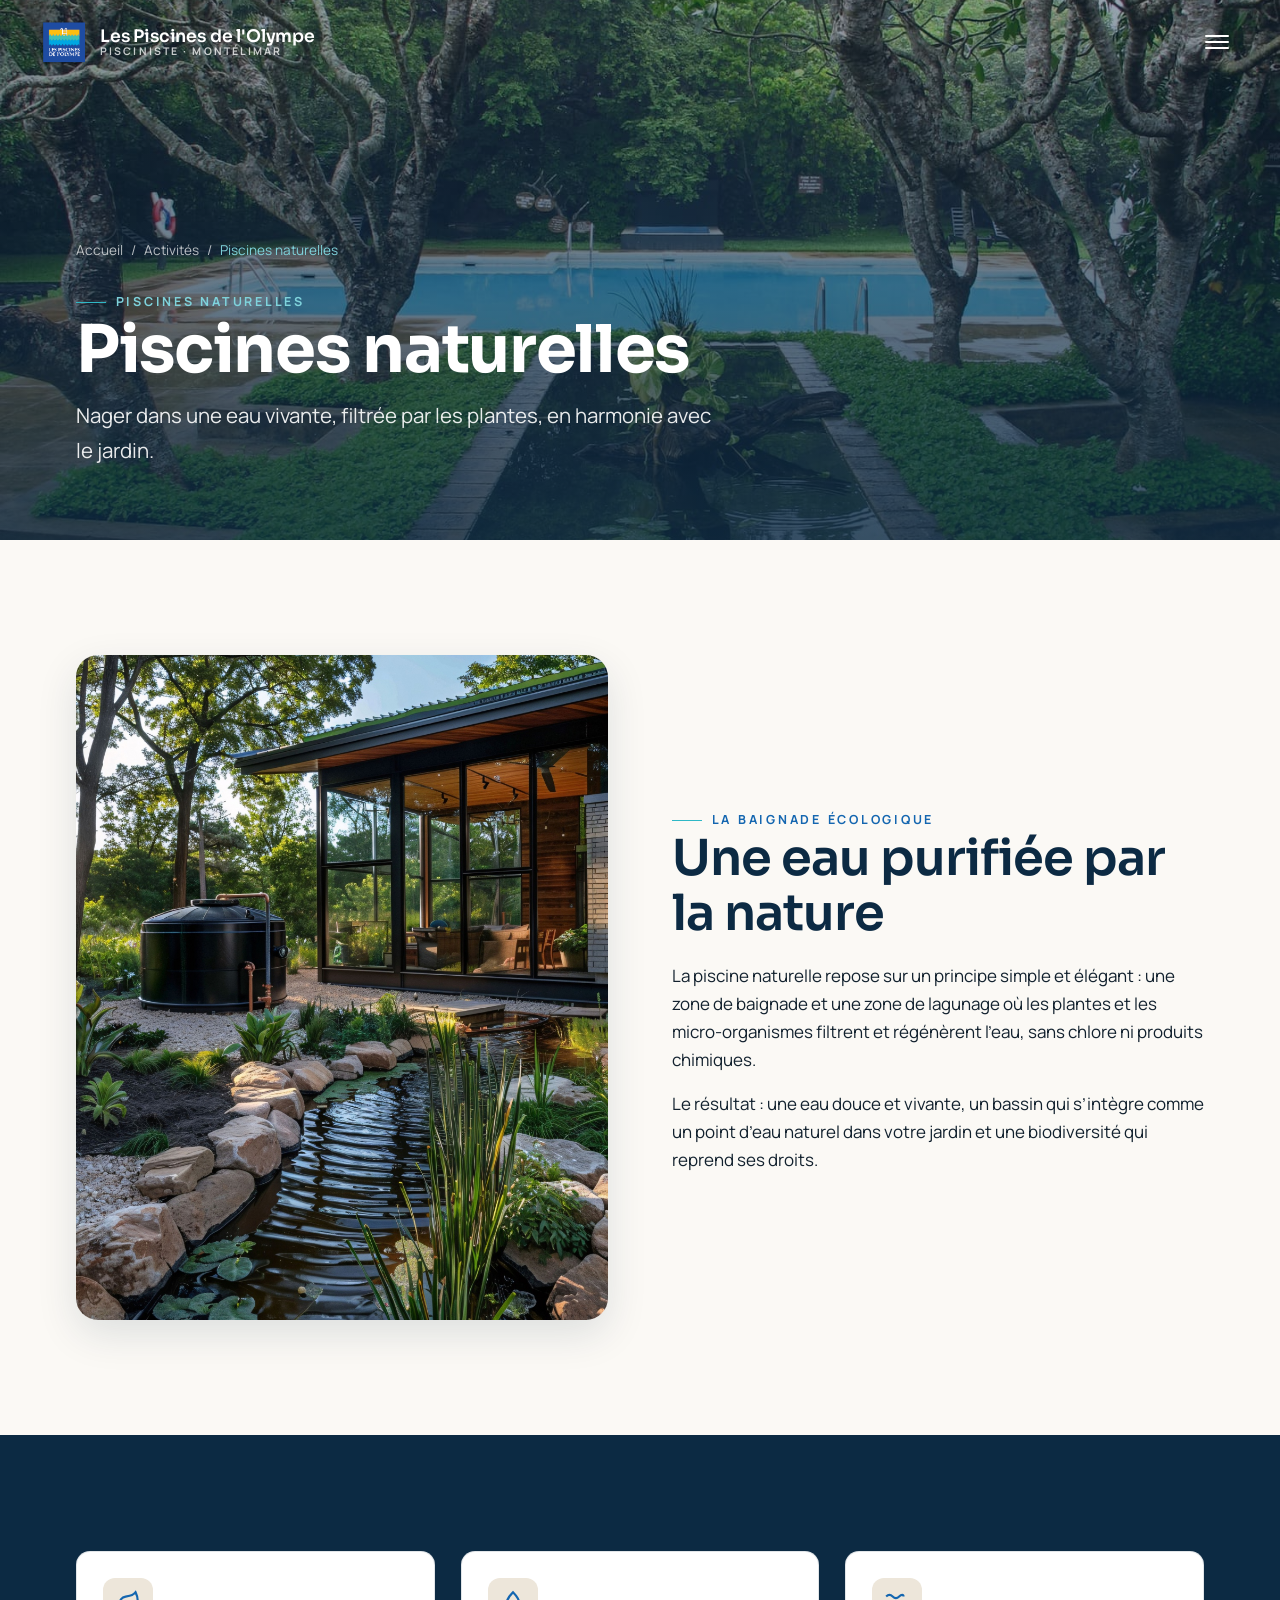
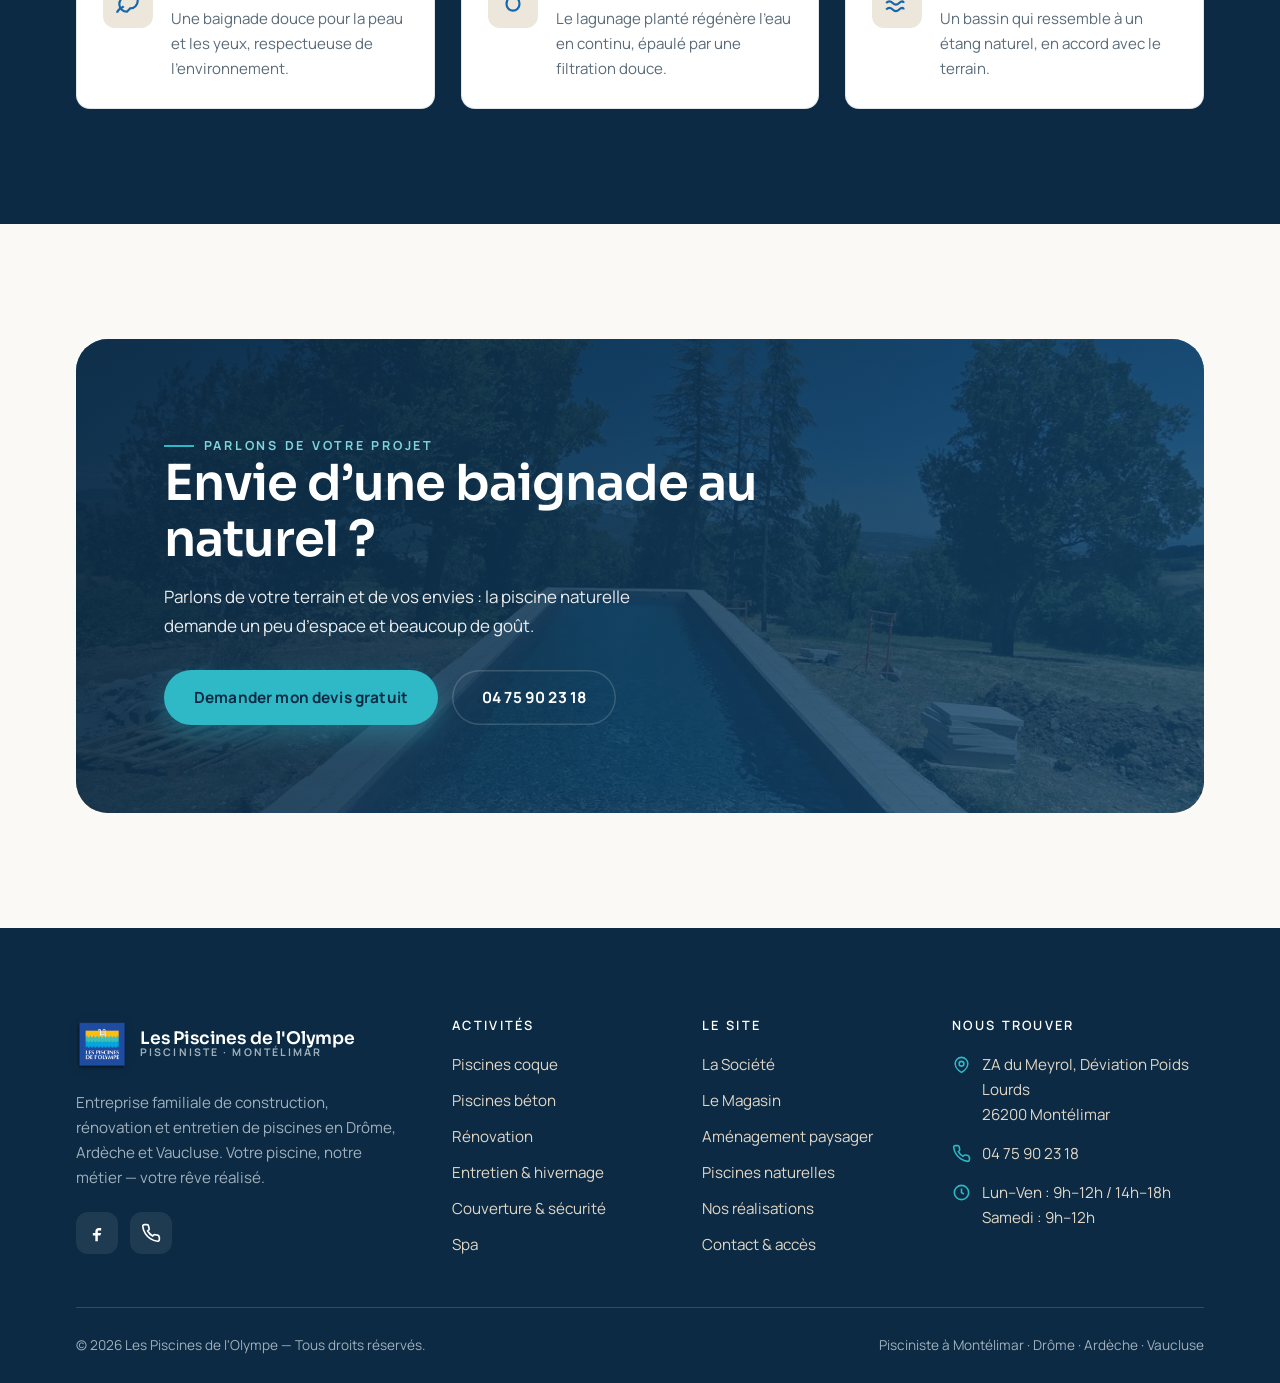
<file: piscines-naturelles.html>
<!DOCTYPE html>
<html lang="fr">
<head>
<meta charset="UTF-8">
<meta name="viewport" content="width=device-width, initial-scale=1">
<title>Piscines naturelles & baignades écologiques | Les Piscines de l’Olympe</title>
<meta name="description" content="Création de piscines naturelles et bassins de baignade écologiques en Drôme, Ardèche et Vaucluse. Une eau vivante, filtrée par les plantes, sans chlore.">
<link rel="canonical" href="https://www.lespiscinesdelolympe.fr/piscines-naturelles.html">
<meta name="theme-color" content="#0C2A43">
<meta name="robots" content="index, follow">
<meta property="og:type" content="website">
<meta property="og:locale" content="fr_FR">
<meta property="og:title" content="Piscines naturelles & baignades écologiques | Les Piscines de l’Olympe">
<meta property="og:description" content="Création de piscines naturelles et bassins de baignade écologiques en Drôme, Ardèche et Vaucluse. Une eau vivante, filtrée par les plantes, sans chlore.">
<meta property="og:image" content="https://www.lespiscinesdelolympe.fr/assets/img/piscine-couloir-nage-debordement.jpg">
<meta property="og:url" content="https://www.lespiscinesdelolympe.fr/piscines-naturelles.html">
<link rel="icon" type="image/png" href="assets/img/logo-piscines-de-lolympe.png">
<link rel="preconnect" href="https://fonts.googleapis.com">
<link rel="preconnect" href="https://fonts.gstatic.com" crossorigin>
<link href="https://fonts.googleapis.com/css2?family=Sora:wght@400;500;600;700;800&family=Manrope:wght@400;500;600;700;800&display=swap" rel="stylesheet">
<link rel="stylesheet" href="assets/css/styles.css">

</head>
<body>
<header class="header">
  <div class="container">
    <a class="brand" href="index.html" aria-label="Les Piscines de l'Olympe — accueil">
      <img loading="lazy" decoding="async" src="assets/img/logo-piscines-de-lolympe.png" alt="Logo Les Piscines de l'Olympe">
      <span class="brand-name"><b>Les Piscines de l'Olympe</b><span>Pisciniste · Montélimar</span></span>
    </a>
    <nav aria-label="Navigation principale">
      <ul class="nav">
        <li><a href="index.html">Accueil</a></li>
        <li><a href="la-societe.html">La Société</a></li>
        <li class="has-dropdown current">
          <button class="nav-toggle" aria-haspopup="true" aria-expanded="false">Activités
            <svg class="chev" viewBox="0 0 24 24" fill="none" stroke="currentColor" stroke-width="2.2"><path d="m6 9 6 6 6-6"/></svg>
          </button>
          <div class="dropdown" role="menu">
            <a href="activites.html"><svg class="di" viewBox="0 0 24 24" fill="none" stroke="currentColor" stroke-width="2"><path d="M2 6c2-2 4-2 6 0s4 2 6 0 4-2 4 0M2 12c2-2 4-2 6 0s4 2 6 0 4-2 4 0M2 18c2-2 4-2 6 0s4 2 6 0 4-2 4 0"/></svg>Nos piscines — vue d'ensemble</a>
            <a href="piscines-coque.html"><svg class="di" viewBox="0 0 24 24" fill="none" stroke="currentColor" stroke-width="2"><path d="M3 21V8l9-5 9 5v13M3 21h18M9 21v-6h6v6"/></svg>Installation Coques</a>
            <a href="piscines-beton.html"><svg class="di" viewBox="0 0 24 24" fill="none" stroke="currentColor" stroke-width="2"><path d="M12 2 2 7l10 5 10-5-10-5zM2 17l10 5 10-5M2 12l10 5 10-5"/></svg>Installation Béton</a>
            <a href="renovation.html"><svg class="di" viewBox="0 0 24 24" fill="none" stroke="currentColor" stroke-width="2"><path d="M14.7 6.3a4 4 0 0 0-5.6 5.6l-6 6L5 20l6-6a4 4 0 0 0 5.6-5.6z"/></svg>Rénovation</a>
            <a href="entretien.html"><svg class="di" viewBox="0 0 24 24" fill="none" stroke="currentColor" stroke-width="2"><circle cx="12" cy="12" r="4"/><path d="M12 2v2m0 16v2M4.9 4.9l1.4 1.4m11.4 11.4 1.4 1.4M2 12h2m16 0h2M4.9 19.1l1.4-1.4m11.4-11.4 1.4-1.4"/></svg>Entretien · Estivage · Hivernage</a>
            <a href="couverture.html"><svg class="di" viewBox="0 0 24 24" fill="none" stroke="currentColor" stroke-width="2"><path d="M12 2 4 5v6c0 5 3.4 8.9 8 11 4.6-2.1 8-6 8-11V5l-8-3z"/></svg>Couverture · Sécurité</a>
            <a href="piscines-naturelles.html"><svg class="di" viewBox="0 0 24 24" fill="none" stroke="currentColor" stroke-width="2"><path d="M11 20A7 7 0 0 1 9.8 6.1C15.5 5 17 4.5 19 2c1 2 2 4.2 2 8a7 7 0 0 1-7 7z"/><path d="M2 21c0-3 4-4 6-6"/></svg>Piscines Naturelles</a>
            <a href="spa.html"><svg class="di" viewBox="0 0 24 24" fill="none" stroke="currentColor" stroke-width="2"><path d="M12 22a8 8 0 0 0 8-8H4a8 8 0 0 0 8 8zM7 10c0-1 1-1.5 1-3s-1-2-1-2m5 5c0-1 1-1.5 1-3s-1-2-1-2"/></svg>Spa</a>
          </div>
        </li>
        <li><a href="le-magasin.html">Le Magasin</a></li>
        <li><a href="amenagement-paysager.html">Aménagement Paysager</a></li>
        <li><a href="nos-realisations.html">Nos Réalisations</a></li>
      </ul>
    </nav>
    <div class="header-cta">
      <a class="header-phone" href="tel:+33475902318"><svg viewBox="0 0 24 24" fill="none" stroke="currentColor" stroke-width="2"><path d="M22 16.9v3a2 2 0 0 1-2.2 2 19.8 19.8 0 0 1-8.6-3.1 19.5 19.5 0 0 1-6-6 19.8 19.8 0 0 1-3.1-8.7A2 2 0 0 1 4.1 2h3a2 2 0 0 1 2 1.7c.1.9.3 1.8.6 2.7a2 2 0 0 1-.5 2.1L8 9.6a16 16 0 0 0 6 6l1.1-1.1a2 2 0 0 1 2.1-.5c.9.3 1.8.5 2.7.6a2 2 0 0 1 1.7 2z"/></svg>04 75 90 23 18</a>
      <a class="btn btn-primary" href="contact.html">Devis gratuit</a>
    </div>
    <button class="burger" aria-label="Ouvrir le menu" aria-expanded="false"><span></span><span></span><span></span></button>
  </div>
</header>

<div class="mobile-nav" id="mobileNav">
  <ul>
    <li><a href="index.html">Accueil</a></li>
    <li><a href="la-societe.html">La Société</a></li>
    <li>
      <button class="m-toggle" aria-expanded="false">Activités <svg class="chev" viewBox="0 0 24 24" fill="none" stroke="currentColor" stroke-width="2.2"><path d="m6 9 6 6 6-6"/></svg></button>
      <div class="m-sub">
        <a href="activites.html">Nos piscines</a>
        <a href="piscines-coque.html">Installation Coques</a>
        <a href="piscines-beton.html">Installation Béton</a>
        <a href="renovation.html">Rénovation</a>
        <a href="entretien.html">Entretien · Estivage · Hivernage</a>
        <a href="couverture.html">Couverture · Sécurité</a>
        <a href="piscines-naturelles.html">Piscines Naturelles</a>
        <a href="spa.html">Spa</a>
      </div>
    </li>
    <li><a href="le-magasin.html">Le Magasin</a></li>
    <li><a href="amenagement-paysager.html">Aménagement Paysager</a></li>
    <li><a href="nos-realisations.html">Nos Réalisations</a></li>
    <li><a href="contact.html">Contact · Accès</a></li>
  </ul>
  <div class="mobile-cta">
    <a class="btn btn-primary" href="contact.html">Demander un devis gratuit</a>
    <a class="btn btn-ghost" href="tel:+33475902318">04 75 90 23 18</a>
  </div>
</div>
<main>

  <section class="pagehero img">
    <div class="pagehero-media"><img src="assets/img/naturelle-expertise.jpg" alt="Jardin paysager et bassin de baignade écologique bordé d’arbres et de plantes aquatiques" loading="eager" fetchpriority="high" decoding="async"></div>
    <div class="container">
      <nav class="breadcrumb" aria-label="Fil d'Ariane"><a href="index.html">Accueil</a> / <a href="activites.html">Activités</a> / <span>Piscines naturelles</span></nav>
      <span class="kicker light">Piscines Naturelles</span>
      <h1>Piscines naturelles</h1>
      <p class="lead mt-1">Nager dans une eau vivante, filtrée par les plantes, en harmonie avec le jardin.</p>
    </div>
  </section>
  <section class="section bg-cream">
    <div class="container">
      <div class="split">
        <div class="split-media reveal"><img loading="lazy" decoding="async" src="assets/img/naturelle-jardin.jpg" alt="Bassin de baignade naturelle avec lagunage planté et filtration écologique"></div>
        <div class="split-body reveal d1">
          <span class="kicker">La baignade écologique</span>
          <h2>Une eau purifiée par la nature</h2>
          <p>La piscine naturelle repose sur un principe simple et élégant : une zone de baignade et une zone de lagunage où les plantes et les micro-organismes filtrent et régénèrent l’eau, sans chlore ni produits chimiques.</p>
          <p>Le résultat : une eau douce et vivante, un bassin qui s’intègre comme un point d’eau naturel dans votre jardin et une biodiversité qui reprend ses droits.</p>
        </div>
      </div>
    </div>
  </section>

  <section class="section bg-navy">
    <div class="container">
      <div class="grid grid-3">
        <div class="feature reveal"><div class="f-ic"><svg viewBox="0 0 24 24" fill="none" stroke="currentColor" stroke-width="2"><path d="M11 20A7 7 0 0 1 9.8 6.1C15.5 5 17 4.5 19 2c1 2 2 4.2 2 8a7 7 0 0 1-7 7z"/><path d="M2 21c0-3 4-4 6-6"/></svg></div><div><h3>Sans chlore</h3><p>Une baignade douce pour la peau et les yeux, respectueuse de l’environnement.</p></div></div>
        <div class="feature reveal"><div class="f-ic"><svg viewBox="0 0 24 24" fill="none" stroke="currentColor" stroke-width="2"><path d="M12 2s6 6 6 11a6 6 0 1 1-12 0c0-5 6-11 6-11z"/></svg></div><div><h3>Filtration naturelle</h3><p>Le lagunage planté régénère l’eau en continu, épaulé par une filtration douce.</p></div></div>
        <div class="feature reveal"><div class="f-ic"><svg viewBox="0 0 24 24" fill="none" stroke="currentColor" stroke-width="2"><path d="M2 6c2-2 4-2 6 0s4 2 6 0 4-2 4 0M2 12c2-2 4-2 6 0s4 2 6 0 4-2 4 0M2 18c2-2 4-2 6 0s4 2 6 0 4-2 4 0"/></svg></div><div><h3>Intégration paysagère</h3><p>Un bassin qui ressemble à un étang naturel, en accord avec le terrain.</p></div></div>
      </div>
    </div>
  </section>
  
  <section class="section bg-cream">
    <div class="container">
      <div class="cta-band reveal">
        <div class="cta-media"><img loading="lazy" decoding="async" src="assets/img/piscine-miroir-vue-panoramique.jpg" alt=""></div>
        <span class="kicker light">Parlons de votre projet</span>
        <h2>Envie d’une baignade au naturel ?</h2>
        <p>Parlons de votre terrain et de vos envies : la piscine naturelle demande un peu d’espace et beaucoup de goût.</p>
        <div class="hero-cta">
          <a class="btn btn-aqua" href="contact.html">Demander mon devis gratuit</a>
          <a class="btn btn-outline-light" href="tel:+33475902318">04 75 90 23 18</a>
        </div>
      </div>
    </div>
  </section>
  
</main>

<footer class="footer">
  <div class="container">
    <div class="footer-grid">
      <div>
        <a class="brand" href="index.html">
          <img loading="lazy" decoding="async" src="assets/img/logo-piscines-de-lolympe.png" alt="Logo Les Piscines de l'Olympe" style="width:52px;height:52px">
          <span class="brand-name"><b>Les Piscines de l'Olympe</b><span>Pisciniste · Montélimar</span></span>
        </a>
        <p class="f-about">Entreprise familiale de construction, rénovation et entretien de piscines en Drôme, Ardèche et Vaucluse. Votre piscine, notre métier — votre rêve réalisé.</p>
        <div class="socials">
          <a href="https://www.facebook.com/lespiscinesdelolympe" target="_blank" rel="noopener" aria-label="Facebook"><svg viewBox="0 0 24 24" fill="currentColor"><path d="M14 9h3V6h-3c-2.2 0-4 1.8-4 4v2H7v3h3v7h3v-7h3l1-3h-4v-2c0-.6.4-1 1-1z"/></svg></a>
          <a href="tel:+33475902318" aria-label="Téléphone"><svg viewBox="0 0 24 24" fill="none" stroke="currentColor" stroke-width="2"><path d="M22 16.9v3a2 2 0 0 1-2.2 2 19.8 19.8 0 0 1-8.6-3.1 19.5 19.5 0 0 1-6-6 19.8 19.8 0 0 1-3.1-8.7A2 2 0 0 1 4.1 2h3a2 2 0 0 1 2 1.7c.1.9.3 1.8.6 2.7a2 2 0 0 1-.5 2.1L8 9.6a16 16 0 0 0 6 6l1.1-1.1a2 2 0 0 1 2.1-.5c.9.3 1.8.5 2.7.6a2 2 0 0 1 1.7 2z"/></svg></a>
        </div>
      </div>
      <div>
        <h4>Activités</h4>
        <div class="f-links">
          <a href="piscines-coque.html">Piscines coque</a>
          <a href="piscines-beton.html">Piscines béton</a>
          <a href="renovation.html">Rénovation</a>
          <a href="entretien.html">Entretien &amp; hivernage</a>
          <a href="couverture.html">Couverture &amp; sécurité</a>
          <a href="spa.html">Spa</a>
        </div>
      </div>
      <div>
        <h4>Le site</h4>
        <div class="f-links">
          <a href="la-societe.html">La Société</a>
          <a href="le-magasin.html">Le Magasin</a>
          <a href="amenagement-paysager.html">Aménagement paysager</a>
          <a href="piscines-naturelles.html">Piscines naturelles</a>
          <a href="nos-realisations.html">Nos réalisations</a>
          <a href="contact.html">Contact &amp; accès</a>
        </div>
      </div>
      <div>
        <h4>Nous trouver</h4>
        <div class="f-contact">
          <div class="fc"><svg viewBox="0 0 24 24" fill="none" stroke="currentColor" stroke-width="2"><path d="M12 22s8-4.5 8-11a8 8 0 1 0-16 0c0 6.5 8 11 8 11z"/><circle cx="12" cy="11" r="3"/></svg><span>ZA du Meyrol, Déviation Poids Lourds<br>26200 Montélimar</span></div>
          <div class="fc"><svg viewBox="0 0 24 24" fill="none" stroke="currentColor" stroke-width="2"><path d="M22 16.9v3a2 2 0 0 1-2.2 2 19.8 19.8 0 0 1-8.6-3.1 19.5 19.5 0 0 1-6-6 19.8 19.8 0 0 1-3.1-8.7A2 2 0 0 1 4.1 2h3a2 2 0 0 1 2 1.7c.1.9.3 1.8.6 2.7a2 2 0 0 1-.5 2.1L8 9.6a16 16 0 0 0 6 6l1.1-1.1a2 2 0 0 1 2.1-.5c.9.3 1.8.5 2.7.6a2 2 0 0 1 1.7 2z"/></svg><a href="tel:+33475902318">04 75 90 23 18</a></div>
          <div class="fc"><svg viewBox="0 0 24 24" fill="none" stroke="currentColor" stroke-width="2"><circle cx="12" cy="12" r="9"/><path d="M12 7v5l3 2"/></svg><span>Lun–Ven : 9h–12h / 14h–18h<br>Samedi : 9h–12h</span></div>
        </div>
      </div>
    </div>
    <div class="footer-bottom">
      <span>© <span data-year>2026</span> Les Piscines de l'Olympe — Tous droits réservés.</span>
      <span>Pisciniste à Montélimar · Drôme · Ardèche · Vaucluse</span>
    </div>
  </div>
</footer>

<script src="assets/js/main.js"></script>
</body>
</html>
</file>
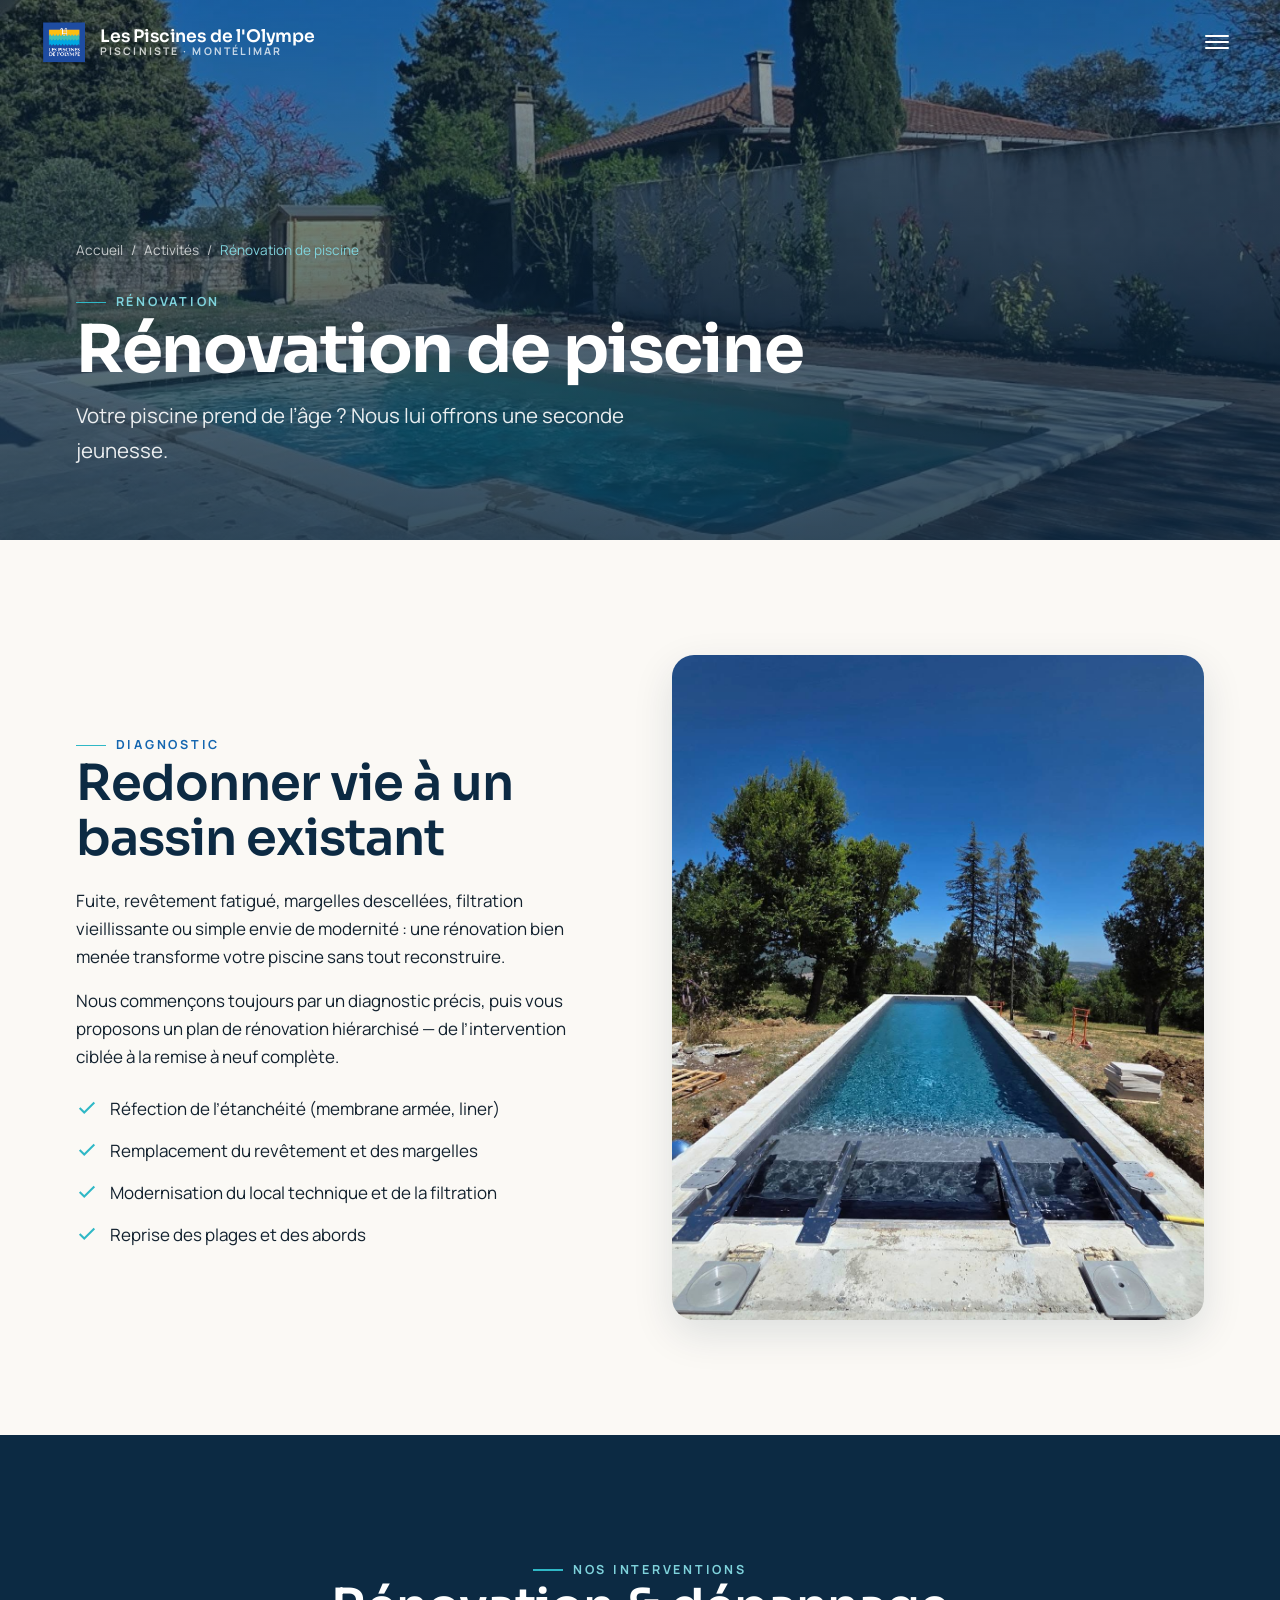
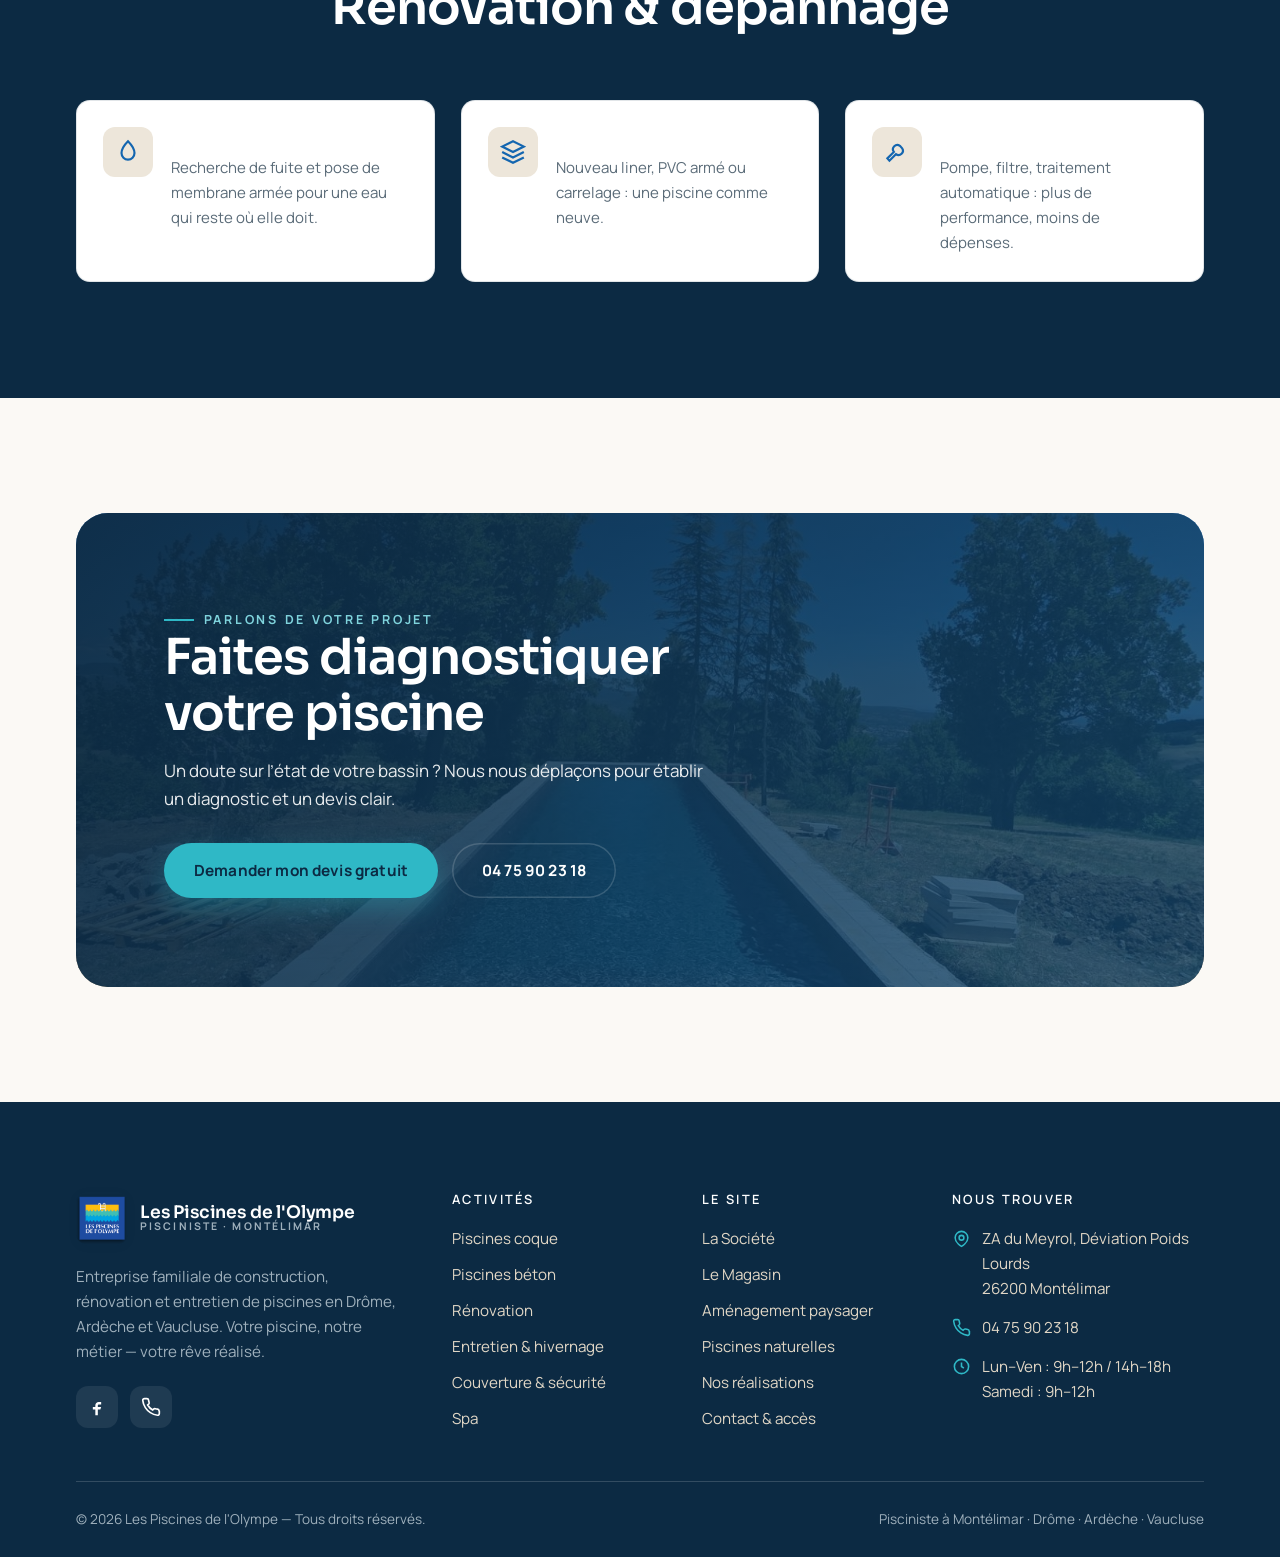
<file: renovation.html>
<!DOCTYPE html>
<html lang="fr">
<head>
<meta charset="UTF-8">
<meta name="viewport" content="width=device-width, initial-scale=1">
<title>Rénovation de piscine à Montélimar — Drôme Ardèche Vaucluse | Les Piscines de l’Olympe</title>
<meta name="description" content="Rénovation de piscines anciennes coque ou béton en Drôme, Ardèche, Vaucluse : étanchéité, revêtement, plage, local technique et dépannage. Redonnez vie à votre bassin.">
<link rel="canonical" href="https://www.lespiscinesdelolympe.fr/renovation.html">
<meta name="theme-color" content="#0C2A43">
<meta name="robots" content="index, follow">
<meta property="og:type" content="website">
<meta property="og:locale" content="fr_FR">
<meta property="og:title" content="Rénovation de piscine à Montélimar — Drôme Ardèche Vaucluse | Les Piscines de l’Olympe">
<meta property="og:description" content="Rénovation de piscines anciennes coque ou béton en Drôme, Ardèche, Vaucluse : étanchéité, revêtement, plage, local technique et dépannage. Redonnez vie à votre bassin.">
<meta property="og:image" content="https://www.lespiscinesdelolympe.fr/assets/img/piscine-couloir-nage-debordement.jpg">
<meta property="og:url" content="https://www.lespiscinesdelolympe.fr/renovation.html">
<link rel="icon" type="image/png" href="assets/img/logo-piscines-de-lolympe.png">
<link rel="preconnect" href="https://fonts.googleapis.com">
<link rel="preconnect" href="https://fonts.gstatic.com" crossorigin>
<link href="https://fonts.googleapis.com/css2?family=Sora:wght@400;500;600;700;800&family=Manrope:wght@400;500;600;700;800&display=swap" rel="stylesheet">
<link rel="stylesheet" href="assets/css/styles.css">

</head>
<body>
<header class="header">
  <div class="container">
    <a class="brand" href="index.html" aria-label="Les Piscines de l'Olympe — accueil">
      <img loading="lazy" decoding="async" src="assets/img/logo-piscines-de-lolympe.png" alt="Logo Les Piscines de l'Olympe">
      <span class="brand-name"><b>Les Piscines de l'Olympe</b><span>Pisciniste · Montélimar</span></span>
    </a>
    <nav aria-label="Navigation principale">
      <ul class="nav">
        <li><a href="index.html">Accueil</a></li>
        <li><a href="la-societe.html">La Société</a></li>
        <li class="has-dropdown current">
          <button class="nav-toggle" aria-haspopup="true" aria-expanded="false">Activités
            <svg class="chev" viewBox="0 0 24 24" fill="none" stroke="currentColor" stroke-width="2.2"><path d="m6 9 6 6 6-6"/></svg>
          </button>
          <div class="dropdown" role="menu">
            <a href="activites.html"><svg class="di" viewBox="0 0 24 24" fill="none" stroke="currentColor" stroke-width="2"><path d="M2 6c2-2 4-2 6 0s4 2 6 0 4-2 4 0M2 12c2-2 4-2 6 0s4 2 6 0 4-2 4 0M2 18c2-2 4-2 6 0s4 2 6 0 4-2 4 0"/></svg>Nos piscines — vue d'ensemble</a>
            <a href="piscines-coque.html"><svg class="di" viewBox="0 0 24 24" fill="none" stroke="currentColor" stroke-width="2"><path d="M3 21V8l9-5 9 5v13M3 21h18M9 21v-6h6v6"/></svg>Installation Coques</a>
            <a href="piscines-beton.html"><svg class="di" viewBox="0 0 24 24" fill="none" stroke="currentColor" stroke-width="2"><path d="M12 2 2 7l10 5 10-5-10-5zM2 17l10 5 10-5M2 12l10 5 10-5"/></svg>Installation Béton</a>
            <a href="renovation.html"><svg class="di" viewBox="0 0 24 24" fill="none" stroke="currentColor" stroke-width="2"><path d="M14.7 6.3a4 4 0 0 0-5.6 5.6l-6 6L5 20l6-6a4 4 0 0 0 5.6-5.6z"/></svg>Rénovation</a>
            <a href="entretien.html"><svg class="di" viewBox="0 0 24 24" fill="none" stroke="currentColor" stroke-width="2"><circle cx="12" cy="12" r="4"/><path d="M12 2v2m0 16v2M4.9 4.9l1.4 1.4m11.4 11.4 1.4 1.4M2 12h2m16 0h2M4.9 19.1l1.4-1.4m11.4-11.4 1.4-1.4"/></svg>Entretien · Estivage · Hivernage</a>
            <a href="couverture.html"><svg class="di" viewBox="0 0 24 24" fill="none" stroke="currentColor" stroke-width="2"><path d="M12 2 4 5v6c0 5 3.4 8.9 8 11 4.6-2.1 8-6 8-11V5l-8-3z"/></svg>Couverture · Sécurité</a>
            <a href="piscines-naturelles.html"><svg class="di" viewBox="0 0 24 24" fill="none" stroke="currentColor" stroke-width="2"><path d="M11 20A7 7 0 0 1 9.8 6.1C15.5 5 17 4.5 19 2c1 2 2 4.2 2 8a7 7 0 0 1-7 7z"/><path d="M2 21c0-3 4-4 6-6"/></svg>Piscines Naturelles</a>
            <a href="spa.html"><svg class="di" viewBox="0 0 24 24" fill="none" stroke="currentColor" stroke-width="2"><path d="M12 22a8 8 0 0 0 8-8H4a8 8 0 0 0 8 8zM7 10c0-1 1-1.5 1-3s-1-2-1-2m5 5c0-1 1-1.5 1-3s-1-2-1-2"/></svg>Spa</a>
          </div>
        </li>
        <li><a href="le-magasin.html">Le Magasin</a></li>
        <li><a href="amenagement-paysager.html">Aménagement Paysager</a></li>
        <li><a href="nos-realisations.html">Nos Réalisations</a></li>
      </ul>
    </nav>
    <div class="header-cta">
      <a class="header-phone" href="tel:+33475902318"><svg viewBox="0 0 24 24" fill="none" stroke="currentColor" stroke-width="2"><path d="M22 16.9v3a2 2 0 0 1-2.2 2 19.8 19.8 0 0 1-8.6-3.1 19.5 19.5 0 0 1-6-6 19.8 19.8 0 0 1-3.1-8.7A2 2 0 0 1 4.1 2h3a2 2 0 0 1 2 1.7c.1.9.3 1.8.6 2.7a2 2 0 0 1-.5 2.1L8 9.6a16 16 0 0 0 6 6l1.1-1.1a2 2 0 0 1 2.1-.5c.9.3 1.8.5 2.7.6a2 2 0 0 1 1.7 2z"/></svg>04 75 90 23 18</a>
      <a class="btn btn-primary" href="contact.html">Devis gratuit</a>
    </div>
    <button class="burger" aria-label="Ouvrir le menu" aria-expanded="false"><span></span><span></span><span></span></button>
  </div>
</header>

<div class="mobile-nav" id="mobileNav">
  <ul>
    <li><a href="index.html">Accueil</a></li>
    <li><a href="la-societe.html">La Société</a></li>
    <li>
      <button class="m-toggle" aria-expanded="false">Activités <svg class="chev" viewBox="0 0 24 24" fill="none" stroke="currentColor" stroke-width="2.2"><path d="m6 9 6 6 6-6"/></svg></button>
      <div class="m-sub">
        <a href="activites.html">Nos piscines</a>
        <a href="piscines-coque.html">Installation Coques</a>
        <a href="piscines-beton.html">Installation Béton</a>
        <a href="renovation.html">Rénovation</a>
        <a href="entretien.html">Entretien · Estivage · Hivernage</a>
        <a href="couverture.html">Couverture · Sécurité</a>
        <a href="piscines-naturelles.html">Piscines Naturelles</a>
        <a href="spa.html">Spa</a>
      </div>
    </li>
    <li><a href="le-magasin.html">Le Magasin</a></li>
    <li><a href="amenagement-paysager.html">Aménagement Paysager</a></li>
    <li><a href="nos-realisations.html">Nos Réalisations</a></li>
    <li><a href="contact.html">Contact · Accès</a></li>
  </ul>
  <div class="mobile-cta">
    <a class="btn btn-primary" href="contact.html">Demander un devis gratuit</a>
    <a class="btn btn-ghost" href="tel:+33475902318">04 75 90 23 18</a>
  </div>
</div>
<main>

  <section class="pagehero img">
    <div class="pagehero-media"><img src="assets/img/piscine-cypres.jpg" alt="Piscine rénovée avec plage bois et travertin, entourée de cyprès" loading="eager" fetchpriority="high" decoding="async"></div>
    <div class="container">
      <nav class="breadcrumb" aria-label="Fil d'Ariane"><a href="index.html">Accueil</a> / <a href="activites.html">Activités</a> / <span>Rénovation de piscine</span></nav>
      <span class="kicker light">Rénovation</span>
      <h1>Rénovation de piscine</h1>
      <p class="lead mt-1">Votre piscine prend de l’âge ? Nous lui offrons une seconde jeunesse.</p>
    </div>
  </section>
  <section class="section bg-cream">
    <div class="container">
      <div class="split">
        <div class="split-body reveal">
          <span class="kicker">Diagnostic</span>
          <h2>Redonner vie à un bassin existant</h2>
          <p>Fuite, revêtement fatigué, margelles descellées, filtration vieillissante ou simple envie de modernité : une rénovation bien menée transforme votre piscine sans tout reconstruire.</p>
          <p>Nous commençons toujours par un diagnostic précis, puis vous proposons un plan de rénovation hiérarchisé — de l’intervention ciblée à la remise à neuf complète.</p>
          <ul class="checklist mt-2">
            <li><svg viewBox="0 0 24 24" fill="none" stroke="currentColor" stroke-width="2.2"><path d="M20 6 9 17l-5-5"/></svg><span>Réfection de l’étanchéité (membrane armée, liner)</span></li>
            <li><svg viewBox="0 0 24 24" fill="none" stroke="currentColor" stroke-width="2.2"><path d="M20 6 9 17l-5-5"/></svg><span>Remplacement du revêtement et des margelles</span></li>
            <li><svg viewBox="0 0 24 24" fill="none" stroke="currentColor" stroke-width="2.2"><path d="M20 6 9 17l-5-5"/></svg><span>Modernisation du local technique et de la filtration</span></li>
            <li><svg viewBox="0 0 24 24" fill="none" stroke="currentColor" stroke-width="2.2"><path d="M20 6 9 17l-5-5"/></svg><span>Reprise des plages et des abords</span></li>
          </ul>
        </div>
        <div class="split-media reveal d1"><img loading="lazy" decoding="async" src="assets/img/piscine-miroir-vue-panoramique.jpg" alt="Piscine rénovée retrouvant une eau claire face au paysage"></div>
      </div>
    </div>
  </section>

  <section class="section bg-navy">
    <div class="container">
      <div class="sec-head center reveal"><span class="kicker light center">Nos interventions</span><h2 style="color:#fff">Rénovation & dépannage</h2></div>
      <div class="grid grid-3">
        <div class="feature reveal"><div class="f-ic"><svg viewBox="0 0 24 24" fill="none" stroke="currentColor" stroke-width="2"><path d="M12 2s6 6 6 11a6 6 0 1 1-12 0c0-5 6-11 6-11z"/></svg></div><div><h3>Étanchéité</h3><p>Recherche de fuite et pose de membrane armée pour une eau qui reste où elle doit.</p></div></div>
        <div class="feature reveal"><div class="f-ic"><svg viewBox="0 0 24 24" fill="none" stroke="currentColor" stroke-width="2"><path d="M12 2 2 7l10 5 10-5-10-5zM2 17l10 5 10-5M2 12l10 5 10-5"/></svg></div><div><h3>Revêtement</h3><p>Nouveau liner, PVC armé ou carrelage : une piscine comme neuve.</p></div></div>
        <div class="feature reveal"><div class="f-ic"><svg viewBox="0 0 24 24" fill="none" stroke="currentColor" stroke-width="2"><path d="M14.7 6.3a4 4 0 0 0-5.6 5.6l-6 6L5 20l6-6a4 4 0 0 0 5.6-5.6z"/></svg></div><div><h3>Local technique</h3><p>Pompe, filtre, traitement automatique : plus de performance, moins de dépenses.</p></div></div>
      </div>
    </div>
  </section>
  
  <section class="section bg-cream">
    <div class="container">
      <div class="cta-band reveal">
        <div class="cta-media"><img loading="lazy" decoding="async" src="assets/img/piscine-miroir-vue-panoramique.jpg" alt=""></div>
        <span class="kicker light">Parlons de votre projet</span>
        <h2>Faites diagnostiquer votre piscine</h2>
        <p>Un doute sur l’état de votre bassin ? Nous nous déplaçons pour établir un diagnostic et un devis clair.</p>
        <div class="hero-cta">
          <a class="btn btn-aqua" href="contact.html">Demander mon devis gratuit</a>
          <a class="btn btn-outline-light" href="tel:+33475902318">04 75 90 23 18</a>
        </div>
      </div>
    </div>
  </section>
  
</main>

<footer class="footer">
  <div class="container">
    <div class="footer-grid">
      <div>
        <a class="brand" href="index.html">
          <img loading="lazy" decoding="async" src="assets/img/logo-piscines-de-lolympe.png" alt="Logo Les Piscines de l'Olympe" style="width:52px;height:52px">
          <span class="brand-name"><b>Les Piscines de l'Olympe</b><span>Pisciniste · Montélimar</span></span>
        </a>
        <p class="f-about">Entreprise familiale de construction, rénovation et entretien de piscines en Drôme, Ardèche et Vaucluse. Votre piscine, notre métier — votre rêve réalisé.</p>
        <div class="socials">
          <a href="https://www.facebook.com/lespiscinesdelolympe" target="_blank" rel="noopener" aria-label="Facebook"><svg viewBox="0 0 24 24" fill="currentColor"><path d="M14 9h3V6h-3c-2.2 0-4 1.8-4 4v2H7v3h3v7h3v-7h3l1-3h-4v-2c0-.6.4-1 1-1z"/></svg></a>
          <a href="tel:+33475902318" aria-label="Téléphone"><svg viewBox="0 0 24 24" fill="none" stroke="currentColor" stroke-width="2"><path d="M22 16.9v3a2 2 0 0 1-2.2 2 19.8 19.8 0 0 1-8.6-3.1 19.5 19.5 0 0 1-6-6 19.8 19.8 0 0 1-3.1-8.7A2 2 0 0 1 4.1 2h3a2 2 0 0 1 2 1.7c.1.9.3 1.8.6 2.7a2 2 0 0 1-.5 2.1L8 9.6a16 16 0 0 0 6 6l1.1-1.1a2 2 0 0 1 2.1-.5c.9.3 1.8.5 2.7.6a2 2 0 0 1 1.7 2z"/></svg></a>
        </div>
      </div>
      <div>
        <h4>Activités</h4>
        <div class="f-links">
          <a href="piscines-coque.html">Piscines coque</a>
          <a href="piscines-beton.html">Piscines béton</a>
          <a href="renovation.html">Rénovation</a>
          <a href="entretien.html">Entretien &amp; hivernage</a>
          <a href="couverture.html">Couverture &amp; sécurité</a>
          <a href="spa.html">Spa</a>
        </div>
      </div>
      <div>
        <h4>Le site</h4>
        <div class="f-links">
          <a href="la-societe.html">La Société</a>
          <a href="le-magasin.html">Le Magasin</a>
          <a href="amenagement-paysager.html">Aménagement paysager</a>
          <a href="piscines-naturelles.html">Piscines naturelles</a>
          <a href="nos-realisations.html">Nos réalisations</a>
          <a href="contact.html">Contact &amp; accès</a>
        </div>
      </div>
      <div>
        <h4>Nous trouver</h4>
        <div class="f-contact">
          <div class="fc"><svg viewBox="0 0 24 24" fill="none" stroke="currentColor" stroke-width="2"><path d="M12 22s8-4.5 8-11a8 8 0 1 0-16 0c0 6.5 8 11 8 11z"/><circle cx="12" cy="11" r="3"/></svg><span>ZA du Meyrol, Déviation Poids Lourds<br>26200 Montélimar</span></div>
          <div class="fc"><svg viewBox="0 0 24 24" fill="none" stroke="currentColor" stroke-width="2"><path d="M22 16.9v3a2 2 0 0 1-2.2 2 19.8 19.8 0 0 1-8.6-3.1 19.5 19.5 0 0 1-6-6 19.8 19.8 0 0 1-3.1-8.7A2 2 0 0 1 4.1 2h3a2 2 0 0 1 2 1.7c.1.9.3 1.8.6 2.7a2 2 0 0 1-.5 2.1L8 9.6a16 16 0 0 0 6 6l1.1-1.1a2 2 0 0 1 2.1-.5c.9.3 1.8.5 2.7.6a2 2 0 0 1 1.7 2z"/></svg><a href="tel:+33475902318">04 75 90 23 18</a></div>
          <div class="fc"><svg viewBox="0 0 24 24" fill="none" stroke="currentColor" stroke-width="2"><circle cx="12" cy="12" r="9"/><path d="M12 7v5l3 2"/></svg><span>Lun–Ven : 9h–12h / 14h–18h<br>Samedi : 9h–12h</span></div>
        </div>
      </div>
    </div>
    <div class="footer-bottom">
      <span>© <span data-year>2026</span> Les Piscines de l'Olympe — Tous droits réservés.</span>
      <span>Pisciniste à Montélimar · Drôme · Ardèche · Vaucluse</span>
    </div>
  </div>
</footer>

<script src="assets/js/main.js"></script>
</body>
</html>
</file>
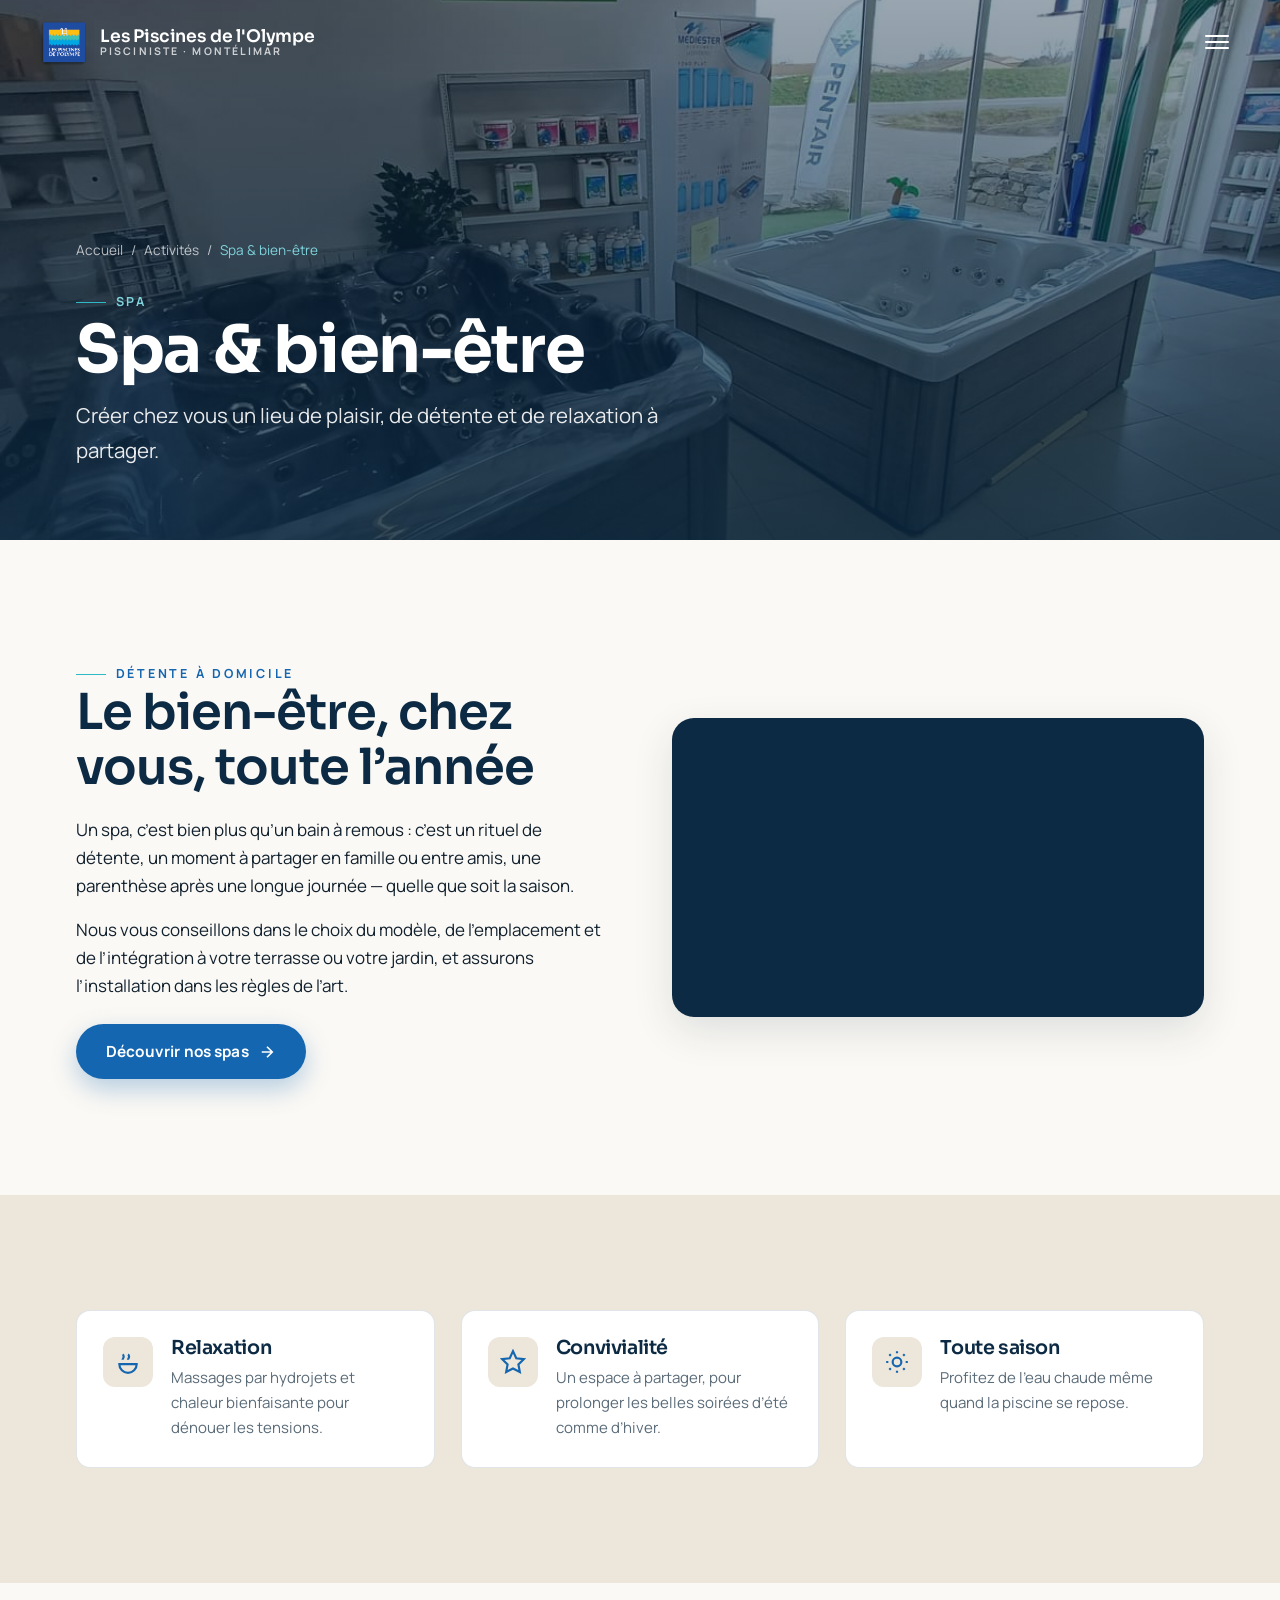
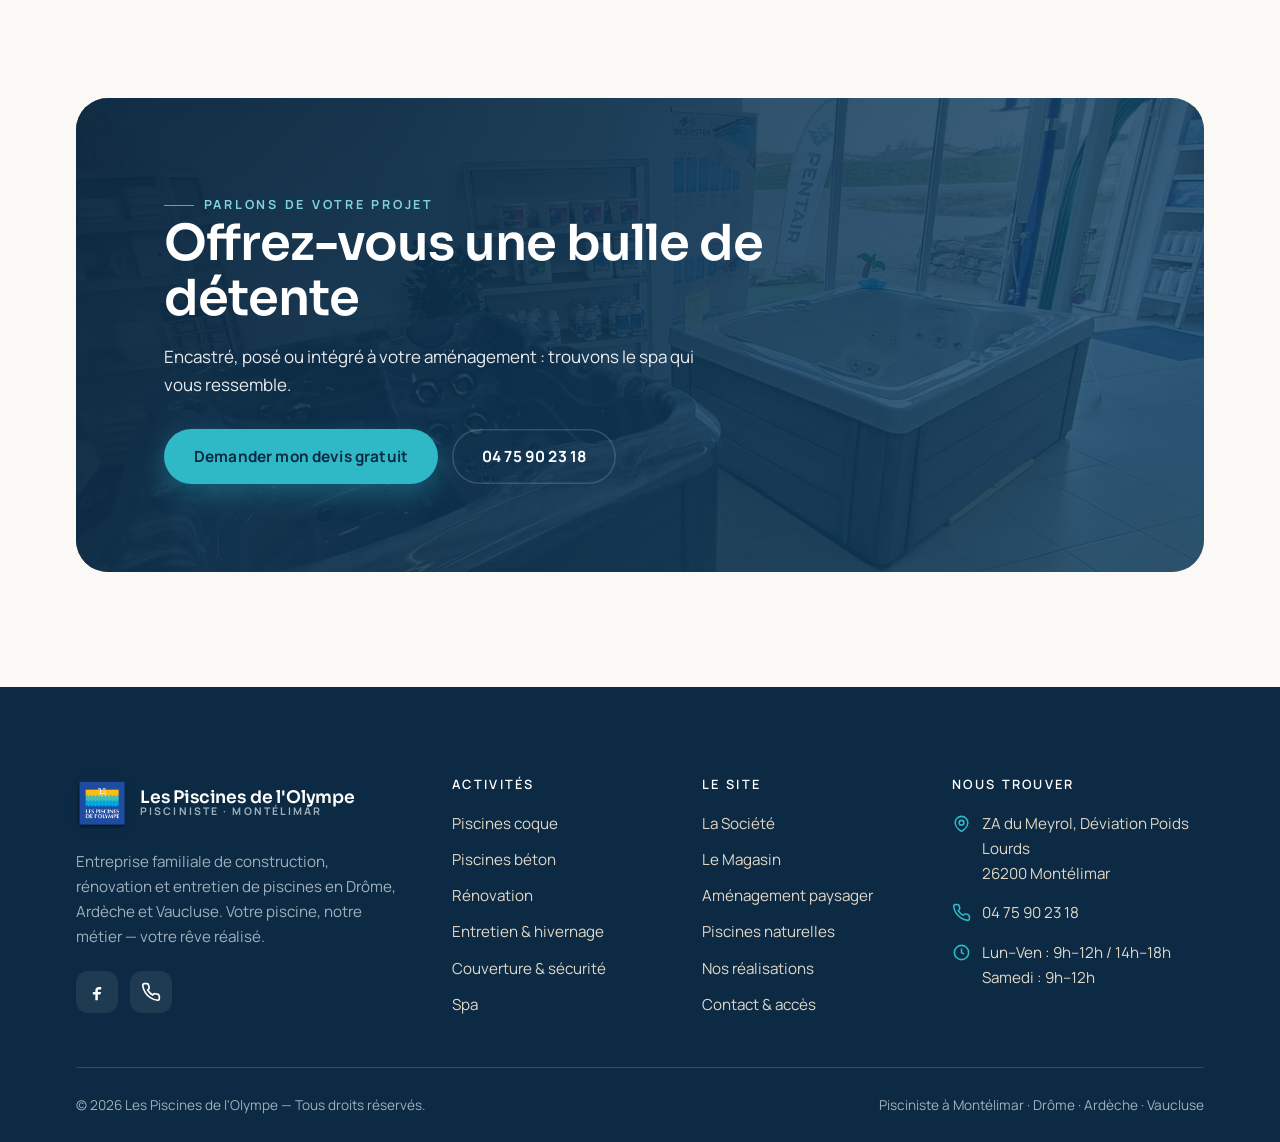
<file: spa.html>
<!DOCTYPE html>
<html lang="fr">
<head>
<meta charset="UTF-8">
<meta name="viewport" content="width=device-width, initial-scale=1">
<title>Spa & bien-être : installation et conseils | Les Piscines de l’Olympe — Montélimar</title>
<meta name="description" content="Installation de spas à Montélimar et en Drôme, Ardèche, Vaucluse. Créez chez vous un lieu de détente et de convivialité à partager. Conseils et devis gratuits.">
<link rel="canonical" href="https://www.lespiscinesdelolympe.fr/spa.html">
<meta name="theme-color" content="#0C2A43">
<meta name="robots" content="index, follow">
<meta property="og:type" content="website">
<meta property="og:locale" content="fr_FR">
<meta property="og:title" content="Spa & bien-être : installation et conseils | Les Piscines de l’Olympe — Montélimar">
<meta property="og:description" content="Installation de spas à Montélimar et en Drôme, Ardèche, Vaucluse. Créez chez vous un lieu de détente et de convivialité à partager. Conseils et devis gratuits.">
<meta property="og:image" content="https://www.lespiscinesdelolympe.fr/assets/img/piscine-couloir-nage-debordement.jpg">
<meta property="og:url" content="https://www.lespiscinesdelolympe.fr/spa.html">
<link rel="icon" type="image/png" href="assets/img/logo-piscines-de-lolympe.png">
<link rel="preconnect" href="https://fonts.googleapis.com">
<link rel="preconnect" href="https://fonts.gstatic.com" crossorigin>
<link href="https://fonts.googleapis.com/css2?family=Sora:wght@400;500;600;700;800&family=Manrope:wght@400;500;600;700;800&display=swap" rel="stylesheet">
<link rel="stylesheet" href="assets/css/styles.css">

</head>
<body>
<header class="header">
  <div class="container">
    <a class="brand" href="index.html" aria-label="Les Piscines de l'Olympe — accueil">
      <img loading="lazy" decoding="async" src="assets/img/logo-piscines-de-lolympe.png" alt="Logo Les Piscines de l'Olympe">
      <span class="brand-name"><b>Les Piscines de l'Olympe</b><span>Pisciniste · Montélimar</span></span>
    </a>
    <nav aria-label="Navigation principale">
      <ul class="nav">
        <li><a href="index.html">Accueil</a></li>
        <li><a href="la-societe.html">La Société</a></li>
        <li class="has-dropdown current">
          <button class="nav-toggle" aria-haspopup="true" aria-expanded="false">Activités
            <svg class="chev" viewBox="0 0 24 24" fill="none" stroke="currentColor" stroke-width="2.2"><path d="m6 9 6 6 6-6"/></svg>
          </button>
          <div class="dropdown" role="menu">
            <a href="activites.html"><svg class="di" viewBox="0 0 24 24" fill="none" stroke="currentColor" stroke-width="2"><path d="M2 6c2-2 4-2 6 0s4 2 6 0 4-2 4 0M2 12c2-2 4-2 6 0s4 2 6 0 4-2 4 0M2 18c2-2 4-2 6 0s4 2 6 0 4-2 4 0"/></svg>Nos piscines — vue d'ensemble</a>
            <a href="piscines-coque.html"><svg class="di" viewBox="0 0 24 24" fill="none" stroke="currentColor" stroke-width="2"><path d="M3 21V8l9-5 9 5v13M3 21h18M9 21v-6h6v6"/></svg>Installation Coques</a>
            <a href="piscines-beton.html"><svg class="di" viewBox="0 0 24 24" fill="none" stroke="currentColor" stroke-width="2"><path d="M12 2 2 7l10 5 10-5-10-5zM2 17l10 5 10-5M2 12l10 5 10-5"/></svg>Installation Béton</a>
            <a href="renovation.html"><svg class="di" viewBox="0 0 24 24" fill="none" stroke="currentColor" stroke-width="2"><path d="M14.7 6.3a4 4 0 0 0-5.6 5.6l-6 6L5 20l6-6a4 4 0 0 0 5.6-5.6z"/></svg>Rénovation</a>
            <a href="entretien.html"><svg class="di" viewBox="0 0 24 24" fill="none" stroke="currentColor" stroke-width="2"><circle cx="12" cy="12" r="4"/><path d="M12 2v2m0 16v2M4.9 4.9l1.4 1.4m11.4 11.4 1.4 1.4M2 12h2m16 0h2M4.9 19.1l1.4-1.4m11.4-11.4 1.4-1.4"/></svg>Entretien · Estivage · Hivernage</a>
            <a href="couverture.html"><svg class="di" viewBox="0 0 24 24" fill="none" stroke="currentColor" stroke-width="2"><path d="M12 2 4 5v6c0 5 3.4 8.9 8 11 4.6-2.1 8-6 8-11V5l-8-3z"/></svg>Couverture · Sécurité</a>
            <a href="piscines-naturelles.html"><svg class="di" viewBox="0 0 24 24" fill="none" stroke="currentColor" stroke-width="2"><path d="M11 20A7 7 0 0 1 9.8 6.1C15.5 5 17 4.5 19 2c1 2 2 4.2 2 8a7 7 0 0 1-7 7z"/><path d="M2 21c0-3 4-4 6-6"/></svg>Piscines Naturelles</a>
            <a href="spa.html"><svg class="di" viewBox="0 0 24 24" fill="none" stroke="currentColor" stroke-width="2"><path d="M12 22a8 8 0 0 0 8-8H4a8 8 0 0 0 8 8zM7 10c0-1 1-1.5 1-3s-1-2-1-2m5 5c0-1 1-1.5 1-3s-1-2-1-2"/></svg>Spa</a>
          </div>
        </li>
        <li><a href="le-magasin.html">Le Magasin</a></li>
        <li><a href="amenagement-paysager.html">Aménagement Paysager</a></li>
        <li><a href="nos-realisations.html">Nos Réalisations</a></li>
      </ul>
    </nav>
    <div class="header-cta">
      <a class="header-phone" href="tel:+33475902318"><svg viewBox="0 0 24 24" fill="none" stroke="currentColor" stroke-width="2"><path d="M22 16.9v3a2 2 0 0 1-2.2 2 19.8 19.8 0 0 1-8.6-3.1 19.5 19.5 0 0 1-6-6 19.8 19.8 0 0 1-3.1-8.7A2 2 0 0 1 4.1 2h3a2 2 0 0 1 2 1.7c.1.9.3 1.8.6 2.7a2 2 0 0 1-.5 2.1L8 9.6a16 16 0 0 0 6 6l1.1-1.1a2 2 0 0 1 2.1-.5c.9.3 1.8.5 2.7.6a2 2 0 0 1 1.7 2z"/></svg>04 75 90 23 18</a>
      <a class="btn btn-primary" href="contact.html">Devis gratuit</a>
    </div>
    <button class="burger" aria-label="Ouvrir le menu" aria-expanded="false"><span></span><span></span><span></span></button>
  </div>
</header>

<div class="mobile-nav" id="mobileNav">
  <ul>
    <li><a href="index.html">Accueil</a></li>
    <li><a href="la-societe.html">La Société</a></li>
    <li>
      <button class="m-toggle" aria-expanded="false">Activités <svg class="chev" viewBox="0 0 24 24" fill="none" stroke="currentColor" stroke-width="2.2"><path d="m6 9 6 6 6-6"/></svg></button>
      <div class="m-sub">
        <a href="activites.html">Nos piscines</a>
        <a href="piscines-coque.html">Installation Coques</a>
        <a href="piscines-beton.html">Installation Béton</a>
        <a href="renovation.html">Rénovation</a>
        <a href="entretien.html">Entretien · Estivage · Hivernage</a>
        <a href="couverture.html">Couverture · Sécurité</a>
        <a href="piscines-naturelles.html">Piscines Naturelles</a>
        <a href="spa.html">Spa</a>
      </div>
    </li>
    <li><a href="le-magasin.html">Le Magasin</a></li>
    <li><a href="amenagement-paysager.html">Aménagement Paysager</a></li>
    <li><a href="nos-realisations.html">Nos Réalisations</a></li>
    <li><a href="contact.html">Contact · Accès</a></li>
  </ul>
  <div class="mobile-cta">
    <a class="btn btn-primary" href="contact.html">Demander un devis gratuit</a>
    <a class="btn btn-ghost" href="tel:+33475902318">04 75 90 23 18</a>
  </div>
</div>
<main>

  <section class="pagehero img">
    <div class="pagehero-media"><img src="assets/img/spa-gamme-complete.jpg" alt="Gamme complète de spas exposée dans le showroom des Piscines de l’Olympe à Montélimar" loading="eager" fetchpriority="high" decoding="async"></div>
    <div class="container">
      <nav class="breadcrumb" aria-label="Fil d'Ariane"><a href="index.html">Accueil</a> / <a href="activites.html">Activités</a> / <span>Spa & bien-être</span></nav>
      <span class="kicker light">Spa</span>
      <h1>Spa & bien-être</h1>
      <p class="lead mt-1">Créer chez vous un lieu de plaisir, de détente et de relaxation à partager.</p>
    </div>
  </section>
  <section class="section bg-cream">
    <div class="container">
      <div class="split">
        <div class="split-body reveal">
          <span class="kicker">Détente à domicile</span>
          <h2>Le bien-être, chez vous, toute l’année</h2>
          <p>Un spa, c’est bien plus qu’un bain à remous : c’est un rituel de détente, un moment à partager en famille ou entre amis, une parenthèse après une longue journée — quelle que soit la saison.</p>
          <p>Nous vous conseillons dans le choix du modèle, de l’emplacement et de l’intégration à votre terrasse ou votre jardin, et assurons l’installation dans les règles de l’art.</p>
          <a class="btn btn-primary mt-2" href="contact.html">Découvrir nos spas <svg viewBox="0 0 24 24" fill="none" stroke="currentColor" stroke-width="2.2"><path d="M5 12h14M12 5l7 7-7 7"/></svg></a>
        </div>
        <div class="split-media reveal d1"><div class="video-frame"><iframe src="https://www.youtube.com/embed/5M0GnDX1l8U" title="Les spas — Les Piscines de l’Olympe" loading="lazy" allow="accelerometer; autoplay; clipboard-write; encrypted-media; gyroscope; picture-in-picture; web-share" referrerpolicy="strict-origin-when-cross-origin" allowfullscreen></iframe></div></div>
      </div>
    </div>
  </section>

  <section class="section bg-sand">
    <div class="container">
      <div class="grid grid-3">
        <div class="feature reveal"><div class="f-ic"><svg viewBox="0 0 24 24" fill="none" stroke="currentColor" stroke-width="2"><path d="M12 22a8 8 0 0 0 8-8H4a8 8 0 0 0 8 8zM7 10c0-1 1-1.5 1-3s-1-2-1-2m5 5c0-1 1-1.5 1-3s-1-2-1-2"/></svg></div><div><h3>Relaxation</h3><p>Massages par hydrojets et chaleur bienfaisante pour dénouer les tensions.</p></div></div>
        <div class="feature reveal"><div class="f-ic"><svg viewBox="0 0 24 24" fill="none" stroke="currentColor" stroke-width="2"><path d="M12 2l3 6.5 7 .9-5 4.8 1.3 7L12 18l-6.3 3.2L7 14.2 2 9.4l7-.9L12 2z"/></svg></div><div><h3>Convivialité</h3><p>Un espace à partager, pour prolonger les belles soirées d’été comme d’hiver.</p></div></div>
        <div class="feature reveal"><div class="f-ic"><svg viewBox="0 0 24 24" fill="none" stroke="currentColor" stroke-width="2"><circle cx="12" cy="12" r="4"/><path d="M12 2v2m0 16v2M4.9 4.9l1.4 1.4m11.4 11.4 1.4 1.4M2 12h2m16 0h2M4.9 19.1l1.4-1.4m11.4-11.4 1.4-1.4"/></svg></div><div><h3>Toute saison</h3><p>Profitez de l’eau chaude même quand la piscine se repose.</p></div></div>
      </div>
    </div>
  </section>
  
  <section class="section bg-cream">
    <div class="container">
      <div class="cta-band reveal">
        <div class="cta-media"><img loading="lazy" decoding="async" src="assets/img/spa-gamme-complete.jpg" alt=""></div>
        <span class="kicker light">Parlons de votre projet</span>
        <h2>Offrez-vous une bulle de détente</h2>
        <p>Encastré, posé ou intégré à votre aménagement : trouvons le spa qui vous ressemble.</p>
        <div class="hero-cta">
          <a class="btn btn-aqua" href="contact.html">Demander mon devis gratuit</a>
          <a class="btn btn-outline-light" href="tel:+33475902318">04 75 90 23 18</a>
        </div>
      </div>
    </div>
  </section>
  
</main>

<footer class="footer">
  <div class="container">
    <div class="footer-grid">
      <div>
        <a class="brand" href="index.html">
          <img loading="lazy" decoding="async" src="assets/img/logo-piscines-de-lolympe.png" alt="Logo Les Piscines de l'Olympe" style="width:52px;height:52px">
          <span class="brand-name"><b>Les Piscines de l'Olympe</b><span>Pisciniste · Montélimar</span></span>
        </a>
        <p class="f-about">Entreprise familiale de construction, rénovation et entretien de piscines en Drôme, Ardèche et Vaucluse. Votre piscine, notre métier — votre rêve réalisé.</p>
        <div class="socials">
          <a href="https://www.facebook.com/lespiscinesdelolympe" target="_blank" rel="noopener" aria-label="Facebook"><svg viewBox="0 0 24 24" fill="currentColor"><path d="M14 9h3V6h-3c-2.2 0-4 1.8-4 4v2H7v3h3v7h3v-7h3l1-3h-4v-2c0-.6.4-1 1-1z"/></svg></a>
          <a href="tel:+33475902318" aria-label="Téléphone"><svg viewBox="0 0 24 24" fill="none" stroke="currentColor" stroke-width="2"><path d="M22 16.9v3a2 2 0 0 1-2.2 2 19.8 19.8 0 0 1-8.6-3.1 19.5 19.5 0 0 1-6-6 19.8 19.8 0 0 1-3.1-8.7A2 2 0 0 1 4.1 2h3a2 2 0 0 1 2 1.7c.1.9.3 1.8.6 2.7a2 2 0 0 1-.5 2.1L8 9.6a16 16 0 0 0 6 6l1.1-1.1a2 2 0 0 1 2.1-.5c.9.3 1.8.5 2.7.6a2 2 0 0 1 1.7 2z"/></svg></a>
        </div>
      </div>
      <div>
        <h4>Activités</h4>
        <div class="f-links">
          <a href="piscines-coque.html">Piscines coque</a>
          <a href="piscines-beton.html">Piscines béton</a>
          <a href="renovation.html">Rénovation</a>
          <a href="entretien.html">Entretien &amp; hivernage</a>
          <a href="couverture.html">Couverture &amp; sécurité</a>
          <a href="spa.html">Spa</a>
        </div>
      </div>
      <div>
        <h4>Le site</h4>
        <div class="f-links">
          <a href="la-societe.html">La Société</a>
          <a href="le-magasin.html">Le Magasin</a>
          <a href="amenagement-paysager.html">Aménagement paysager</a>
          <a href="piscines-naturelles.html">Piscines naturelles</a>
          <a href="nos-realisations.html">Nos réalisations</a>
          <a href="contact.html">Contact &amp; accès</a>
        </div>
      </div>
      <div>
        <h4>Nous trouver</h4>
        <div class="f-contact">
          <div class="fc"><svg viewBox="0 0 24 24" fill="none" stroke="currentColor" stroke-width="2"><path d="M12 22s8-4.5 8-11a8 8 0 1 0-16 0c0 6.5 8 11 8 11z"/><circle cx="12" cy="11" r="3"/></svg><span>ZA du Meyrol, Déviation Poids Lourds<br>26200 Montélimar</span></div>
          <div class="fc"><svg viewBox="0 0 24 24" fill="none" stroke="currentColor" stroke-width="2"><path d="M22 16.9v3a2 2 0 0 1-2.2 2 19.8 19.8 0 0 1-8.6-3.1 19.5 19.5 0 0 1-6-6 19.8 19.8 0 0 1-3.1-8.7A2 2 0 0 1 4.1 2h3a2 2 0 0 1 2 1.7c.1.9.3 1.8.6 2.7a2 2 0 0 1-.5 2.1L8 9.6a16 16 0 0 0 6 6l1.1-1.1a2 2 0 0 1 2.1-.5c.9.3 1.8.5 2.7.6a2 2 0 0 1 1.7 2z"/></svg><a href="tel:+33475902318">04 75 90 23 18</a></div>
          <div class="fc"><svg viewBox="0 0 24 24" fill="none" stroke="currentColor" stroke-width="2"><circle cx="12" cy="12" r="9"/><path d="M12 7v5l3 2"/></svg><span>Lun–Ven : 9h–12h / 14h–18h<br>Samedi : 9h–12h</span></div>
        </div>
      </div>
    </div>
    <div class="footer-bottom">
      <span>© <span data-year>2026</span> Les Piscines de l'Olympe — Tous droits réservés.</span>
      <span>Pisciniste à Montélimar · Drôme · Ardèche · Vaucluse</span>
    </div>
  </div>
</footer>

<script src="assets/js/main.js"></script>
</body>
</html>
</file>
<file: assets/css/styles.css>
/* =========================================================================
   LES PISCINES DE L'OLYMPE — Design System « L'eau & la pierre »
   Palette : bleu marine profond, bleu de marque, aqua, travertin, crème
   Typo : Fraunces (titres) + Manrope (texte)
   ========================================================================= */

/* ---------- Variables ---------- */
:root {
  /* Couleurs */
  --navy:        #0C2A43;
  --navy-800:    #0F334F;
  --navy-700:    #14456B;
  --blue:        #1466B0;
  --blue-600:    #1257a0;
  --aqua:        #2FB8C6;
  --aqua-soft:   #7FD3DC;
  --sand:        #EDE6DA;
  --sand-200:    #E1D7C6;
  --sand-300:    #D3C6B0;
  --cream:       #FBF9F5;
  --white:       #ffffff;
  --ink:         #12212E;
  --muted:       #5A6B78;
  --muted-light: #9FB0BC;
  --line:        rgba(12, 42, 67, .12);
  --line-light:  rgba(255, 255, 255, .16);

  /* Typo */
  --font-title: "Sora", -apple-system, BlinkMacSystemFont, "Segoe UI", Roboto, sans-serif;
  --font-body:  "Manrope", -apple-system, BlinkMacSystemFont, "Segoe UI", Roboto, sans-serif;

  /* Rayons & ombres */
  --r-sm: 8px;
  --r-md: 14px;
  --r-lg: 22px;
  --r-xl: 32px;
  --shadow-sm: 0 2px 10px rgba(12, 42, 67, .06);
  --shadow-md: 0 14px 40px rgba(12, 42, 67, .12);
  --shadow-lg: 0 30px 80px rgba(12, 42, 67, .22);

  /* Layout */
  --maxw: 1240px;
  --maxw-narrow: 820px;
  --header-h: 84px;
  --ease: cubic-bezier(.22, 1, .36, 1);
}

/* ---------- Reset ---------- */
*, *::before, *::after { box-sizing: border-box; }
* { margin: 0; }
html { scroll-behavior: smooth; -webkit-text-size-adjust: 100%; }
body {
  font-family: var(--font-body);
  color: var(--ink);
  background: var(--cream);
  font-size: 17px;
  line-height: 1.65;
  font-weight: 400;
  -webkit-font-smoothing: antialiased;
  text-rendering: optimizeLegibility;
  overflow-x: hidden;
}
img, picture, video { max-width: 100%; display: block; height: auto; }
a { color: inherit; text-decoration: none; }
button { font-family: inherit; cursor: pointer; border: none; background: none; }
ul { list-style: none; padding: 0; }
:focus-visible { outline: 3px solid var(--aqua); outline-offset: 3px; border-radius: 4px; }

/* ---------- Typographie ---------- */
h1, h2, h3, h4 {
  font-family: var(--font-title);
  font-weight: 600;
  line-height: 1.12;
  letter-spacing: -.02em;
  color: var(--navy);
}
h1 { font-size: clamp(2.4rem, 5.4vw, 4.1rem); font-weight: 700; }
h2 { font-size: clamp(2rem, 4vw, 3.1rem); }
h3 { font-size: clamp(1.35rem, 2.2vw, 1.75rem); }
h4 { font-size: 1.15rem; }
p { color: var(--ink); }
strong { font-weight: 700; }
.lead { font-size: clamp(1.1rem, 1.6vw, 1.3rem); color: var(--muted); line-height: 1.7; }

/* Œil/kicker (sur-titre) */
.kicker {
  display: inline-flex; align-items: center; gap: .6rem;
  font-family: var(--font-body);
  font-size: .78rem; font-weight: 700;
  letter-spacing: .22em; text-transform: uppercase;
  color: var(--blue);
}
.kicker::before {
  content: ""; width: 30px; height: 1.5px; background: var(--aqua);
}
.kicker.light { color: var(--aqua-soft); }
.kicker.center { justify-content: center; }

/* ---------- Layout utils ---------- */
.container { width: 100%; max-width: var(--maxw); margin-inline: auto; padding-inline: clamp(20px, 5vw, 56px); }
.narrow { max-width: var(--maxw-narrow); }
.section { padding-block: clamp(64px, 9vw, 130px); }
.section-sm { padding-block: clamp(48px, 6vw, 84px); }
.bg-navy { background: var(--navy); color: var(--sand); }
.bg-navy h1, .bg-navy h2, .bg-navy h3, .bg-navy h4 { color: var(--white); }
.bg-navy p { color: var(--sand-200); }
.bg-sand { background: var(--sand); }
.bg-cream { background: var(--cream); }
.center { text-align: center; }
.mx-auto { margin-inline: auto; }
.mt-1 { margin-top: .75rem; } .mt-2 { margin-top: 1.5rem; } .mt-3 { margin-top: 2.5rem; }

/* ---------- Boutons ---------- */
.btn {
  display: inline-flex; align-items: center; justify-content: center; gap: .6rem;
  font-weight: 700; font-size: .96rem; letter-spacing: .01em;
  padding: 15px 30px; border-radius: 100px;
  transition: transform .35s var(--ease), box-shadow .35s var(--ease), background .3s, color .3s;
  min-height: 52px; will-change: transform;
}
.btn svg { width: 18px; height: 18px; }
.btn-primary { background: var(--blue); color: #fff; box-shadow: 0 10px 26px rgba(20,102,176,.30); }
.btn-primary:hover { background: var(--navy); transform: translateY(-3px); box-shadow: 0 16px 34px rgba(20,102,176,.38); }
.btn-aqua { background: var(--aqua); color: var(--navy); box-shadow: 0 10px 26px rgba(47,184,198,.32); }
.btn-aqua:hover { transform: translateY(-3px); box-shadow: 0 16px 34px rgba(47,184,198,.42); }
.btn-ghost { background: transparent; color: var(--navy); box-shadow: inset 0 0 0 1.5px var(--line); }
.btn-ghost:hover { background: var(--navy); color: #fff; box-shadow: inset 0 0 0 1.5px var(--navy); transform: translateY(-3px); }
.btn-light { background: #fff; color: var(--navy); }
.btn-light:hover { transform: translateY(-3px); box-shadow: var(--shadow-md); }
.btn-outline-light { background: transparent; color: #fff; box-shadow: inset 0 0 0 1.5px var(--line-light); }
.btn-outline-light:hover { background: #fff; color: var(--navy); transform: translateY(-3px); }

/* Lien texte animé */
.link-arrow {
  display: inline-flex; align-items: center; gap: .5rem;
  font-weight: 700; color: var(--blue);
}
.link-arrow svg { width: 18px; height: 18px; transition: transform .3s var(--ease); }
.link-arrow:hover svg { transform: translateX(6px); }

/* =========================================================================
   HEADER / NAVIGATION
   ========================================================================= */
.header {
  position: fixed; inset: 0 0 auto 0; z-index: 1000;
  height: var(--header-h);
  display: flex; align-items: center;
  transition: background .4s var(--ease), box-shadow .4s var(--ease), height .4s var(--ease);
}
.header .container { display: flex; align-items: center; justify-content: space-between; gap: 18px; width: 100%; max-width: 1400px; padding-inline: clamp(20px, 3.5vw, 40px); }
.header.solid { background: rgba(251,249,245,.92); backdrop-filter: saturate(160%) blur(14px); box-shadow: 0 1px 0 var(--line), var(--shadow-sm); height: 72px; }

.brand { display: flex; align-items: center; gap: 12px; z-index: 2; flex: none; }
.brand-name b, .brand-name span { white-space: nowrap; }
.brand img { width: 48px; height: 48px; border-radius: 10px; box-shadow: var(--shadow-sm); }
.brand-name { display: flex; flex-direction: column; line-height: 1.05; }
.brand-name b { font-family: var(--font-title); font-weight: 600; font-size: 1.08rem; color: var(--navy); letter-spacing: -.01em; }
.brand-name span { font-size: .66rem; letter-spacing: .2em; text-transform: uppercase; color: var(--muted); font-weight: 700; }
.header:not(.solid) .brand-name b { color: #fff; }
.header:not(.solid) .brand-name span { color: rgba(255,255,255,.75); }

/* Nav desktop */
.nav { display: flex; align-items: center; gap: 1px; }
.nav > li > a, .nav > li > .nav-toggle {
  display: inline-flex; align-items: center; gap: 4px; white-space: nowrap;
  padding: 10px 11px; border-radius: 100px;
  font-weight: 600; font-size: .9rem; color: var(--navy);
  transition: background .25s, color .25s;
}
.header:not(.solid) .nav > li > a, .header:not(.solid) .nav > li > .nav-toggle { color: rgba(255,255,255,.92); }
.nav > li > a:hover, .nav > li > .nav-toggle:hover,
.nav > li.current > a, .nav > li.current > .nav-toggle { background: rgba(20,102,176,.10); color: var(--blue); }
.header:not(.solid) .nav > li > a:hover,
.header:not(.solid) .nav > li.current > a,
.header:not(.solid) .nav > li > .nav-toggle:hover { background: rgba(255,255,255,.14); color: #fff; }
.nav .chev { width: 15px; height: 15px; transition: transform .3s; }

/* Dropdown */
.has-dropdown { position: relative; }
.dropdown {
  position: absolute; top: calc(100% + 14px); left: 50%; transform: translateX(-50%) translateY(10px);
  min-width: 300px; background: #fff; border-radius: var(--r-md);
  box-shadow: var(--shadow-lg); padding: 12px; opacity: 0; visibility: hidden;
  transition: opacity .3s var(--ease), transform .3s var(--ease); border: 1px solid var(--line);
}
.has-dropdown:hover .dropdown, .has-dropdown:focus-within .dropdown { opacity: 1; visibility: visible; transform: translateX(-50%) translateY(0); }
.dropdown::before { content: ""; position: absolute; top: -8px; left: 0; right: 0; height: 20px; }
.dropdown a {
  display: flex; align-items: center; gap: 12px; padding: 11px 14px; border-radius: var(--r-sm);
  font-weight: 600; font-size: .92rem; color: var(--navy); transition: background .2s, color .2s;
}
.dropdown a:hover { background: var(--sand); color: var(--blue); }
.dropdown a .di { width: 20px; height: 20px; color: var(--aqua); flex: none; }

.header-cta { display: flex; align-items: center; gap: 14px; flex: none; }
.header-phone { display: inline-flex; align-items: center; gap: 8px; font-weight: 700; color: var(--navy); font-size: .92rem; white-space: nowrap; }
.header:not(.solid) .header-phone { color: #fff; }
.header-phone svg { width: 18px; height: 18px; color: var(--aqua); }

/* Burger */
.burger { display: none; width: 46px; height: 46px; border-radius: 12px; position: relative; z-index: 1200; }
.burger span { position: absolute; left: 11px; right: 11px; height: 2px; background: var(--navy); border-radius: 2px; transition: transform .35s var(--ease), opacity .2s; }
.header:not(.solid) .burger span { background: #fff; }
.burger span:nth-child(1) { top: 16px; } .burger span:nth-child(2) { top: 22px; } .burger span:nth-child(3) { top: 28px; }
body.menu-open .burger span:nth-child(1) { transform: translateY(6px) rotate(45deg); }
body.menu-open .burger span:nth-child(2) { opacity: 0; }
body.menu-open .burger span:nth-child(3) { transform: translateY(-6px) rotate(-45deg); }
body.menu-open .burger span { background: var(--navy); }

/* Menu mobile */
.mobile-nav {
  position: fixed; inset: 0; z-index: 1100; background: var(--cream);
  padding: 96px clamp(24px,7vw,48px) 40px; overflow-y: auto;
  transform: translateX(100%); transition: transform .45s var(--ease); visibility: hidden;
}
body.menu-open .mobile-nav { transform: translateX(0); visibility: visible; }
.mobile-nav > ul > li { border-bottom: 1px solid var(--line); }
.mobile-nav a, .mobile-nav .m-toggle { display: flex; align-items: center; justify-content: space-between; width: 100%; padding: 16px 4px; font-family: var(--font-title); font-size: 1.35rem; color: var(--navy); font-weight: 500; }
.mobile-nav .m-sub { padding-left: 14px; overflow: hidden; max-height: 0; transition: max-height .4s var(--ease); }
.mobile-nav .m-sub.open { max-height: 520px; }
.mobile-nav .m-sub a { font-family: var(--font-body); font-size: 1rem; font-weight: 600; color: var(--muted); padding: 11px 4px; border: none; }
.mobile-nav .m-toggle .chev { width: 22px; height: 22px; transition: transform .3s; }
.mobile-nav .m-toggle[aria-expanded="true"] .chev { transform: rotate(180deg); }
.mobile-cta { margin-top: 26px; display: grid; gap: 12px; }

/* =========================================================================
   HERO
   ========================================================================= */
.hero { position: relative; min-height: 100svh; display: flex; align-items: flex-end; color: #fff; isolation: isolate; }
.hero-media { position: absolute; inset: 0; z-index: -2; overflow: hidden; }
.hero-media img { width: 100%; height: 100%; object-fit: cover; transform: scale(1.06); animation: heroZoom 16s var(--ease) forwards; }
@keyframes heroZoom { to { transform: scale(1); } }
.hero::after {
  content: ""; position: absolute; inset: 0; z-index: -1;
  background: linear-gradient(180deg, rgba(12,42,67,.55) 0%, rgba(12,42,67,.15) 32%, rgba(12,42,67,.30) 62%, rgba(12,42,67,.86) 100%);
}
.hero-inner { padding-block: clamp(120px, 16vh, 200px) clamp(56px, 9vh, 96px); max-width: 900px; }
.hero h1 { color: #fff; text-shadow: 0 2px 30px rgba(0,0,0,.25); }
.hero h1 em { font-style: normal; color: var(--aqua-soft); font-weight: 700; }
.hero .lead { color: rgba(255,255,255,.92); max-width: 620px; }
.hero-cta { display: flex; flex-wrap: wrap; gap: 14px; margin-top: 34px; }

/* Bandeau confiance sous hero */
.trust-bar { display: grid; grid-template-columns: repeat(4, 1fr); gap: 1px; background: var(--line); border-radius: var(--r-md); overflow: hidden; box-shadow: var(--shadow-md); }
.trust-bar .ti { background: #fff; padding: 26px 22px; display: flex; align-items: center; gap: 14px; }
.trust-bar .ti svg { width: 30px; height: 30px; color: var(--blue); flex: none; }
.trust-bar .ti b { display: block; font-family: var(--font-title); font-size: 1.05rem; color: var(--navy); line-height: 1.2; }
.trust-bar .ti small { color: var(--muted); font-size: .85rem; }

/* Page hero (pages internes) */
.pagehero { position: relative; padding-top: calc(var(--header-h) + 60px); padding-bottom: 72px; color: #fff; isolation: isolate; overflow: hidden; }
.pagehero.img { min-height: 60vh; display: flex; align-items: flex-end; }
.pagehero-media { position: absolute; inset: 0; z-index: -2; }
.pagehero-media img { width: 100%; height: 100%; object-fit: cover; }
.pagehero.img::after { content: ""; position: absolute; inset: 0; z-index: -1; background: linear-gradient(180deg, rgba(12,42,67,.42), rgba(12,42,67,.82)); }
.pagehero.plain { background: var(--navy); }
.pagehero.plain::before { content:""; position:absolute; inset:0; z-index:-1; opacity:.5; background: radial-gradient(1000px 500px at 80% -20%, rgba(47,184,198,.25), transparent 60%); }
.pagehero h1 { color: #fff; }
.pagehero .lead { color: rgba(255,255,255,.9); max-width: 640px; }
.breadcrumb { display: flex; flex-wrap: wrap; gap: 8px; font-size: .85rem; color: rgba(255,255,255,.7); margin-bottom: 22px; }
.breadcrumb a:hover { color: #fff; }
.breadcrumb span { color: var(--aqua-soft); }

/* =========================================================================
   COMPOSANTS
   ========================================================================= */
/* En-tête de section */
.sec-head { max-width: 720px; margin-bottom: clamp(40px, 5vw, 64px); }
.sec-head.center { margin-inline: auto; text-align: center; }
.sec-head .lead { margin-top: 18px; }

/* Grille split (image + texte) */
.split { display: grid; grid-template-columns: 1fr 1fr; gap: clamp(32px, 5vw, 76px); align-items: center; }
.split.reverse .split-media { order: 2; }
.split-media { position: relative; }
.split-media img { border-radius: var(--r-lg); box-shadow: var(--shadow-md); width: 100%; aspect-ratio: 4/5; object-fit: cover; }
.split-media.wide img { aspect-ratio: 5/4; }
.split-body h2 { margin-bottom: 20px; }
.split-body p + p { margin-top: 16px; }

/* Badge flottant sur image */
.media-badge {
  position: absolute; background: #fff; border-radius: var(--r-md); box-shadow: var(--shadow-lg);
  padding: 18px 22px; display: flex; align-items: center; gap: 14px;
}
.media-badge.br { right: -18px; bottom: 28px; }
.media-badge.bl { left: -18px; bottom: 28px; }
.media-badge .num { font-family: var(--font-title); font-size: 2.2rem; color: var(--blue); line-height: 1; }
.media-badge small { color: var(--muted); font-size: .82rem; line-height: 1.3; max-width: 120px; }

/* Cartes services */
.grid { display: grid; gap: 26px; }
.grid-2 { grid-template-columns: repeat(2, 1fr); }
.grid-3 { grid-template-columns: repeat(3, 1fr); }
.grid-4 { grid-template-columns: repeat(4, 1fr); }

.card {
  background: #fff; border-radius: var(--r-lg); overflow: hidden;
  border: 1px solid var(--line); box-shadow: var(--shadow-sm);
  transition: transform .4s var(--ease), box-shadow .4s var(--ease); display: flex; flex-direction: column;
}
.card:hover { transform: translateY(-6px); box-shadow: var(--shadow-md); }
.card-media { position: relative; aspect-ratio: 16/11; overflow: hidden; }
.card-media img { width: 100%; height: 100%; object-fit: cover; transition: transform .7s var(--ease); }
.card:hover .card-media img { transform: scale(1.07); }
.card-body { padding: 26px 26px 28px; display: flex; flex-direction: column; flex: 1; }
.card-icon { width: 54px; height: 54px; border-radius: 14px; display: grid; place-items: center; background: linear-gradient(135deg, var(--blue), var(--aqua)); color: #fff; margin-bottom: 18px; }
.card-icon svg { width: 26px; height: 26px; }
.card h3 { margin-bottom: 10px; }
.card p { color: var(--muted); font-size: .96rem; margin-bottom: 18px; }
.card .link-arrow { margin-top: auto; font-size: .92rem; }

/* Carte service compacte (avec numéro) */
.feature { display: flex; gap: 18px; padding: 26px; background: #fff; border-radius: var(--r-md); border: 1px solid var(--line); transition: transform .35s var(--ease), box-shadow .35s var(--ease); }
.feature:hover { transform: translateY(-4px); box-shadow: var(--shadow-md); }
.feature .f-ic { width: 50px; height: 50px; flex: none; border-radius: 12px; display: grid; place-items: center; background: var(--sand); color: var(--blue); }
.feature .f-ic svg { width: 26px; height: 26px; }
.feature h3 { font-size: 1.2rem; margin-bottom: 8px; }
.feature p { color: var(--muted); font-size: .94rem; }

/* Étapes / process */
.steps { counter-reset: step; display: grid; gap: 28px; }
.steps.cols { grid-template-columns: repeat(4,1fr); }
.step { position: relative; padding-top: 20px; }
.step::before {
  counter-increment: step; content: counter(step, decimal-leading-zero);
  font-family: var(--font-title); font-size: 2.6rem; color: var(--aqua); line-height: 1; display: block; margin-bottom: 14px; opacity: .9;
}
.step h3 { font-size: 1.2rem; margin-bottom: 8px; }
.step p { color: var(--muted); font-size: .95rem; }
.bg-navy .step h3 { color:#fff; } .bg-navy .step p { color: var(--sand-200); }

/* Stats */
.stats { display: grid; grid-template-columns: repeat(4,1fr); gap: 20px; }
.stat { text-align: center; padding: 20px; }
.stat .n { font-family: var(--font-title); font-size: clamp(2.6rem,5vw,3.6rem); color: var(--aqua); line-height: 1; }
.stat .l { margin-top: 8px; font-size: .92rem; color: var(--sand-200); letter-spacing: .02em; }

/* Liste à puces stylée */
.checklist { display: grid; gap: 14px; }
.checklist li { display: flex; gap: 12px; align-items: flex-start; }
.checklist li svg { width: 22px; height: 22px; color: var(--aqua); flex: none; margin-top: 2px; }
.checklist li span { color: var(--ink); }
.bg-navy .checklist li span { color: var(--sand-200); }

/* Galerie réalisations */
.gallery { display: grid; grid-template-columns: repeat(12, 1fr); gap: 16px; grid-auto-flow: dense; }
.gallery .g-item { position: relative; overflow: hidden; border-radius: var(--r-md); box-shadow: var(--shadow-sm); }
.gallery .g-item img { width: 100%; height: 100%; object-fit: cover; transition: transform .8s var(--ease); }
.gallery .g-item:hover img { transform: scale(1.06); }
.gallery .g-item .cap { position: absolute; inset: auto 0 0 0; padding: 20px; background: linear-gradient(transparent, rgba(12,42,67,.85)); color: #fff; opacity: 0; transform: translateY(10px); transition: .4s var(--ease); }
.gallery .g-item:hover .cap { opacity: 1; transform: translateY(0); }
.gallery .g-item .cap b { font-family: var(--font-title); font-size: 1.15rem; display: block; }
.gallery .g-item .cap small { color: var(--aqua-soft); }
.g-tall { grid-column: span 4; aspect-ratio: 3/4; } .g-wide { grid-column: span 8; aspect-ratio: 16/10; }
.g-sq { grid-column: span 4; aspect-ratio: 1; } .g-half { grid-column: span 6; aspect-ratio: 4/3; }

/* Bandeau CTA */
.cta-band { position: relative; overflow: hidden; isolation: isolate; border-radius: var(--r-xl); padding: clamp(48px, 7vw, 88px); color: #fff; }
.cta-band .cta-media { position: absolute; inset: 0; z-index: -2; }
.cta-band .cta-media img { width: 100%; height: 100%; object-fit: cover; }
.cta-band::after { content: ""; position: absolute; inset: 0; z-index: -1; background: linear-gradient(120deg, rgba(12,42,67,.94), rgba(18,69,107,.78)); }
.cta-band h2 { color: #fff; max-width: 620px; }
.cta-band p { color: rgba(255,255,255,.9); max-width: 540px; margin-top: 16px; }
.cta-band .hero-cta { margin-top: 30px; }

/* Témoignages */
.quote { background:#fff; border-radius: var(--r-lg); padding: 34px; border:1px solid var(--line); box-shadow: var(--shadow-sm); display:flex; flex-direction:column; height:100%; }
.quote .stars { color: #E7A81E; letter-spacing: 3px; margin-bottom: 14px; }
.quote p { font-size: 1.05rem; color: var(--ink); font-style: italic; }
.quote .who { margin-top: auto; padding-top: 20px; display:flex; align-items:center; gap: 12px; }
.quote .who .av { width: 44px; height: 44px; border-radius: 50%; background: linear-gradient(135deg,var(--blue),var(--aqua)); color:#fff; display:grid; place-items:center; font-weight:700; }
.quote .who b { color: var(--navy); font-size: .95rem; display:block; } .quote .who small { color: var(--muted); }

/* FAQ */
.faq { max-width: var(--maxw-narrow); margin-inline: auto; }
.faq-item { border-bottom: 1px solid var(--line); }
.faq-q { display: flex; justify-content: space-between; align-items: center; gap: 20px; width: 100%; text-align: left; padding: 24px 4px; font-family: var(--font-title); font-size: 1.2rem; color: var(--navy); font-weight: 500; }
.faq-q .pm { flex: none; width: 26px; height: 26px; position: relative; }
.faq-q .pm::before, .faq-q .pm::after { content: ""; position: absolute; inset: 0; margin: auto; background: var(--blue); transition: transform .3s var(--ease); }
.faq-q .pm::before { width: 16px; height: 2px; left: 5px; top: 12px; }
.faq-q .pm::after { width: 2px; height: 16px; left: 12px; top: 5px; }
.faq-item.open .pm::after { transform: rotate(90deg); opacity: 0; }
.faq-a { max-height: 0; overflow: hidden; transition: max-height .4s var(--ease); }
.faq-a p { padding: 0 4px 24px; color: var(--muted); }

/* Contact */
.contact-grid { display: grid; grid-template-columns: 1fr 1fr; gap: clamp(30px,5vw,64px); align-items: start; }
.info-list { display: grid; gap: 22px; }
.info-item { display: flex; gap: 16px; align-items: flex-start; }
.info-item .ii { width: 52px; height: 52px; flex: none; border-radius: 14px; background: var(--sand); color: var(--blue); display: grid; place-items: center; }
.info-item .ii svg { width: 24px; height: 24px; }
.info-item b { font-family: var(--font-title); font-size: 1.1rem; color: var(--navy); display: block; margin-bottom: 3px; }
.info-item p, .info-item a { color: var(--muted); }
.info-item a:hover { color: var(--blue); }

.form { background: #fff; padding: clamp(26px,4vw,40px); border-radius: var(--r-lg); box-shadow: var(--shadow-md); border: 1px solid var(--line); }
.field { margin-bottom: 18px; }
.field label { display: block; font-weight: 600; font-size: .9rem; color: var(--navy); margin-bottom: 7px; }
.field label .req { color: var(--blue); }
.field input, .field select, .field textarea {
  width: 100%; padding: 14px 16px; border: 1.5px solid var(--line); border-radius: var(--r-sm);
  font: inherit; font-size: 1rem; color: var(--ink); background: var(--cream); transition: border-color .25s, box-shadow .25s; min-height: 52px;
}
.field textarea { min-height: 130px; resize: vertical; }
.field input:focus, .field select:focus, .field textarea:focus { outline: none; border-color: var(--blue); box-shadow: 0 0 0 4px rgba(20,102,176,.12); }
.field-row { display: grid; grid-template-columns: 1fr 1fr; gap: 18px; }
.form-note { font-size: .82rem; color: var(--muted); margin-top: 12px; }

/* Map */
.map-wrap { border-radius: var(--r-lg); overflow: hidden; box-shadow: var(--shadow-md); border: 1px solid var(--line); }
.map-wrap iframe { width: 100%; height: 100%; min-height: 380px; border: 0; display: block; }

/* Vidéo responsive 16:9 */
.video-frame { position: relative; width: 100%; aspect-ratio: 16/9; border-radius: var(--r-lg); overflow: hidden; box-shadow: var(--shadow-md); background: var(--navy); }
.video-frame iframe { position: absolute; inset: 0; width: 100%; height: 100%; border: 0; }

/* Séparateur vague */
.wave { display: block; width: 100%; height: 60px; }
.wave path { fill: currentColor; }

/* Ruban de logos partenaires */
.partners { display: flex; flex-wrap: wrap; align-items: center; justify-content: center; gap: clamp(28px,5vw,64px); }
.partners .p-item { font-family: var(--font-title); font-size: 1.4rem; color: var(--navy); opacity: .55; font-weight: 600; letter-spacing: .02em; transition: opacity .3s; }
.partners .p-item:hover { opacity: 1; }

/* =========================================================================
   FOOTER
   ========================================================================= */
.footer { background: var(--navy); color: var(--sand-200); padding-top: clamp(56px,7vw,90px); }
.footer a:hover { color: var(--aqua-soft); }
.footer-grid { display: grid; grid-template-columns: 1.6fr 1fr 1fr 1.2fr; gap: 40px; padding-bottom: 50px; border-bottom: 1px solid var(--line-light); }
.footer .brand-name b { color: #fff; } .footer .brand-name span { color: var(--muted-light); }
.footer .f-about { margin-top: 20px; color: var(--muted-light); font-size: .95rem; max-width: 320px; }
.footer h4 { color: #fff; font-family: var(--font-body); font-size: .8rem; letter-spacing: .18em; text-transform: uppercase; margin-bottom: 20px; }
.footer .f-links { display: grid; gap: 11px; }
.footer .f-links a { color: var(--sand-200); font-size: .95rem; }
.footer .f-contact { display: grid; gap: 14px; font-size: .95rem; }
.footer .f-contact .fc { display: flex; gap: 11px; align-items: flex-start; }
.footer .f-contact svg { width: 19px; height: 19px; color: var(--aqua); flex: none; margin-top: 3px; }
.socials { display: flex; gap: 12px; margin-top: 22px; }
.socials a { width: 42px; height: 42px; border-radius: 12px; background: rgba(255,255,255,.08); display: grid; place-items: center; transition: background .3s, transform .3s; }
.socials a:hover { background: var(--aqua); transform: translateY(-3px); }
.socials svg { width: 20px; height: 20px; color: #fff; }
.footer-bottom { display: flex; flex-wrap: wrap; justify-content: space-between; gap: 14px; padding-block: 26px; font-size: .85rem; color: var(--muted-light); }
.footer-bottom a { color: var(--muted-light); }

/* =========================================================================
   ANIMATIONS AU DÉFILEMENT
   ========================================================================= */
.reveal { opacity: 0; transform: translateY(32px); transition: opacity .8s var(--ease), transform .8s var(--ease); }
.reveal.in { opacity: 1; transform: none; }
.reveal.d1 { transition-delay: .08s; } .reveal.d2 { transition-delay: .16s; }
.reveal.d3 { transition-delay: .24s; } .reveal.d4 { transition-delay: .32s; }

/* =========================================================================
   RESPONSIVE
   ========================================================================= */
@media (max-width: 1400px) {
  .header-phone { display: none; }
}
@media (max-width: 1280px) {
  .nav, .header-cta .btn { display: none; }
  .burger { display: block; }
}
@media (max-width: 1080px) {
  .grid-4 { grid-template-columns: repeat(2,1fr); }
  .steps.cols { grid-template-columns: repeat(2,1fr); }
}
@media (max-width: 900px) {
  .split { grid-template-columns: 1fr; gap: 36px; }
  .split.reverse .split-media { order: 0; }
  .split-media img { aspect-ratio: 4/3; }
  .contact-grid { grid-template-columns: 1fr; }
  .footer-grid { grid-template-columns: 1fr 1fr; gap: 34px; }
  .trust-bar { grid-template-columns: repeat(2,1fr); }
  .stats { grid-template-columns: repeat(2,1fr); }
}
@media (max-width: 640px) {
  body { font-size: 16px; }
  .grid-2, .grid-3, .grid-4 { grid-template-columns: 1fr; }
  .steps.cols { grid-template-columns: 1fr; }
  .field-row { grid-template-columns: 1fr; }
  .footer-grid { grid-template-columns: 1fr; }
  .gallery { grid-template-columns: repeat(2,1fr); }
  .g-tall, .g-wide, .g-sq, .g-half { grid-column: span 2; aspect-ratio: 4/3; }
  .media-badge { display: none; }
  .hero-cta .btn, .cta-band .hero-cta .btn { width: 100%; }
}

/* Accessibilité : mouvement réduit */
@media (prefers-reduced-motion: reduce) {
  *, *::before, *::after { animation-duration: .001ms !important; animation-iteration-count: 1 !important; transition-duration: .001ms !important; scroll-behavior: auto !important; }
  .reveal { opacity: 1; transform: none; }
  .hero-media img { animation: none; transform: none; }
}
</file>
